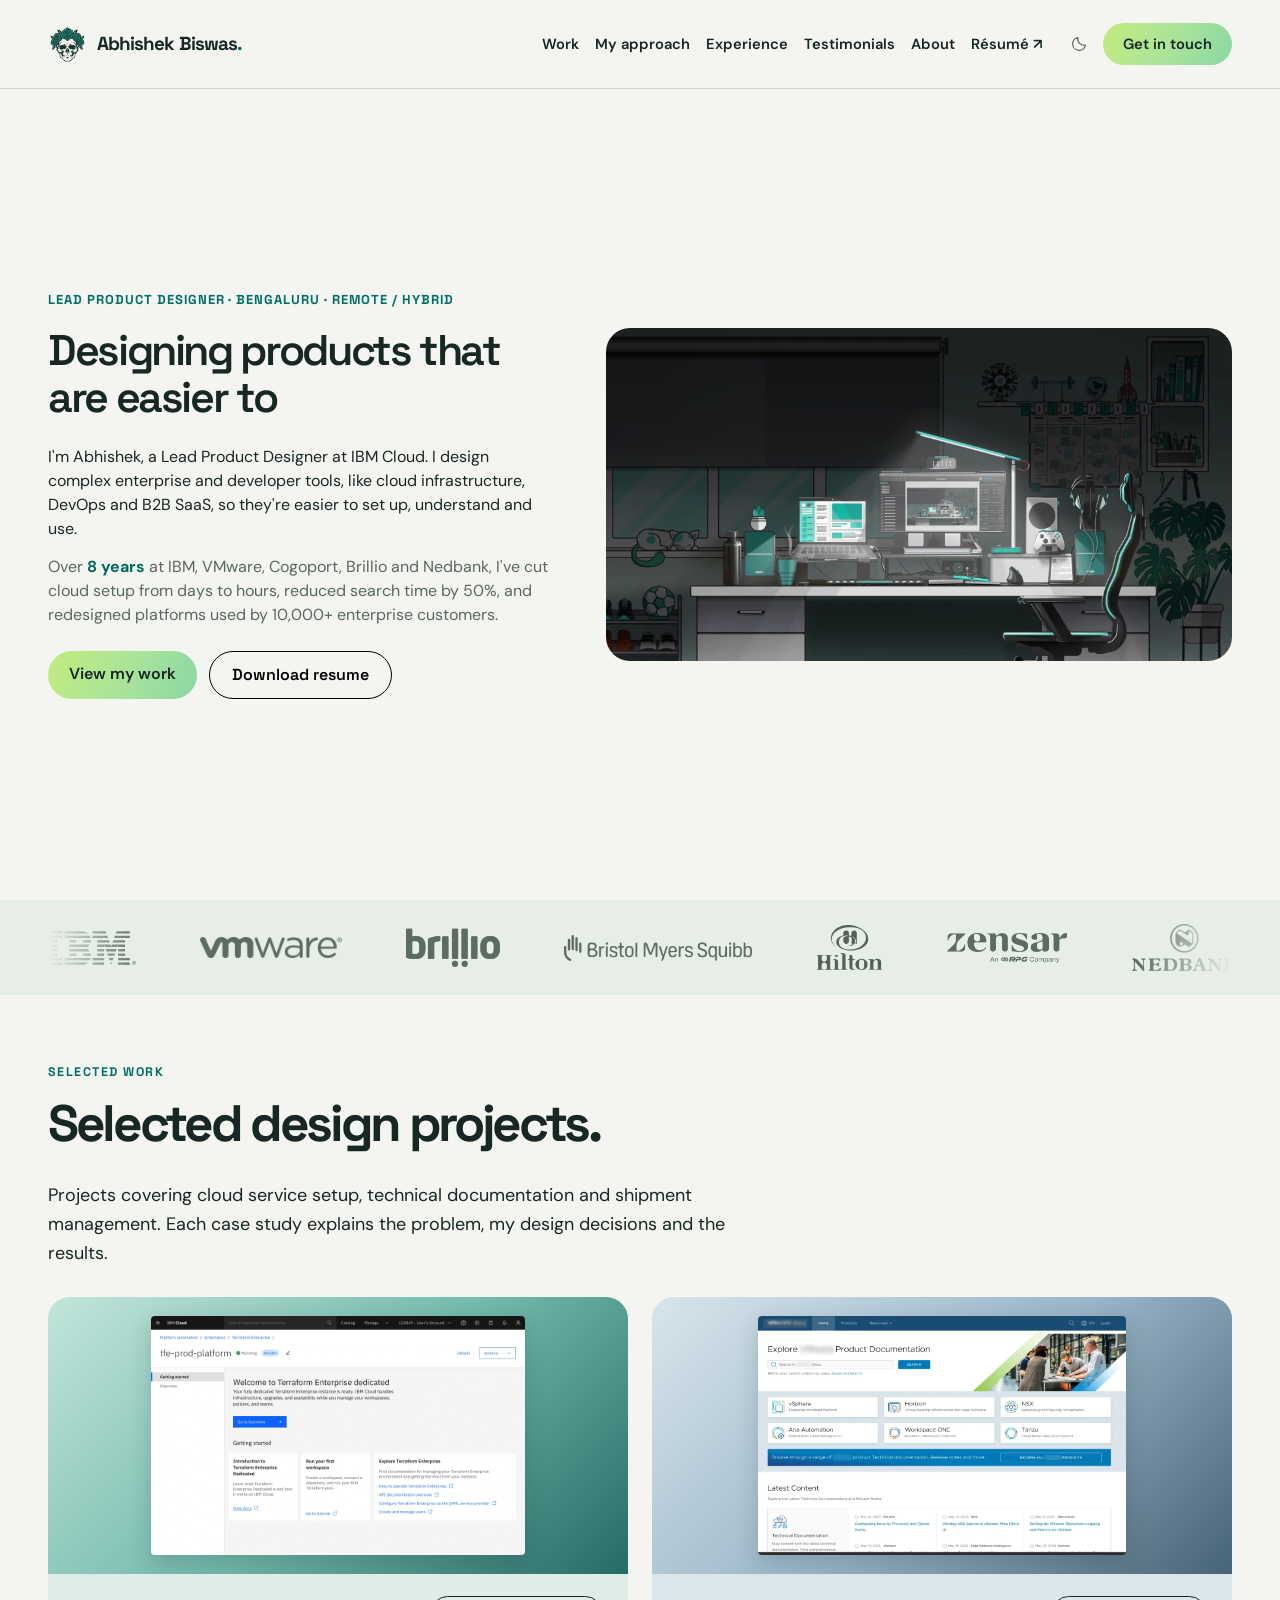
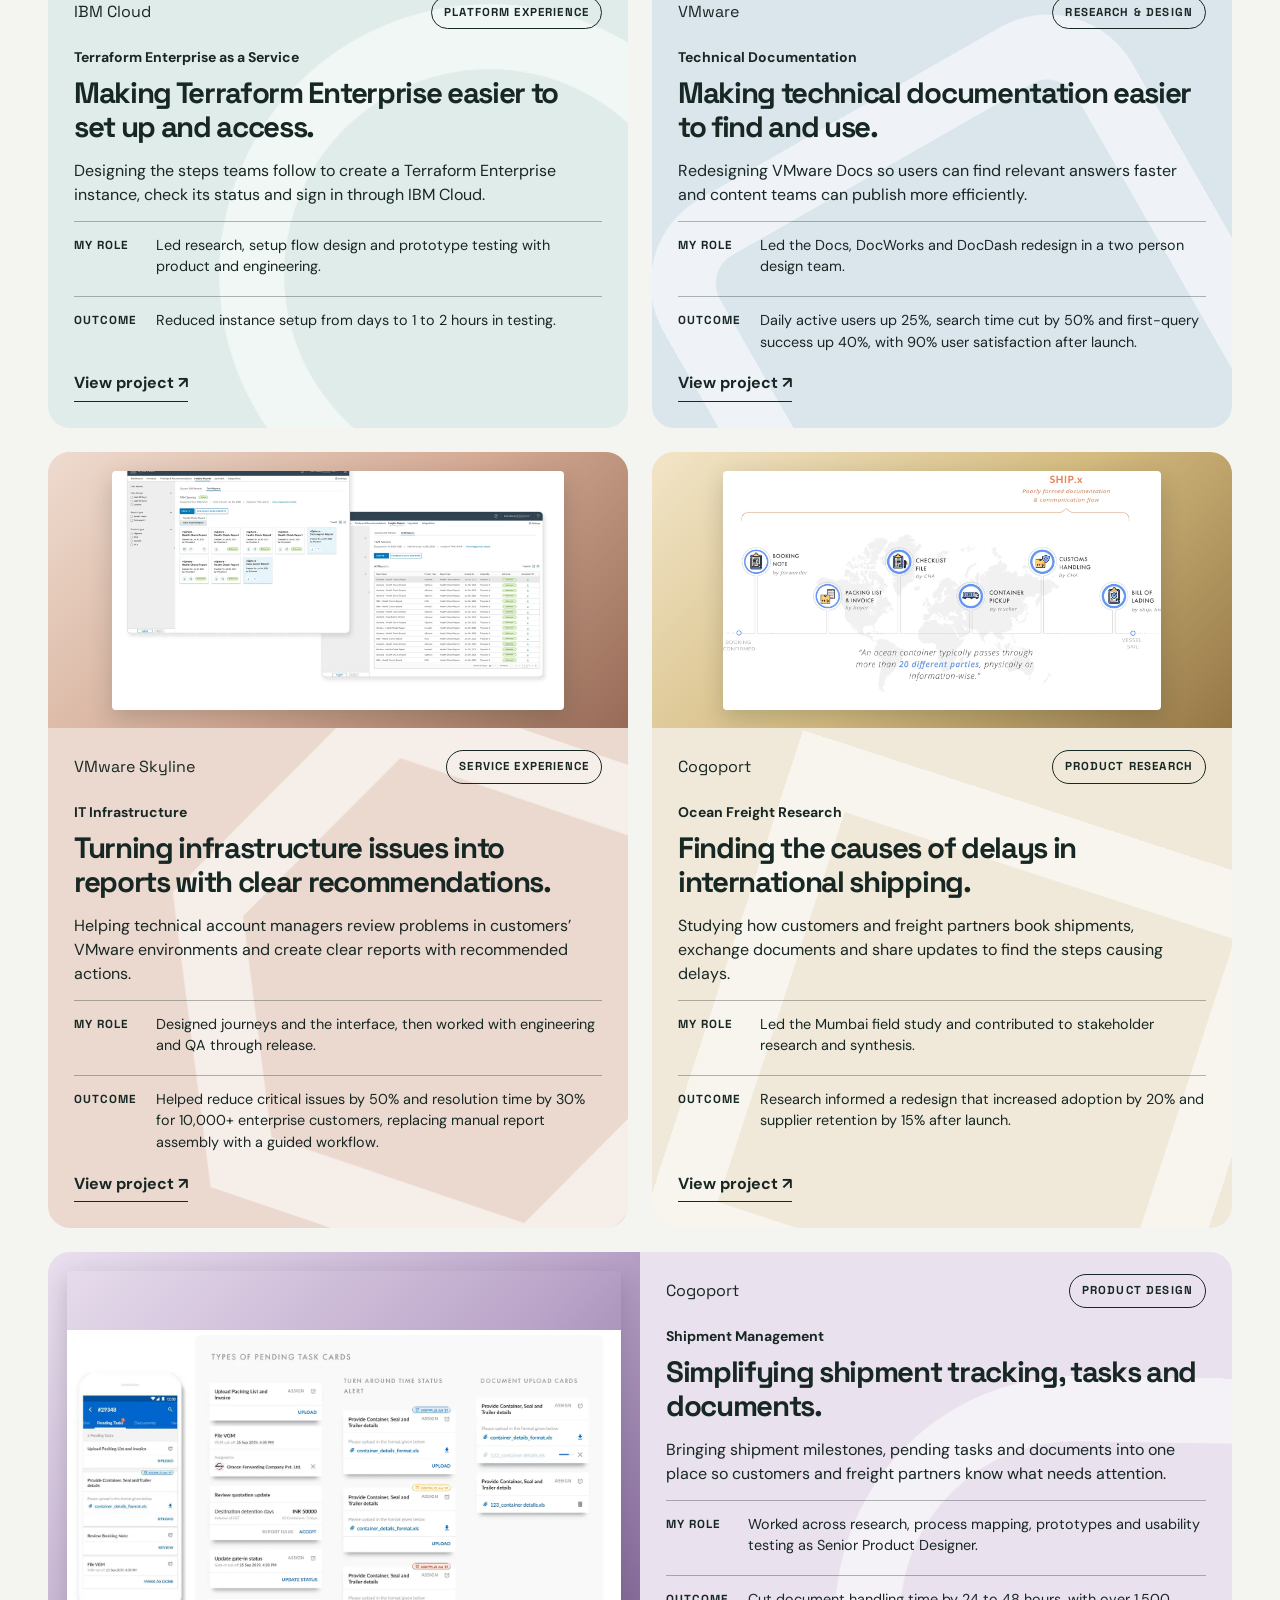
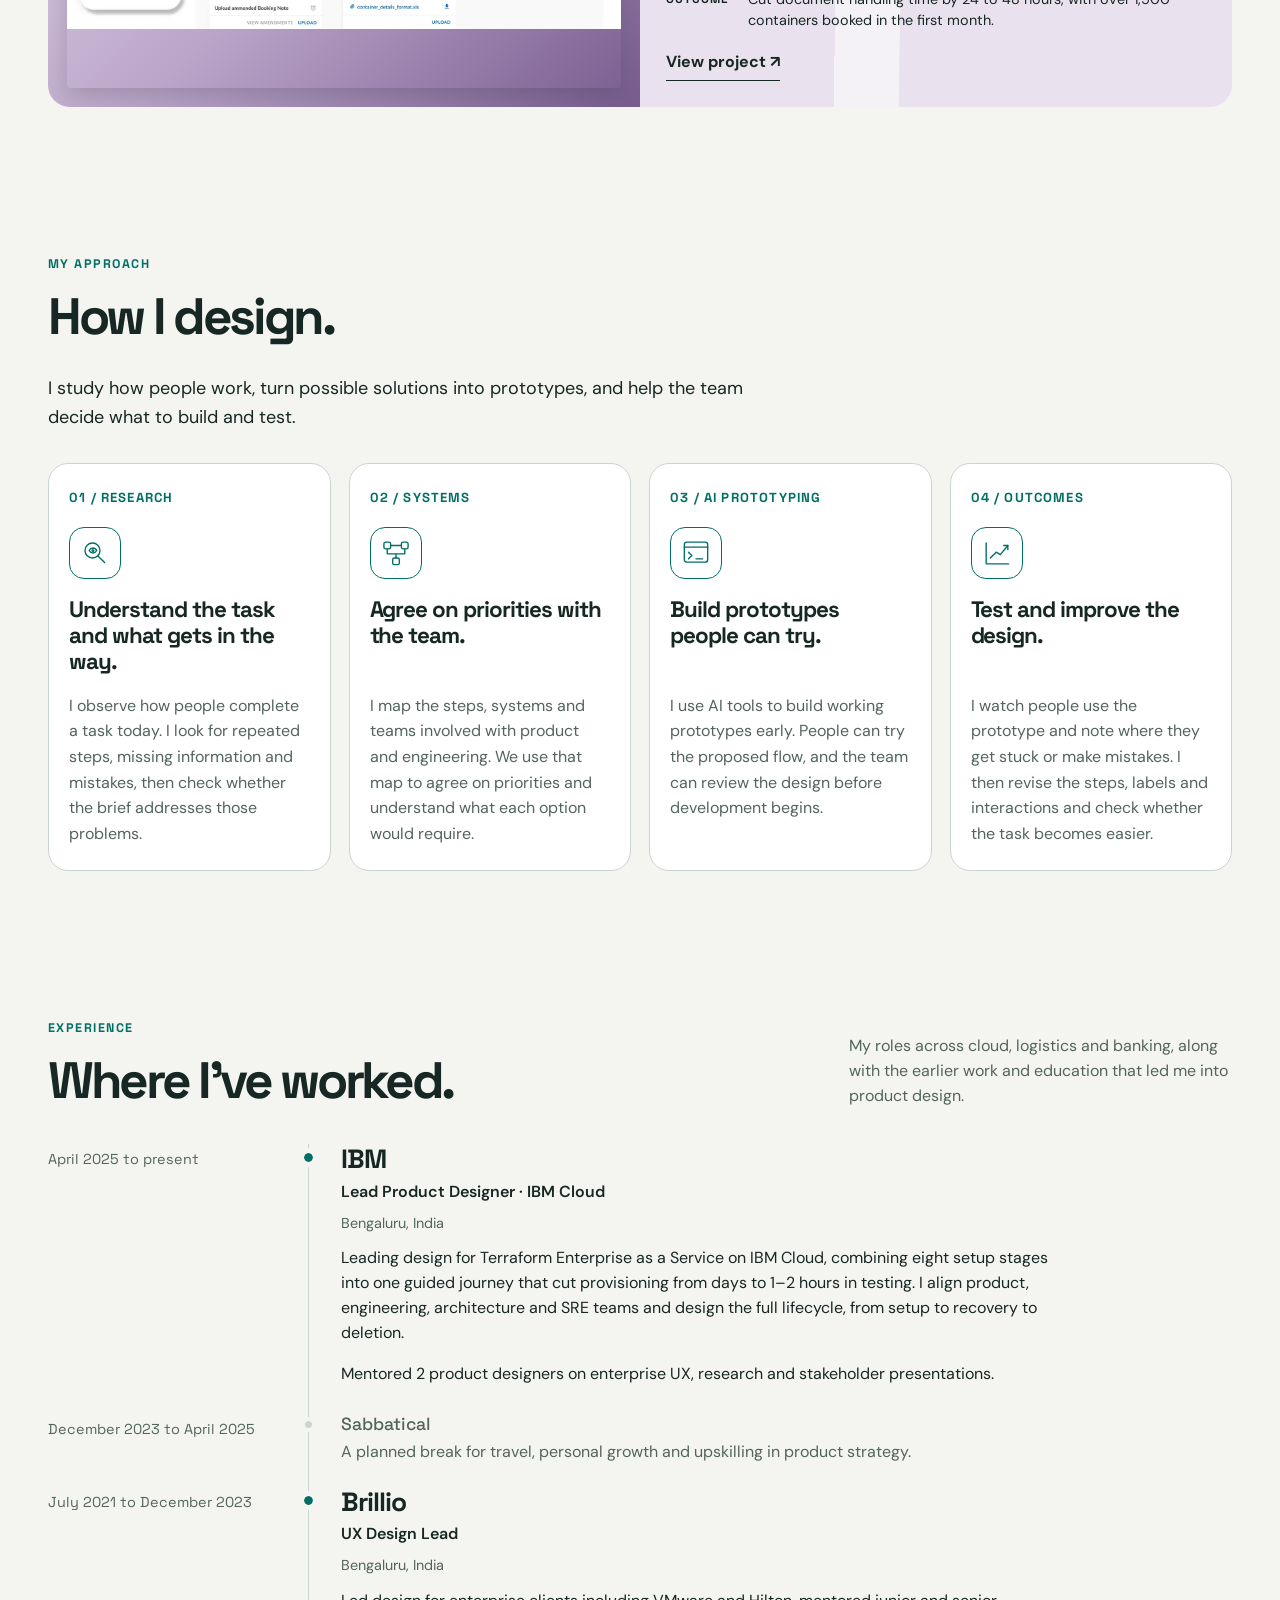
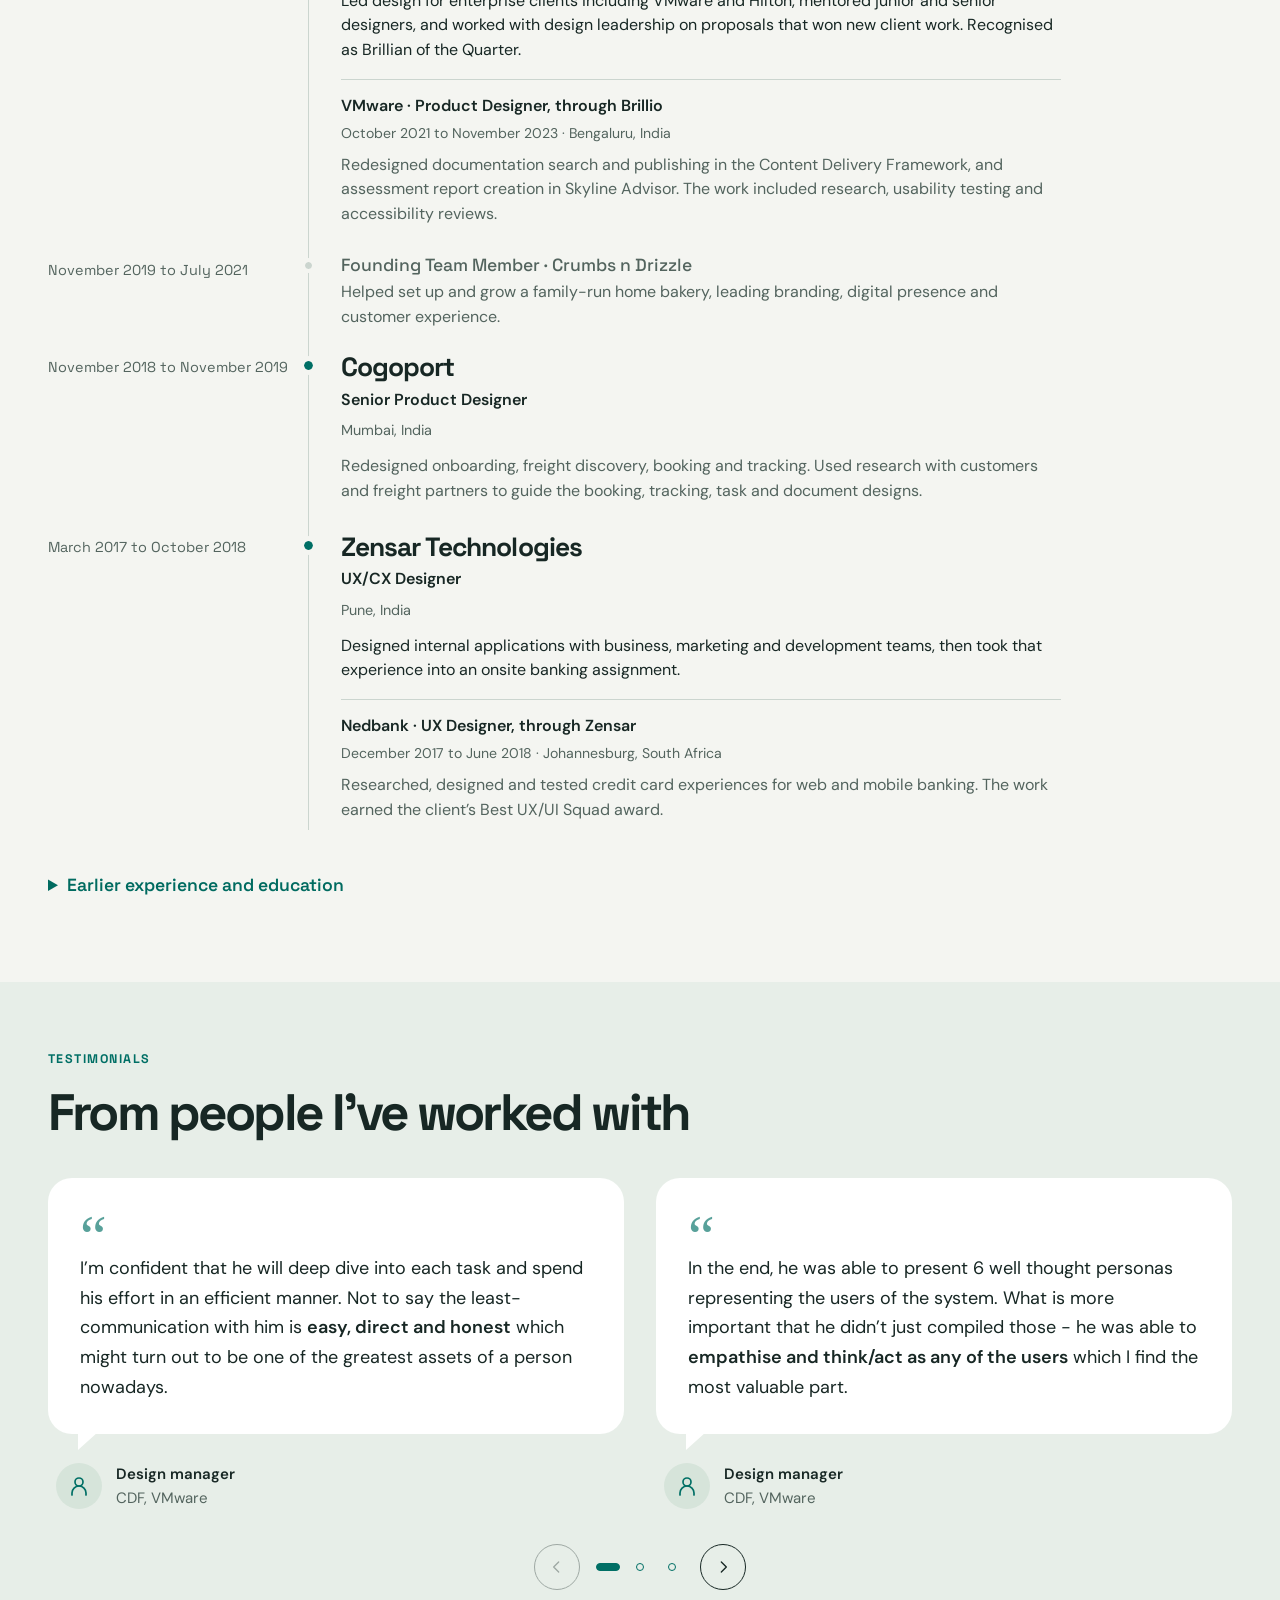
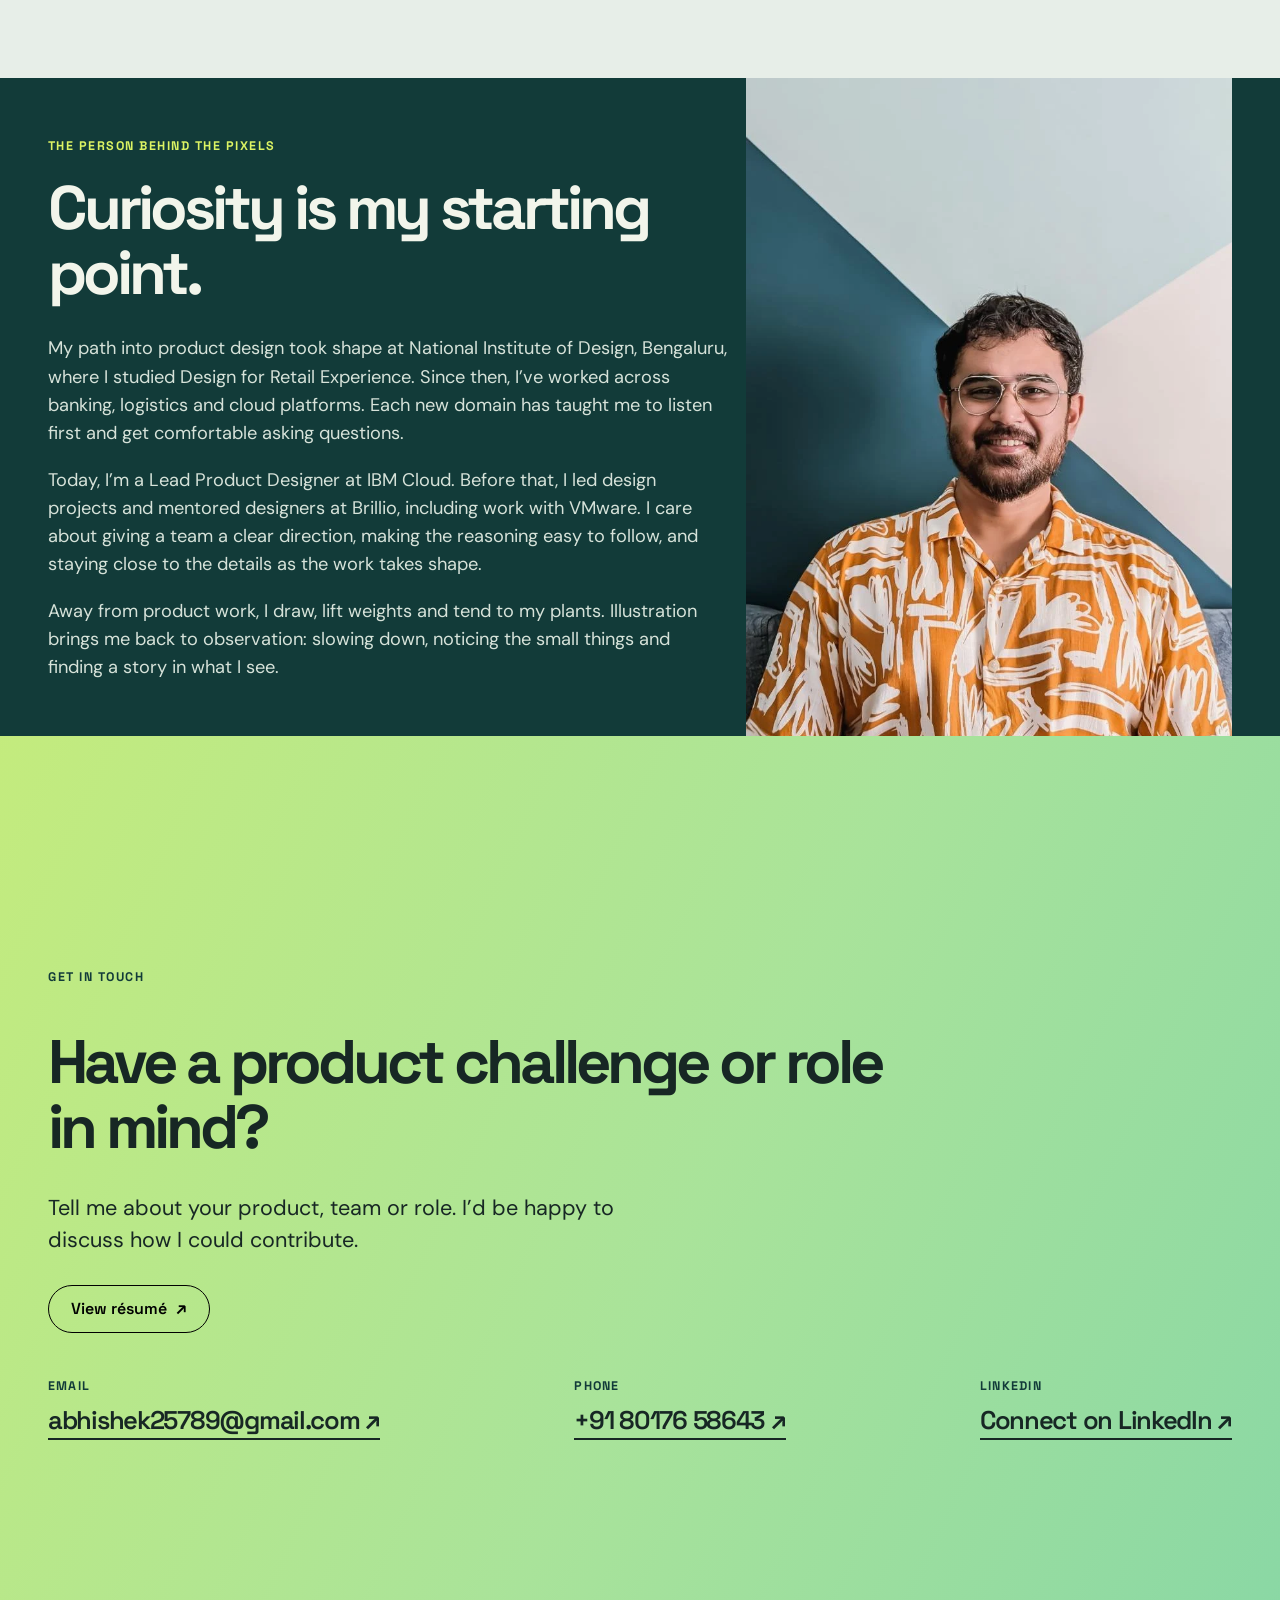
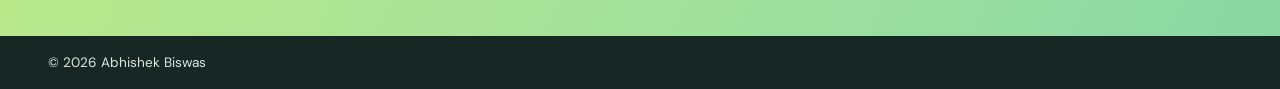
<file: index.html>
<!doctype html>
<html lang="en" data-theme="light">
<head>
  <meta charset="utf-8">
<script src="/shared/theme.js?v=189"></script>
  <meta name="viewport" content="width=device-width, initial-scale=1">
  <meta name="theme-color" content="#f4f5f1">
  <meta name="description" content="Abhishek Biswas is a Lead Product Designer at IBM Cloud in Bengaluru, working across research, cloud platforms and enterprise UX. Explore his work and approach to design.">
  <title>Abhishek Biswas- lead product designer | 8 years</title>
  <link rel="canonical" href="https://iamabhishekbiswas.com/">
  <meta name="robots" content="index, follow">
  <meta property="og:type" content="website">
  <meta property="og:site_name" content="Abhishek Biswas">
  <meta property="og:title" content="Abhishek Biswas- lead product designer | 8 years">
  <meta property="og:description" content="Product design at IBM Cloud, VMware and Cogoport. Research, interface design and testing for cloud services, documentation and freight.">
  <meta property="og:url" content="https://iamabhishekbiswas.com/">
  <script type="application/ld+json">{"@context":"https://schema.org","@type":"WebSite","name":"Abhishek Biswas","url":"https://iamabhishekbiswas.com/"}</script>
  <link rel="preconnect" href="https://fonts.googleapis.com">
  <link rel="preconnect" href="https://fonts.gstatic.com" crossorigin>
  <link href="https://fonts.googleapis.com/css2?family=DM+Sans:wght@400;500;600;700&family=Space+Grotesk:wght@400;500;600;700&display=swap" rel="stylesheet">
  <style>
    :root{--ink:#172724;--muted:#596761;--paper:#f4f5f1;--line:#cbd5cf;--teal:#008f82;--lime:#dcf363;--dark:#123b39}*{box-sizing:border-box}html{scroll-behavior:smooth}body{margin:0;background:var(--paper);color:var(--ink);font:16px/1.55 'DM Sans',sans-serif}a{color:inherit}a:focus-visible{outline:3px solid var(--teal);outline-offset:4px}h1,h2,h3,p{margin-top:0}h1,h2,h3,.brand,.tag,.number{font-family:'Space Grotesk',sans-serif}h1{font-size:clamp(3.3rem,7.3vw,7rem);line-height:1.02;letter-spacing:-.075em;font-weight:600;max-width:1050px;margin:28px 0 35px}h2{font-size:clamp(2.4rem,4.8vw,4.8rem);letter-spacing:-.065em;line-height:1.06}h3{font-size:clamp(1.5rem,2.5vw,2.4rem);line-height:1.16;letter-spacing:-.045em}.wrap{max-width:1440px;margin:auto;padding:0 clamp(22px,5vw,80px)}header{position:sticky;top:0;z-index:30;background:var(--paper);border-bottom:1px solid var(--line);transition:transform .26s ease}header.is-hidden{transform:translateY(-100%)}header .wrap{display:grid;grid-template-columns:repeat(12,minmax(0,1fr));align-items:center;min-height:88px;gap:18px}header .brand{grid-column:1 / span 4;align-self:center}header nav{grid-column:5 / -1;justify-self:end;align-self:center}.brand{text-decoration:none;font-size:1.18rem;font-weight:700;letter-spacing:-.05em}.brand b{color:var(--teal)}nav{display:flex;gap:clamp(16px,3vw,44px);align-items:center}nav a{text-decoration:none;font-size:.92rem;font-weight:600}nav a:hover,.text-link:hover{color:var(--teal)}.contact-pill{border:1px solid var(--ink);border-radius:100px;padding:11px 20px}.contact-pill:hover{background:var(--ink);color:white}.hero{display:grid;grid-template-columns:repeat(12,minmax(0,1fr));column-gap:18px;padding-top:clamp(55px,9vw,135px);padding-bottom:clamp(72px,10vw,145px)}.hero>.eyebrow{grid-column:1/-1}.hero h1{grid-column:1/11}.hero-bottom{grid-column:1/-1}.eyebrow,.section-label{font-family:'Space Grotesk',sans-serif;text-transform:uppercase;letter-spacing:.12em;font-size:.78rem;font-weight:700;color:var(--teal)}.hero h1 em{font-style:normal;color:var(--teal)}.hero-bottom{display:grid;grid-template-columns:repeat(12,minmax(0,1fr));align-items:end;gap:18px}.hero-intro{grid-column:1/span7}.hero-aside{grid-column:10/-1}.hero-intro{font-size:clamp(1.18rem,1.9vw,1.55rem);line-height:1.45;max-width:650px;margin:0}.hero-aside{color:var(--muted);max-width:235px;font-size:.9rem}.hero-aside:before{content:'';display:block;width:65px;height:1px;background:var(--teal);margin-bottom:15px}.section-heading{display:grid;grid-template-columns:repeat(12,minmax(0,1fr));align-items:end;gap:18px;margin-bottom:42px}.section-heading>div{grid-column:1/span8}.section-heading>p{grid-column:9/-1}.section-heading h2{margin:13px 0 0}.section-heading p{max-width:340px;color:var(--muted);margin:0}.work{padding-top:80px;padding-bottom:120px}.projects{display:grid;grid-template-columns:repeat(12,minmax(0,1fr));gap:18px}.project{grid-column:span 6}.project > .project-hit{position:absolute;inset:0;z-index:3;display:block;border:0}.project-hit:focus-visible{outline:4px solid var(--teal);outline-offset:-5px}.project:hover:has(.project-hit){transform:translateY(-3px);box-shadow:0 15px 35px rgba(23,39,36,.12);transition:transform .2s ease,box-shadow .2s ease}.project:first-child{grid-column:span 6;min-height:520px}.project:first-child .project-content{max-width:720px}.project{position:relative;min-height:520px;padding:36px;display:flex;flex-direction:column;justify-content:space-between;overflow:hidden;background:#e0ece9}.project:nth-child(2){background:#dbe5ec}.project.project-research{background:#f0e8d8}.project.project-shipment{background:#e9e1ed}.project:after{content:'';position:absolute;right:-75px;bottom:-155px;width:410px;height:410px;border:65px solid rgba(255,255,255,.55);border-radius:50%;pointer-events:none}.project:nth-child(2):after{border-radius:18%;transform:rotate(-24deg)}.project.project-research:after{border-radius:0;transform:rotate(24deg)}.project.project-shipment:after{width:350px;height:350px;border-radius:50% 12% 50% 12%}.project>*{position:relative;z-index:1}.project-top{display:flex;justify-content:space-between;align-items:start;gap:20px}.number{font-size:1rem}.tag{font-size:.72rem;font-weight:700;text-transform:uppercase;letter-spacing:.1em;border:1px solid currentColor;border-radius:30px;padding:7px 12px}.project-content{max-width:455px}.project-content .client{font-size:.9rem;font-weight:700;margin-bottom:13px}.project-content h3{font-size:clamp(2rem,3.4vw,3.7rem);margin-bottom:18px}.project-content p{max-width:380px;margin-bottom:29px}.text-link{display:inline-flex;gap:9px;align-items:center;font-weight:700;text-decoration:none;border-bottom:1px solid currentColor;padding-bottom:5px}.details{border-top:1px solid var(--line);padding:75px 0 100px}.details-grid{display:grid;grid-template-columns:minmax(220px,1fr) minmax(0,2fr);gap:45px}.details h2{margin:12px 0}.details-copy{font-size:clamp(1.2rem,2.2vw,1.8rem);line-height:1.42;letter-spacing:-.025em;max-width:790px}.details-copy p:last-child{margin-bottom:0}.details .meta{color:var(--muted);font-size:1rem;max-width:770px;letter-spacing:0}.detail-list{display:grid;grid-template-columns:repeat(3,1fr);gap:20px;margin-top:50px}.detail-list div{border-top:1px solid var(--line);padding-top:16px}.detail-list strong{display:block;margin-bottom:8px}.detail-list p{font-size:.92rem;color:var(--muted)}.about{background:var(--dark);color:#f2f5eb;padding:0}.about-copy{width:100%;max-width:620px;padding:55px 0 36px}.about-layout{display:grid;grid-template-columns:repeat(12,minmax(0,1fr));gap:18px;align-items:start}.about-copy{grid-column:1/span7;grid-row:1}.portrait-frame{grid-column:8/span5;grid-row:1}.about h2{margin:18px 0 28px}.about p{max-width:100%;font-size:1.14rem;color:#d6e2d9}.about .eyebrow{color:var(--lime)}.portrait{position:absolute;inset:0;width:100%;height:100%;aspect-ratio:auto;object-fit:cover;object-position:center 35%;display:block}.portrait-frame{position:relative;min-height:0;background:#dfe9e5;overflow:hidden;width:100%;max-width:none;height:auto;aspect-ratio:auto;margin-left:0;align-self:stretch;margin-bottom:0}.illustration{background:#212c2a}.illustration img{display:block;width:100%;height:clamp(260px,45vw,650px);object-fit:cover;object-position:center}.contact{background:var(--lime);padding:100px 0 90px;min-height:calc(100svh - 71px);display:flex;align-items:center}.contact .wrap{width:100%}.contact h2{max-width:850px;margin:16px 0 32px}.contact a{font-family:'Space Grotesk';font-size:clamp(1.4rem,3vw,2.8rem);font-weight:600;letter-spacing:-.05em;text-decoration:none;border-bottom:2px solid}.contact a:hover{color:var(--teal)}footer{background:var(--ink);color:#dbe7de;padding:25px 0}footer .wrap{display:flex;justify-content:space-between;gap:20px;font-size:.85rem}footer a{text-decoration:none}@media(max-width:780px){header .wrap{display:flex;justify-content:space-between;min-height:72px}nav{gap:16px}nav a{font-size:.82rem}.contact-pill{padding:8px 12px}.hero{display:block;padding-top:80px}.hero-bottom{display:block}.hero-aside{margin-top:35px}.section-heading{display:block}.section-heading p{margin-top:18px}.projects{grid-template-columns:1fr}.project{grid-column:auto}.project:first-child{grid-column:auto;min-height:450px}.project{min-height:450px}.details-grid{grid-template-columns:1fr}.detail-list{grid-template-columns:1fr}.about-layout{grid-template-columns:1fr;gap:26px}.about-copy{grid-column:auto;grid-row:auto;max-width:none;padding:0}.portrait-frame{grid-column:auto;grid-row:auto}.portrait{position:static;inset:auto;height:auto;aspect-ratio:4/4.7}.portrait-frame{align-self:end;height:auto;aspect-ratio:auto;margin-bottom:0;width:100vw;max-width:none;margin-left:calc(50% - 50vw);margin-right:0}.portrait{object-position:right 35%}.illustration img{height:clamp(230px,52vw,380px);object-position:right center}}@media(max-width:460px){header .wrap{padding-inline:16px;gap:8px}nav{gap:9px}nav a{font-size:.78rem;white-space:nowrap}nav a:nth-child(1),nav a:nth-child(2){display:none}.brand{font-size:.88rem;white-space:nowrap}.contact-pill{padding:7px 10px}.project{padding:26px;min-height:420px}.project-content h3{font-size:2.2rem}.tag{font-size:.65rem}.work{padding-bottom:70px}.details{padding:60px 0}.about{padding:48px 0 0}.contact{padding:75px 0;min-height:calc(100svh - 110px)}footer .wrap{display:block}.about-layout{grid-template-columns:1fr;gap:24px;align-items:start}.portrait-frame{align-self:end;width:100vw;max-width:none;margin-left:calc(50% - 50vw);margin-right:0}.about h2{margin:10px 0 14px;overflow-wrap:break-word}.about p{font-size:1rem;line-height:1.45}.about .eyebrow{font-size:.75rem}footer span{display:block;margin:5px 0}}
.portrait-frame{background:var(--dark)}
.contact-links{display:flex;flex-wrap:wrap;align-items:center;gap:16px 28px;margin-top:28px}
.contact .contact-links a{font-size:clamp(1rem,1.5vw,1.22rem);letter-spacing:-.02em;border-bottom:1px solid;padding-bottom:3px}
.contact .resume-button{display:inline-flex;align-items:center;justify-content:center;min-height:48px;padding:12px 22px;margin:0 0 25px;background:var(--ink);color:var(--lime);border:1px solid var(--ink);border-radius:999px;font-size:1rem;letter-spacing:0;font-weight:600}.contact .resume-button:not(:disabled):hover{background:var(--dark);color:#fff}.contact .resume-button:disabled{cursor:default;opacity:1}.contact .email-link{display:block;width:max-content;max-width:100%;overflow-wrap:anywhere}
.hero-word{display:inline-grid;position:relative;vertical-align:baseline;overflow:hidden;white-space:nowrap;color:var(--teal);max-width:100%;line-height:1.06}
.hero-word::before{content:"understand.";grid-area:1/1;visibility:hidden}
.hero-word em{grid-area:1/1;display:block;font-style:normal;opacity:0;transform:translateX(105%);animation:hero-word-swipe 8s cubic-bezier(.22,1,.36,1) infinite}
.hero-word em:nth-child(2){animation-delay:2s}.hero-word em:nth-child(3){animation-delay:4s}.hero-word em:nth-child(4){animation-delay:6s}
@keyframes hero-word-swipe{0%{opacity:0;transform:translateX(105%)}5%,20%{opacity:1;transform:translateX(0)}25%,100%{opacity:0;transform:translateX(-105%)}}
@media(prefers-reduced-motion:reduce){.hero-word em{animation:none;transform:none;opacity:0}.hero-word em:first-child{opacity:1}}
.contact-label{display:inline-flex;align-items:center;position:relative;min-height:72px;vertical-align:middle;white-space:pre}
.contact-label .label-text{display:inline-block;white-space:pre}
.contact-label .label-letter{display:inline-block;white-space:pre;transform-origin:center;will-change:transform,opacity}
.contact-label.is-ready .label-letter{animation:letter-to-hand 7.2s cubic-bezier(.65,0,.25,1) infinite}
.contact-label .label-hand{position:absolute;left:0;top:50%;width:72px;height:72px;transform:translateY(-50%) scale(.82);opacity:0;pointer-events:none}
.contact-label.is-ready .label-hand{animation:hand-resolve 7.2s cubic-bezier(.2,.8,.2,1) infinite}
.contact-label .label-hand img{display:block;width:72px;height:72px;object-fit:contain}
@media(max-width:460px){.contact-label{min-height:64px}.contact-label .label-hand,.contact-label .label-hand img{width:64px;height:64px}}
/* Each 288 ms handoff fades out completely before the other element fades in. */
@keyframes letter-to-hand{0%,25%{opacity:1;transform:translateX(0) scale(1)}27%,87%{opacity:0;transform:translateX(var(--to-x)) scale(.42)}89%,100%{opacity:1;transform:translateX(0) scale(1)}}
@keyframes hand-resolve{0%,27%{opacity:0;transform:translateY(-50%) scale(.82)}29%,85%{opacity:1;transform:translateY(-50%) scale(1)}87%,100%{opacity:0;transform:translateY(-50%) scale(.82)}}
/* Touch screens fade two stable layers rather than scaling every individual letter. */
@media(hover:none),(pointer:coarse){
 .contact-label.is-ready .label-letter{animation:none;transform:none;opacity:1;will-change:auto}
 .contact-label.is-ready .label-text{animation:contact-text-fade 7.2s ease-in-out infinite;will-change:opacity}
 .contact-label.is-ready .label-hand{animation:contact-skull-fade 7.2s ease-in-out infinite;transform:translateY(-50%);will-change:opacity}
}
@keyframes contact-text-fade{0%,25%,89%,100%{opacity:1}27%,87%{opacity:0}}
@keyframes contact-skull-fade{0%,27%,87%,100%{opacity:0}29%,85%{opacity:1}}
@media(prefers-reduced-motion:reduce){.contact-label.is-ready .label-text,.contact-label.is-ready .label-letter,.contact-label.is-ready .label-hand{animation:none;will-change:auto}.contact-label .label-hand{display:none}}
.projects .project{border-radius:22px}.projects .project:after{--shape-base-angle:0deg;transform:translate3d(var(--shape-shift-x,0px),var(--shape-shift-y,0px),0) rotate(calc(var(--shape-base-angle) + var(--shape-turn,0deg)));transition:transform .12s linear;will-change:transform}.project:nth-child(2):after{--shape-base-angle:-24deg}.project.project-research:after{--shape-base-angle:24deg}@media(prefers-reduced-motion:reduce){.projects .project:after{transform:rotate(var(--shape-base-angle));transition:none}}
.collaborations{padding:20px 0 0}.collaborations .section-label{display:block;margin-bottom:12px;color:#f2f5eb}.logo-grid{display:grid;grid-template-columns:repeat(4,minmax(0,1fr));align-items:center;gap:8px 14px}.logo-cell{min-width:0;height:38px;display:flex;align-items:center;justify-content:flex-start}.logo-cell img{display:block;max-width:100%;max-height:28px;width:auto;height:auto;object-fit:contain}.logo-cell:nth-child(1){grid-area:1/1}.logo-cell:nth-child(2){grid-area:1/2}.logo-cell:nth-child(3){grid-area:1/3}.logo-cell:nth-child(4){grid-area:2/1}.logo-cell:nth-child(5){grid-area:1/4}.logo-cell:nth-child(6){grid-area:2/2}.logo-cell:nth-child(7){grid-area:2/3}.logo-cell:nth-child(1) img{width:82px}.logo-cell:nth-child(2) img{width:100px}.logo-cell:nth-child(3) img{width:82px}.logo-cell:nth-child(4) img{width:94px}.logo-cell:nth-child(5) img{width:95px}.logo-cell:nth-child(6) img{width:82px}.logo-cell:nth-child(7) img{width:92px}@media(max-width:460px){.logo-cell:nth-child(4){grid-area:2/1/3/3}.logo-cell:nth-child(6){grid-area:2/3}.logo-cell:nth-child(7){grid-area:2/4}.collaborations{padding-top:16px}.logo-grid{gap:6px 8px}.logo-cell{height:34px}.logo-cell img{max-height:24px}}
@media(max-width:900px) and (orientation:landscape){.about{padding-top:0}.about-copy{padding:42px 0 35px}.portrait-frame{align-self:stretch;height:auto;aspect-ratio:auto;margin-bottom:0}.portrait{position:absolute;inset:0;height:100%;aspect-ratio:auto}.about-layout{grid-template-columns:repeat(12,minmax(0,1fr));gap:12px;align-items:start}.about-copy{grid-column:1/span7;grid-row:1}.portrait-frame{grid-column:8/span5;grid-row:1}.portrait-frame{width:100%;max-width:none;margin-left:0;margin-right:0;align-self:stretch}.portrait{object-position:center 35%}}
@media(max-width:900px) and (orientation:landscape){html{-webkit-text-size-adjust:100%;text-size-adjust:100%}.about-layout{column-gap:clamp(14px,2vw,24px)}.about-copy{min-width:0;max-width:100%;padding:clamp(22px,3vw,36px) 0 28px}.about h2{max-width:100%;overflow-wrap:break-word}.about p{max-width:100%;font-size:clamp(.95rem,1.75vw,1.06rem);line-height:1.45;overflow-wrap:break-word}.portrait-frame{min-width:0}}

  .about-contact-stack{position:relative;isolation:isolate}.about-contact-stack.can-pin .about{position:sticky;top:0;z-index:0}.about-contact-stack .contact{position:relative;z-index:1}
  .intro-stack{position:relative;isolation:isolate}.intro-stack .illustration{position:sticky;top:0;z-index:0}.intro-stack .hero{position:relative;z-index:1;max-width:none;padding-inline:max(clamp(22px,5vw,80px),calc((100vw - 1440px)/2 + 80px));background:var(--paper)}

  /* Extra reflected light stays registered to the illustration; the original flicker is unchanged. */
  .motion .room-pulse{opacity:.04;animation:room-light 10.9s ease-in-out infinite;will-change:opacity}
  .motion .screen-pulse{opacity:.025;animation:screen-light 8.7s ease-in-out infinite;will-change:opacity}
  @keyframes room-light{0%,100%{opacity:.04}18%{opacity:.085}39%{opacity:.055}57%{opacity:.13}76%{opacity:.07}89%{opacity:.10}}
  @keyframes screen-light{0%,100%{opacity:.025}24%{opacity:.075}43%{opacity:.04}69%{opacity:.11}87%{opacity:.05}}
  @media(prefers-reduced-motion:reduce){.motion .room-pulse,.motion .screen-pulse{animation:none;opacity:0}}
  .illustration{position:relative;overflow:hidden}.illustration .motion{position:absolute;inset:0;width:100%;height:clamp(260px,45vw,650px);pointer-events:none;overflow:hidden}.illustration .motion.mobile{display:none}.motion .lamp-glow{opacity:.45}.motion .lamp-outage{opacity:0;animation:lamp-outage 5.2s linear infinite}.motion .screen-glitch{opacity:0;animation:screen-twitch 5.2s steps(1,end) infinite}@keyframes lamp-outage{0%,29.4%,34%,100%{opacity:0}29.7%,31.1%{opacity:.98}31.4%{opacity:0}32%,33.2%{opacity:.72}}@keyframes screen-twitch{0%,29.6%,31.2%,31.9%,33.3%,100%{opacity:0;transform:translateX(0)}29.7%,31.1%{opacity:.6;transform:translateX(.7px)}32%,33.2%{opacity:.42;transform:translateX(-.7px)}}@media(max-width:900px){.illustration .motion{height:clamp(230px,52vw,380px)}.illustration .motion.desktop{display:none}.illustration .motion.mobile{display:block}}@media(prefers-reduced-motion:reduce){header{transition:none}.motion .lamp-glow{opacity:.45}.motion .lamp-outage,.motion .screen-glitch{animation:none;opacity:0}}

    .process{padding-top:clamp(80px,9vw,125px);padding-bottom:clamp(85px,10vw,140px)}
    .process-intro{display:grid;grid-template-columns:repeat(12,minmax(0,1fr));gap:18px;align-items:start;margin-bottom:clamp(56px,7vw,96px)}
    .process-intro>div{grid-column:1/span8}.process-intro>p{grid-column:1/span10;margin:12px 0 0;font-size:clamp(1.18rem,1.9vw,1.55rem);line-height:1.5;color:var(--ink);max-width:850px}
    .process h2{margin:14px 0 0}.process-steps{display:grid;grid-template-columns:repeat(12,minmax(0,1fr));gap:24px 18px;list-style:none;margin:0;padding:0}
    .process-steps li{grid-column:span 3;grid-row:span 4;min-width:0;border:1px solid var(--line);border-radius:20px;background:#fff;padding:28px 24px;display:grid;grid-template-rows:subgrid;align-items:start;transition:border-color .2s ease}.process-steps li:hover,.process-steps li:focus-within{border-color:var(--teal)}
    .process-steps .step-number{display:block;color:var(--teal);font-family:'Space Grotesk',sans-serif;font-size:.82rem;font-weight:700;letter-spacing:.09em;text-transform:uppercase}
    .process-steps h3{font-size:clamp(1.5rem,1.9vw,1.85rem);margin:0;max-width:none}.process-steps p{max-width:none;color:var(--muted);font-size:1rem;line-height:1.6;margin:0}
    .process-icon{appearance:none;cursor:pointer;background:transparent;display:grid;place-items:center;width:64px;height:64px;border:1.5px solid var(--teal);border-radius:18px;color:var(--teal);margin:0;transition:background .25s ease,color .25s ease,border-radius .35s ease}
    .process-icon:focus-visible{outline:3px solid var(--teal);outline-offset:4px}.process-icon svg{width:36px;height:36px;fill:none;stroke:currentColor;stroke-width:1.65;stroke-linecap:round;stroke-linejoin:round;transition:transform .35s cubic-bezier(.2,.8,.2,1)}
    .process-steps li:hover .process-icon,.process-steps li:focus-within .process-icon,.process-steps li:has(.process-icon[aria-pressed="true"]) .process-icon{background:var(--ink);color:var(--lime);border-color:var(--ink);border-radius:24px}
    .process-steps li:hover .process-icon svg,.process-steps li:focus-within .process-icon svg,.process-steps li:has(.process-icon[aria-pressed="true"]) .process-icon svg{transform:rotate(-8deg) scale(1.08)}
    @media(max-width:1100px){.process-steps li{grid-column:span 6}}
    @media(max-width:780px){.process-intro{display:block}.process-intro>p{margin-top:22px;max-width:560px}}
    @media(max-width:600px){.process-steps li{grid-column:1/-1;padding:24px}.process-intro{margin-bottom:40px}}
    @media(prefers-reduced-motion:reduce){.process-icon,.process-icon svg{transition:none}}
    .brand{display:inline-flex;align-items:center;gap:10px;white-space:nowrap}.brand-mark{display:block;flex:none;width:39px;height:39px;object-fit:contain}@media(max-width:460px){.brand{gap:6px}.brand-mark{width:32px;height:32px}}@media(max-width:380px){.brand{font-size:.76rem;gap:4px}.brand-mark{width:28px;height:28px}header .wrap{padding-inline:12px}nav a{font-size:.72rem}.contact-pill{padding:6px 8px}}
    nav .contact-pill{background:var(--lime);border-color:var(--lime);color:var(--ink);transition:background .2s ease,color .2s ease,border-color .2s ease}nav .contact-pill:hover,nav .contact-pill:focus-visible{background:var(--ink);border-color:var(--ink);color:var(--lime)}
    .contact .resume-button{background:transparent;color:var(--ink);border-color:var(--ink);transition:background .2s ease,color .2s ease}.contact .resume-button:hover,.contact .resume-button:disabled:hover{background:var(--ink);color:var(--lime)}
    .contact-intro{max-width:580px;font-size:clamp(1.1rem,1.7vw,1.35rem);line-height:1.5;margin:0 0 28px}

    .career{padding-block:clamp(72px,8vw,116px)}
    .career-heading{display:grid;grid-template-columns:repeat(12,minmax(0,1fr));gap:18px;margin-bottom:48px}.career-heading>div{grid-column:1/9}.career-heading h2{margin:14px 0 0}.career-heading>p{grid-column:9/-1;color:var(--muted);align-self:end;margin:0}
    .career-list{list-style:none;margin:0;padding:0}.career-list>li{display:grid;grid-template-columns:repeat(12,minmax(0,1fr));gap:18px;position:relative}.career-date{grid-column:1/4;font-family:'Space Grotesk',sans-serif;font-size:.9rem;color:var(--muted);padding:4px 0 38px}
    .career-entry{grid-column:4/-1;position:relative;border-left:1px solid var(--line);padding:0 0 40px 32px;min-width:0}.career-entry:before{content:'';position:absolute;left:-5px;top:9px;width:9px;height:9px;border-radius:50%;background:var(--teal);outline:5px solid var(--paper)}.career-entry h3{font-size:clamp(1.5rem,2.3vw,2rem);margin:0 0 5px;letter-spacing:-.035em}.career-role{font-weight:600;margin:0 0 12px}.career-entry p:last-child{color:var(--muted);max-width:720px;margin:0}.career-assignment{padding:18px 0 0;margin-top:18px;border-top:1px solid var(--line);max-width:720px}.career-assignment strong{display:block;font-weight:600;margin-bottom:4px}.career-assignment span{display:block;font-size:.88rem;color:var(--muted);margin-bottom:8px}.career-list>li:last-child .career-entry{padding-bottom:8px}
    .career-earlier{margin-top:40px;padding-top:24px}.career-earlier summary{font-family:'Space Grotesk',sans-serif;font-weight:600;font-size:1.1rem;cursor:pointer}.career-earlier[open] summary{margin-bottom:30px}.career-education{font-size:.95rem;color:var(--muted);margin:30px 0 0;max-width:850px}.career-education strong{color:var(--ink)}
    @media(max-width:700px){.career-heading{display:block}.career-heading>p{margin-top:20px;max-width:500px}.career-list>li{display:block;padding-left:20px;border-left:1px solid var(--line);margin-left:5px}.career-date{padding:0 0 10px;font-size:.83rem}.career-entry{border-left:0;padding:0 0 32px}.career-entry:before{left:-25px;top:-26px}.career-list>li:last-child .career-entry{padding-bottom:8px}}

    .project-content .outcome{display:grid;grid-template-columns:72px minmax(0,1fr);gap:10px;border-top:1px solid rgba(23,39,36,.32);padding-top:13px;margin:0 0 22px;max-width:420px;font-size:.88rem;line-height:1.42}
    .project-content .outcome strong{font-family:'Space Grotesk',sans-serif;font-size:.73rem;letter-spacing:.08em;text-transform:uppercase;padding-top:2px}
    .project-content p:has(+ .outcome){margin-bottom:14px}
    .career-gap .career-date,.career-gap .career-entry h3{color:var(--muted)}.career-gap .career-entry{padding-bottom:26px}.career-gap .career-entry h3{font-size:1.1rem;letter-spacing:0;font-weight:500}.career-gap .career-entry:before,.career-list>li.career-gap:first-child .career-entry:before{width:7px;height:7px;left:-4px;top:7px;background:var(--line);box-shadow:none;outline:4px solid var(--paper)}
    @media(max-width:700px){.career-gap .career-entry:before{top:-24px;left:-24px}}@media(max-width:460px){.project-content .outcome{grid-template-columns:1fr;gap:2px;font-size:.84rem}}

    .contact{background:radial-gradient(ellipse 60% 75% at 90% 12%,rgba(0,143,130,.45),transparent 78%),linear-gradient(125deg,#dcf363 0%,#bce88c 40%,#74cda7 76%,#45b8a4 100%)}
    .contact-grid{display:grid;grid-template-columns:repeat(3,max-content);justify-content:space-between;column-gap:clamp(24px,3vw,44px);row-gap:36px;width:100%;max-width:none;margin-top:44px}.contact-grid>div{min-width:0}.contact-detail-label{display:block;font-family:'Space Grotesk',sans-serif;font-size:.78rem;letter-spacing:.1em;text-transform:uppercase;font-weight:700;margin-bottom:8px;color:var(--dark)}
    @media(max-width:900px){.contact-grid{grid-template-columns:minmax(0,1fr);row-gap:28px}}
    .contact .contact-grid a{display:inline-block;font-size:clamp(1.13rem,2vw,1.9rem);overflow-wrap:anywhere;line-height:1.32}.contact .contact-resume{margin-top:4px}.contact .contact-resume .resume-button{font-family:'Space Grotesk',sans-serif;font-size:1rem;line-height:1.25;text-decoration:none;border:1px solid var(--ink);border-radius:999px;padding:14px 25px;margin:0;background:transparent;color:var(--ink);letter-spacing:0;min-height:50px;transition:background .2s ease,color .2s ease}.contact .contact-resume .resume-button:hover,.contact .contact-resume .resume-button:focus-visible{background:var(--ink);color:var(--lime)}
    .career-scroll{overflow-x:auto;overscroll-behavior-inline:contain;scrollbar-color:var(--teal) var(--line);scrollbar-width:thin;padding-bottom:22px;outline-offset:5px}.career-scroll:focus-visible{outline:3px solid var(--teal)}.career-scroll .career-list{display:flex;align-items:stretch;gap:0;min-width:max-content}.career-scroll .career-list>li,.career-earlier .career-scroll .career-list>li{display:block;flex:0 0 clamp(270px,27vw,350px);width:clamp(270px,27vw,350px);min-width:0;margin:26px 0 0;padding:30px 24px 0;border-top:1px solid var(--line);border-left:0}.career-scroll .career-date{font-size:.84rem;padding:0 0 22px;color:var(--teal);min-height:44px}.career-scroll .career-entry{border:0;padding:0 0 18px;position:static}.career-scroll .career-entry:before,.career-scroll .career-list>li:first-child .career-entry:before{left:20px;top:-5px;width:9px;height:9px;outline:4px solid var(--paper)}.career-scroll .career-entry h3{font-size:clamp(1.35rem,1.8vw,1.8rem)}.career-scroll .career-role{font-size:.96rem}.career-scroll .career-entry p:last-child{font-size:.93rem;line-height:1.5}.career-scroll .career-gap .career-date,.career-scroll .career-gap h3{color:var(--muted)}.career-scroll .career-gap .career-entry:before,.career-scroll .career-list>li.career-gap:first-child .career-entry:before{background:var(--line);box-shadow:none;width:7px;height:7px;left:21px;top:-4px}.career-scroll .career-gap h3{font-size:1.1rem}
    @media(max-width:700px){.career-scroll .career-list>li,.career-earlier .career-scroll .career-list>li{flex-basis:min(80vw,330px);width:min(80vw,330px);padding-inline:18px}.career-scroll .career-entry:before,.career-scroll .career-list>li:first-child .career-entry:before{left:15px;top:-5px}.career-scroll .career-gap .career-entry:before{left:16px;top:-4px}.mobile-hint{display:inline}.desktop-hint{display:none}.contact-grid{grid-template-columns:1fr;row-gap:28px}.contact .contact-resume{margin-top:4px}}
    .career-scroll .career-early{background:linear-gradient(180deg,rgba(0,143,130,.055),rgba(0,143,130,.015));border-top-color:rgba(0,143,130,.42)}
    .career-scroll .career-foundation{background:linear-gradient(180deg,rgba(23,39,36,.065),rgba(23,39,36,.018));border-top-color:var(--muted)}
    .career-scroll .career-early .career-entry:before{background:var(--teal);width:7px;height:7px;left:21px;top:-4px}
    .career-scroll .career-foundation .career-entry:before{background:var(--muted);width:7px;height:7px;left:21px;top:-4px}
    .career-scroll .career-early .career-entry h3,.career-scroll .career-foundation .career-entry h3{font-size:clamp(1.2rem,1.55vw,1.52rem)}
    .career-scroll .career-early .career-date,.career-scroll .career-foundation .career-date{color:var(--muted)}
    .career-stage{position:absolute;top:5px;left:24px;font:700 .7rem/1.3 'Space Grotesk',sans-serif;letter-spacing:.1em;text-transform:uppercase;color:var(--teal)}
    .career-foundation .career-stage{color:var(--muted)}
    @media(max-width:700px){.career-scroll .career-early .career-entry:before,.career-scroll .career-foundation .career-entry:before{left:16px}.career-stage{left:18px}}
    /* Keep the contact fold bright green; reserve the colour shift for buttons. */
    .contact{background:var(--lime)}
    nav .contact-pill{background:linear-gradient(115deg,var(--lime) 0%,#a7e5a0 56%,#70cdb3 100%);border-color:var(--ink);color:var(--ink);transition:background .2s ease,color .2s ease}
    nav .contact-pill:hover,nav .contact-pill:focus-visible{background:linear-gradient(115deg,var(--ink),var(--dark) 62%,#08685e);border-color:var(--ink);color:var(--lime)}
    .contact .contact-resume .resume-button{background:var(--ink);color:var(--paper);border-color:var(--ink)}
    .contact .contact-resume .resume-button:hover,.contact .contact-resume .resume-button:focus-visible{background:var(--dark);color:#fff;border-color:var(--dark)}
    .process-steps li:hover .process-icon,.process-steps li:focus-within .process-icon,.process-steps li:has(.process-icon[aria-pressed="true"]) .process-icon{background:linear-gradient(135deg,var(--ink),#08685e);color:var(--lime)}
    .career-controls{display:flex;justify-content:flex-end;gap:10px;margin-top:16px}
    .career-controls button{display:grid;place-items:center;width:46px;height:46px;border:1px solid var(--ink);border-radius:50%;background:var(--paper);color:var(--ink);font:600 1.4rem/1 'Space Grotesk',sans-serif;cursor:pointer;transition:background .2s ease,color .2s ease}
    .career-controls button:not(:disabled):hover,.career-controls button:not(:disabled):focus-visible{background:var(--ink);color:var(--lime)}
    .career-controls button:focus-visible{outline:3px solid var(--teal);outline-offset:3px}
    .career-controls button:disabled{opacity:.32;cursor:default}
    nav .contact-pill,nav .contact-pill:hover,nav .contact-pill:focus-visible{border:0}
    .projects .project{min-height:660px;gap:22px}
    .project-visual{width:100%;height:clamp(160px,15vw,190px);margin:0;overflow:hidden;border-radius:15px;background:rgba(255,255,255,.55);flex:none}
    .project-visual img{display:block;width:100%;height:100%;object-fit:cover;object-position:center}
    .project:nth-child(2) .project-visual img{object-position:center 10%}
    .project.project-research .project-visual img{object-position:center 30%}
    .project.project-shipment .project-visual img{object-position:center 27%}
    .project .project-content{max-width:100%}
    @media(max-width:780px){.projects .project{min-height:0}.project-visual{height:clamp(160px,34vw,210px)}}
    .projects{grid-auto-rows:1fr;align-items:stretch}
    .project-skyline .project-visual img{object-position:center 16%}

    .projects .project-skyline{background:#ebd9cf}
    .projects .project-skyline:after{right:-85px;bottom:-90px;width:620px;height:560px;border:0;border-radius:0;background:rgba(255,255,255,.55);clip-path:none;mask:url("data:image/svg+xml,%3Csvg xmlns='http://www.w3.org/2000/svg' viewBox='0 0 390 350'%3E%3Cpath d='M98 28H292L364 175 292 322H98L26 175Z' fill='none' stroke='white' stroke-width='42'/%3E%3C/svg%3E") center/100% 100% no-repeat;-webkit-mask:url("data:image/svg+xml,%3Csvg xmlns='http://www.w3.org/2000/svg' viewBox='0 0 390 350'%3E%3Cpath d='M98 28H292L364 175 292 322H98L26 175Z' fill='none' stroke='white' stroke-width='42'/%3E%3C/svg%3E") center/100% 100% no-repeat;--shape-base-angle:12deg}
    @media(max-width:780px){.projects .project-skyline:after{right:-95px;bottom:-80px;width:520px;height:470px}}

    /* Every card uses the same footprint and the same image-to-copy structure. */
    .projects .project{display:flex;flex-direction:column;justify-content:flex-start;padding:0;gap:0;min-height:0}
    .projects .project .project-visual{order:0;align-self:stretch;width:100%;height:auto;max-height:none;aspect-ratio:16/9;margin:0;border-radius:0;background:#fff;overflow:hidden;z-index:2}
    .projects .project .project-visual img{display:block;width:100%;height:100%;object-fit:cover;object-position:center}
    .projects .project .project-top{order:1;padding:28px 32px 0;gap:16px;align-items:center}
    .projects .project .project-content{order:2;max-width:none;padding:24px 32px 32px;flex:1}
    .projects .project .project-content h3{font-size:clamp(2rem,3.1vw,3.4rem)}
    .projects .project .project-content>p:last-child{margin-bottom:0}
    @media(max-width:780px){.projects .project .project-visual{aspect-ratio:16/9}.projects .project .project-top{padding:24px 26px 0}.projects .project .project-content{padding:20px 26px 28px}}
    @media(max-width:380px){.projects .project .project-top{padding-inline:22px;gap:10px}.projects .project .project-content{padding-inline:22px}.projects .project .tag{font-size:.6rem}}

    /* Align the hero and work supporting copy with the process introduction. */
    .hero-bottom{align-items:start;row-gap:18px}
    .hero-intro,.hero-aside{grid-column:1/span10;max-width:850px;font-size:clamp(1.18rem,1.9vw,1.55rem);line-height:1.5;color:var(--ink);margin:0}
    .hero-aside:before{display:none}
    .section-heading{align-items:start}
    .section-heading>p{grid-column:1/span10;max-width:850px;margin:12px 0 0;font-size:clamp(1.18rem,1.9vw,1.55rem);line-height:1.5;color:var(--ink)}
    @media(max-width:780px){.hero-bottom{display:block}.hero-aside{margin-top:18px}.section-heading>p{margin-top:22px}}
    footer{padding:16px 0}
    footer .wrap{align-items:center}
    footer .copyright,footer .copyright span{white-space:nowrap}
    footer .copyright span{display:inline;margin:0}
    @media(max-width:460px){footer .wrap{display:flex;font-size:.82rem}footer .copyright{display:inline;margin:0}}



/* Shared thumbnail presentation: full images on a coloured 16:9 background. */
.projects .project .project-visual{display:flex;align-items:center;justify-content:center;padding:3.2%;background:linear-gradient(135deg,#c2e5db 0%,#72b9ab 52%,#266b66 100%)}
.projects .project .project-visual img{height:100%;width:auto;max-width:100%;object-fit:contain;object-position:center;border-radius:4px;box-shadow:0 8px 22px #17272430;transform:none}
.projects .project:nth-child(2) .project-visual{background:linear-gradient(135deg,#d8e5ec 0%,#99b5c7 52%,#476476 100%)}
.projects .project.project-skyline .project-visual{background:linear-gradient(135deg,#eedbcf 0%,#d3a993 52%,#976b57 100%)}
.projects .project.project-research .project-visual{background:linear-gradient(135deg,#f2e5c8 0%,#d4bb7f 52%,#957746 100%)}
.projects .project.project-shipment .project-visual{background:linear-gradient(135deg,#e9dfee 0%,#bba5c9 52%,#785c8f 100%)}
</style>
<link rel="stylesheet" href="/shared/navigation.css?v=265">
<script src="/shared/navigation.js?v=256" defer></script>
<script src="hero-steam.js?v=184" defer></script>
<link rel="stylesheet" href="/shared/theme-controls.css?v=187">
<link rel="stylesheet" href="/shared/dark-theme.css?v=252">
<link rel="icon" type="image/svg+xml" href="/favicon.svg?v=193">
<link rel="alternate icon" type="image/png" sizes="32x32" href="/favicon-32.png?v=193">
<link rel="apple-touch-icon" sizes="192x192" href="/favicon-192.png?v=193">
<link rel="stylesheet" href="/shared/editorial-home.css?v=279">
<script src="/shared/contact-liquid.js?v=276" type="module"></script>
<script src="/shared/company-marquee.js?v=257" defer></script>
<link rel="stylesheet" href="/shared/testimonials.css?v=7">
</head>
<body class="theme-home">
<header class="portfolio-header"><div class="portfolio-header-inner"><a class="portfolio-brand" href="/" aria-label="Abhishek Biswas, home"><img src="/brand-mark.svg?v=2" alt="" width="39" height="39"><span>Abhishek Biswas<b>.</b></span></a><nav class="portfolio-nav" aria-label="Main navigation"><div class="portfolio-menu" id="portfolio-menu"><a href="/#work">Work</a><a href="/#process">My approach</a><a href="/#experience">Experience</a><a href="/#testimonials">Testimonials</a><a href="/#about">About</a><a href="/resume/?v=267" target="_blank" rel="noopener noreferrer">Résumé <span aria-hidden="true">↗</span></a></div><button class="theme-toggle" type="button" aria-label="Switch to dark theme" title="Switch to dark theme"><svg class="theme-sun" width="20" height="20" viewBox="0 0 24 24" fill="none" stroke="currentColor" stroke-width="1.7" stroke-linecap="round" aria-hidden="true"><circle cx="12" cy="12" r="3.8"/><path d="M12 2v2m0 16v2M2 12h2m16 0h2M4.93 4.93l1.42 1.42m11.3 11.3 1.42 1.42M4.93 19.07l1.42-1.42m11.3-11.3 1.42-1.42"/></svg><svg class="theme-moon" width="20" height="20" viewBox="0 0 24 24" fill="none" stroke="currentColor" stroke-width="1.7" stroke-linecap="round" stroke-linejoin="round" aria-hidden="true"><path d="M20.6 13.5A8.6 8.6 0 0 1 10.5 3.4a8.6 8.6 0 1 0 10.1 10.1Z"/></svg></button><a class="portfolio-contact" href="/#contact">Get in touch</a><button class="portfolio-menu-toggle" type="button" aria-expanded="false" aria-controls="portfolio-menu" aria-label="Open navigation menu"><svg width="22" height="22" viewBox="0 0 24 24" fill="none" stroke="currentColor" stroke-width="1.6" stroke-linecap="round" aria-hidden="true"><path class="menu-lines" d="M4 7h16M4 12h16M4 17h16"/><path class="menu-close" d="m6 6 12 12M18 6 6 18"/></svg></button></nav></div></header>
<main id="top">
  <div class="intro-stack">
  <section class="hero wrap" aria-labelledby="hero-title"><div class="eyebrow">Lead Product Designer · Bengaluru · Remote / Hybrid</div><div class="hero-lead"><h1 id="hero-title" aria-label="Designing products that are easier to understand, set up, navigate and use.">Designing products that are easier to <span class="hero-word" aria-hidden="true"><em>understand.</em><em>set up.</em><em>navigate.</em><em>use.</em></span></h1></div><div class="hero-bottom"><p class="hero-intro">I'm Abhishek, a Lead Product Designer at IBM Cloud. I design complex enterprise and developer tools, like cloud infrastructure, DevOps and B2B SaaS, so they're easier to set up, understand and use.</p><p class="hero-aside">Over <strong class="hero-experience-highlight">8 years</strong> at IBM, VMware, Cogoport, Brillio and Nedbank, I've cut cloud setup from days to hours, reduced search time by 50%, and redesigned platforms used by 10,000+ enterprise customers.</p></div><div class="hero-actions"><a class="hero-work-link hero-contact" href="#work">View my work</a><a class="hero-work-link resume-secondary" href="/resume/Abhishek_Biswas_Resume_ATS.pdf?v=274" download="Abhishek-Biswas-Resume.pdf">Download resume</a></div></section>
  <div class="illustration"><img src="studio-illustration-1600.webp" srcset="studio-illustration-960.webp 960w, studio-illustration-1600.webp 1600w, studio-illustration-2400.webp 2400w" sizes="(min-width: 1101px) 54vw, 100vw" width="2975" height="1585" alt="An illustrated creative workspace by Abhishek" fetchpriority="high"><svg class="motion desktop" viewBox="0 0 595 317" preserveAspectRatio="xMidYMid slice" aria-hidden="true"><defs><radialGradient id="desk-light-desktop"><stop offset="0" stop-color="white"/><stop offset=".58" stop-color="white" stop-opacity=".7"/><stop offset="1" stop-color="white" stop-opacity="0"/></radialGradient><mask id="desk-mask-desktop" maskUnits="userSpaceOnUse" x="0" y="0" width="595" height="317"><ellipse cx="256" cy="205" rx="184" ry="113" fill="url(#desk-light-desktop)"/></mask><radialGradient id="screen-light-desktop"><stop offset="0" stop-color="white"/><stop offset=".65" stop-color="white" stop-opacity=".55"/><stop offset="1" stop-color="white" stop-opacity="0"/></radialGradient><mask id="screen-mask-desktop" maskUnits="userSpaceOnUse" x="0" y="0" width="595" height="317"><ellipse cx="221" cy="119" rx="58" ry="38" fill="url(#screen-light-desktop)"/><ellipse cx="148" cy="127" rx="31" ry="25" fill="url(#screen-light-desktop)"/></mask><filter id="steam-mask-feather-desktop" x="-50%" y="-50%" width="200%" height="200%" color-interpolation-filters="sRGB"><feGaussianBlur stdDeviation="2"/></filter><mask id="hero-clean-desktop" maskUnits="userSpaceOnUse" x="0" y="0" width="595" height="317"><rect width="595" height="317" fill="white"/><rect x="54" y="174" width="24" height="19" fill="black"/><rect x="162" y="192" width="23" height="26" rx="4" fill="black" filter="url(#steam-mask-feather-desktop)"/></mask><linearGradient id="anime-steam-desktop" gradientUnits="userSpaceOnUse" x1="0" y1="0" x2="0" y2="-34"><stop offset="0" stop-color="#f4f1df" stop-opacity=".12"/><stop offset=".13" stop-color="#f4f1df" stop-opacity=".68"/><stop offset=".5" stop-color="#f4f1df" stop-opacity=".58"/><stop offset=".8" stop-color="#f4f1df" stop-opacity=".22"/><stop offset="1" stop-color="#f4f1df" stop-opacity="0"/></linearGradient></defs><g mask="url(#hero-clean-desktop)"><image class="lamp-glow" x="0" y="0" width="595" height="317" href="lamp-glow.webp"/><image class="room-pulse" x="0" y="0" width="595" height="317" href="lamp-glow.webp" mask="url(#desk-mask-desktop)"/><image class="screen-pulse" x="0" y="0" width="595" height="317" href="lamp-glow.webp" mask="url(#screen-mask-desktop)"/><image class="lamp-outage" x="0" y="0" width="595" height="317" href="lamp-outage.webp"/><image class="screen-glitch" x="0" y="0" width="595" height="317" href="screen-glitch.webp"/></g><g class="coffee-steam" transform="translate(175 216.3)"><path class="coffee-steam-wisp" data-seed="0" data-height="30" fill="url(#anime-steam-desktop)" opacity="0.48" d="M-0.180,-0.000 L-0.372,-0.625 L-0.503,-1.250 L-0.603,-1.875 L-0.676,-2.500 L-0.727,-3.125 L-0.758,-3.750 L-0.772,-4.375 L-0.776,-5.000 L-0.772,-5.625 L-0.766,-6.250 L-0.763,-6.875 L-0.768,-7.500 L-0.785,-8.125 L-0.821,-8.750 L-0.879,-9.375 L-0.963,-10.000 L-1.076,-10.625 L-1.220,-11.250 L-1.396,-11.875 L-1.603,-12.500 L-1.842,-13.125 L-2.108,-13.750 L-2.399,-14.375 L-2.710,-15.000 L-3.035,-15.625 L-3.368,-16.250 L-3.700,-16.875 L-4.025,-17.500 L-4.333,-18.125 L-4.617,-18.750 L-4.867,-19.375 L-5.076,-20.000 L-5.236,-20.625 L-5.341,-21.250 L-5.386,-21.875 L-5.365,-22.500 L-5.276,-23.125 L-5.117,-23.750 L-4.890,-24.375 L-4.595,-25.000 L-4.236,-25.625 L-3.818,-26.250 L-3.348,-26.875 L-2.834,-27.500 L-2.284,-28.125 L-1.708,-28.750 L-1.113,-29.375 L-0.492,-30.000 L-0.240,-30.000 L-0.643,-29.375 L-1.074,-28.750 L-1.500,-28.125 L-1.909,-27.500 L-2.289,-26.875 L-2.629,-26.250 L-2.922,-25.625 L-3.162,-25.000 L-3.341,-24.375 L-3.459,-23.750 L-3.512,-23.125 L-3.500,-22.500 L-3.425,-21.875 L-3.291,-21.250 L-3.102,-20.625 L-2.863,-20.000 L-2.581,-19.375 L-2.265,-18.750 L-1.922,-18.125 L-1.561,-17.500 L-1.191,-16.875 L-0.821,-16.250 L-0.457,-15.625 L-0.109,-15.000 L0.217,-14.375 L0.515,-13.750 L0.781,-13.125 L1.010,-12.500 L1.199,-11.875 L1.349,-11.250 L1.458,-10.625 L1.527,-10.000 L1.558,-9.375 L1.555,-8.750 L1.520,-8.125 L1.458,-7.500 L1.374,-6.875 L1.273,-6.250 L1.160,-5.625 L1.039,-5.000 L0.916,-4.375 L0.794,-3.750 L0.677,-3.125 L0.568,-2.500 L0.467,-1.875 L0.375,-1.250 L0.289,-0.625 L0.180,-0.000 Z"/><path class="coffee-steam-wisp" data-seed="2.2" data-height="34" fill="url(#anime-steam-desktop)" opacity="0.45" d="M-0.180,-0.000 L-0.232,-0.708 L-0.255,-1.417 L-0.279,-2.125 L-0.314,-2.833 L-0.361,-3.542 L-0.425,-4.250 L-0.505,-4.958 L-0.603,-5.667 L-0.717,-6.375 L-0.845,-7.083 L-0.985,-7.792 L-1.133,-8.500 L-1.285,-9.208 L-1.436,-9.917 L-1.580,-10.625 L-1.712,-11.333 L-1.825,-12.042 L-1.914,-12.750 L-1.973,-13.458 L-1.996,-14.167 L-1.980,-14.875 L-1.921,-15.583 L-1.814,-16.292 L-1.660,-17.000 L-1.457,-17.708 L-1.207,-18.417 L-0.911,-19.125 L-0.573,-19.833 L-0.198,-20.542 L0.209,-21.250 L0.639,-21.958 L1.086,-22.667 L1.539,-23.375 L1.990,-24.083 L2.429,-24.792 L2.846,-25.500 L3.231,-26.208 L3.576,-26.917 L3.871,-27.625 L4.111,-28.333 L4.288,-29.042 L4.398,-29.750 L4.438,-30.458 L4.406,-31.167 L4.305,-31.875 L4.137,-32.583 L3.908,-33.292 L3.645,-34.000 L3.897,-34.000 L4.378,-33.292 L4.771,-32.583 L5.089,-31.875 L5.331,-31.167 L5.497,-30.458 L5.587,-29.750 L5.601,-29.042 L5.544,-28.333 L5.419,-27.625 L5.234,-26.917 L4.995,-26.208 L4.710,-25.500 L4.389,-24.792 L4.040,-24.083 L3.674,-23.375 L3.299,-22.667 L2.925,-21.958 L2.561,-21.250 L2.214,-20.542 L1.891,-19.833 L1.598,-19.125 L1.340,-18.417 L1.120,-17.708 L0.941,-17.000 L0.802,-16.292 L0.703,-15.583 L0.642,-14.875 L0.616,-14.167 L0.622,-13.458 L0.655,-12.750 L0.709,-12.042 L0.778,-11.333 L0.857,-10.625 L0.940,-9.917 L1.020,-9.208 L1.093,-8.500 L1.152,-7.792 L1.194,-7.083 L1.215,-6.375 L1.213,-5.667 L1.183,-4.958 L1.127,-4.250 L1.042,-3.542 L0.930,-2.833 L0.790,-2.125 L0.624,-1.417 L0.429,-0.708 L0.180,-0.000 Z"/></g></svg><svg class="motion mobile" viewBox="0 0 595 317" preserveAspectRatio="xMaxYMid slice" aria-hidden="true"><defs><radialGradient id="desk-light-mobile"><stop offset="0" stop-color="white"/><stop offset=".58" stop-color="white" stop-opacity=".7"/><stop offset="1" stop-color="white" stop-opacity="0"/></radialGradient><mask id="desk-mask-mobile" maskUnits="userSpaceOnUse" x="0" y="0" width="595" height="317"><ellipse cx="256" cy="205" rx="184" ry="113" fill="url(#desk-light-mobile)"/></mask><radialGradient id="screen-light-mobile"><stop offset="0" stop-color="white"/><stop offset=".65" stop-color="white" stop-opacity=".55"/><stop offset="1" stop-color="white" stop-opacity="0"/></radialGradient><mask id="screen-mask-mobile" maskUnits="userSpaceOnUse" x="0" y="0" width="595" height="317"><ellipse cx="221" cy="119" rx="58" ry="38" fill="url(#screen-light-mobile)"/><ellipse cx="148" cy="127" rx="31" ry="25" fill="url(#screen-light-mobile)"/></mask><filter id="steam-mask-feather-mobile" x="-50%" y="-50%" width="200%" height="200%" color-interpolation-filters="sRGB"><feGaussianBlur stdDeviation="2"/></filter><mask id="hero-clean-mobile" maskUnits="userSpaceOnUse" x="0" y="0" width="595" height="317"><rect width="595" height="317" fill="white"/><rect x="54" y="174" width="24" height="19" fill="black"/><rect x="162" y="192" width="23" height="26" rx="4" fill="black" filter="url(#steam-mask-feather-mobile)"/></mask><linearGradient id="anime-steam-mobile" gradientUnits="userSpaceOnUse" x1="0" y1="0" x2="0" y2="-34"><stop offset="0" stop-color="#f4f1df" stop-opacity=".12"/><stop offset=".13" stop-color="#f4f1df" stop-opacity=".68"/><stop offset=".5" stop-color="#f4f1df" stop-opacity=".58"/><stop offset=".8" stop-color="#f4f1df" stop-opacity=".22"/><stop offset="1" stop-color="#f4f1df" stop-opacity="0"/></linearGradient></defs><g mask="url(#hero-clean-mobile)"><image class="lamp-glow" x="0" y="0" width="595" height="317" href="lamp-glow.webp"/><image class="room-pulse" x="0" y="0" width="595" height="317" href="lamp-glow.webp" mask="url(#desk-mask-mobile)"/><image class="screen-pulse" x="0" y="0" width="595" height="317" href="lamp-glow.webp" mask="url(#screen-mask-mobile)"/><image class="lamp-outage" x="0" y="0" width="595" height="317" href="lamp-outage.webp"/><image class="screen-glitch" x="0" y="0" width="595" height="317" href="screen-glitch.webp"/></g><g class="coffee-steam" transform="translate(175 216.3)"><path class="coffee-steam-wisp" data-seed="0" data-height="30" fill="url(#anime-steam-mobile)" opacity="0.48" d="M-0.180,-0.000 L-0.372,-0.625 L-0.503,-1.250 L-0.603,-1.875 L-0.676,-2.500 L-0.727,-3.125 L-0.758,-3.750 L-0.772,-4.375 L-0.776,-5.000 L-0.772,-5.625 L-0.766,-6.250 L-0.763,-6.875 L-0.768,-7.500 L-0.785,-8.125 L-0.821,-8.750 L-0.879,-9.375 L-0.963,-10.000 L-1.076,-10.625 L-1.220,-11.250 L-1.396,-11.875 L-1.603,-12.500 L-1.842,-13.125 L-2.108,-13.750 L-2.399,-14.375 L-2.710,-15.000 L-3.035,-15.625 L-3.368,-16.250 L-3.700,-16.875 L-4.025,-17.500 L-4.333,-18.125 L-4.617,-18.750 L-4.867,-19.375 L-5.076,-20.000 L-5.236,-20.625 L-5.341,-21.250 L-5.386,-21.875 L-5.365,-22.500 L-5.276,-23.125 L-5.117,-23.750 L-4.890,-24.375 L-4.595,-25.000 L-4.236,-25.625 L-3.818,-26.250 L-3.348,-26.875 L-2.834,-27.500 L-2.284,-28.125 L-1.708,-28.750 L-1.113,-29.375 L-0.492,-30.000 L-0.240,-30.000 L-0.643,-29.375 L-1.074,-28.750 L-1.500,-28.125 L-1.909,-27.500 L-2.289,-26.875 L-2.629,-26.250 L-2.922,-25.625 L-3.162,-25.000 L-3.341,-24.375 L-3.459,-23.750 L-3.512,-23.125 L-3.500,-22.500 L-3.425,-21.875 L-3.291,-21.250 L-3.102,-20.625 L-2.863,-20.000 L-2.581,-19.375 L-2.265,-18.750 L-1.922,-18.125 L-1.561,-17.500 L-1.191,-16.875 L-0.821,-16.250 L-0.457,-15.625 L-0.109,-15.000 L0.217,-14.375 L0.515,-13.750 L0.781,-13.125 L1.010,-12.500 L1.199,-11.875 L1.349,-11.250 L1.458,-10.625 L1.527,-10.000 L1.558,-9.375 L1.555,-8.750 L1.520,-8.125 L1.458,-7.500 L1.374,-6.875 L1.273,-6.250 L1.160,-5.625 L1.039,-5.000 L0.916,-4.375 L0.794,-3.750 L0.677,-3.125 L0.568,-2.500 L0.467,-1.875 L0.375,-1.250 L0.289,-0.625 L0.180,-0.000 Z"/><path class="coffee-steam-wisp" data-seed="2.2" data-height="34" fill="url(#anime-steam-mobile)" opacity="0.45" d="M-0.180,-0.000 L-0.232,-0.708 L-0.255,-1.417 L-0.279,-2.125 L-0.314,-2.833 L-0.361,-3.542 L-0.425,-4.250 L-0.505,-4.958 L-0.603,-5.667 L-0.717,-6.375 L-0.845,-7.083 L-0.985,-7.792 L-1.133,-8.500 L-1.285,-9.208 L-1.436,-9.917 L-1.580,-10.625 L-1.712,-11.333 L-1.825,-12.042 L-1.914,-12.750 L-1.973,-13.458 L-1.996,-14.167 L-1.980,-14.875 L-1.921,-15.583 L-1.814,-16.292 L-1.660,-17.000 L-1.457,-17.708 L-1.207,-18.417 L-0.911,-19.125 L-0.573,-19.833 L-0.198,-20.542 L0.209,-21.250 L0.639,-21.958 L1.086,-22.667 L1.539,-23.375 L1.990,-24.083 L2.429,-24.792 L2.846,-25.500 L3.231,-26.208 L3.576,-26.917 L3.871,-27.625 L4.111,-28.333 L4.288,-29.042 L4.398,-29.750 L4.438,-30.458 L4.406,-31.167 L4.305,-31.875 L4.137,-32.583 L3.908,-33.292 L3.645,-34.000 L3.897,-34.000 L4.378,-33.292 L4.771,-32.583 L5.089,-31.875 L5.331,-31.167 L5.497,-30.458 L5.587,-29.750 L5.601,-29.042 L5.544,-28.333 L5.419,-27.625 L5.234,-26.917 L4.995,-26.208 L4.710,-25.500 L4.389,-24.792 L4.040,-24.083 L3.674,-23.375 L3.299,-22.667 L2.925,-21.958 L2.561,-21.250 L2.214,-20.542 L1.891,-19.833 L1.598,-19.125 L1.340,-18.417 L1.120,-17.708 L0.941,-17.000 L0.802,-16.292 L0.703,-15.583 L0.642,-14.875 L0.616,-14.167 L0.622,-13.458 L0.655,-12.750 L0.709,-12.042 L0.778,-11.333 L0.857,-10.625 L0.940,-9.917 L1.020,-9.208 L1.093,-8.500 L1.152,-7.792 L1.194,-7.083 L1.215,-6.375 L1.213,-5.667 L1.183,-4.958 L1.127,-4.250 L1.042,-3.542 L0.930,-2.833 L0.790,-2.125 L0.624,-1.417 L0.429,-0.708 L0.180,-0.000 Z"/></g></svg></div>
  </div>


  <div class="company-strip">
    <div class="wrap">
      <div class="company-marquee" tabindex="0" role="region" aria-label="Companies I’ve designed for. Drag or swipe to browse logos.">
        <div class="company-track">
        <ul class="company-group">
          <li><span class="company-logo" role="img" aria-label="IBM" style="--logo-width:90px;--logo-height:34px;--logo-mask:url(/logos/ibm-light.svg);--logo-alpha:.9333333333"></span></li>
          <li><span class="company-logo" role="img" aria-label="VMware" style="--logo-width:142px;--logo-height:25px;--logo-mask:url(/logos/vmware-light.png)"></span></li>
          <li><span class="company-logo" role="img" aria-label="Brillio" style="--logo-width:94px;--logo-height:39px;--logo-mask:url(/logos/brillio-light.png)"></span></li>
          <li><span class="company-logo" role="img" aria-label="Bristol Myers Squibb" style="--logo-width:188px;--logo-height:29px;--logo-mask:url(/logos/bristol-myers-squibb-light.png)"></span></li>
          <li><span class="company-logo" role="img" aria-label="Hilton" style="--logo-width:67px;--logo-height:46px;--logo-mask:url(/logos/hilton-mono.svg?v=249)"></span></li>
          <li><span class="company-logo" role="img" aria-label="Zensar" style="--logo-width:120px;--logo-height:32px;--logo-mask:url(/logos/zensar-light.png)"></span></li>
          <li><span class="company-logo" role="img" aria-label="Nedbank" style="--logo-width:106px;--logo-height:47px;--logo-mask:url(/logos/nedbank-light.png)"></span></li>
          <li><span class="company-logo" role="img" aria-label="Cogoport" style="--logo-width:140px;--logo-height:29px;--logo-mask:url(/logos/cogoport-light.png)"></span></li>
        </ul>
        </div>
      </div>
    </div>
  </div>
  <section id="work" class="work wrap" aria-labelledby="work-title"><div class="section-heading"><div><span class="section-label">Selected work</span><h2 id="work-title">Selected design projects.</h2></div><p>Projects covering cloud service setup, technical documentation and shipment management. Each case study explains the problem, my design decisions and the results.</p></div><div class="projects">
    <article class="project"><div class="project-top"><span class="number">IBM Cloud</span><span class="tag">Platform experience</span></div><figure class="project-visual tfe-project-preview"><img src="tfeaas/assets/phase1-getting-started-clean.webp" alt="IBM Cloud Terraform Enterprise instance, showing its running status and getting started experience" width="1968" height="1260" loading="lazy" decoding="async"></figure><div class="project-content"><div class="client">Terraform Enterprise as a Service</div><h3>Making Terraform Enterprise easier to set up and access.</h3><p>Designing the steps teams follow to create a Terraform Enterprise instance, check its status and sign in through IBM Cloud.</p><p class="ownership outcome"><strong>My role</strong><span>Led research, setup flow design and prototype testing with product and engineering.</span></p><p class="outcome"><strong>Outcome</strong><span>Reduced instance setup from days to 1 to 2 hours in testing.</span></p><span class="text-link" aria-hidden="true">View project ↗</span></div><a class="project-hit" href="/tfeaas/" aria-label="Read the Terraform Enterprise as a Service case study"></a></article>
    <article class="project"><div class="project-top"><span class="number">VMware</span><span class="tag">Research &amp; design</span></div><figure class="project-visual"><img src="thumbnails/vmware-docs-screen.webp" alt="VMware Docs product screen with search, featured products and latest documentation." loading="lazy" width="1120" height="727" decoding="async"></figure><div class="project-content"><div class="client">Technical Documentation</div><h3>Making technical documentation easier to find and use.</h3><p>Redesigning VMware Docs so users can find relevant answers faster and content teams can publish more efficiently.</p><p class="ownership outcome"><strong>My role</strong><span>Led the Docs, DocWorks and DocDash redesign in a two person design team.</span></p><p class="outcome"><strong>Outcome</strong><span>Daily active users up 25%, search time cut by 50% and first-query success up 40%, with 90% user satisfaction after launch.</span></p><span class="text-link" aria-hidden="true">View project ↗</span></div><a class="project-hit" href="vmware/index.html" aria-label="Read the VMware Content Delivery Framework case study"></a></article>
    <article class="project project-skyline"><div class="project-top"><span class="number">VMware Skyline</span><span class="tag">Service experience</span></div><figure class="project-visual"><img src="thumbnails/skyline-report-screens.webp" alt="VMware Skyline screens showing customer engagement details and the health check report library." loading="lazy" width="1600" height="848" decoding="async"></figure><div class="project-content"><div class="client">IT Infrastructure</div><h3>Turning infrastructure issues into reports with clear recommendations.</h3><p>Helping technical account managers review problems in customers’ VMware environments and create clear reports with recommended actions.</p><p class="ownership outcome"><strong>My role</strong><span>Designed journeys and the interface, then worked with engineering and QA through release.</span></p><p class="outcome"><strong>Outcome</strong><span>Helped reduce critical issues by 50% and resolution time by 30% for 10,000+ enterprise customers, replacing manual report assembly with a guided workflow.</span></p><span class="text-link" aria-hidden="true">View project ↗</span></div><a class="project-hit" href="vmware-skyline/index.html" aria-label="Read the VMware Skyline case study"></a></article>
    <article class="project project-research"><div class="project-top"><span class="number">Cogoport</span><span class="tag">Product research</span></div><figure class="project-visual"><img src="thumbnails/cogoport-research-flow.webp" alt="Cogoport shipment journey mapping documents and handoffs from booking to sailing." loading="lazy" width="1600" height="874" decoding="async"></figure><div class="project-content"><div class="client">Ocean Freight Research</div><h3>Finding the causes of delays in international shipping.</h3><p>Studying how customers and freight partners book shipments, exchange documents and share updates to find the steps causing delays.</p><p class="ownership outcome"><strong>My role</strong><span>Led the Mumbai field study and contributed to stakeholder research and synthesis.</span></p><p class="outcome"><strong>Outcome</strong><span>Research informed a redesign that increased adoption by 20% and supplier retention by 15% after launch.</span></p><span class="text-link" aria-hidden="true">View project ↗</span></div><a class="project-hit" href="cogoport-research/index.html" aria-label="Read the Cogoport product research case study"></a></article>
    <article class="project project-shipment"><div class="project-top"><span class="number">Cogoport</span><span class="tag">Product design</span></div><figure class="project-visual"><img src="thumbnails/cogoport-task-screens.webp" alt="Cogoport shipment task interface with pending tasks and task card designs." loading="lazy" width="1500" height="811" decoding="async"></figure><div class="project-content"><div class="client">Shipment Management</div><h3>Simplifying shipment tracking, tasks and documents.</h3><p>Bringing shipment milestones, pending tasks and documents into one place so customers and freight partners know what needs attention.</p><p class="ownership outcome"><strong>My role</strong><span>Worked across research, process mapping, prototypes and usability testing as Senior Product Designer.</span></p><p class="outcome"><strong>Outcome</strong><span>Cut document handling time by 24 to 48 hours, with over 1,500 containers booked in the first month.</span></p><span class="text-link" aria-hidden="true">View project ↗</span></div><a class="project-hit" href="cogoport/index.html" aria-label="Read the Cogoport shipment design case study"></a></article>
  </div>
</section>
  <section id="process" class="process wrap" aria-labelledby="process-title">
    <div class="process-intro"><div><span class="section-label">My approach</span><h2 id="process-title">How I design.</h2></div><p>I study how people work, turn possible solutions into prototypes, and help the team decide what to build and test.</p></div>
    <ol class="process-steps">
      <li><span class="step-number">01 / Research</span><button class="process-icon" type="button" aria-label="Highlight research" aria-pressed="false"><svg viewBox="0 0 36 36"><circle cx="15" cy="15" r="9"/><path d="m21.5 21.5 8 8M11 15c1-2 2.5-3 4.5-3 2.2 0 3.8 1.3 4.5 3-1 2-2.5 3-4.5 3-2 0-3.5-1-4.5-3Z"/><circle cx="15.5" cy="15" r="1"/></svg></button><h3>Understand the task and what gets in the way.</h3><p>I observe how people complete a task today. I look for repeated steps, missing information and mistakes, then check whether the brief addresses those problems.</p></li>
      <li><span class="step-number">02 / Systems</span><button class="process-icon" type="button" aria-label="Highlight systems thinking" aria-pressed="false"><svg viewBox="0 0 36 36"><rect x="3.5" y="5" width="8" height="8" rx="2"/><rect x="24.5" y="5" width="8" height="8" rx="2"/><rect x="14" y="24" width="8" height="8" rx="2"/><path d="M11.5 9h13M7.5 13v6h10.5v5M28.5 13v6H18"/></svg></button><h3>Agree on priorities with the team.</h3><p>I map the steps, systems and teams involved with product and engineering. We use that map to agree on priorities and understand what each option would require.</p></li>
      <li><span class="step-number">03 / AI prototyping</span><button class="process-icon" type="button" aria-label="Highlight AI prototyping" aria-pressed="false"><svg viewBox="0 0 36 36"><rect x="4" y="5" width="28" height="24" rx="3"/><path d="M4 11h28m-23 6 4 4-4 4m9 0h8"/></svg></button><h3>Build prototypes people can try.</h3><p>I use AI tools to build working prototypes early. People can try the proposed flow, and the team can review the design before development begins.</p></li>
      <li><span class="step-number">04 / Outcomes</span><button class="process-icon" type="button" aria-label="Highlight outcomes" aria-pressed="false"><svg viewBox="0 0 36 36"><path d="M5 6v25h27M10 24l7-7 5 3 9-11"/><path d="M26 9h5v5"/></svg></button><h3>Test and improve the design.</h3><p>I watch people use the prototype and note where they get stuck or make mistakes. I then revise the steps, labels and interactions and check whether the task becomes easier.</p></li>
    </ol>
  </section>
  <section id="experience" class="career wrap" aria-labelledby="career-title">
    <div class="career-heading"><div><span class="section-label">Experience</span><h2 id="career-title">Where I’ve worked.</h2></div><p>My roles across cloud, logistics and banking, along with the earlier work and education that led me into product design.</p></div>
    <ol class="career-list career-main"><li><div class="career-date">April 2025 to present</div><div class="career-entry"><h3>IBM</h3><p class="career-role">Lead Product Designer · IBM Cloud</p><p class="career-location">Bengaluru, India</p><p class="career-description">Leading design for Terraform Enterprise as a Service on IBM Cloud, combining eight setup stages into one guided journey that cut provisioning from days to 1–2 hours in testing. I align product, engineering, architecture and SRE teams and design the full lifecycle, from setup to recovery to deletion.</p><p class="career-description">Mentored 2 product designers on enterprise UX, research and stakeholder presentations.</p></div></li><li class="career-gap"><div class="career-date">December 2023 to April 2025</div><div class="career-entry"><h3>Sabbatical</h3><p>A planned break for travel, personal growth and upskilling in product strategy.</p></div></li><li><div class="career-date">July 2021 to December 2023</div><div class="career-entry"><h3>Brillio</h3><p class="career-role">UX Design Lead</p><p class="career-location">Bengaluru, India</p><p>Led design for enterprise clients including VMware and Hilton, mentored junior and senior designers, and worked with design leadership on proposals that won new client work. Recognised as Brillian of the Quarter.</p><div class="career-assignment"><strong>VMware · Product Designer, through Brillio</strong><span>October 2021 to November 2023 · Bengaluru, India</span><p>Redesigned documentation search and publishing in the Content Delivery Framework, and assessment report creation in Skyline Advisor. The work included research, usability testing and accessibility reviews.</p></div></div></li><li class="career-gap"><div class="career-date">November 2019 to July 2021</div><div class="career-entry"><h3>Founding Team Member · Crumbs n Drizzle</h3><p>Helped set up and grow a family-run home bakery, leading branding, digital presence and customer experience.</p></div></li><li><div class="career-date">November 2018 to November 2019</div><div class="career-entry"><h3>Cogoport</h3><p class="career-role">Senior Product Designer</p><p class="career-location">Mumbai, India</p><p>Redesigned onboarding, freight discovery, booking and tracking. Used research with customers and freight partners to guide the booking, tracking, task and document designs.</p></div></li><li><div class="career-date">March 2017 to October 2018</div><div class="career-entry"><h3>Zensar Technologies</h3><p class="career-role">UX/CX Designer</p><p class="career-location">Pune, India</p><p>Designed internal applications with business, marketing and development teams, then took that experience into an onsite banking assignment.</p><div class="career-assignment"><strong>Nedbank · UX Designer, through Zensar</strong><span>December 2017 to June 2018 · Johannesburg, South Africa</span><p>Researched, designed and tested credit card experiences for web and mobile banking. The work earned the client’s Best UX/UI Squad award.</p></div></div></li></ol><details class="career-earlier"><summary>Earlier experience and education</summary><ol class="career-list"><li class="career-early"><div class="career-date">December 2016 to February 2017</div><div class="career-entry"><h3>Doodhwala</h3><p class="career-role">Freelance UX/UI Designer</p><p class="career-location">Bengaluru, India</p><p>Reworked the mobile app around everyday grocery and dairy shopping, alongside branding and an icon set.</p></div></li><li class="career-early"><div class="career-date">June 2016 to November 2016</div><div class="career-entry"><h3>Wooplr</h3><p class="career-role">UX Design Intern</p><p class="career-location">Bengaluru, India</p><p>Helped the product team develop a framework for opening online fashion stores without holding inventory.</p></div></li><li class="career-early"><div class="career-date">May 2015 to June 2015</div><div class="career-entry"><h3>Toshiba</h3><p class="career-role">Research Intern</p><p class="career-location">Bengaluru, India</p><p>Explored a sustainable business model for wastewater management through NID’s summer programme.</p></div></li><li class="career-foundation"><div class="career-date">2014 to 2017</div><div class="career-entry"><h3>NID Bengaluru</h3><p class="career-role">Master of Design</p><p class="career-location">Bengaluru, India</p><p>Design for Retail Experience</p></div></li><li class="career-early"><div class="career-date">May 2013 to April 2014</div><div class="career-entry"><h3>Fashion and lifestyle design</h3><p class="career-role">Arvind Lifestyle Brands · Logotech Clothing · Kariwala Industries</p><p class="career-location">Arvind: Bengaluru, India<br>Logotech and Kariwala: Kolkata, India</p><p>Early work in fashion and accessories, before moving into research and digital product design.</p></div></li><li class="career-foundation"><div class="career-date">2009 to 2013</div><div class="career-entry"><h3>NIFT Kolkata</h3><p class="career-role">Bachelor of Design</p><p class="career-location">Kolkata, India</p><p>Fashion Design</p></div></li></ol></details>
  </section>
  <section id="testimonials" class="testimonials" aria-labelledby="testimonials-title" data-testimonials-carousel>
    <div class="wrap">
    <div class="testimonials-heading">
      <div>
      <span class="section-label">Testimonials</span>
      <h2 id="testimonials-title">From people I’ve worked with</h2>
      </div>
    </div>
    <div class="testimonials-track" id="testimonials-track" role="group" aria-label="Testimonials">
      <figure class="feedback-quote" role="group" aria-roledescription="slide" aria-label="1 of 4">
        <blockquote class="feedback-copy" id="feedback-communication">
          <span class="feedback-mark" aria-hidden="true">“</span>
          <p class="feedback-full">I’m confident that he will deep dive into each task and spend his effort in an efficient manner. Not to say the least- communication with him is <strong>easy, direct and honest</strong> which might turn out to be one of the greatest assets of a person nowadays.</p>
        </blockquote>
        <figcaption class="feedback-attribution"><span class="feedback-avatar" aria-hidden="true"><svg viewBox="0 0 24 24" width="24" height="24" fill="none" stroke="currentColor" stroke-width="1.7" stroke-linecap="round" stroke-linejoin="round"><circle cx="12" cy="8" r="4"/><path d="M5 21v-2a7 7 0 0 1 14 0v2"/></svg></span><span class="feedback-author"><strong>Design manager</strong><span>CDF, VMware</span></span></figcaption>
      </figure>
      <figure class="feedback-quote" role="group" aria-roledescription="slide" aria-label="2 of 4">
        <blockquote class="feedback-copy" id="feedback-research">
          <span class="feedback-mark" aria-hidden="true">“</span>
          <p class="feedback-full">In the end, he was able to present 6 well thought personas representing the users of the system. What is more important that he didn’t just compiled those - he was able to <strong>empathise and think/act as any of the users</strong> which I find the most valuable part.</p>
        </blockquote>
        <figcaption class="feedback-attribution"><span class="feedback-avatar" aria-hidden="true"><svg viewBox="0 0 24 24" width="24" height="24" fill="none" stroke="currentColor" stroke-width="1.7" stroke-linecap="round" stroke-linejoin="round"><circle cx="12" cy="8" r="4"/><path d="M5 21v-2a7 7 0 0 1 14 0v2"/></svg></span><span class="feedback-author"><strong>Design manager</strong><span>CDF, VMware</span></span></figcaption>
      </figure>
      <figure class="feedback-quote" role="group" aria-roledescription="slide" aria-label="3 of 4">
        <blockquote class="feedback-copy" id="feedback-initiative">
          <span class="feedback-mark" aria-hidden="true">“</span>
          <p class="feedback-full">His proactiveness in <strong>asking clarifying questions</strong> on requirements, assumptions and quick design turnaround time was highly appreciated by the cross functional teams.</p>
        </blockquote>
        <figcaption class="feedback-attribution"><span class="feedback-avatar" aria-hidden="true"><svg viewBox="0 0 24 24" width="24" height="24" fill="none" stroke="currentColor" stroke-width="1.7" stroke-linecap="round" stroke-linejoin="round"><circle cx="12" cy="8" r="4"/><path d="M5 21v-2a7 7 0 0 1 14 0v2"/></svg></span><span class="feedback-author"><strong>Design manager</strong><span>Skyline, VMware</span></span></figcaption>
      </figure>
      <figure class="feedback-quote" role="group" aria-roledescription="slide" aria-label="4 of 4">
        <blockquote class="feedback-copy" id="feedback-commitment">
          <span class="feedback-mark" aria-hidden="true">“</span>
          <p class="feedback-full">From successfully understanding the domain, how the entire PSC lifecycle works in Brillio to participating in <strong>brainstorming sessions, user interviews</strong>, you spent time on this project by finding time over your client delivery commitments.</p>
        </blockquote>
        <figcaption class="feedback-attribution"><span class="feedback-avatar" aria-hidden="true"><svg viewBox="0 0 24 24" width="24" height="24" fill="none" stroke="currentColor" stroke-width="1.7" stroke-linecap="round" stroke-linejoin="round"><circle cx="12" cy="8" r="4"/><path d="M5 21v-2a7 7 0 0 1 14 0v2"/></svg></span><span class="feedback-author"><strong>Sr. PM, digital solutions</strong><span>Brillio</span></span></figcaption>
      </figure>
    </div>
    <div class="testimonials-controls" hidden>
      <button type="button" class="testimonials-control" data-testimonials-prev aria-label="Previous testimonial" aria-controls="testimonials-track" aria-disabled="true"><svg viewBox="0 0 24 24" width="20" height="20" fill="none" stroke="currentColor" stroke-width="1.6" stroke-linecap="round" stroke-linejoin="round" aria-hidden="true" focusable="false"><path d="m14 6-6 6 6 6"/></svg></button>
      <div class="testimonials-pagination" role="group" aria-label="Testimonial positions"></div>
      <button type="button" class="testimonials-control" data-testimonials-next aria-label="Next testimonial" aria-controls="testimonials-track"><svg viewBox="0 0 24 24" width="20" height="20" fill="none" stroke="currentColor" stroke-width="1.6" stroke-linecap="round" stroke-linejoin="round" aria-hidden="true" focusable="false"><path d="m10 6 6 6-6 6"/></svg></button>
    </div>
    <p class="testimonials-status" role="status" aria-live="polite" aria-atomic="true"></p>
    </div>
  </section>

  <div class="about-contact-stack">
  <section id="about" class="about"><div class="wrap about-layout"><div class="about-copy"><span class="eyebrow">The person behind the pixels</span><h2>Curiosity is my starting point.</h2><p>My path into product design took shape at National Institute of Design, Bengaluru, where I studied Design for Retail Experience. Since then, I’ve worked across banking, logistics and cloud platforms. Each new domain has taught me to listen first and get comfortable asking questions.</p><p>Today, I’m a Lead Product Designer at IBM Cloud. Before that, I led design projects and mentored designers at Brillio, including work with VMware. I care about giving a team a clear direction, making the reasoning easy to follow, and staying close to the details as the work takes shape.</p><p>Away from product work, I draw, lift weights and tend to my plants. Illustration brings me back to observation: slowing down, noticing the small things and finding a story in what I see.</p></div><div class="portrait-frame"><img class="portrait" src="abhishek-portrait.webp" alt="Portrait of Abhishek Biswas" loading="lazy" decoding="async"></div></div></section>
  <section id="contact" class="contact"><div class="wrap"><span class="section-label contact-label" aria-label="Get in touch"><span class="label-text" aria-hidden="true">Get in touch</span><span class="label-hand" aria-hidden="true"><img src="/brand-mark.svg?v=2" alt="" width="72" height="72"></span></span><h2>Have a product challenge or role in mind?</h2><p class="contact-intro">Tell me about your product, team or role. I’d be happy to discuss how I could contribute.</p><div class="contact-resume"><a class="resume-button resume-secondary" href="/resume/?v=267" target="_blank" rel="noopener noreferrer" aria-label="View résumé (opens in a new tab)">View résumé <span aria-hidden="true">↗</span></a></div><div class="contact-grid"><div><span class="contact-detail-label">Email</span><a href="mailto:abhishek25789@gmail.com">abhishek25789@gmail.com ↗</a></div><div><span class="contact-detail-label">Phone</span><a href="tel:+918017658643">+91 80176 58643 ↗</a></div><div><span class="contact-detail-label">LinkedIn</span><a href="https://www.linkedin.com/in/iam-abhishekbiswas/" target="_blank" rel="noopener noreferrer">Connect on LinkedIn ↗</a></div></div></div></section>
  </div>
</main><footer><div class="wrap"><span class="copyright">© <span id="year">2026</span> Abhishek Biswas</span></div></footer>
<script>
document.getElementById('year').textContent=new Date().getFullYear();
const contactLabel=document.querySelector('.contact-label');
const contactLetters=contactLabel.querySelector('.label-text');
const labelValue=contactLetters.textContent;
contactLetters.replaceChildren(...Array.from(labelValue,(character,index)=>{
  const span=document.createElement('span');
  span.className='label-letter';
  span.textContent=character===' '?'\u00a0':character;
  span.style.setProperty('--i',index);
  return span;
}));
function positionContactLetters(){
  // Layout offsets ignore the active animation, so measuring never resets its clock.
  const target=contactLabel.querySelector('.label-hand');
  const center=target.offsetLeft+target.offsetWidth/2;
  contactLetters.querySelectorAll('.label-letter').forEach(letter=>{
    letter.style.setProperty('--to-x',`${center-(letter.offsetLeft+letter.offsetWidth/2)}px`);
  });
  contactLabel.classList.add('is-ready');
}
document.fonts.ready.then(()=>{
  positionContactLetters();
  // Browser-toolbar height changes do not change this label's size.
  new ResizeObserver(positionContactLetters).observe(contactLabel);
});

const aboutStack=document.querySelector('.about-contact-stack');
const aboutSection=aboutStack.querySelector('.about');
const updateAboutPin=()=>{
  const pinTop=Math.min(0,window.innerHeight-aboutSection.getBoundingClientRect().height);
  aboutStack.style.setProperty('--about-pin-top',`${pinTop}px`);
};
new ResizeObserver(updateAboutPin).observe(aboutSection);
window.addEventListener('resize',updateAboutPin);
updateAboutPin();
const projectCards=[...document.querySelectorAll('.project')];
const shapeDirections=[{x:78,y:-54,turn:8},{x:-74,y:48,turn:-8},{x:70,y:-56,turn:8},{x:-72,y:-50,turn:-7}];
let shapeFramePending=false;
function updateCardShapes(){
  shapeFramePending=false;
  if(window.matchMedia('(prefers-reduced-motion: reduce)').matches)return;
  const viewportHeight=window.innerHeight;
  projectCards.forEach((card,index)=>{
    const rect=card.getBoundingClientRect();
    if(rect.bottom<0||rect.top>viewportHeight)return;
    const progress=Math.max(0,Math.min(1,(viewportHeight-rect.top)/(viewportHeight+rect.height)));
    const offset=(progress-.5)*2;
    const direction=shapeDirections[index % shapeDirections.length];
    card.style.setProperty('--shape-shift-x',(offset*direction.x).toFixed(2)+'px');
    card.style.setProperty('--shape-shift-y',(offset*direction.y).toFixed(2)+'px');
    card.style.setProperty('--shape-turn',(offset*direction.turn).toFixed(2)+'deg');
  });
}
function scheduleCardShapes(){if(!shapeFramePending){shapeFramePending=true;requestAnimationFrame(updateCardShapes)}}
window.addEventListener('scroll',scheduleCardShapes,{passive:true});
window.addEventListener('resize',scheduleCardShapes);
updateCardShapes();
document.querySelectorAll('.process-steps .process-icon').forEach(button=>button.addEventListener('click',()=>button.setAttribute('aria-pressed',String(button.getAttribute('aria-pressed')!=='true'))));

</script>
<script src="/shared/testimonials.js?v=4" defer></script>
</body></html>
</file>
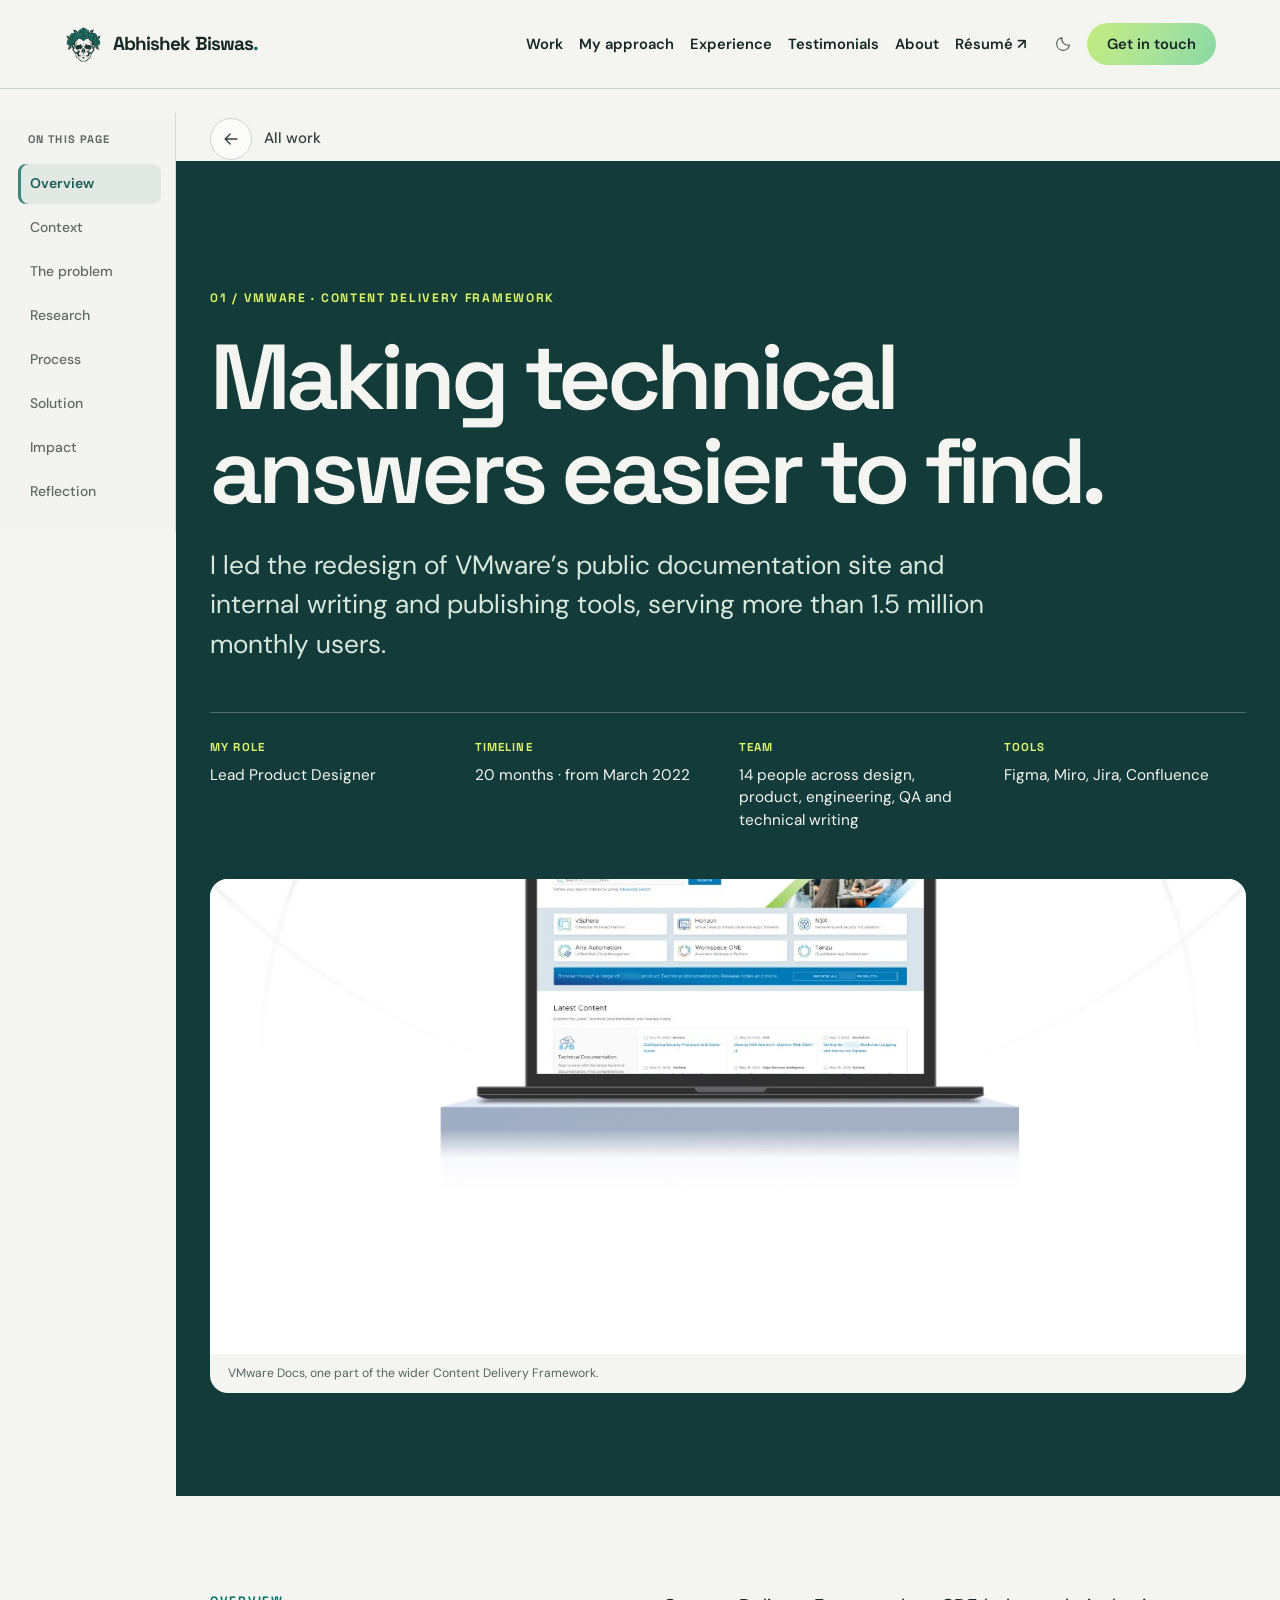
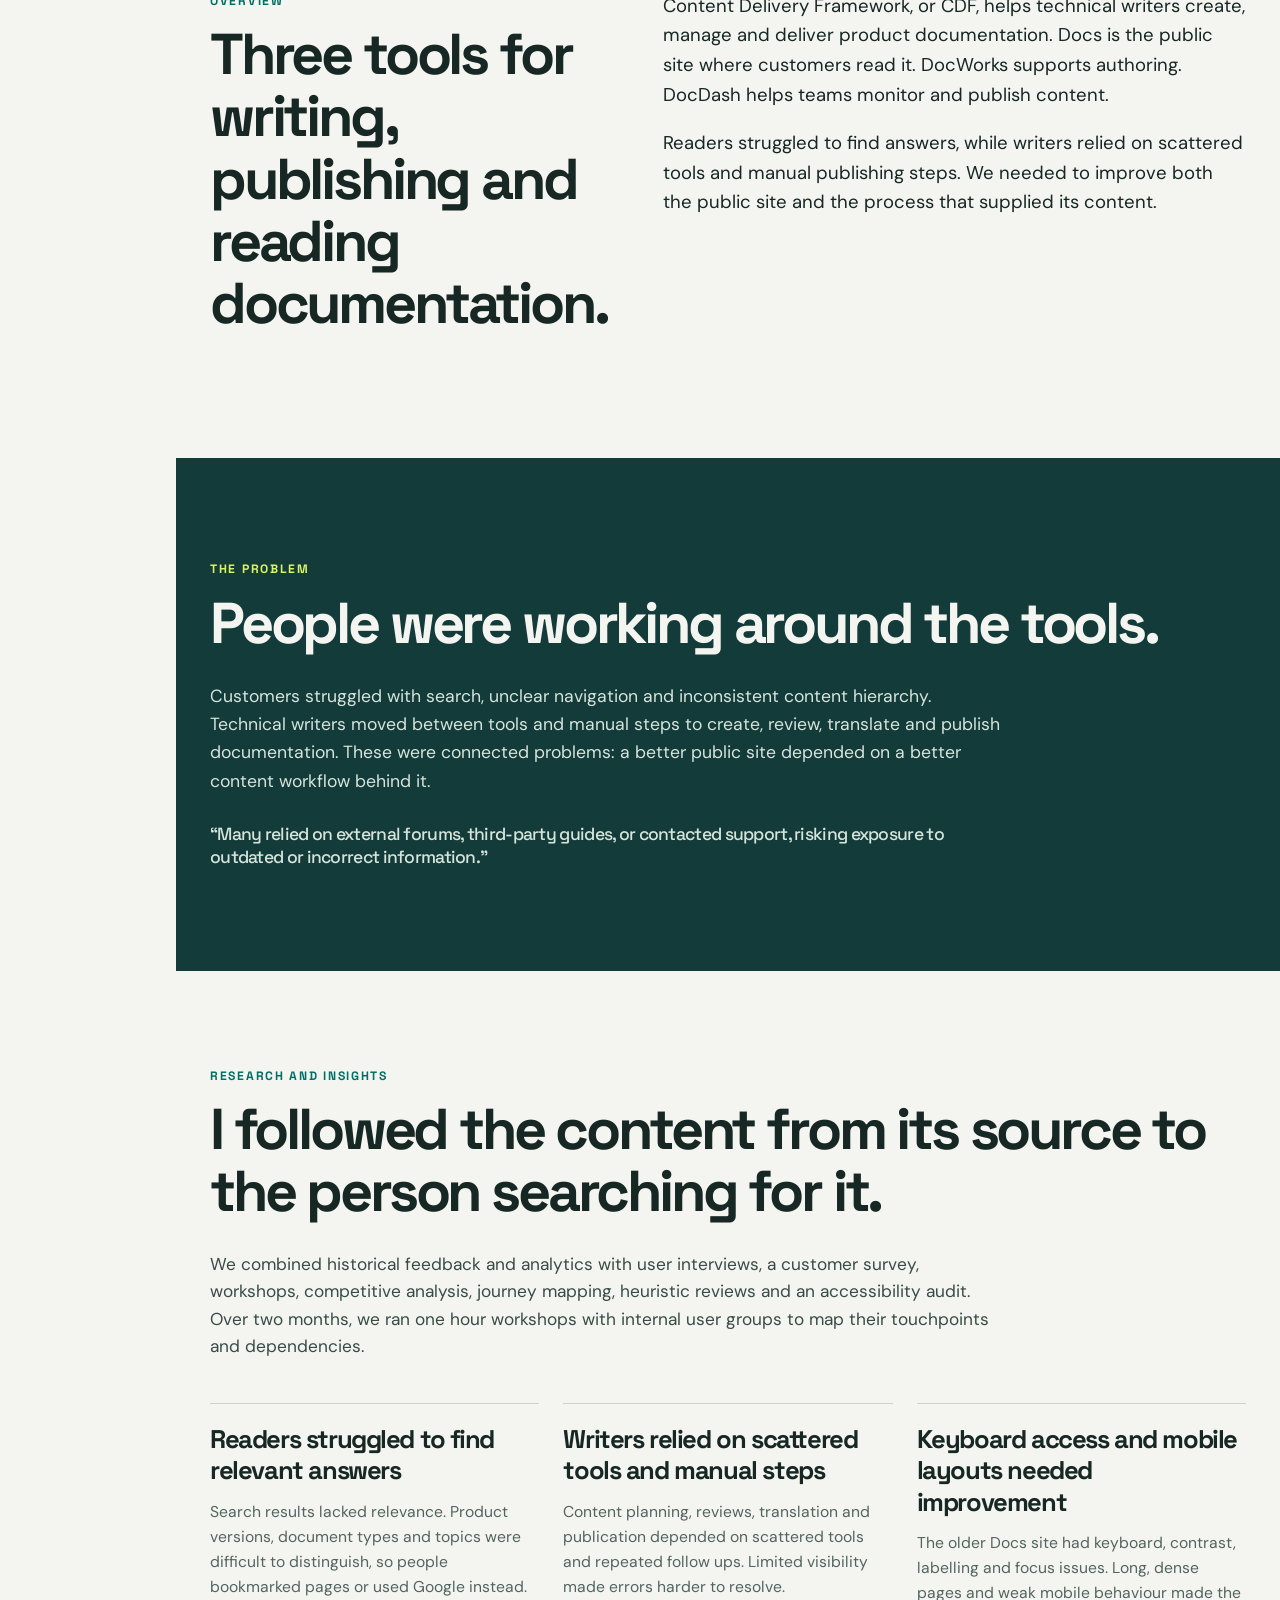
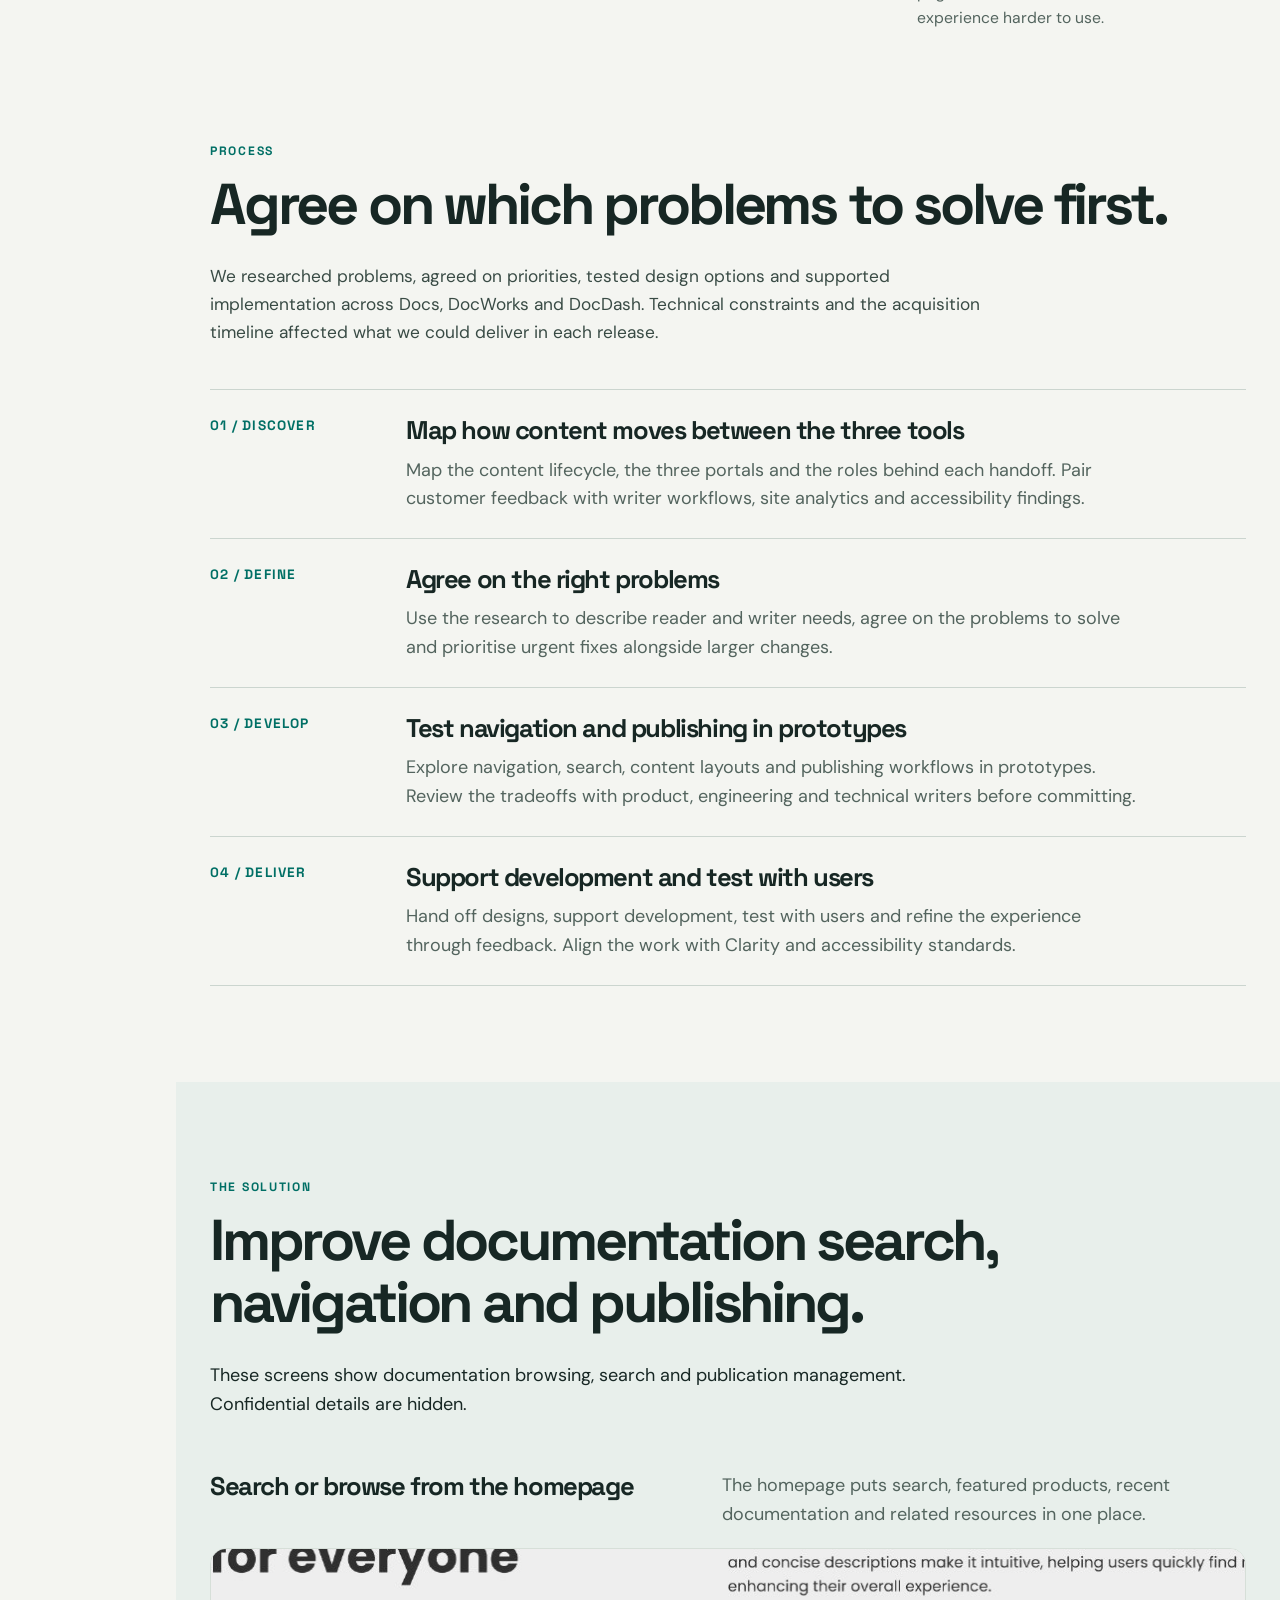
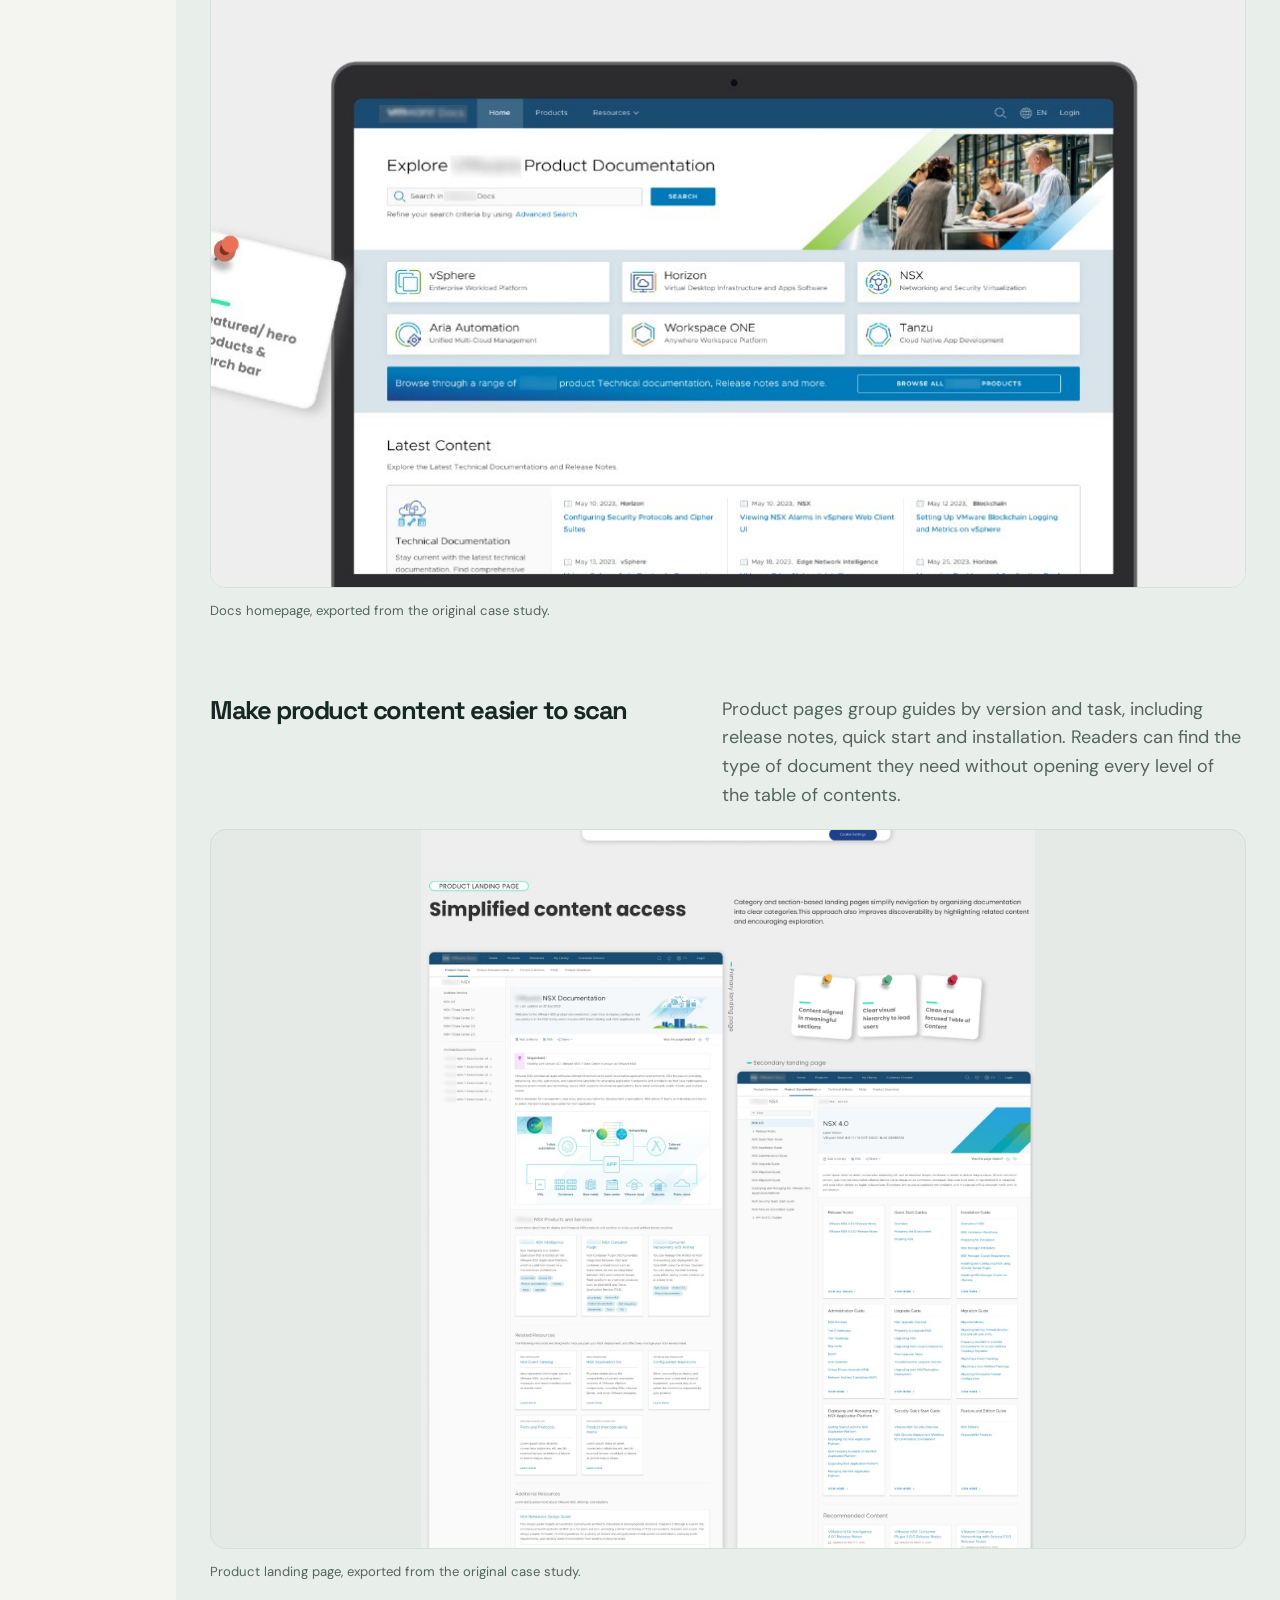
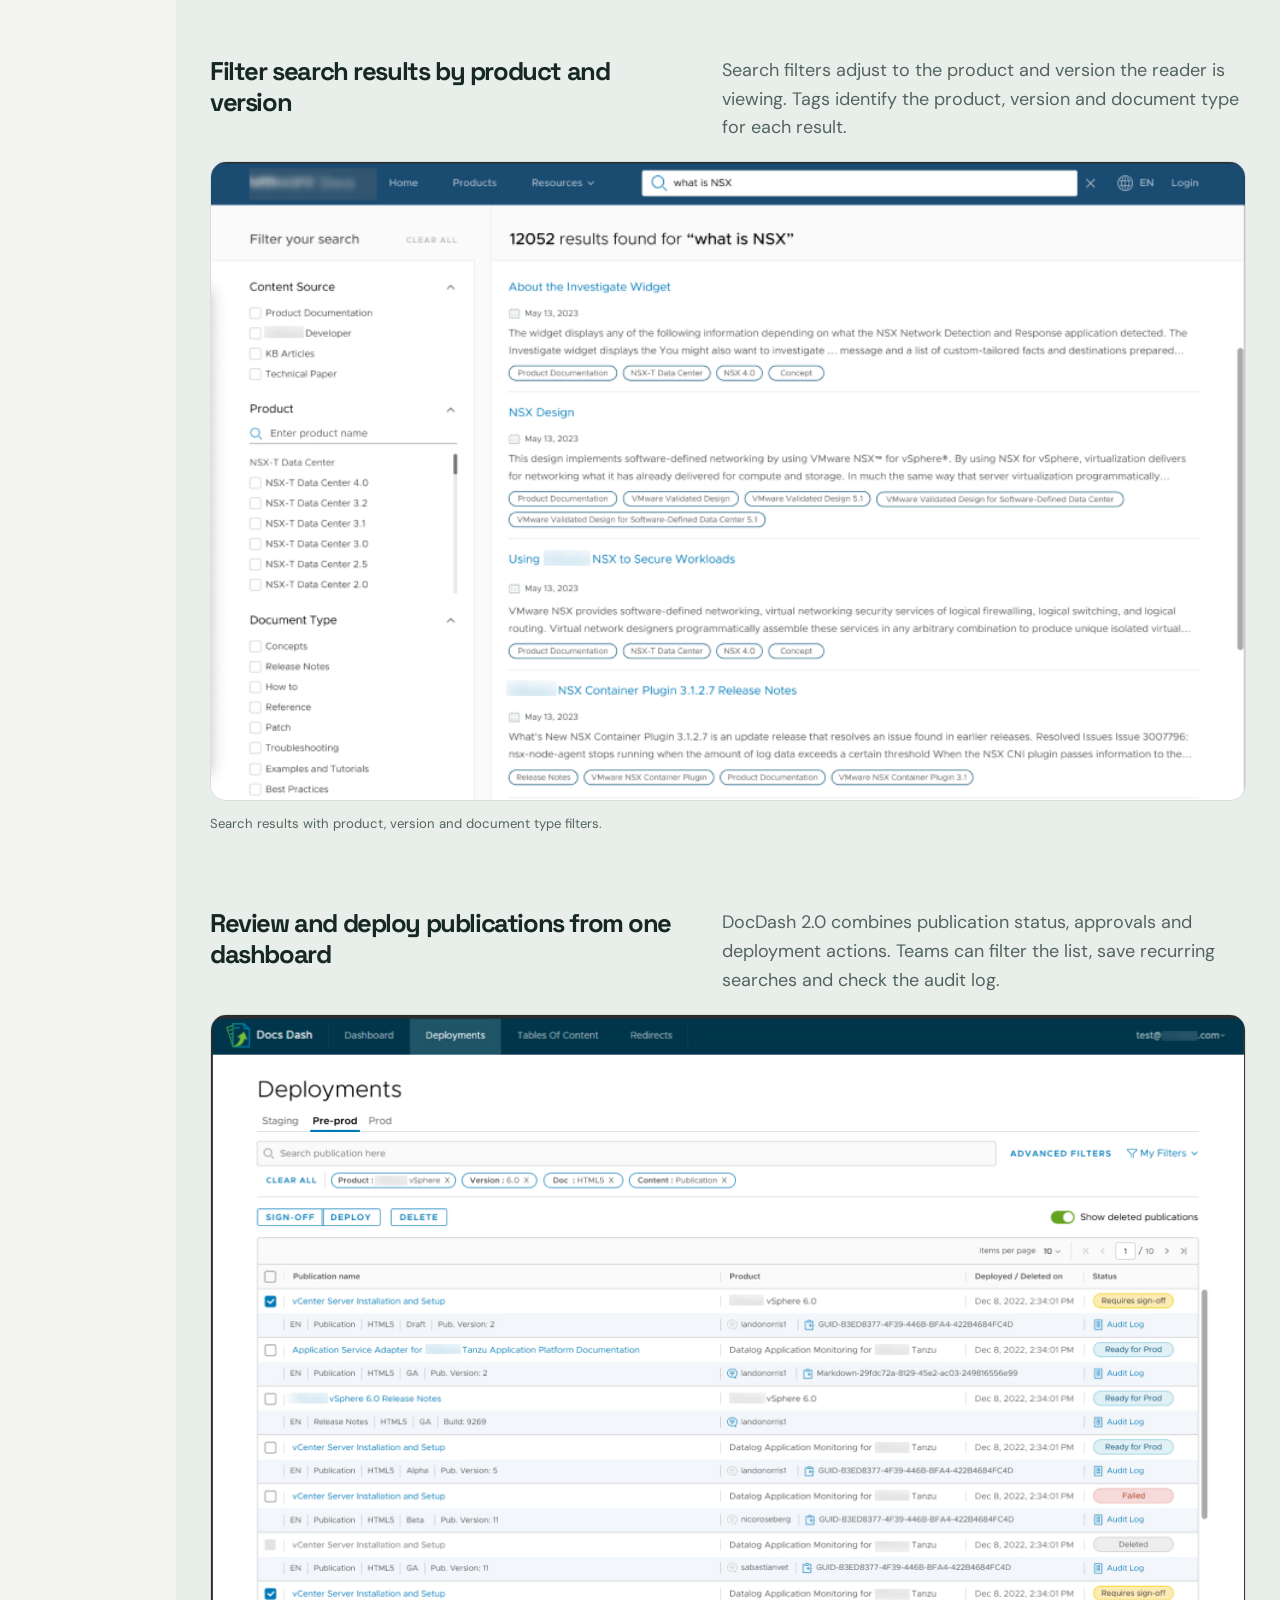
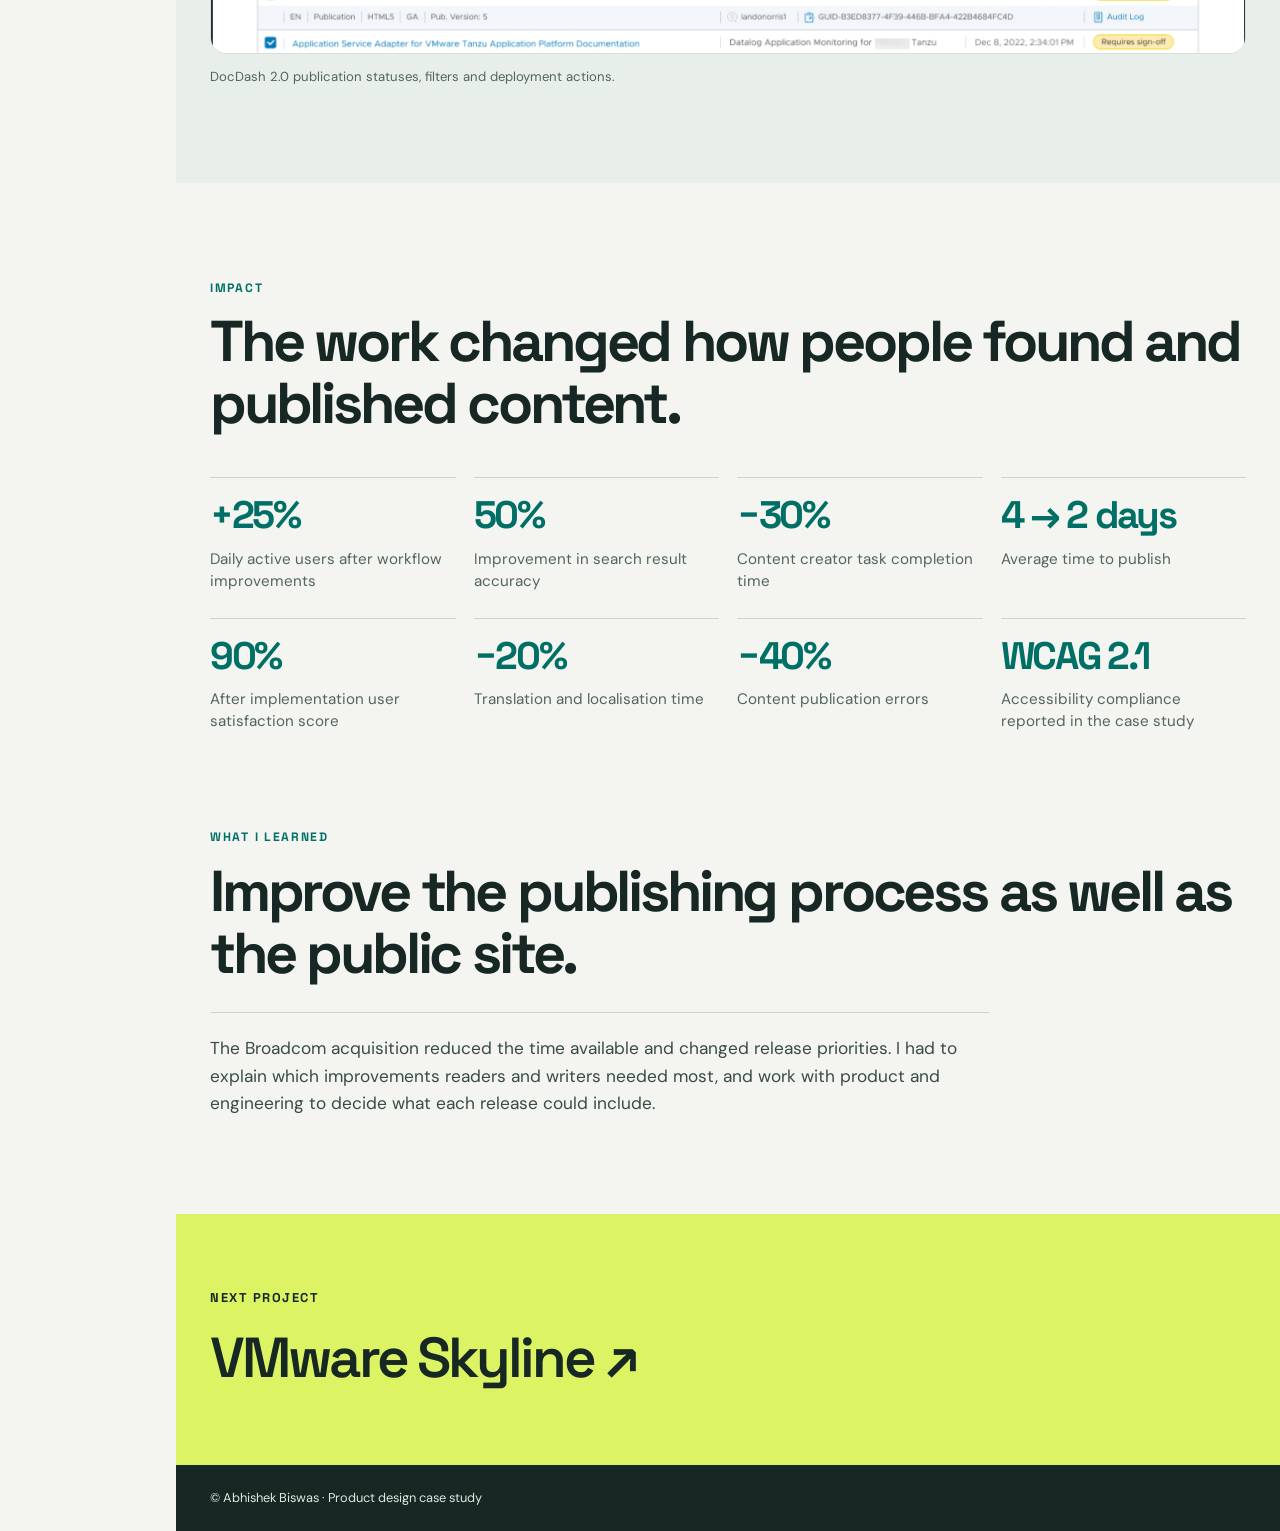
<file: 01_VMware_CDF/index.html>
<!doctype html>
<html lang="en" data-theme="light">
<head>
  <meta charset="utf-8">
<script src="/shared/theme.js?v=189"></script>
  <meta name="viewport" content="width=device-width, initial-scale=1">
  <meta name="theme-color" content="#f4f5f1">
  <meta name="description" content="Abhishek Biswas's work on VMware's Content Delivery Framework: research, design direction and product experiences for technical documentation.">
  <title>VMware Content Delivery Framework | Abhishek Biswas</title>
  <link rel="canonical" href="https://iamabhishekbiswas.com/vmware/">
  <link rel="preconnect" href="https://fonts.googleapis.com">
  <link rel="preconnect" href="https://fonts.gstatic.com" crossorigin>
  <link href="https://fonts.googleapis.com/css2?family=DM+Sans:wght@400;500;600;700&family=Space+Grotesk:wght@400;500;600;700&display=swap" rel="stylesheet">
  <link rel="stylesheet" href="../shared/base.css">
  <style>
    :root{--text:#172724;--muted:#53645e;--bg:#f4f5f1;--dark:#123b39;--teal:#008f82;--lime:#dcf363;--line:#cbd5cf}
    body{font-family:'DM Sans',sans-serif;color:var(--text)}
    h1,h2,h3,.eyebrow,.meta dt,.metric strong,.next-label{font-family:'Space Grotesk',sans-serif}
    h1,h2,h3{letter-spacing:-.055em}h2{font-size:clamp(2.25rem,4.5vw,4.25rem);line-height:1.08;margin:12px 0 28px}h3{font-size:clamp(1.3rem,2vw,1.65rem);line-height:1.22;margin:0 0 12px}
    a{color:inherit}a:focus-visible{outline:3px solid var(--teal);outline-offset:4px}
    .backbar{position:sticky;top:0;z-index:20;background:rgba(244,245,241,.88);border-bottom:1px solid rgba(23,39,36,.09);backdrop-filter:blur(10px)}
    .backbar .container{height:54px;display:flex;align-items:center}.backbar a{font-size:1.5rem;line-height:1;text-decoration:none;display:inline-grid;place-items:center;width:40px;height:40px;border-radius:50%}.backbar a:hover{background:#e6ebe5}
    .hero{background:var(--dark);color:#f4f5f1;overflow:hidden}.hero .container{padding-top:clamp(74px,10vw,136px);padding-bottom:clamp(64px,8vw,110px)}
    .eyebrow{display:block;color:var(--teal);font-size:.76rem;font-weight:700;letter-spacing:.14em;text-transform:uppercase}.hero .eyebrow{color:var(--lime)}
    .hero h1{font-size:clamp(3.1rem,7.2vw,6.6rem);line-height:1.02;max-width:1000px;margin:22px 0 28px;font-weight:600}
    .hero .lead{font-size:clamp(1.2rem,2.2vw,1.65rem);line-height:1.48;max-width:780px;color:#d7e7dc;margin-bottom:48px}
    .meta{display:grid;grid-template-columns:repeat(4,minmax(0,1fr));gap:22px;border-top:1px solid rgba(244,245,241,.28);padding-top:25px;margin:0 0 48px}
    .meta div{min-width:0}.meta dt{font-size:.72rem;font-weight:700;letter-spacing:.1em;text-transform:uppercase;color:var(--lime);margin-bottom:8px}.meta dd{margin:0;font-size:.96rem;line-height:1.45;color:#f4f5f1}
    .hero-image{margin:0;background:#f4f5f1;border-radius:18px;overflow:hidden}.hero-image img{width:100%;max-height:475px;object-fit:cover;object-position:center 45%}.hero-image figcaption{color:var(--muted);padding:10px 18px;font-size:.76rem}
    .section{padding:0;margin:96px 0}.section + .section{margin-top:96px}.section .container>*:last-child{margin-bottom:0}
    .intro-grid{display:grid;grid-template-columns:minmax(0,1fr) minmax(0,1.55fr);gap:clamp(28px,6vw,90px)}.intro-grid p{font-size:1.16rem;max-width:650px}
    .section-copy{max-width:790px}.section-copy p{font-size:1.08rem;color:#394b45}.section-copy p:last-child{margin-bottom:0}
    .focus-list{display:grid;grid-template-columns:repeat(3,minmax(0,1fr));gap:16px;list-style:none;padding:0;margin:38px 0 0}.focus-list li{border-top:1px solid var(--teal);padding-top:19px;max-width:330px}.focus-list strong{display:block;font-family:'Space Grotesk',sans-serif;font-size:1.1rem;line-height:1.3;margin-bottom:9px}.focus-list span{font-size:.96rem;color:var(--muted)}
    .dark-band{background:var(--dark);color:#f4f5f1}.dark-band .container{padding-top:clamp(72px,8vw,110px);padding-bottom:clamp(72px,8vw,110px)}.dark-band .eyebrow{color:var(--lime)}.dark-band p{color:#d6e4dc;max-width:800px;font-size:1.1rem}
    .quote{font-family:'Space Grotesk',sans-serif;font-size:clamp(1.6rem,3vw,2.5rem);font-weight:500;line-height:1.3;letter-spacing:-.04em;max-width:890px;margin:28px 0 0}
    .research-grid{display:grid;grid-template-columns:repeat(3,minmax(0,1fr));gap:24px;margin-top:42px}.research-grid article{border-top:1px solid var(--line);padding-top:20px}.research-grid p{font-size:.98rem;color:var(--muted)}
    .process-list{list-style:none;padding:0;margin:43px 0 0;border-top:1px solid var(--line)}.process-list li{display:grid;grid-template-columns:170px minmax(0,1fr);gap:26px;padding:25px 0;border-bottom:1px solid var(--line)}.process-list .phase{font-family:'Space Grotesk',sans-serif;font-size:.85rem;font-weight:700;color:var(--teal);text-transform:uppercase;letter-spacing:.09em}.process-list h3{margin-bottom:9px}.process-list p{color:var(--muted);max-width:730px;margin:0}
    .solution{background:#e8efeb;padding:96px 0;margin:96px 0}.solution .container>*:last-child{margin-bottom:0}.solution-intro{max-width:760px}
    .screen{margin:52px 0 0}.screen + .screen{margin-top:74px}.screen img{width:100%;border-radius:16px;border:1px solid #d6dfd8;background:#fff}.screen .screen-copy{display:grid;grid-template-columns:minmax(0,1fr) minmax(0,1.1fr);gap:36px;align-items:start;margin-bottom:19px}.screen .screen-copy p{color:var(--muted);margin:0}.screen figcaption{font-size:.82rem;color:var(--muted);margin-top:12px}.screen .screen-art{max-height:640px;object-fit:cover;object-position:center top}.screen .screen-art.tall{max-height:720px;object-fit:contain;background:#e5eae6}
    .metrics{display:grid;grid-template-columns:repeat(4,minmax(0,1fr));gap:26px 18px;margin:43px 0 0}.metric{border-top:1px solid var(--line);padding-top:18px}.metric strong{display:block;font-size:clamp(2rem,3vw,3rem);line-height:1;color:var(--teal);letter-spacing:-.06em;margin-bottom:13px}.metric span{display:block;font-size:.95rem;line-height:1.45;color:var(--muted)}
    .learning{border-top:1px solid var(--line);padding-top:22px;max-width:780px}.learning p{font-size:1.08rem;color:#394b45}
    .next{background:var(--lime);margin-top:96px}.next .container{padding-top:68px;padding-bottom:74px}.next-label{font-size:.8rem;letter-spacing:.12em;text-transform:uppercase;font-weight:700}.next a{display:inline-block;font-family:'Space Grotesk',sans-serif;font-size:clamp(2rem,4.4vw,4rem);font-weight:600;line-height:1.15;letter-spacing:-.055em;text-decoration:none;margin-top:15px}.next a:hover{text-decoration:underline;text-decoration-thickness:2px;text-underline-offset:7px}
    footer{background:var(--text);color:#dce9e1;font-size:.8rem}footer .container{padding-top:23px;padding-bottom:23px}
    @media(max-width:700px){.meta{grid-template-columns:repeat(2,minmax(0,1fr));gap:23px 16px}.intro-grid,.screen .screen-copy{grid-template-columns:1fr;gap:10px}.focus-list,.research-grid,.metrics{grid-template-columns:1fr 1fr}.section,.section + .section{margin:56px 0}.solution{padding:56px 0;margin:56px 0}.screen{margin-top:36px}.screen + .screen{margin-top:56px}.process-list li{grid-template-columns:1fr;gap:5px}.next{margin-top:56px}}
    @media(max-width:480px){.meta,.focus-list,.research-grid,.metrics{grid-template-columns:1fr}.hero h1{font-size:clamp(2.75rem,13vw,4rem)}.hero-image img{height:280px;object-fit:cover}.screen .screen-art,.screen .screen-art.tall{max-height:540px;object-fit:contain}.screen figcaption{line-height:1.45}}
  </style>
<link rel="stylesheet" href="../shared/navigation.css?v=265">
<script src="../shared/navigation.js?v=256" defer></script>
<link rel="stylesheet" href="../shared/case-navigation.css?v=256">
<script src="../shared/case-navigation.js?v=158" defer></script>
<link rel="stylesheet" href="/shared/theme-controls.css?v=187">
<link rel="stylesheet" href="/shared/dark-theme.css?v=252">
<link rel="icon" type="image/svg+xml" href="/favicon.svg?v=193">
<link rel="alternate icon" type="image/png" sizes="32x32" href="/favicon-32.png?v=193">
<link rel="apple-touch-icon" sizes="192x192" href="/favicon-192.png?v=193">
<link rel="stylesheet" href="/shared/image-viewer.css?v=227">
<script src="/shared/image-viewer.js?v=228" defer></script>
<script src="/shared/contact-liquid.js?v=263" type="module"></script>
</head>
<body class="theme-cdf has-case-navigation">
  <header class="portfolio-header"><div class="portfolio-header-inner"><a class="portfolio-brand" href="../index.html" aria-label="Abhishek Biswas, home"><img src="../brand-mark.svg?v=2" alt="" width="39" height="39"><span>Abhishek Biswas<b>.</b></span></a><nav class="portfolio-nav" aria-label="Main navigation"><div class="portfolio-menu" id="portfolio-menu"><a href="../index.html#work">Work</a><a href="../index.html#process">My approach</a><a href="../index.html#experience">Experience</a><a href="../index.html#testimonials">Testimonials</a><a href="../index.html#about">About</a><a href="../resume/" target="_blank" rel="noopener noreferrer">Résumé <span aria-hidden="true">↗</span></a></div><button class="theme-toggle" type="button" aria-label="Switch to dark theme" title="Switch to dark theme"><svg class="theme-sun" width="20" height="20" viewBox="0 0 24 24" fill="none" stroke="currentColor" stroke-width="1.7" stroke-linecap="round" aria-hidden="true"><circle cx="12" cy="12" r="3.8"/><path d="M12 2v2m0 16v2M2 12h2m16 0h2M4.93 4.93l1.42 1.42m11.3 11.3 1.42 1.42M4.93 19.07l1.42-1.42m11.3-11.3 1.42-1.42"/></svg><svg class="theme-moon" width="20" height="20" viewBox="0 0 24 24" fill="none" stroke="currentColor" stroke-width="1.7" stroke-linecap="round" stroke-linejoin="round" aria-hidden="true"><path d="M20.6 13.5A8.6 8.6 0 0 1 10.5 3.4a8.6 8.6 0 1 0 10.1 10.1Z"/></svg></button><a class="portfolio-contact" href="../index.html#contact">Get in touch</a><button class="portfolio-menu-toggle" type="button" aria-expanded="false" aria-controls="portfolio-menu" aria-label="Open navigation menu"><svg width="22" height="22" viewBox="0 0 24 24" fill="none" stroke="currentColor" stroke-width="1.6" stroke-linecap="round" aria-hidden="true"><path class="menu-lines" d="M4 7h16M4 12h16M4 17h16"/><path class="menu-close" d="m6 6 12 12M18 6 6 18"/></svg></button></nav></div></header><nav class="case-navigation" aria-label="Case study sections"><span class="case-navigation-label">On this page</span><div class="case-navigation-links"><a href="#case-overview" aria-current="location">Overview</a><a href="#overview">Context</a><a href="#problem">The problem</a><a href="#research">Research</a><a href="#process">Process</a><a href="#solution">Solution</a><a href="#impact">Impact</a><a href="#learning">Reflection</a></div></nav><div class="case-page"><div class="portfolio-back-row"><a class="portfolio-back" href="../index.html#work"><span class="portfolio-back-icon"><svg width="20" height="20" viewBox="0 0 24 24" fill="none" stroke="currentColor" stroke-width="1.6" stroke-linecap="round" stroke-linejoin="round" aria-hidden="true"><path d="M19 12H5m6-6-6 6 6 6"/></svg></span><span>All work</span></a></div>
  <main id="case-overview">
    <div class="hero band"><div class="container">
      <span class="eyebrow">01 / VMware · Content Delivery Framework</span>
      <h1>Making technical answers easier to find.</h1>
      <p class="lead">I led the redesign of VMware’s public documentation site and internal writing and publishing tools, serving more than 1.5 million monthly users.</p>
      <dl class="meta">
        <div><dt>My role</dt><dd>Lead Product Designer</dd></div>
        <div><dt>Timeline</dt><dd>20 months · from March 2022</dd></div>
        <div><dt>Team</dt><dd>14 people across design, product, engineering, QA and technical writing</dd></div>
        <div><dt>Tools</dt><dd>Figma, Miro, Jira, Confluence</dd></div>
      </dl>
      <figure class="hero-image"><a class="evidence-link" href="/image/?src=%2F01_VMware_CDF%2Fimages%2Fcdf-hero.jpg" data-full-image="/01_VMware_CDF/images/cdf-hero.jpg" target="_blank" rel="noopener"><img src="images/cdf-hero.jpg" alt="VMware Docs homepage shown on a laptop" width="1228" height="620"></a><figcaption>VMware Docs, one part of the wider Content Delivery Framework.</figcaption></figure>
    </div></div>

    <section class="section" aria-labelledby="overview"><div class="container intro-grid"><div><span class="eyebrow">Overview</span><h2 id="overview">Three tools for writing, publishing and reading documentation.</h2></div><div><p>Content Delivery Framework, or CDF, helps technical writers create, manage and deliver product documentation. Docs is the public site where customers read it. DocWorks supports authoring. DocDash helps teams monitor and publish content.</p><p>Readers struggled to find answers, while writers relied on scattered tools and manual publishing steps. We needed to improve both the public site and the process that supplied its content.</p></div></div></section>

    <section class="dark-band band" aria-labelledby="problem"><div class="container"><span class="eyebrow">The problem</span><h2 id="problem">People were working around the tools.</h2><p>Customers struggled with search, unclear navigation and inconsistent content hierarchy. Technical writers moved between tools and manual steps to create, review, translate and publish documentation. These were connected problems: a better public site depended on a better content workflow behind it.</p><p class="quote">“Many relied on external forums, third-party guides, or contacted support, risking exposure to outdated or incorrect information.”</p></div></section>

    <section class="section" aria-labelledby="research"><div class="container"><span class="eyebrow">Research and insights</span><h2 id="research">I followed the content from its source to the person searching for it.</h2><div class="section-copy"><p>We combined historical feedback and analytics with user interviews, a customer survey, workshops, competitive analysis, journey mapping, heuristic reviews and an accessibility audit. Over two months, we ran one hour workshops with internal user groups to map their touchpoints and dependencies.</p></div><div class="research-grid">
      <article><h3>Readers struggled to find relevant answers</h3><p>Search results lacked relevance. Product versions, document types and topics were difficult to distinguish, so people bookmarked pages or used Google instead.</p></article>
      <article><h3>Writers relied on scattered tools and manual steps</h3><p>Content planning, reviews, translation and publication depended on scattered tools and repeated follow ups. Limited visibility made errors harder to resolve.</p></article>
      <article><h3>Keyboard access and mobile layouts needed improvement</h3><p>The older Docs site had keyboard, contrast, labelling and focus issues. Long, dense pages and weak mobile behaviour made the experience harder to use.</p></article>
    </div></div></section>

    <section class="section" aria-labelledby="process"><div class="container"><span class="eyebrow">Process</span><h2 id="process">Agree on which problems to solve first.</h2><div class="section-copy"><p>We researched problems, agreed on priorities, tested design options and supported implementation across Docs, DocWorks and DocDash. Technical constraints and the acquisition timeline affected what we could deliver in each release.</p></div><ol class="process-list">
      <li><span class="phase">01 / Discover</span><div><h3>Map how content moves between the three tools</h3><p>Map the content lifecycle, the three portals and the roles behind each handoff. Pair customer feedback with writer workflows, site analytics and accessibility findings.</p></div></li>
      <li><span class="phase">02 / Define</span><div><h3>Agree on the right problems</h3><p>Use the research to describe reader and writer needs, agree on the problems to solve and prioritise urgent fixes alongside larger changes.</p></div></li>
      <li><span class="phase">03 / Develop</span><div><h3>Test navigation and publishing in prototypes</h3><p>Explore navigation, search, content layouts and publishing workflows in prototypes. Review the tradeoffs with product, engineering and technical writers before committing.</p></div></li>
      <li><span class="phase">04 / Deliver</span><div><h3>Support development and test with users</h3><p>Hand off designs, support development, test with users and refine the experience through feedback. Align the work with Clarity and accessibility standards.</p></div></li>
    </ol></div></section>

    <section class="solution band" aria-labelledby="solution"><div class="container"><span class="eyebrow">The solution</span><h2 id="solution">Improve documentation search, navigation and publishing.</h2><p class="solution-intro">These screens show documentation browsing, search and publication management. Confidential details are hidden.</p>
      <figure class="screen"><div class="screen-copy"><h3>Search or browse from the homepage</h3><p>The homepage puts search, featured products, recent documentation and related resources in one place.</p></div><a class="evidence-link" href="/image/?src=%2F01_VMware_CDF%2Fimages%2Fcdf-docs-homepage.jpg" data-full-image="/01_VMware_CDF/images/cdf-docs-homepage.jpg" target="_blank" rel="noopener"><img class="screen-art" src="images/cdf-docs-homepage.jpg" alt="VMware Docs homepage with search, product entry points, latest content and resources" width="1040" height="1780" loading="lazy"></a><figcaption>Docs homepage, exported from the original case study.</figcaption></figure>
      <figure class="screen"><div class="screen-copy"><h3>Make product content easier to scan</h3><p>Product pages group guides by version and task, including release notes, quick start and installation. Readers can find the type of document they need without opening every level of the table of contents.</p></div><a class="evidence-link" href="/image/?src=%2F01_VMware_CDF%2Fimages%2Fcdf-product-landing.jpg" data-full-image="/01_VMware_CDF/images/cdf-product-landing.jpg" target="_blank" rel="noopener"><img class="screen-art tall" src="images/cdf-product-landing.jpg" alt="VMware Docs product landing page with structured documentation categories" width="1520" height="1780" loading="lazy"></a><figcaption>Product landing page, exported from the original case study.</figcaption></figure>
      <figure class="screen"><div class="screen-copy"><h3>Filter search results by product and version</h3><p>Search filters adjust to the product and version the reader is viewing. Tags identify the product, version and document type for each result.</p></div><a class="evidence-link" href="/image/?src=%2Fassets%2Fvmware-ui%2Fcontextual-search.webp" data-full-image="/assets/vmware-ui/contextual-search.webp" target="_blank" rel="noopener"><img class="screen-art" src="/assets/vmware-ui/contextual-search.webp" alt="Documentation search results with product and version filters" width="858" height="556" loading="lazy" decoding="async"></a><figcaption>Search results with product, version and document type filters.</figcaption></figure>
      <figure class="screen"><div class="screen-copy"><h3>Review and deploy publications from one dashboard</h3><p>DocDash 2.0 combines publication status, approvals and deployment actions. Teams can filter the list, save recurring searches and check the audit log.</p></div><a class="evidence-link" href="/image/?src=%2Fassets%2Fvmware-ui%2Fdeployments.webp" data-full-image="/assets/vmware-ui/deployments.webp" target="_blank" rel="noopener"><img class="screen-art" src="/assets/vmware-ui/deployments.webp" alt="DocDash deployment table with filters and publication statuses" width="1042" height="665" loading="lazy" decoding="async"></a><figcaption>DocDash 2.0 publication statuses, filters and deployment actions.</figcaption></figure>
    </div></section>

    <section class="section" aria-labelledby="impact"><div class="container"><span class="eyebrow">Impact</span><h2 id="impact">The work changed how people found and published content.</h2><div class="metrics">
      <div class="metric"><strong>+25%</strong><span>Daily active users after workflow improvements</span></div>
      <div class="metric"><strong>50%</strong><span>Improvement in search result accuracy</span></div>
      <div class="metric"><strong>−30%</strong><span>Content creator task completion time</span></div>
      <div class="metric"><strong>4 → 2 days</strong><span>Average time to publish</span></div>
      <div class="metric"><strong>90%</strong><span>After implementation user satisfaction score</span></div>
      <div class="metric"><strong>−20%</strong><span>Translation and localisation time</span></div>
      <div class="metric"><strong>−40%</strong><span>Content publication errors</span></div>
      <div class="metric"><strong>WCAG 2.1</strong><span>Accessibility compliance reported in the case study</span></div>
    </div></div></section>

    <section class="section" aria-labelledby="learning"><div class="container"><span class="eyebrow">What I learned</span><h2 id="learning">Improve the publishing process as well as the public site.</h2><div class="learning"><p>The Broadcom acquisition reduced the time available and changed release priorities. I had to explain which improvements readers and writers needed most, and work with product and engineering to decide what each release could include.</p></div></div></section>
    <div class="next band"><div class="container"><span class="next-label">Next project</span><br><a href="../vmware-skyline/index.html">VMware Skyline <span aria-hidden="true">↗</span></a></div></div>
  </main>
  <footer><div class="container">© Abhishek Biswas · Product design case study</div></footer>
</div><!-- case-page -->
</body>
</html>
</file>
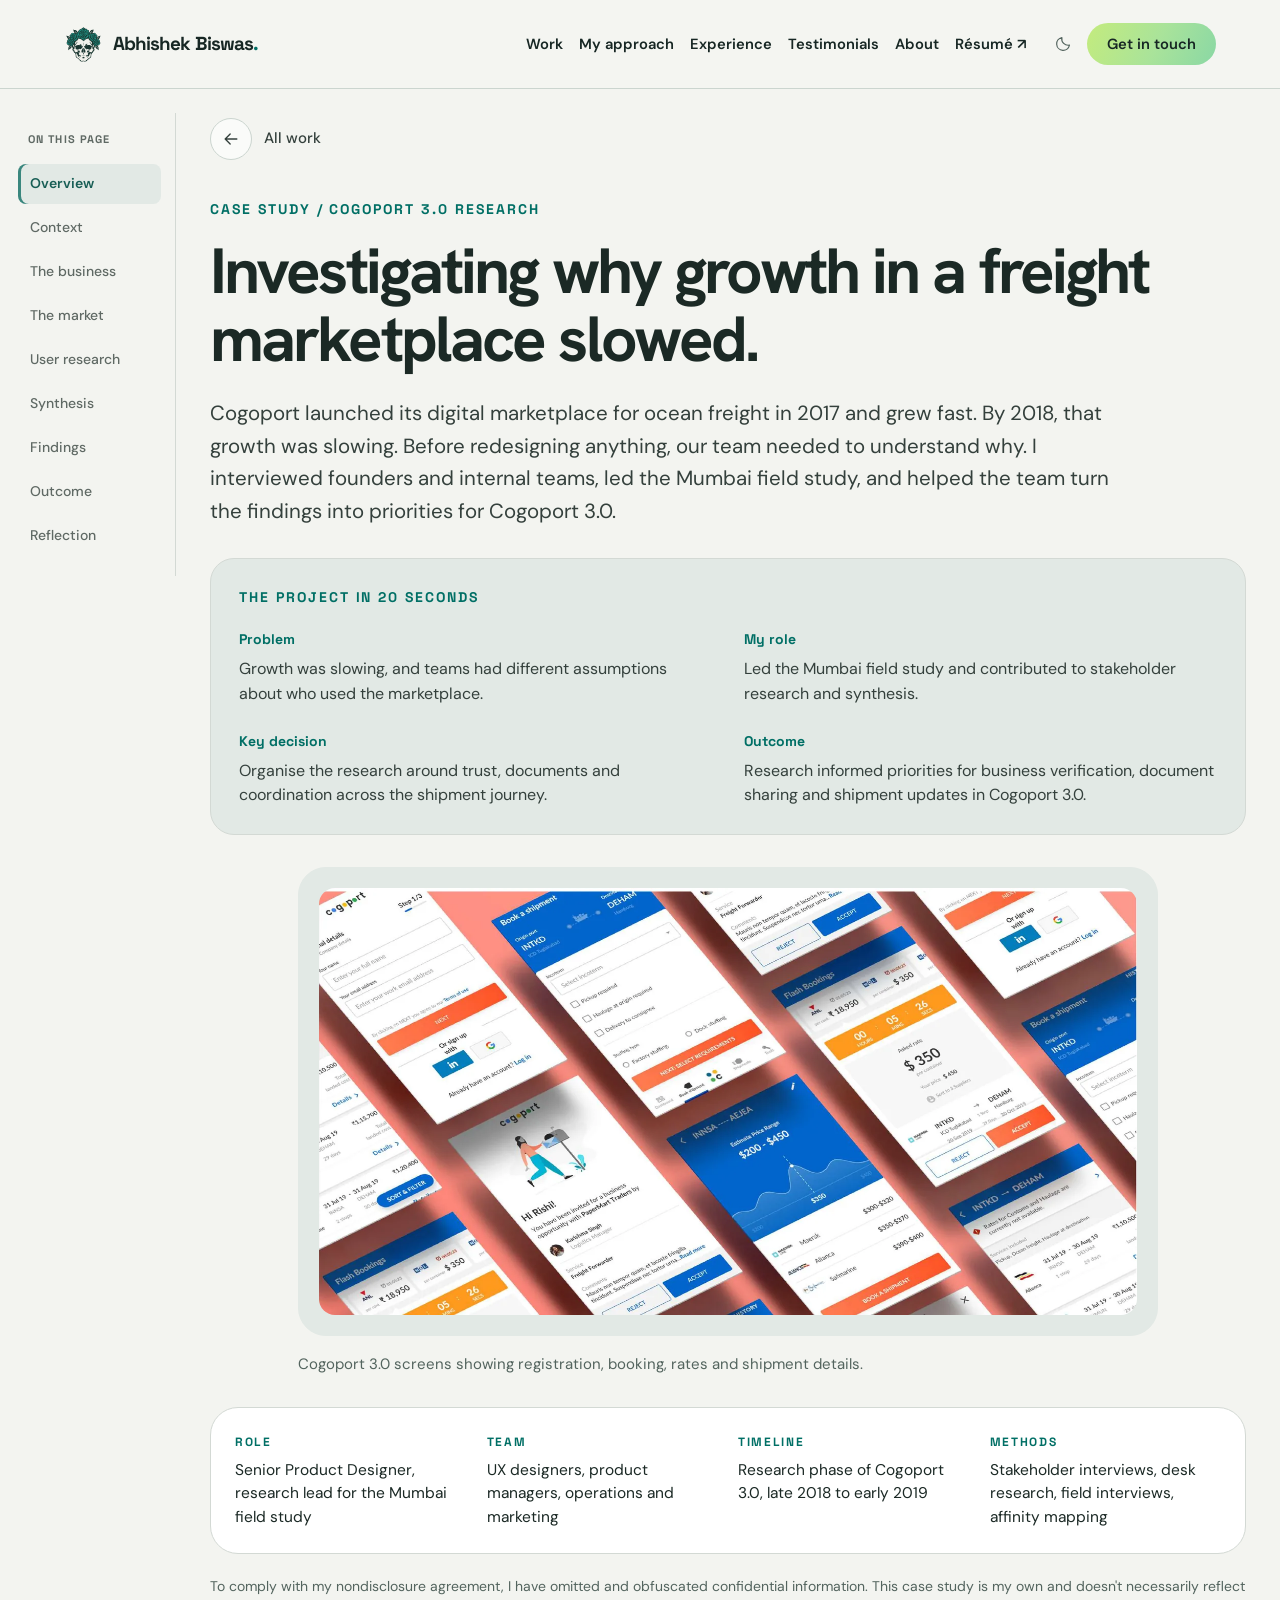
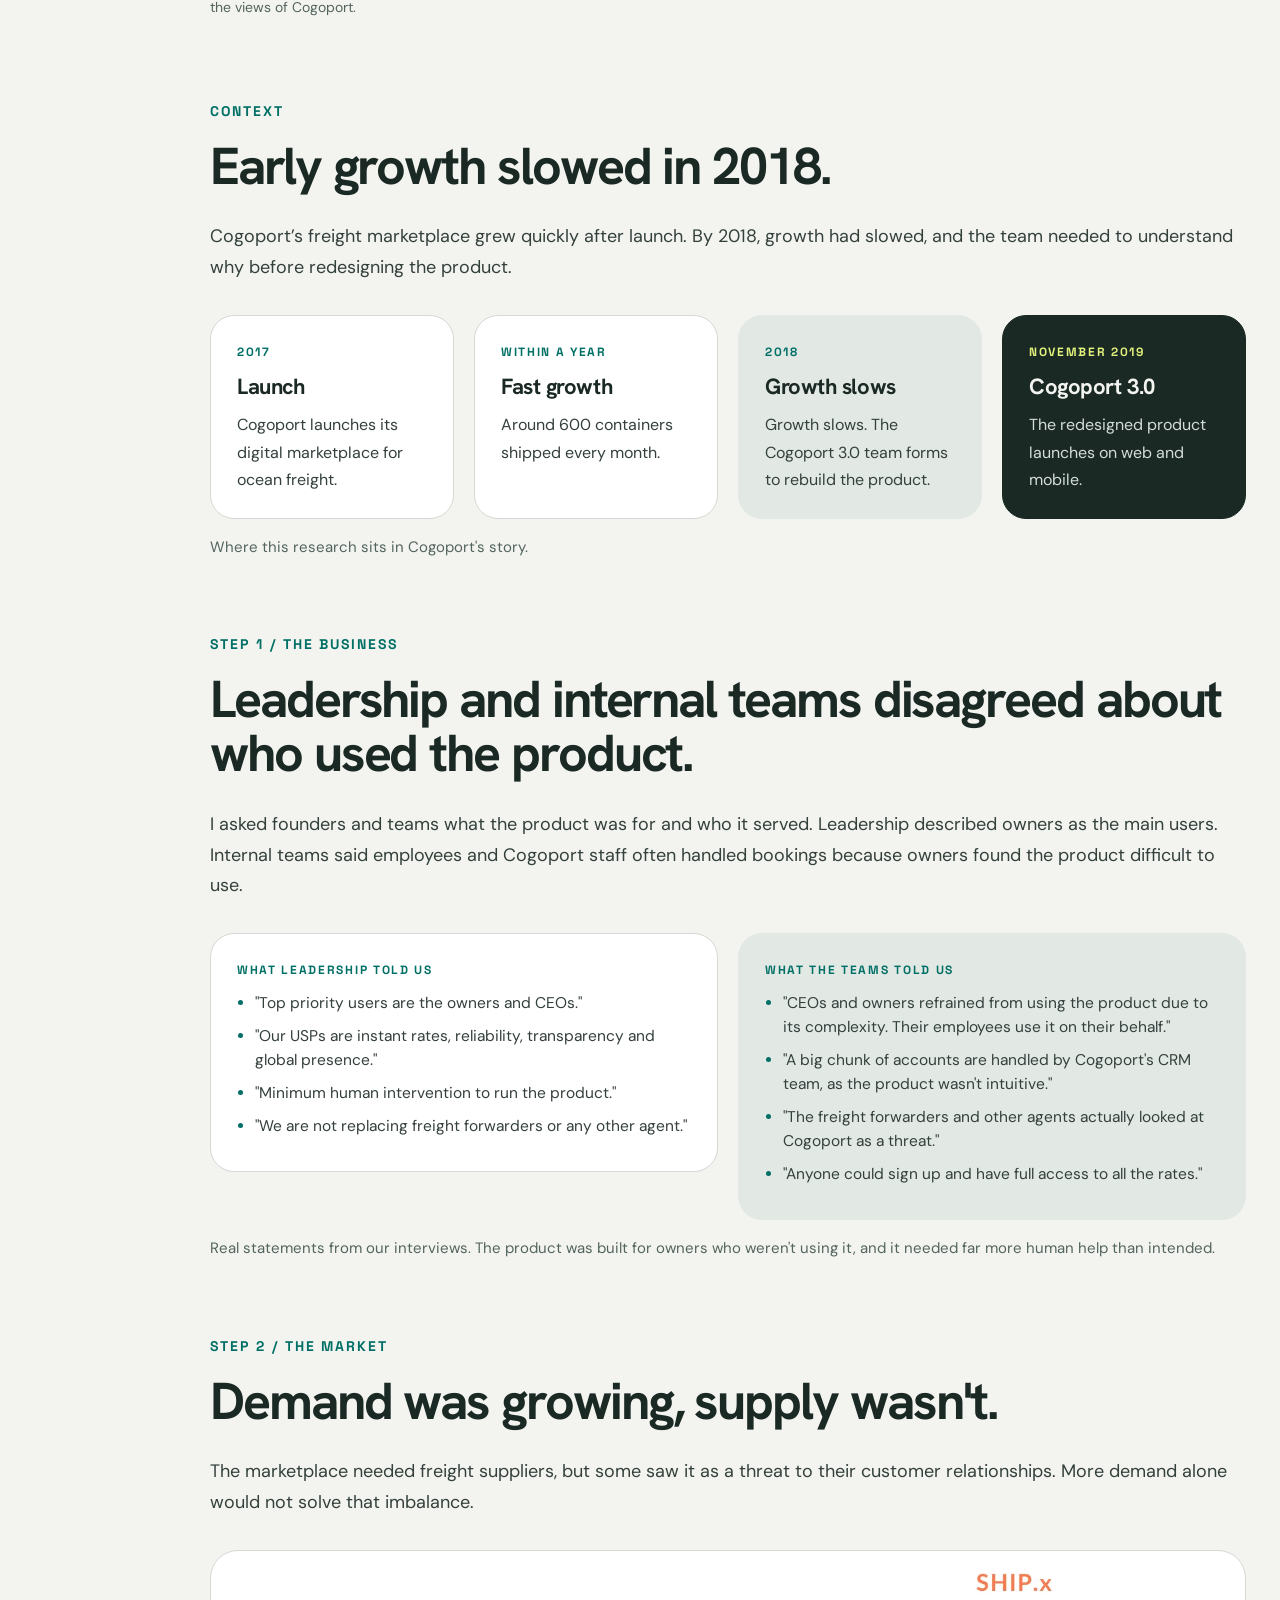
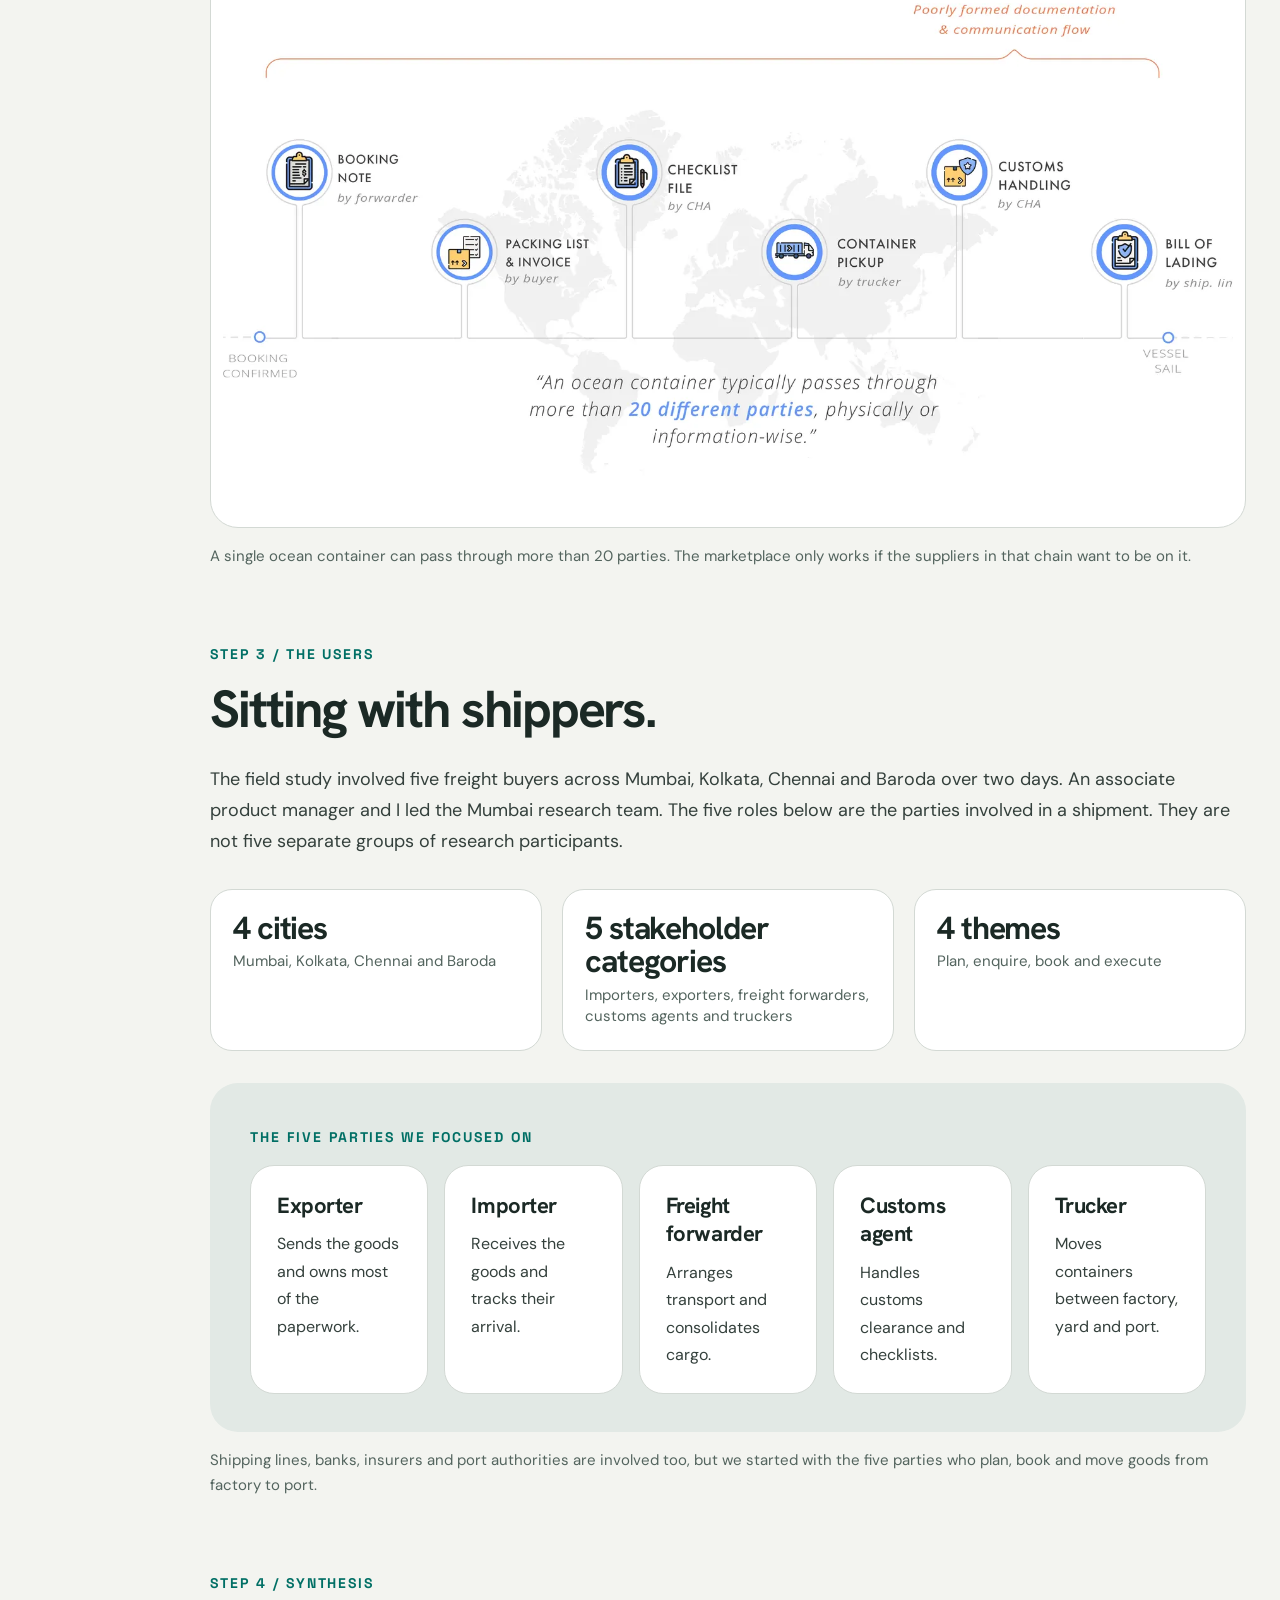
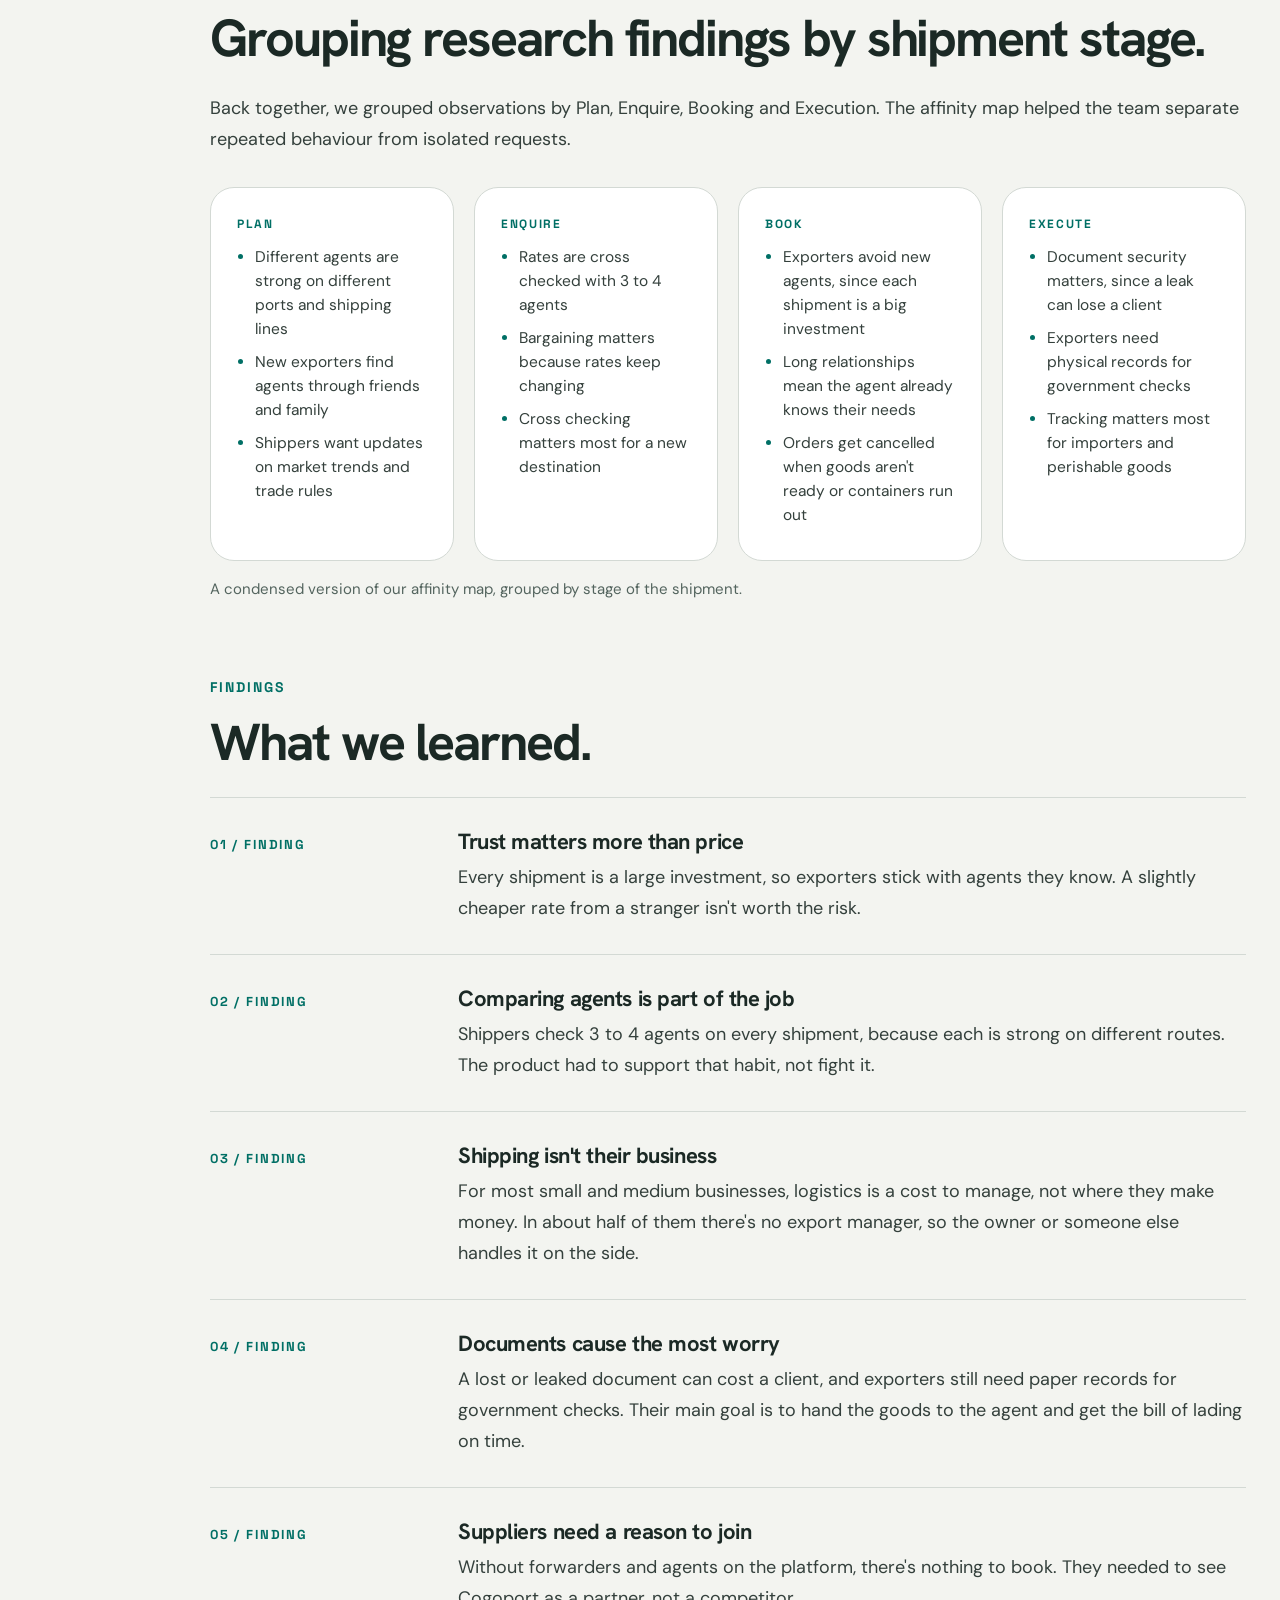
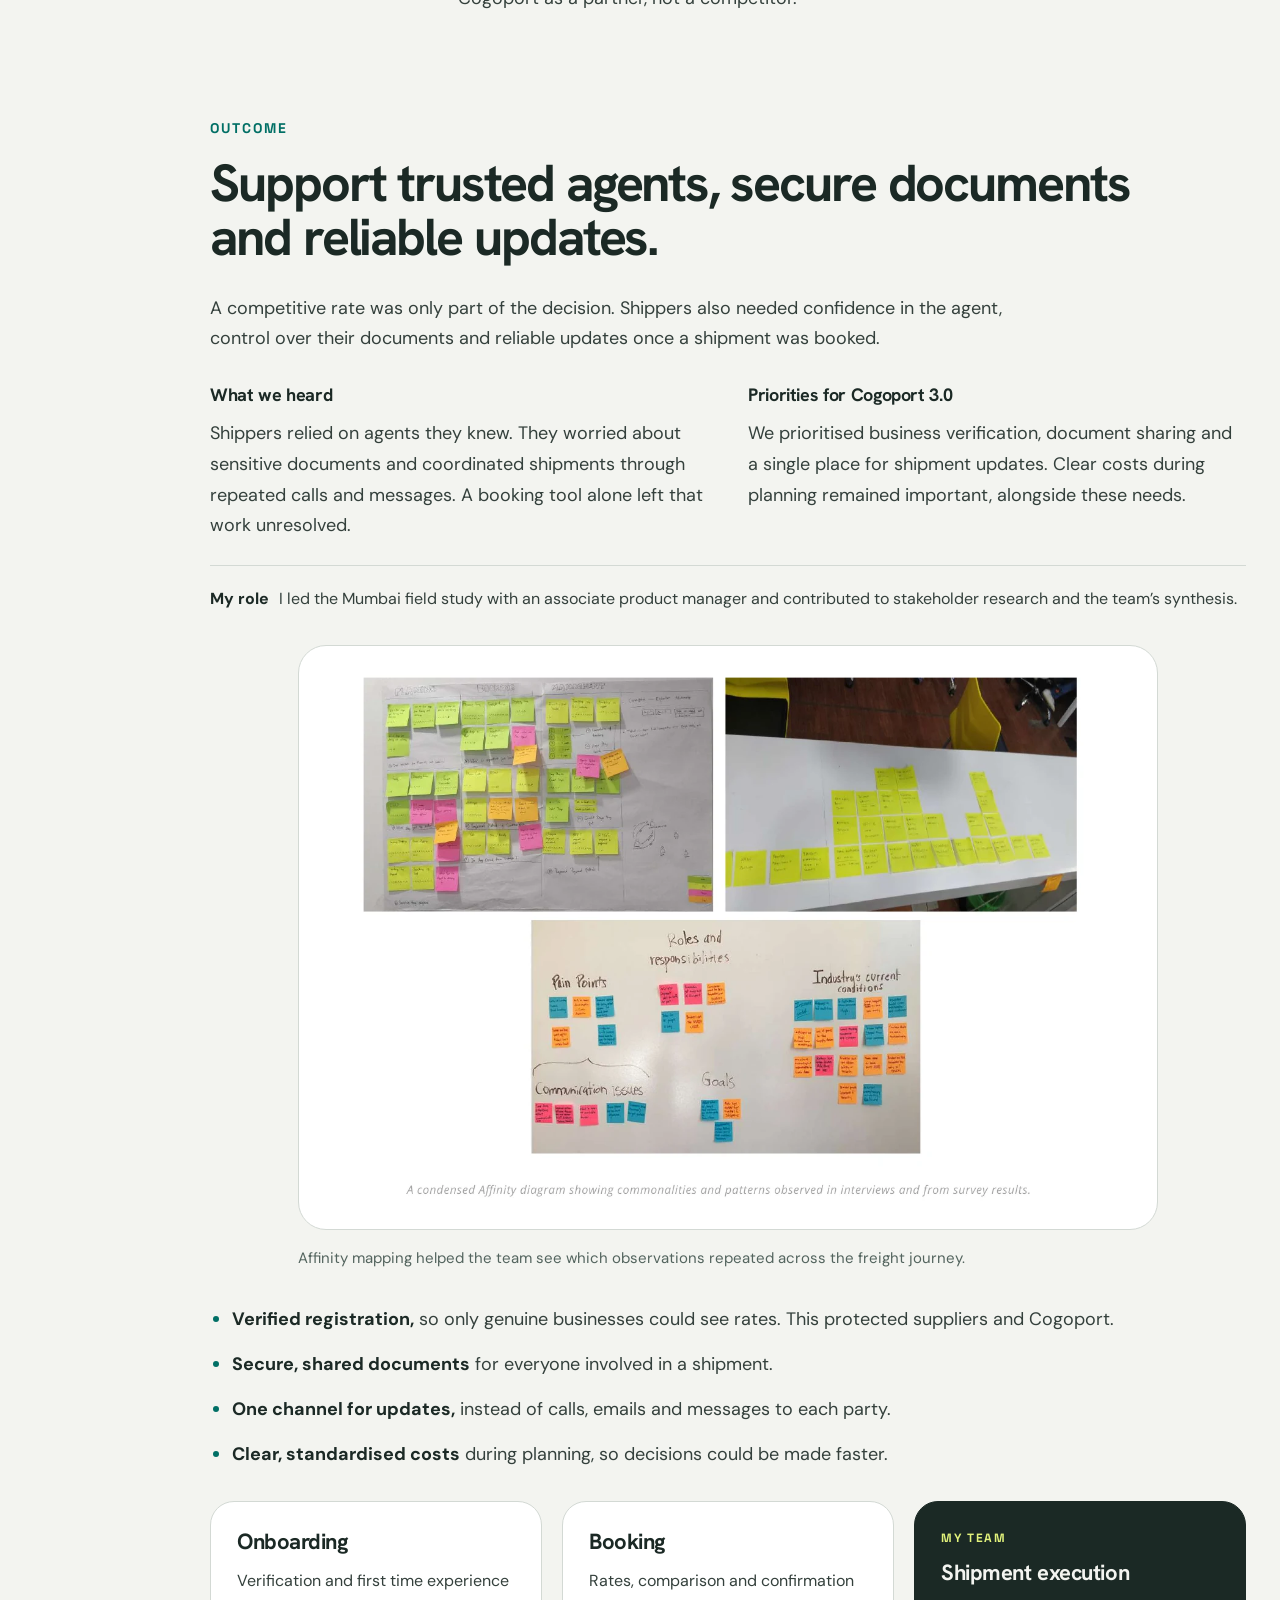
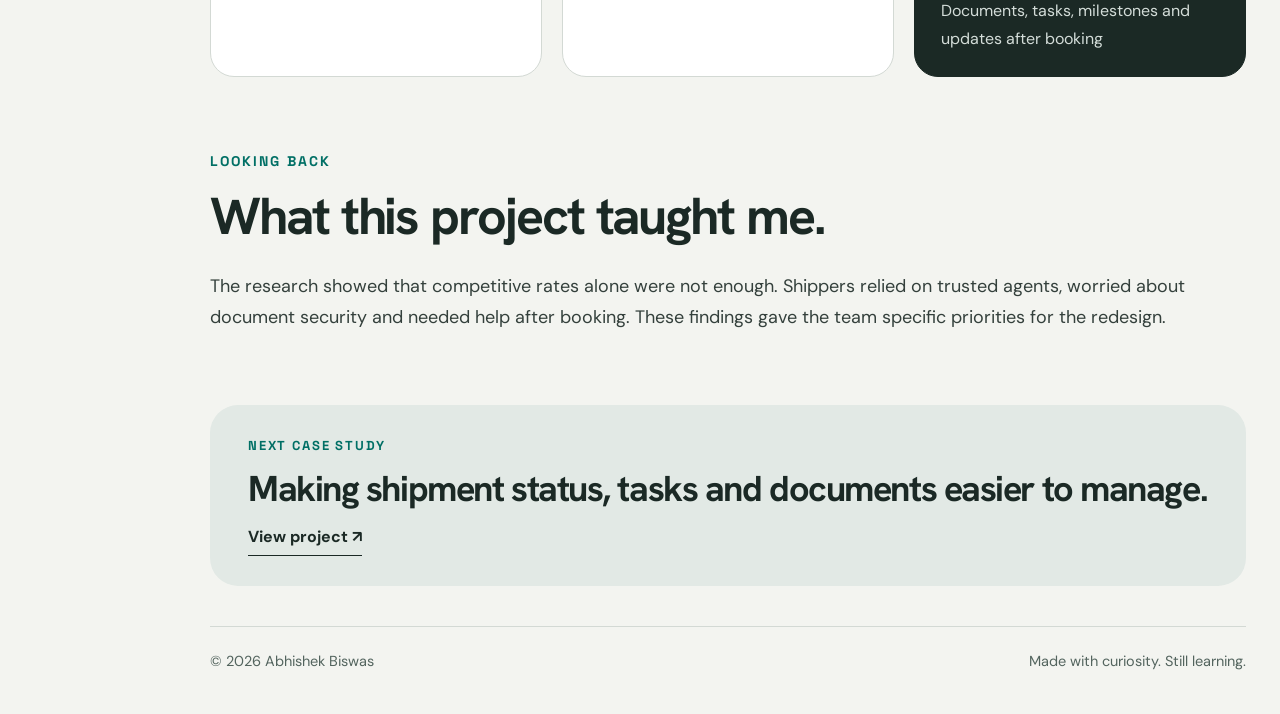
<file: cogoport-research/index.html>
<!DOCTYPE html>
<html lang="en" data-theme="light">
<head>
<meta charset="utf-8">
<script src="/shared/theme.js?v=189"></script>
<meta name="viewport" content="width=device-width, initial-scale=1">
<title>Cogoport UX Research Case Study | Abhishek Biswas</title>
<link rel="canonical" href="https://iamabhishekbiswas.com/cogoport-research/">
<meta property="og:type" content="article">
<meta property="og:title" content="Cogoport UX Research Case Study | Abhishek Biswas">
<meta property="og:description" content="How Abhishek Biswas researched freight booking and shipment workflows with shippers and suppliers to guide Cogoport product improvements.">
<meta property="og:url" content="https://iamabhishekbiswas.com/cogoport-research/">
<meta name="description" content="How Abhishek Biswas researched freight booking and shipment workflows with shippers and suppliers to guide Cogoport product improvements.">
<meta name="theme-color" content="#f4f5f1">
<link rel="preconnect" href="https://fonts.googleapis.com"><link rel="preconnect" href="https://fonts.gstatic.com" crossorigin><link href="https://fonts.googleapis.com/css2?family=DM+Sans:opsz,wght@9..40,400;9..40,500;9..40,600&amp;family=Hanken+Grotesk:wght@500;600;700;800&amp;family=Space+Grotesk:wght@500;700&amp;display=swap" rel="stylesheet">
<link rel="stylesheet" href="/shared/case-study.css?v=221">
<link rel="stylesheet" href="/shared/navigation.css?v=265">
<script src="/shared/navigation.js?v=256" defer></script>
<link rel="stylesheet" href="/shared/case-navigation.css?v=256">
<script src="/shared/case-navigation.js?v=158" defer></script>
<link rel="stylesheet" href="/shared/theme-controls.css?v=187">
<link rel="stylesheet" href="/shared/dark-theme.css?v=252">
<link rel="icon" type="image/svg+xml" href="/favicon.svg?v=193">
<link rel="alternate icon" type="image/png" sizes="32x32" href="/favicon-32.png?v=193">
<link rel="apple-touch-icon" sizes="192x192" href="/favicon-192.png?v=193">
<link rel="stylesheet" href="../shared/editorial-cases.css?v=206">
<link rel="stylesheet" href="/shared/decision-sections.css?v=226">
<link rel="stylesheet" href="/shared/image-viewer.css?v=227">
<script src="/shared/image-viewer.js?v=228" defer></script>
<script src="/shared/contact-liquid.js?v=263" type="module"></script>
</head>
<body class="theme-case visual-case has-case-navigation">
<header class="portfolio-header"><div class="portfolio-header-inner"><a class="portfolio-brand" href="/" aria-label="Abhishek Biswas, home"><img src="/brand-mark.svg?v=2" alt="" width="39" height="39"><span>Abhishek Biswas<b>.</b></span></a><nav class="portfolio-nav" aria-label="Main navigation"><div class="portfolio-menu" id="portfolio-menu"><a href="/#work">Work</a><a href="/#process">My approach</a><a href="/#experience">Experience</a><a href="/#testimonials">Testimonials</a><a href="/#about">About</a><a href="/resume/" target="_blank" rel="noopener noreferrer">Résumé <span aria-hidden="true">↗</span></a></div><button class="theme-toggle" type="button" aria-label="Switch to dark theme" title="Switch to dark theme"><svg class="theme-sun" width="20" height="20" viewBox="0 0 24 24" fill="none" stroke="currentColor" stroke-width="1.7" stroke-linecap="round" aria-hidden="true"><circle cx="12" cy="12" r="3.8"/><path d="M12 2v2m0 16v2M2 12h2m16 0h2M4.93 4.93l1.42 1.42m11.3 11.3 1.42 1.42M4.93 19.07l1.42-1.42m11.3-11.3 1.42-1.42"/></svg><svg class="theme-moon" width="20" height="20" viewBox="0 0 24 24" fill="none" stroke="currentColor" stroke-width="1.7" stroke-linecap="round" stroke-linejoin="round" aria-hidden="true"><path d="M20.6 13.5A8.6 8.6 0 0 1 10.5 3.4a8.6 8.6 0 1 0 10.1 10.1Z"/></svg></button><a class="portfolio-contact" href="/#contact">Get in touch</a><button class="portfolio-menu-toggle" type="button" aria-expanded="false" aria-controls="portfolio-menu" aria-label="Open navigation menu"><svg width="22" height="22" viewBox="0 0 24 24" fill="none" stroke="currentColor" stroke-width="1.6" stroke-linecap="round" aria-hidden="true"><path class="menu-lines" d="M4 7h16M4 12h16M4 17h16"/><path class="menu-close" d="m6 6 12 12M18 6 6 18"/></svg></button></nav></div></header><nav class="case-navigation" aria-label="Case study sections"><span class="case-navigation-label">On this page</span><div class="case-navigation-links"><a href="#overview" aria-current="location">Overview</a><a href="#context">Context</a><a href="#business">The business</a><a href="#market">The market</a><a href="#users">User research</a><a href="#synthesis">Synthesis</a><a href="#findings">Findings</a><a href="#outcome">Outcome</a><a href="#reflection">Reflection</a></div></nav><div class="case-page"><div class="portfolio-back-row"><a class="portfolio-back" href="/#work"><span class="portfolio-back-icon"><svg width="20" height="20" viewBox="0 0 24 24" fill="none" stroke="currentColor" stroke-width="1.6" stroke-linecap="round" stroke-linejoin="round" aria-hidden="true"><path d="M19 12H5m6-6-6 6 6 6"/></svg></span><span>All work</span></a></div>
<main>

<header class="hero" id="overview"><div class="wrap">
  <span class="label">Case study / Cogoport 3.0 research</span>
  <h1>Investigating why growth in a freight marketplace slowed.</h1>
  <p class="lede">Cogoport launched its digital marketplace for ocean freight in 2017 and grew fast. By 2018, that growth was slowing. Before redesigning anything, our team needed to understand why. I interviewed founders and internal teams, led the Mumbai field study, and helped the team turn the findings into priorities for Cogoport 3.0.</p><aside class="case-brief" aria-label="The project in 20 seconds"><span class="label">The project in 20 seconds</span><dl><div><dt>Problem</dt><dd>Growth was slowing, and teams had different assumptions about who used the marketplace.</dd></div><div><dt>My role</dt><dd>Led the Mumbai field study and contributed to stakeholder research and synthesis.</dd></div><div><dt>Key decision</dt><dd>Organise the research around trust, documents and coordination across the shipment journey.</dd></div><div><dt>Outcome</dt><dd>Research informed priorities for business verification, document sharing and shipment updates in Cogoport 3.0.</dd></div></dl></aside>
  <figure><div class="shot mist"><a class="evidence-link" href="/image/?src=%2Fassets%2Fcogoport-research-f00f35dc49.webp" data-full-image="/assets/cogoport-research-f00f35dc49.webp" target="_blank" rel="noopener" aria-label="Open full-size image: Mobile screens from Cogoport 3.0, including sign-up, booking, rates and shipment details."><img src="../assets/cogoport-research-f00f35dc49.webp" width="1600" height="834" alt="Mobile screens from Cogoport 3.0, including sign-up, booking, rates and shipment details." decoding="async" loading="lazy"></a></div><figcaption>Cogoport 3.0 screens showing registration, booking, rates and shipment details.</figcaption></figure>
  <dl class="facts">
    <div><dt>Role</dt><dd>Senior Product Designer, research lead for the Mumbai field study</dd></div>
    <div><dt>Team</dt><dd>UX designers, product managers, operations and marketing</dd></div>
    <div><dt>Timeline</dt><dd>Research phase of Cogoport 3.0, late 2018 to early 2019</dd></div>
    <div><dt>Methods</dt><dd>Stakeholder interviews, desk research, field interviews, affinity mapping</dd></div>
  </dl>
  <p class="note">To comply with my nondisclosure agreement, I have omitted and obfuscated confidential information. This case study is my own and doesn't necessarily reflect the views of Cogoport.</p>
</div></header>

<section id="context"><div class="wrap">
  <span class="label">Context</span>
  <h2>Early growth slowed in 2018.</h2>
  <p>Cogoport’s freight marketplace grew quickly after launch. By 2018, growth had slowed, and the team needed to understand why before redesigning the product.</p>
  <figure><div class="grid4">
    <div class="card"><span class="tag">2017</span><h3>Launch</h3><p>Cogoport launches its digital marketplace for ocean freight.</p></div>
    <div class="card"><span class="tag">Within a year</span><h3>Fast growth</h3><p>Around 600 containers shipped every month.</p></div>
    <div class="card mist"><span class="tag">2018</span><h3>Growth slows</h3><p>Growth slows. The Cogoport 3.0 team forms to rebuild the product.</p></div>
    <div class="card ink"><span class="tag">November 2019</span><h3 style="color:inherit">Cogoport 3.0</h3><p>The redesigned product launches on web and mobile.</p></div>
  </div><figcaption>Where this research sits in Cogoport's story.</figcaption></figure>
</div></section>

<section id="business"><div class="wrap">
  <span class="label">Step 1 / The business</span>
  <h2>Leadership and internal teams disagreed about who used the product.</h2>
  <p>I asked founders and teams what the product was for and who it served. Leadership described owners as the main users. Internal teams said employees and Cogoport staff often handled bookings because owners found the product difficult to use.</p>
  <figure><div class="grid2 top">
    <div class="card"><span class="tag">What leadership told us</span>
      <ul><li>"Top priority users are the owners and CEOs."</li><li>"Our USPs are instant rates, reliability, transparency and global presence."</li><li>"Minimum human intervention to run the product."</li><li>"We are not replacing freight forwarders or any other agent."</li></ul></div>
    <div class="card mist"><span class="tag">What the teams told us</span>
      <ul><li>"CEOs and owners refrained from using the product due to its complexity. Their employees use it on their behalf."</li><li>"A big chunk of accounts are handled by Cogoport's CRM team, as the product wasn't intuitive."</li><li>"The freight forwarders and other agents actually looked at Cogoport as a threat."</li><li>"Anyone could sign up and have full access to all the rates."</li></ul></div>
  </div><figcaption>Real statements from our interviews. The product was built for owners who weren't using it, and it needed far more human help than intended.</figcaption></figure>
  </div></section>

<section id="market"><div class="wrap">
  <span class="label">Step 2 / The market</span>
  <h2>Demand was growing, supply wasn't.</h2>
  <p>The marketplace needed freight suppliers, but some saw it as a threat to their customer relationships. More demand alone would not solve that imbalance.</p>
  <figure><div class="shot "><a class="evidence-link" href="/image/?src=%2Fassets%2Fcogoport-research-940d1e3ae0.webp" data-full-image="/assets/cogoport-research-940d1e3ae0.webp" target="_blank" rel="noopener" aria-label="Open full-size image: A shipment journey showing documents handled by the forwarder, buyer, customs agent, trucker and shipping line."><img src="../assets/cogoport-research-940d1e3ae0.webp" width="1600" height="874" alt="A shipment journey showing documents handled by the forwarder, buyer, customs agent, trucker and shipping line." decoding="async" loading="lazy"></a></div><figcaption>A single ocean container can pass through more than 20 parties. The marketplace only works if the suppliers in that chain want to be on it.</figcaption></figure>
</div></section>

<section id="users"><div class="wrap">
  <span class="label">Step 3 / The users</span>
  <h2>Sitting with shippers.</h2>
  <p>The field study involved five freight buyers across Mumbai, Kolkata, Chennai and Baroda over two days. An associate product manager and I led the Mumbai research team. The five roles below are the parties involved in a shipment. They are not five separate groups of research participants.</p>
  <figure><div class="numbers">
    <div><b>4 cities</b><span>Mumbai, Kolkata, Chennai and Baroda</span></div>
    <div><b>5 stakeholder categories</b><span>Importers, exporters, freight forwarders, customs agents and truckers</span></div>
    <div><b>4 themes</b><span>Plan, enquire, book and execute</span></div>
  </div></figure>
  <figure><div class="boxed">
    <span class="label">The five parties we focused on</span>
    <div class="grid5">
      <div class="card"><h3>Exporter</h3><p>Sends the goods and owns most of the paperwork.</p></div>
      <div class="card"><h3>Importer</h3><p>Receives the goods and tracks their arrival.</p></div>
      <div class="card"><h3>Freight forwarder</h3><p>Arranges transport and consolidates cargo.</p></div>
      <div class="card"><h3>Customs agent</h3><p>Handles customs clearance and checklists.</p></div>
      <div class="card"><h3>Trucker</h3><p>Moves containers between factory, yard and port.</p></div>
    </div>
  </div><figcaption>Shipping lines, banks, insurers and port authorities are involved too, but we started with the five parties who plan, book and move goods from factory to port.</figcaption></figure>
  </div></section>

<section id="synthesis"><div class="wrap">
  <span class="label">Step 4 / Synthesis</span>
  <h2>Grouping research findings by shipment stage.</h2>
  <p>Back together, we grouped observations by Plan, Enquire, Booking and Execution. The affinity map helped the team separate repeated behaviour from isolated requests.</p>
  <figure><div class="grid4">
    <div class="card"><span class="tag">Plan</span><ul><li>Different agents are strong on different ports and shipping lines</li><li>New exporters find agents through friends and family</li><li>Shippers want updates on market trends and trade rules</li></ul></div>
    <div class="card"><span class="tag">Enquire</span><ul><li>Rates are cross checked with 3 to 4 agents</li><li>Bargaining matters because rates keep changing</li><li>Cross checking matters most for a new destination</li></ul></div>
    <div class="card"><span class="tag">Book</span><ul><li>Exporters avoid new agents, since each shipment is a big investment</li><li>Long relationships mean the agent already knows their needs</li><li>Orders get cancelled when goods aren't ready or containers run out</li></ul></div>
    <div class="card"><span class="tag">Execute</span><ul><li>Document security matters, since a leak can lose a client</li><li>Exporters need physical records for government checks</li><li>Tracking matters most for importers and perishable goods</li></ul></div>
  </div><figcaption>A condensed version of our affinity map, grouped by stage of the shipment.</figcaption></figure>
</div></section>

<section id="findings"><div class="wrap">
  <span class="label">Findings</span>
  <h2>What we learned.</h2>
  <ol class="findings">
    <li><div><h3>Trust matters more than price</h3><p>Every shipment is a large investment, so exporters stick with agents they know. A slightly cheaper rate from a stranger isn't worth the risk.</p></div></li>
    <li><div><h3>Comparing agents is part of the job</h3><p>Shippers check 3 to 4 agents on every shipment, because each is strong on different routes. The product had to support that habit, not fight it.</p></div></li>
    <li><div><h3>Shipping isn't their business</h3><p>For most small and medium businesses, logistics is a cost to manage, not where they make money. In about half of them there's no export manager, so the owner or someone else handles it on the side.</p></div></li>
    <li><div><h3>Documents cause the most worry</h3><p>A lost or leaked document can cost a client, and exporters still need paper records for government checks. Their main goal is to hand the goods to the agent and get the bill of lading on time.</p></div></li>
    <li><div><h3>Suppliers need a reason to join</h3><p>Without forwarders and agents on the platform, there's nothing to book. They needed to see Cogoport as a partner, not a competitor.</p></div></li>
  </ol>
</div></section>

<section id="outcome"><div class="wrap">
  <span class="label">Outcome</span>
  <div class="decision-story" aria-labelledby="cogoport-research-decision">
  <h2 id="cogoport-research-decision">Support trusted agents, secure documents and reliable updates.</h2>
  <p class="decision-intro">A competitive rate was only part of the decision. Shippers also needed confidence in the agent, control over their documents and reliable updates once a shipment was booked.</p>
  <div class="decision-reasoning">
    <div><h3>What we heard</h3><p>Shippers relied on agents they knew. They worried about sensitive documents and coordinated shipments through repeated calls and messages. A booking tool alone left that work unresolved.</p></div>
    <div><h3>Priorities for Cogoport 3.0</h3><p>We prioritised business verification, document sharing and a single place for shipment updates. Clear costs during planning remained important, alongside these needs.</p></div>
  </div>
  <p class="decision-role"><strong>My role</strong> I led the Mumbai field study with an associate product manager and contributed to stakeholder research and the team’s synthesis.</p>
  <figure class="source-figure"><div class="shot source-shot"><a class="evidence-link" href="/image/?src=%2Fassets%2Fcogoport-affinity.webp" data-full-image="/assets/cogoport-affinity.webp" target="_blank" rel="noopener" aria-label="Open full-size image: Photographs of colourful sticky notes grouped during the Cogoport research synthesis."><img src="../assets/cogoport-affinity.webp" alt="Photographs of colourful sticky notes grouped during the Cogoport research synthesis." loading="lazy" decoding="async" width="1365" height="915"></a></div><figcaption>Affinity mapping helped the team see which observations repeated across the freight journey.</figcaption></figure>
  </div>
  <ul class="list">
    <li><strong>Verified registration,</strong> so only genuine businesses could see rates. This protected suppliers and Cogoport.</li>
    <li><strong>Secure, shared documents</strong> for everyone involved in a shipment.</li>
    <li><strong>One channel for updates,</strong> instead of calls, emails and messages to each party.</li>
    <li><strong>Clear, standardised costs</strong> during planning, so decisions could be made faster.</li>
  </ul>
  <figure><div class="grid3">
    <div class="card"><h3>Onboarding</h3><p>Verification and first time experience</p></div>
    <div class="card"><h3>Booking</h3><p>Rates, comparison and confirmation</p></div>
    <div class="card ink"><span class="tag">My team</span><h3 style="color:inherit">Shipment execution</h3><p>Documents, tasks, milestones and updates after booking</p></div>
  </div></figure>
</div></section>

<section id="reflection"><div class="wrap">
  <span class="label">Looking back</span>
  <h2>What this project taught me.</h2>
  <p>The research showed that competitive rates alone were not enough. Shippers relied on trusted agents, worried about document security and needed help after booking. These findings gave the team specific priorities for the redesign.</p></div></section>

</main>
<div class="next"><div class="wrap">
  <a class="next-card" href="../cogoport/index.html"><small>Next case study</small><span class="next-title">Making shipment status, tasks and documents easier to manage.</span><span class="next-action">View project ↗</span></a>
  <div class="foot"><span>© 2026 Abhishek Biswas</span><span>Made with curiosity. Still learning.</span></div>
</div></div>
</div><!-- case-page -->
</body>
</html>
</file>
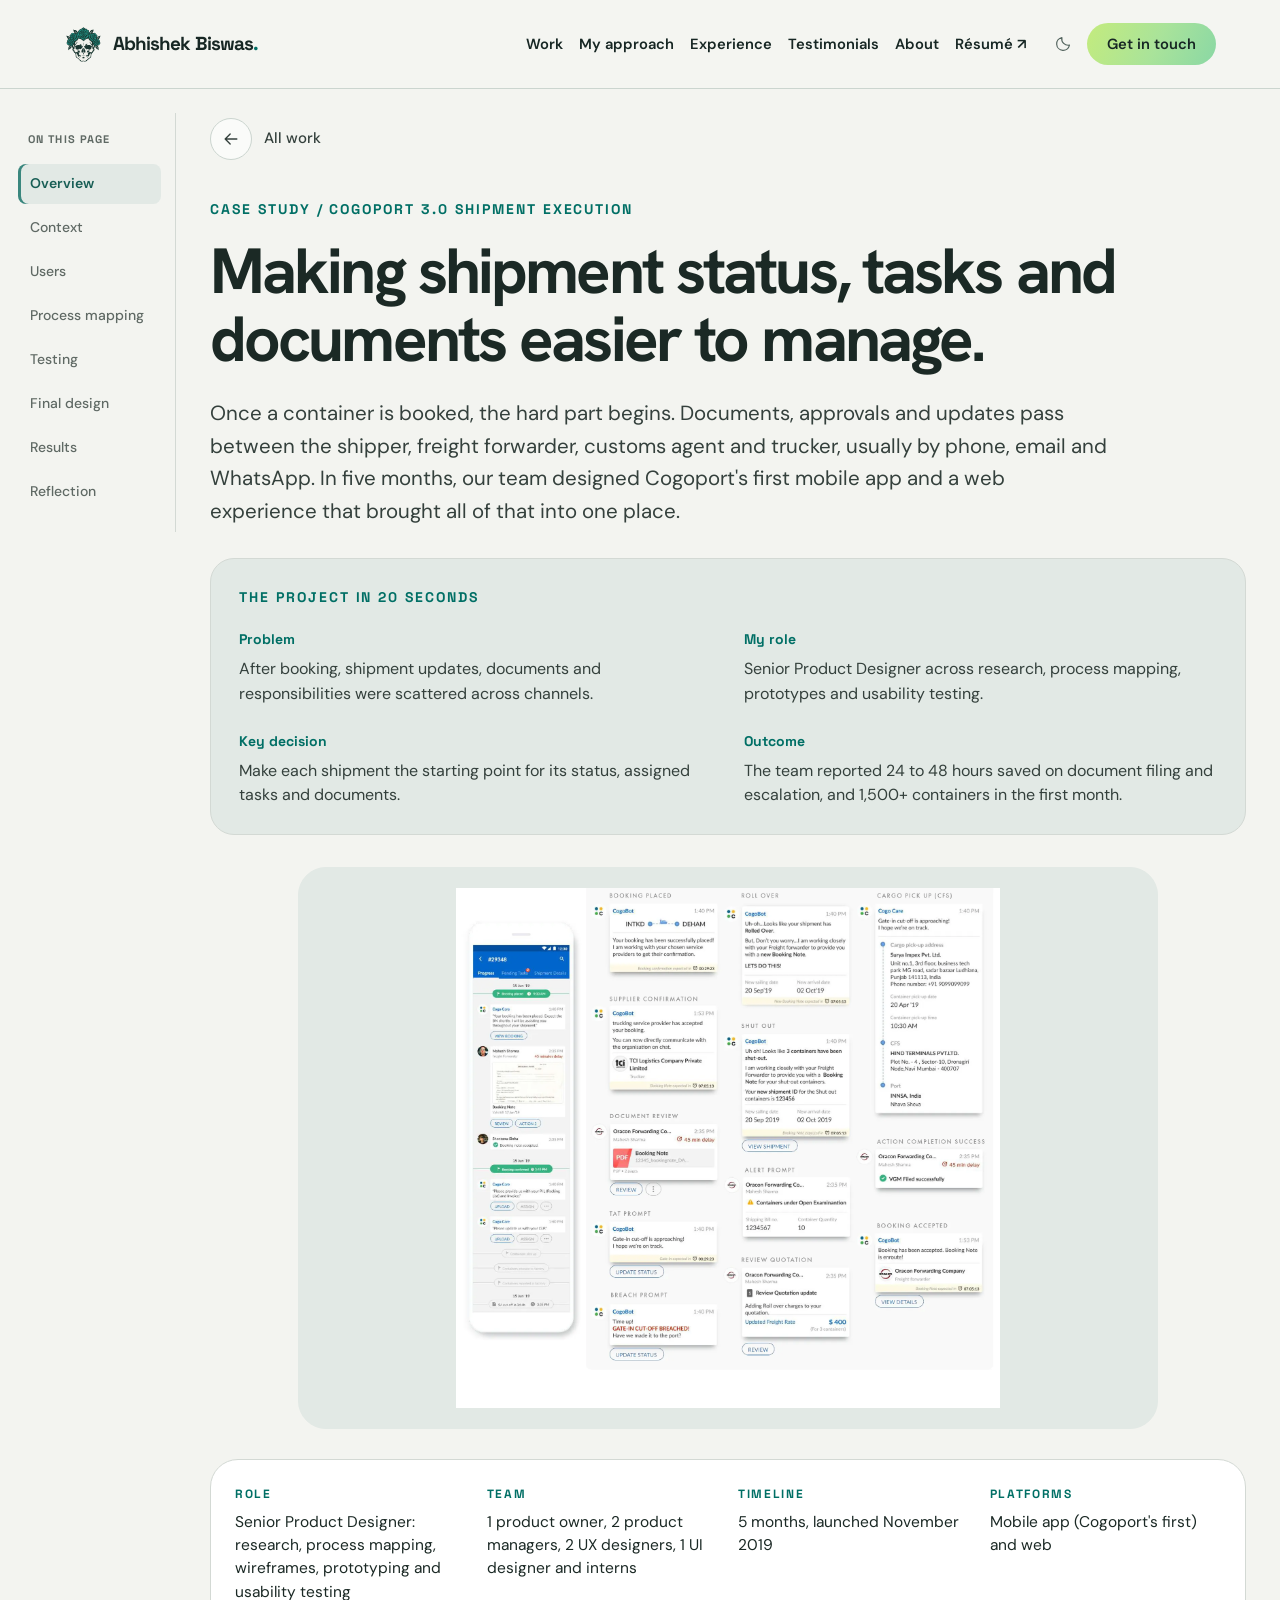
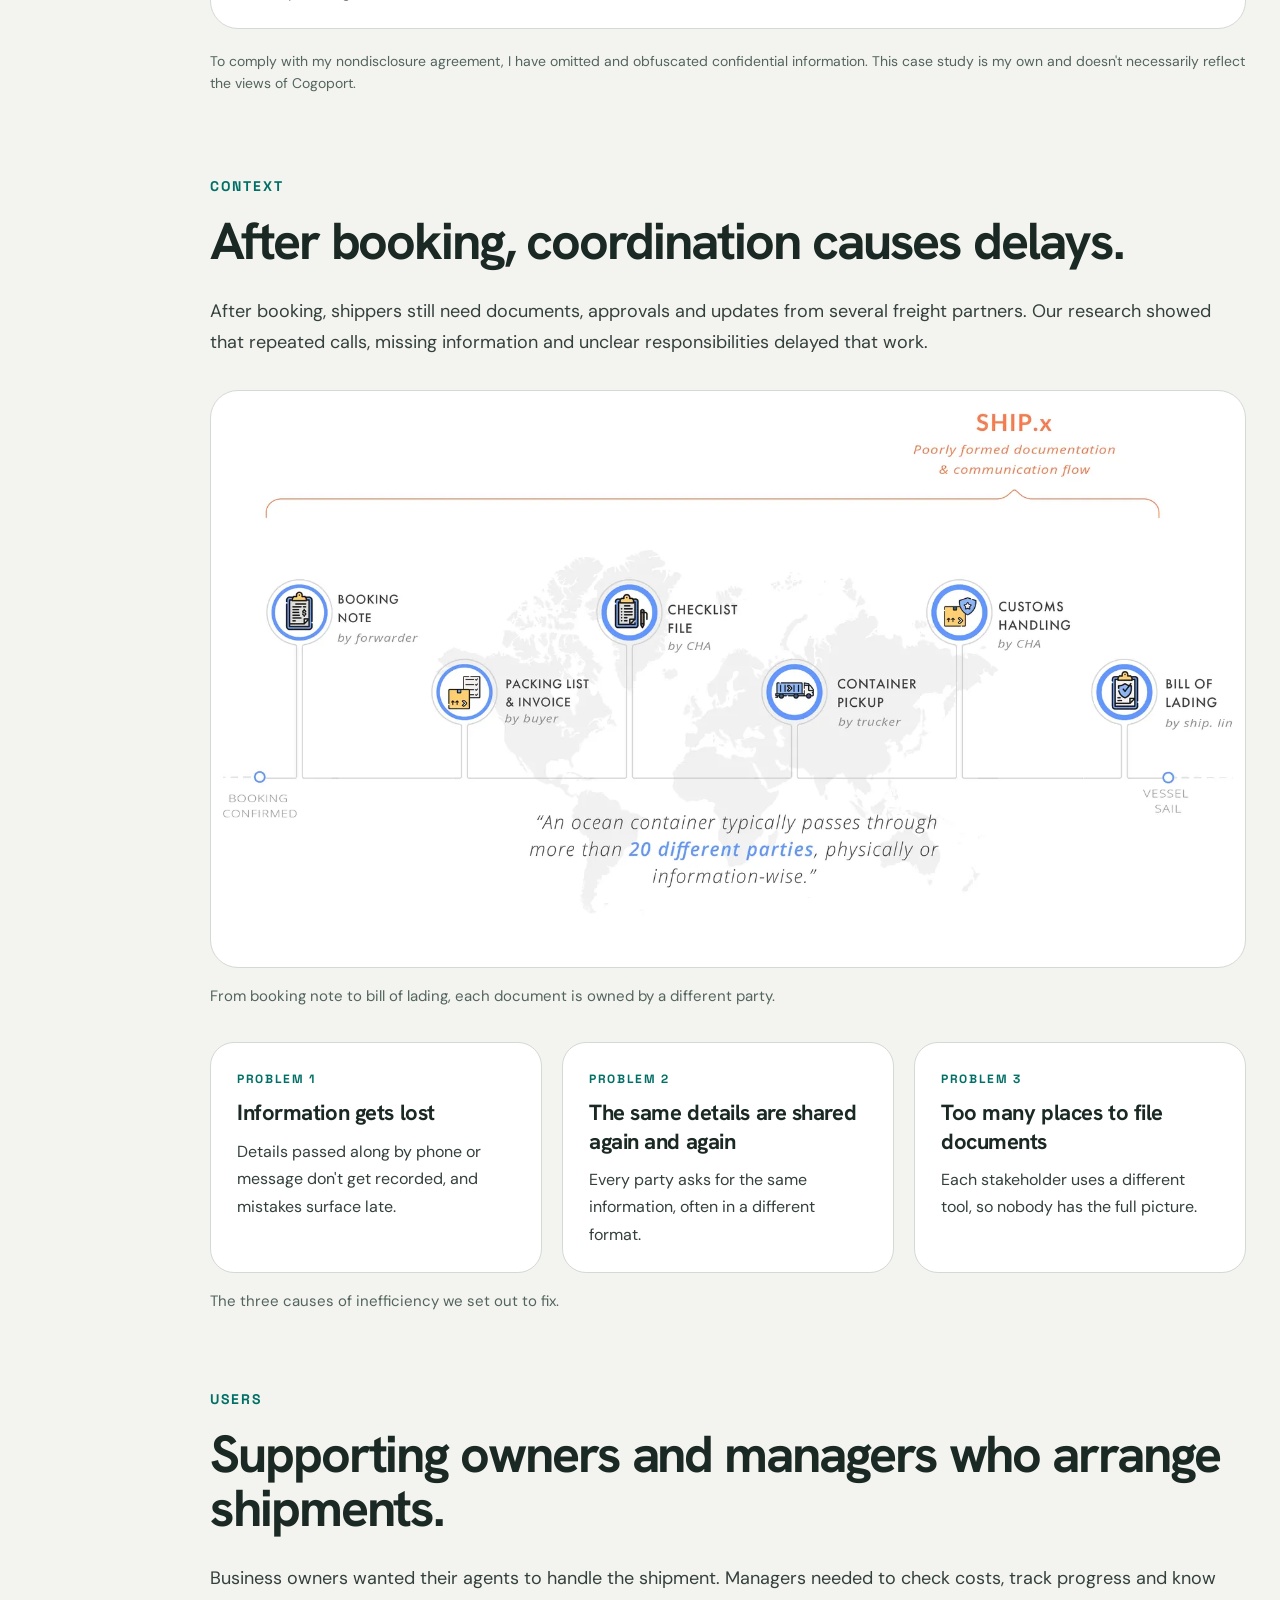
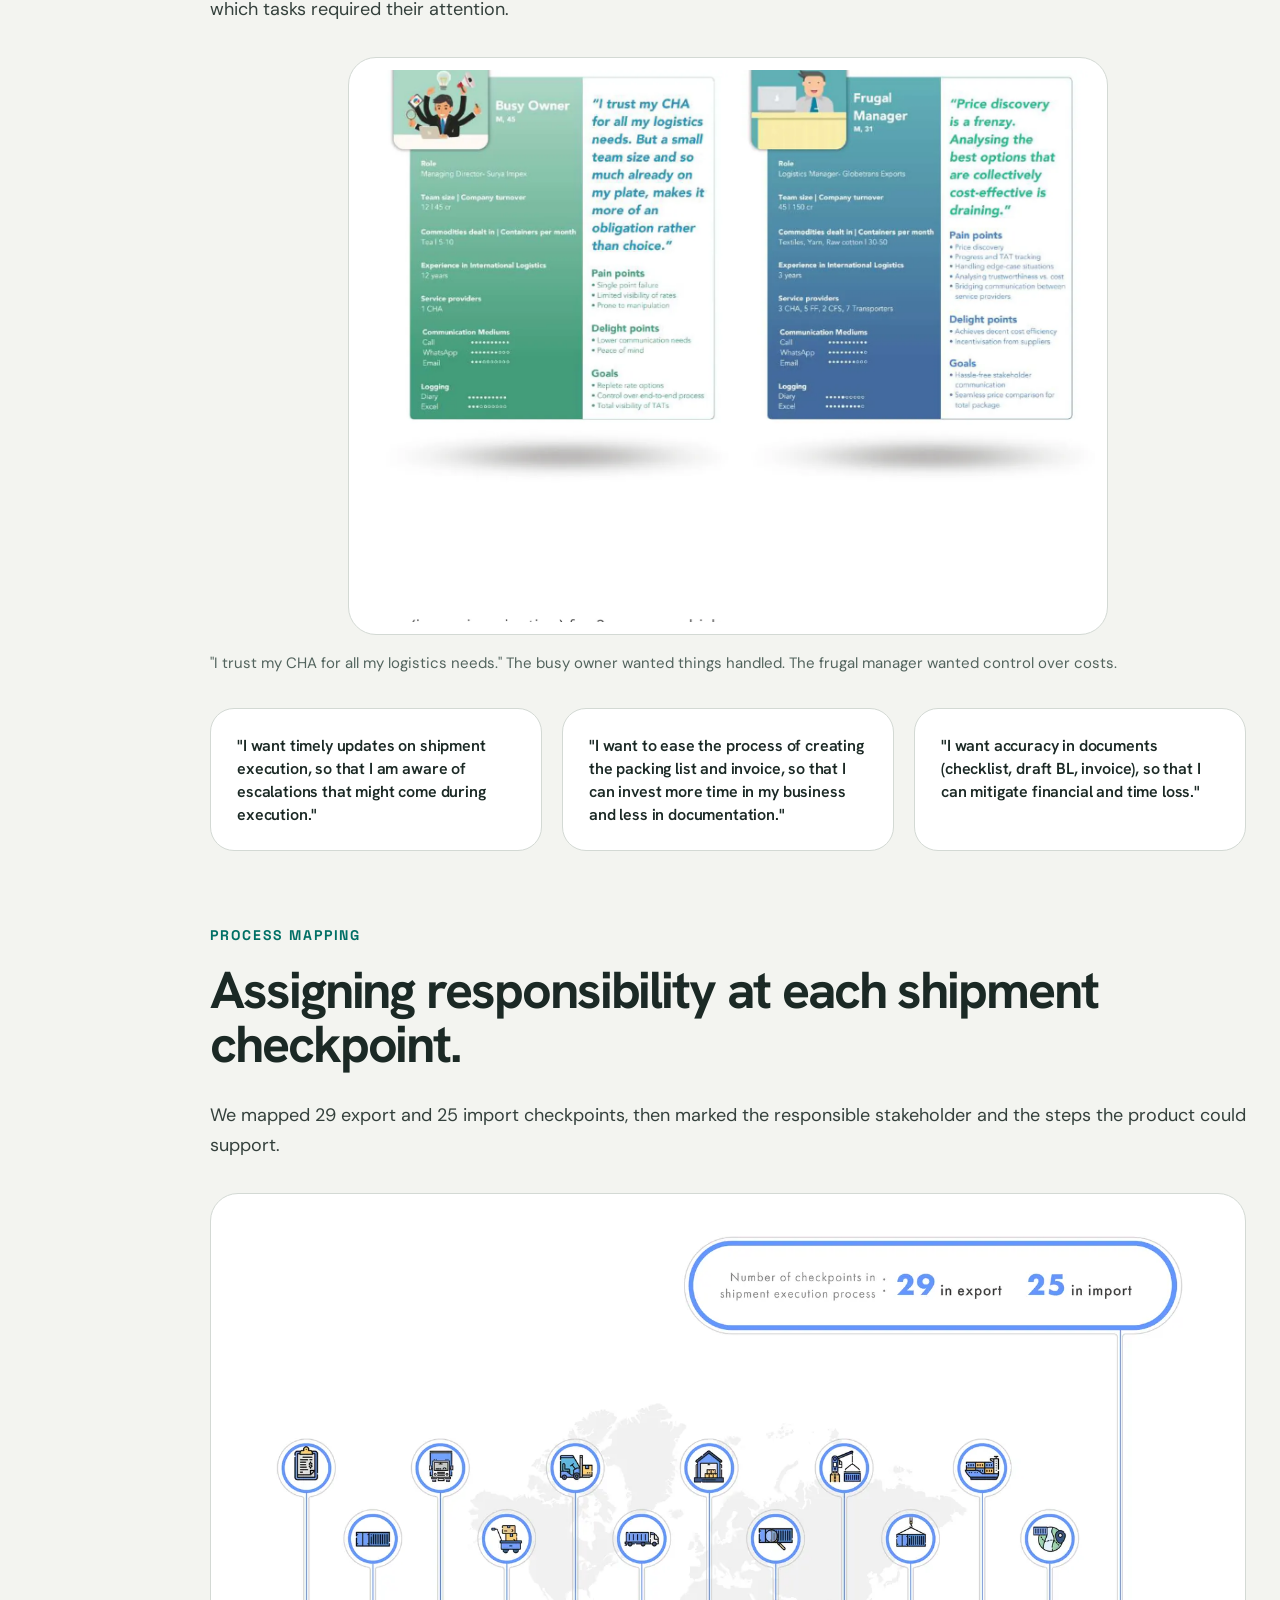
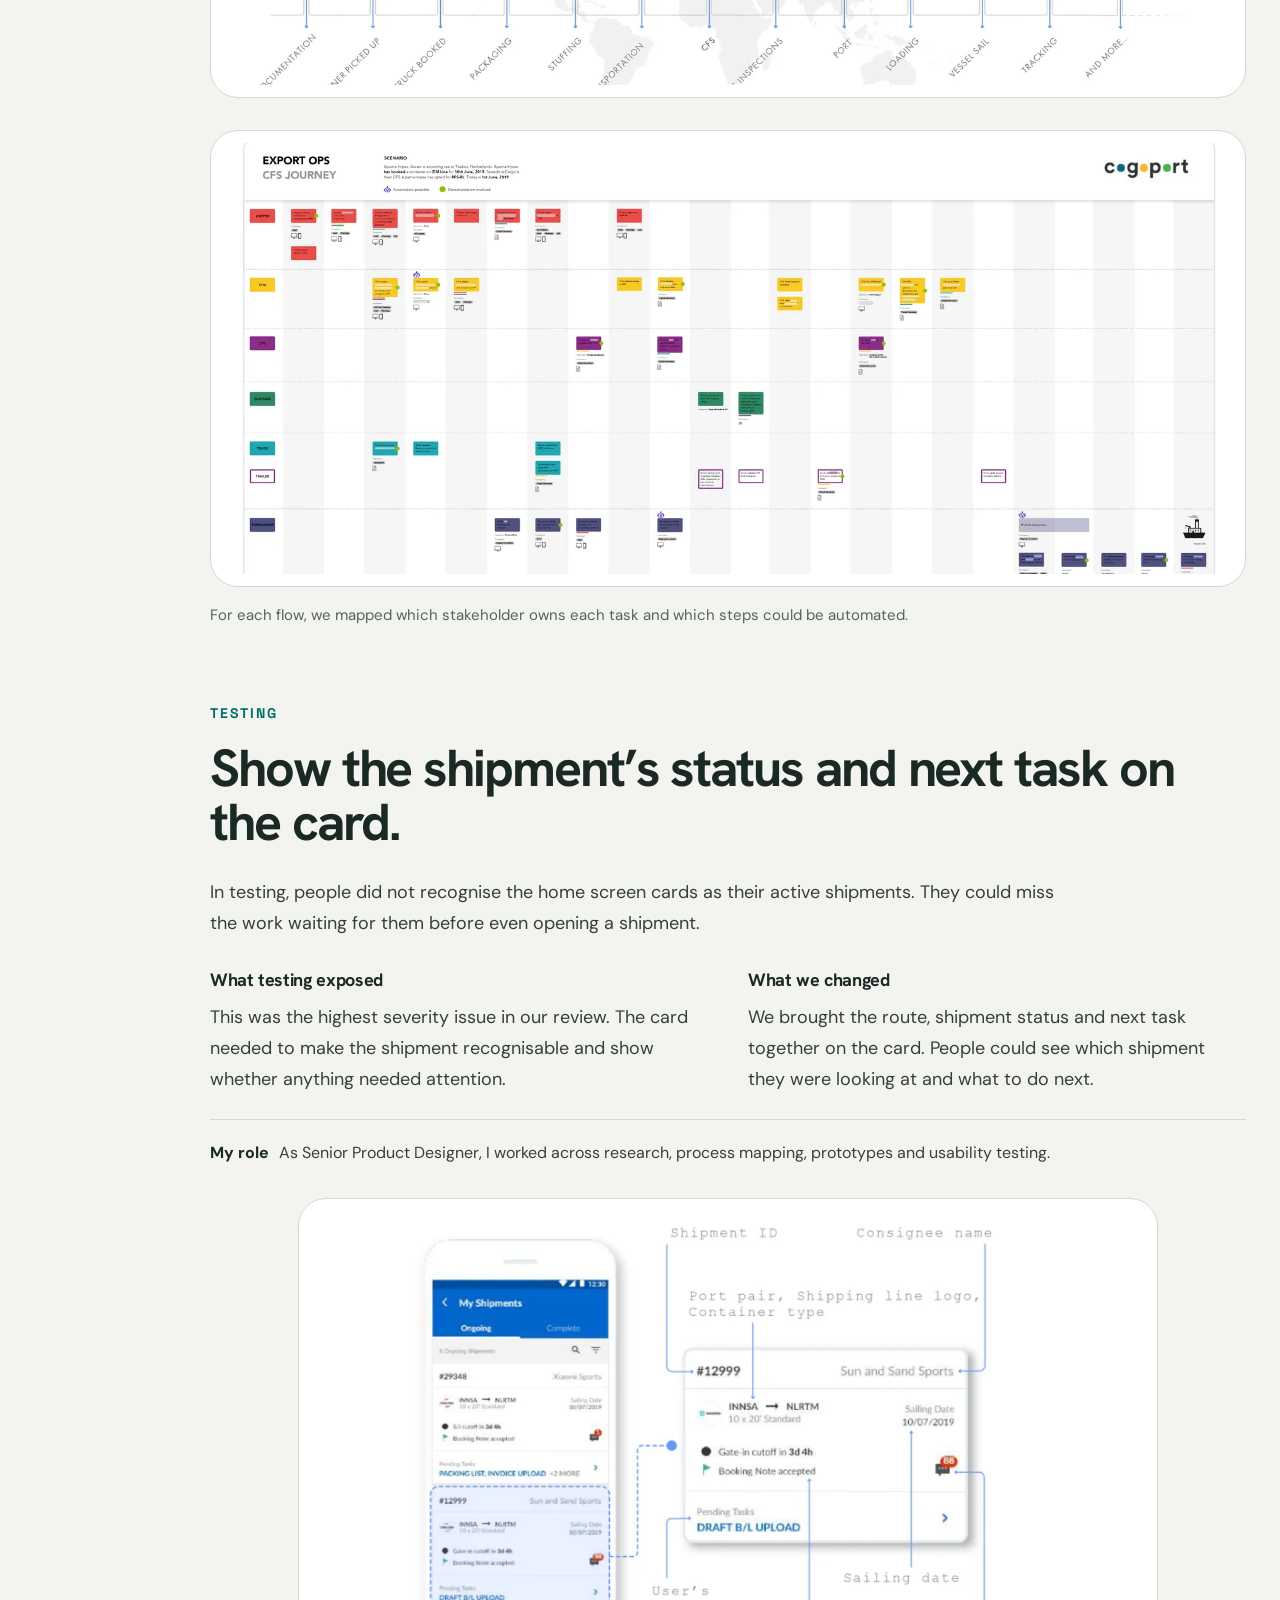
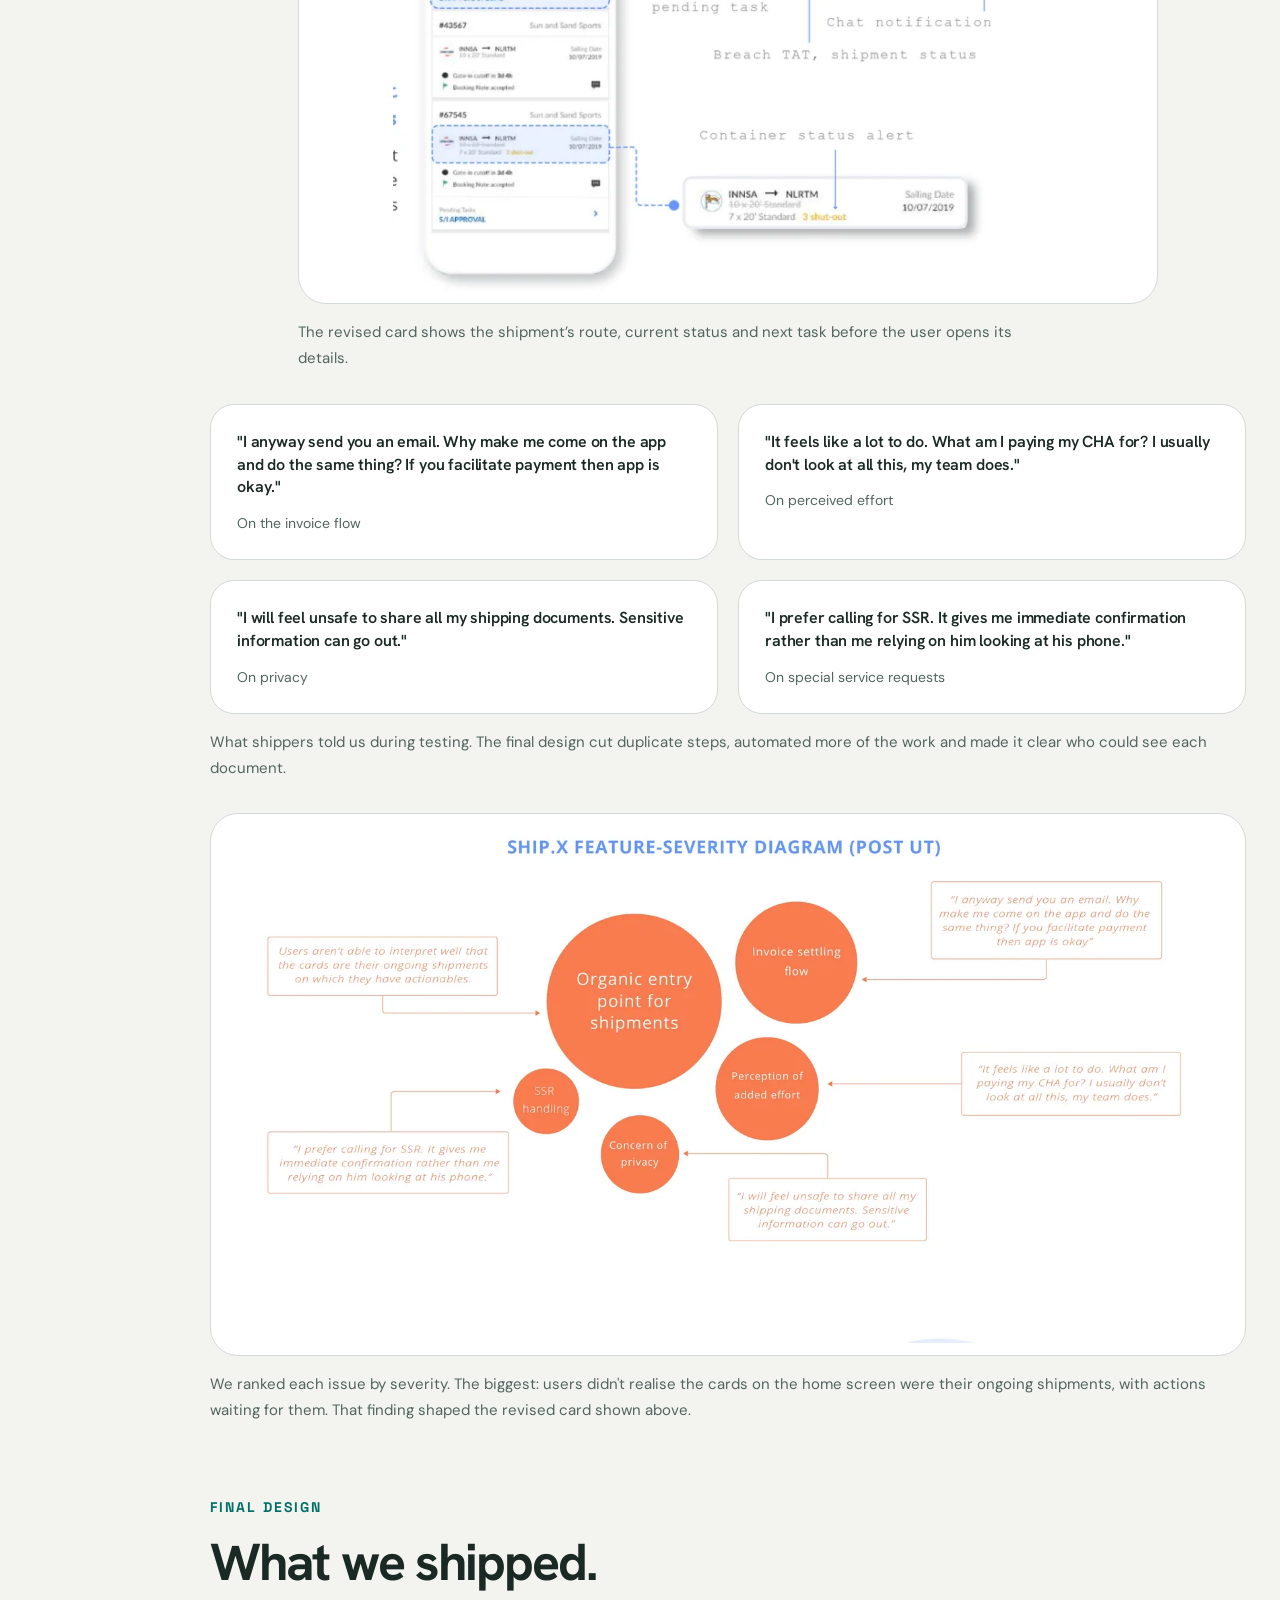
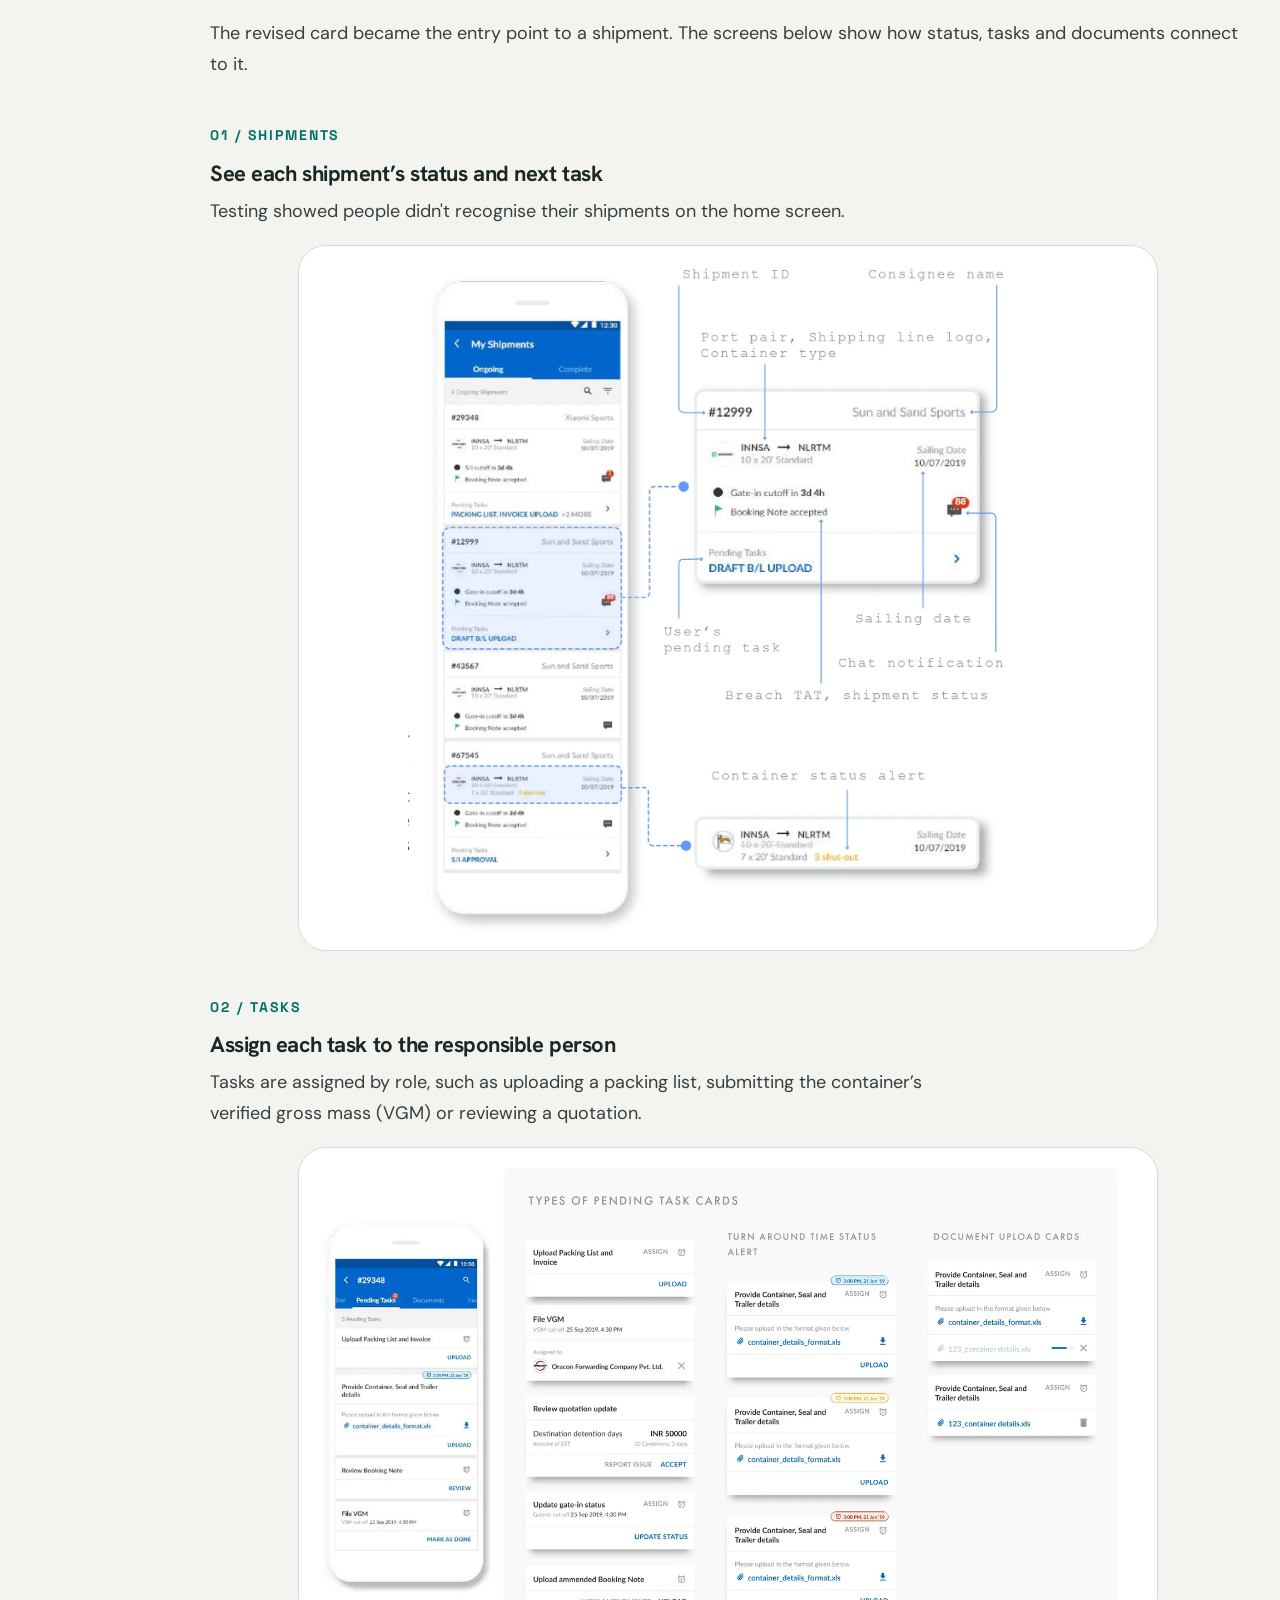
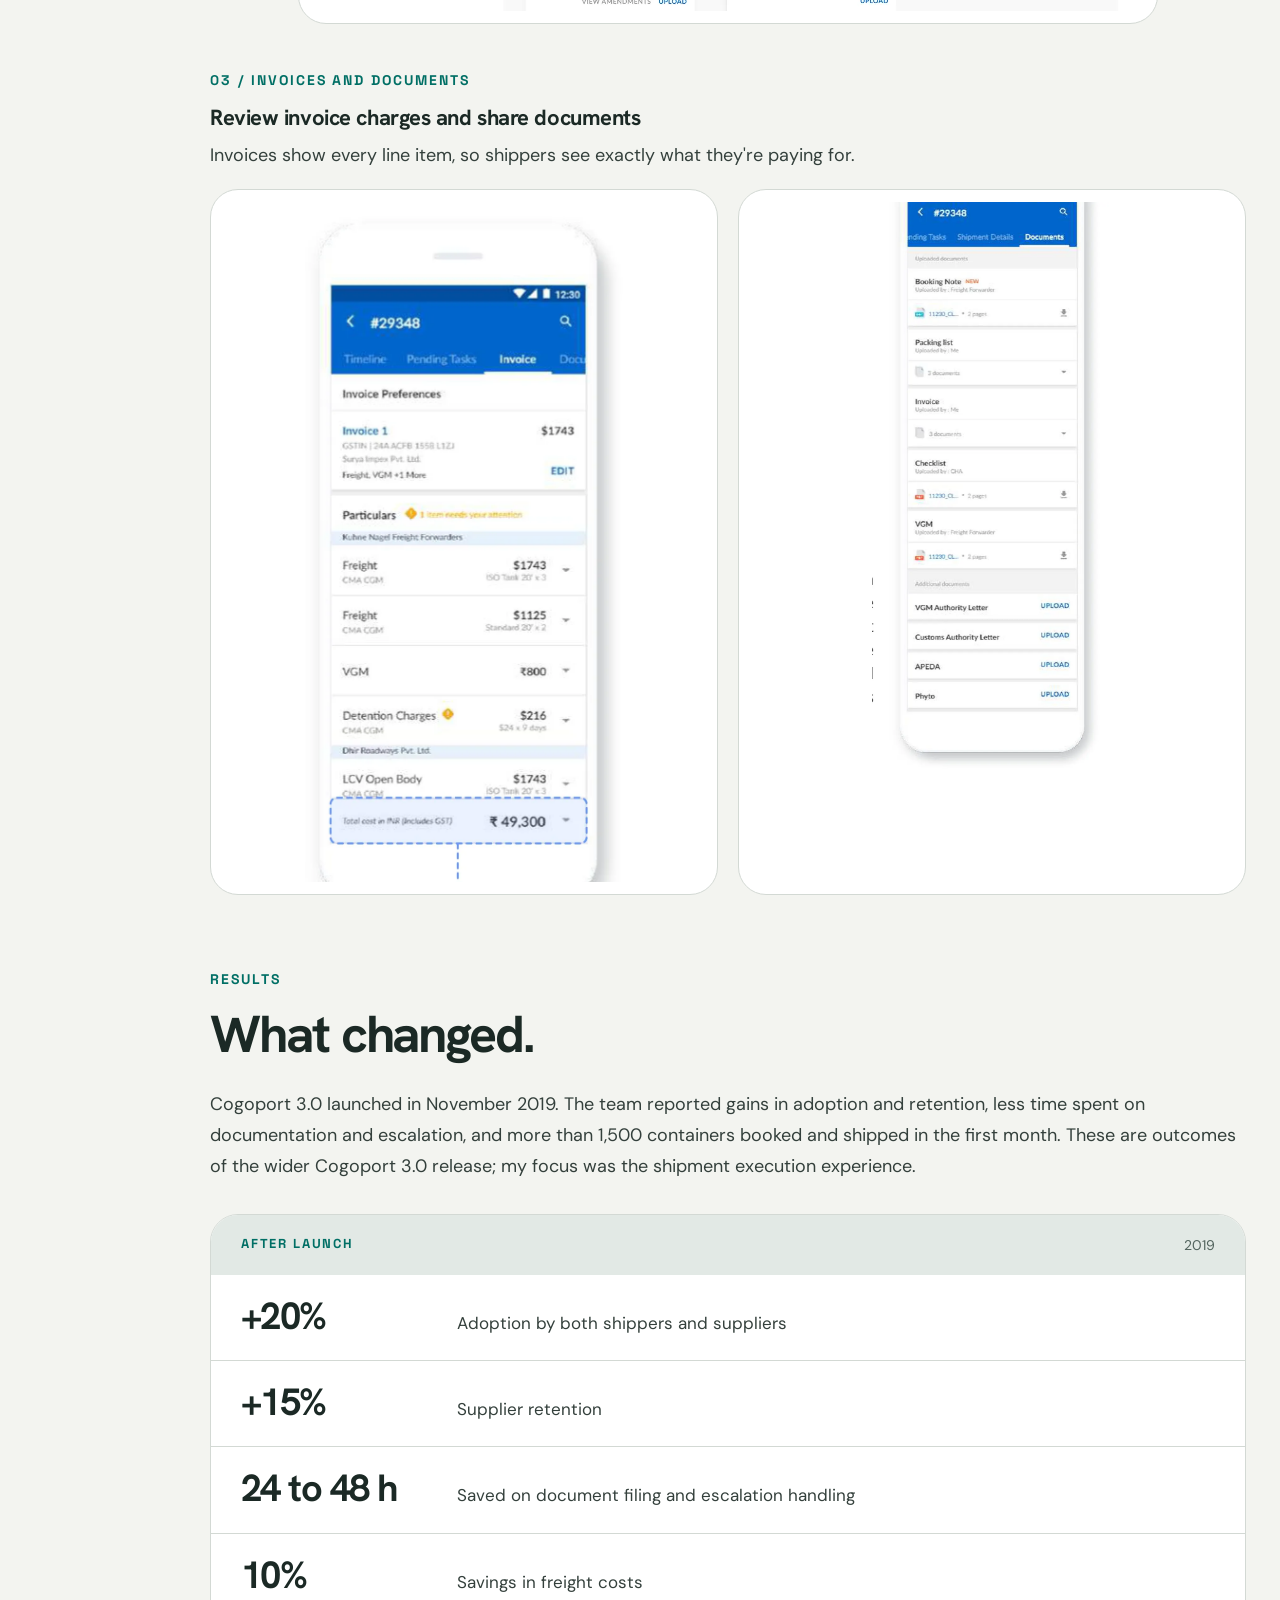
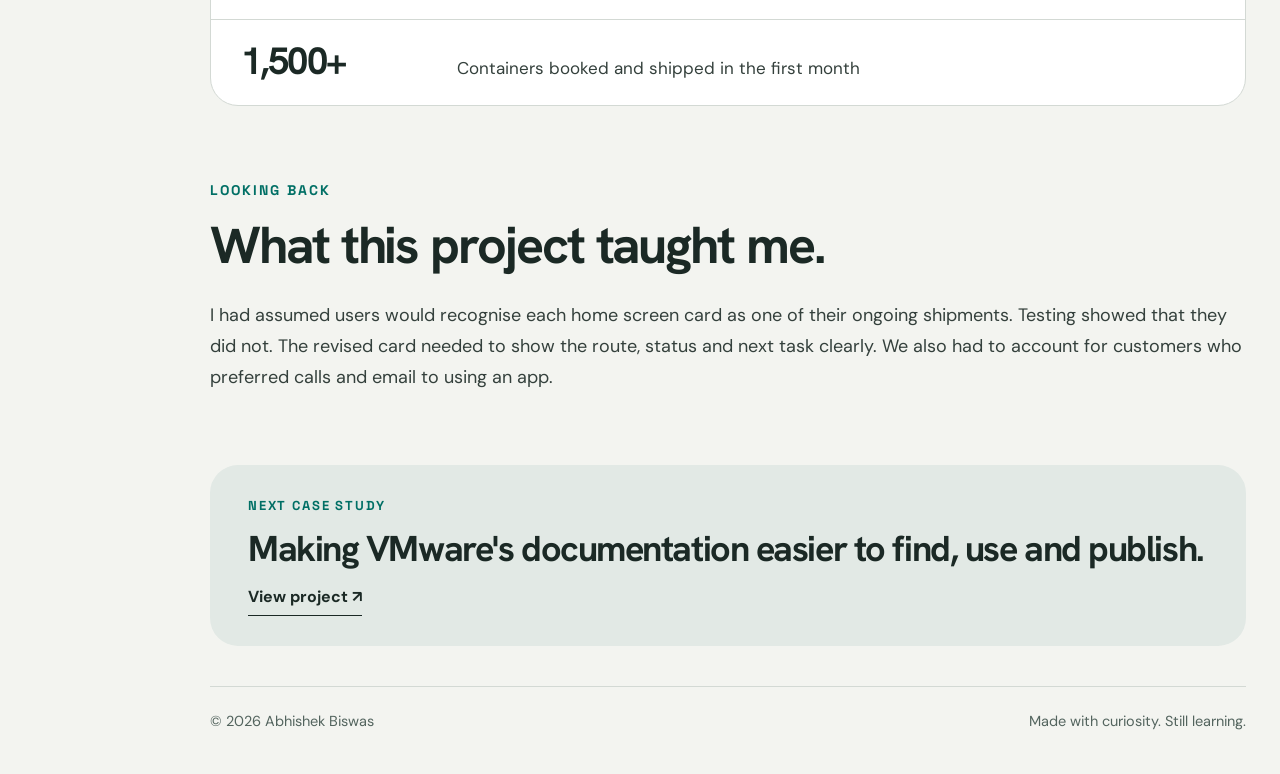
<file: cogoport/index.html>
<!DOCTYPE html>
<html lang="en" data-theme="light">
<head>
<meta charset="utf-8">
<script src="/shared/theme.js?v=189"></script>
<meta name="viewport" content="width=device-width, initial-scale=1">
<title>Cogoport Shipment Management UX Case Study | Abhishek Biswas</title>
<link rel="canonical" href="https://iamabhishekbiswas.com/cogoport/">
<meta property="og:type" content="article">
<meta property="og:title" content="Cogoport Shipment Management UX Case Study | Abhishek Biswas">
<meta property="og:description" content="How Abhishek Biswas designed Cogoport shipment management for mobile and web, bringing shipment status, documents and tasks into one place.">
<meta property="og:url" content="https://iamabhishekbiswas.com/cogoport/">
<meta name="description" content="How Abhishek Biswas designed Cogoport shipment management for mobile and web, bringing shipment status, documents and tasks into one place.">
<meta name="theme-color" content="#f4f5f1">
<link rel="preconnect" href="https://fonts.googleapis.com"><link rel="preconnect" href="https://fonts.gstatic.com" crossorigin><link href="https://fonts.googleapis.com/css2?family=DM+Sans:opsz,wght@9..40,400;9..40,500;9..40,600&amp;family=Hanken+Grotesk:wght@500;600;700;800&amp;family=Space+Grotesk:wght@500;700&amp;display=swap" rel="stylesheet">
<link rel="stylesheet" href="/shared/case-study.css?v=221">
<link rel="stylesheet" href="/shared/navigation.css?v=265">
<script src="/shared/navigation.js?v=256" defer></script>
<link rel="stylesheet" href="/shared/case-navigation.css?v=256">
<script src="/shared/case-navigation.js?v=158" defer></script>
<link rel="stylesheet" href="/shared/theme-controls.css?v=187">
<link rel="stylesheet" href="/shared/dark-theme.css?v=252">
<link rel="icon" type="image/svg+xml" href="/favicon.svg?v=193">
<link rel="alternate icon" type="image/png" sizes="32x32" href="/favicon-32.png?v=193">
<link rel="apple-touch-icon" sizes="192x192" href="/favicon-192.png?v=193">
<link rel="stylesheet" href="../shared/editorial-cases.css?v=206">
<link rel="stylesheet" href="/shared/decision-sections.css?v=226">
<link rel="stylesheet" href="/shared/image-viewer.css?v=227">
<script src="/shared/image-viewer.js?v=228" defer></script>
<script src="/shared/contact-liquid.js?v=263" type="module"></script>
</head>
<body class="theme-case visual-case has-case-navigation">
<header class="portfolio-header"><div class="portfolio-header-inner"><a class="portfolio-brand" href="/" aria-label="Abhishek Biswas, home"><img src="/brand-mark.svg?v=2" alt="" width="39" height="39"><span>Abhishek Biswas<b>.</b></span></a><nav class="portfolio-nav" aria-label="Main navigation"><div class="portfolio-menu" id="portfolio-menu"><a href="/#work">Work</a><a href="/#process">My approach</a><a href="/#experience">Experience</a><a href="/#testimonials">Testimonials</a><a href="/#about">About</a><a href="/resume/" target="_blank" rel="noopener noreferrer">Résumé <span aria-hidden="true">↗</span></a></div><button class="theme-toggle" type="button" aria-label="Switch to dark theme" title="Switch to dark theme"><svg class="theme-sun" width="20" height="20" viewBox="0 0 24 24" fill="none" stroke="currentColor" stroke-width="1.7" stroke-linecap="round" aria-hidden="true"><circle cx="12" cy="12" r="3.8"/><path d="M12 2v2m0 16v2M2 12h2m16 0h2M4.93 4.93l1.42 1.42m11.3 11.3 1.42 1.42M4.93 19.07l1.42-1.42m11.3-11.3 1.42-1.42"/></svg><svg class="theme-moon" width="20" height="20" viewBox="0 0 24 24" fill="none" stroke="currentColor" stroke-width="1.7" stroke-linecap="round" stroke-linejoin="round" aria-hidden="true"><path d="M20.6 13.5A8.6 8.6 0 0 1 10.5 3.4a8.6 8.6 0 1 0 10.1 10.1Z"/></svg></button><a class="portfolio-contact" href="/#contact">Get in touch</a><button class="portfolio-menu-toggle" type="button" aria-expanded="false" aria-controls="portfolio-menu" aria-label="Open navigation menu"><svg width="22" height="22" viewBox="0 0 24 24" fill="none" stroke="currentColor" stroke-width="1.6" stroke-linecap="round" aria-hidden="true"><path class="menu-lines" d="M4 7h16M4 12h16M4 17h16"/><path class="menu-close" d="m6 6 12 12M18 6 6 18"/></svg></button></nav></div></header><nav class="case-navigation" aria-label="Case study sections"><span class="case-navigation-label">On this page</span><div class="case-navigation-links"><a href="#overview" aria-current="location">Overview</a><a href="#context">Context</a><a href="#users">Users</a><a href="#journey">Process mapping</a><a href="#testing">Testing</a><a href="#solution">Final design</a><a href="#results">Results</a><a href="#reflection">Reflection</a></div></nav><div class="case-page"><div class="portfolio-back-row"><a class="portfolio-back" href="/#work"><span class="portfolio-back-icon"><svg width="20" height="20" viewBox="0 0 24 24" fill="none" stroke="currentColor" stroke-width="1.6" stroke-linecap="round" stroke-linejoin="round" aria-hidden="true"><path d="M19 12H5m6-6-6 6 6 6"/></svg></span><span>All work</span></a></div>
<main>

<header class="hero" id="overview"><div class="wrap">
  <span class="label">Case study / Cogoport 3.0 shipment execution</span>
  <h1>Making shipment status, tasks and documents easier to manage.</h1>
  <p class="lede">Once a container is booked, the hard part begins. Documents, approvals and updates pass between the shipper, freight forwarder, customs agent and trucker, usually by phone, email and WhatsApp. In five months, our team designed Cogoport's first mobile app and a web experience that brought all of that into one place.</p><aside class="case-brief" aria-label="The project in 20 seconds"><span class="label">The project in 20 seconds</span><dl><div><dt>Problem</dt><dd>After booking, shipment updates, documents and responsibilities were scattered across channels.</dd></div><div><dt>My role</dt><dd>Senior Product Designer across research, process mapping, prototypes and usability testing.</dd></div><div><dt>Key decision</dt><dd>Make each shipment the starting point for its status, assigned tasks and documents.</dd></div><div><dt>Outcome</dt><dd>The team reported 24 to 48 hours saved on document filing and escalation, and 1,500+ containers in the first month.</dd></div></dl></aside>
  <figure><div class="shot mist"><a class="evidence-link" href="/image/?src=%2Fassets%2Fcogoport-7472de4093.webp" data-full-image="/assets/cogoport-7472de4093.webp" target="_blank" rel="noopener" aria-label="Open full-size image: The shipment timeline on mobile, next to automated update cards for booking, roll-over, cargo pickup and document review."><img src="../assets/cogoport-7472de4093.webp" width="1600" height="1531" alt="The shipment timeline on mobile, next to automated update cards for booking, roll-over, cargo pickup and document review." decoding="async" loading="lazy"></a></div></figure>
  <dl class="facts">
    <div><dt>Role</dt><dd>Senior Product Designer: research, process mapping, wireframes, prototyping and usability testing</dd></div>
    <div><dt>Team</dt><dd>1 product owner, 2 product managers, 2 UX designers, 1 UI designer and interns</dd></div>
    <div><dt>Timeline</dt><dd>5 months, launched November 2019</dd></div>
    <div><dt>Platforms</dt><dd>Mobile app (Cogoport's first) and web</dd></div>
  </dl>
  <p class="note">To comply with my nondisclosure agreement, I have omitted and obfuscated confidential information. This case study is my own and doesn't necessarily reflect the views of Cogoport.</p>
</div></header>

<section id="context"><div class="wrap">
  <span class="label">Context</span>
  <h2>After booking, coordination causes delays.</h2>
  <p>After booking, shippers still need documents, approvals and updates from several freight partners. Our research showed that repeated calls, missing information and unclear responsibilities delayed that work.</p>
  <figure><div class="shot "><a class="evidence-link" href="/image/?src=%2Fassets%2Fcogoport-5433501ad1.webp" data-full-image="/assets/cogoport-5433501ad1.webp" target="_blank" rel="noopener" aria-label="Open full-size image: A shipment journey from booking to sailing, showing documents handled by the forwarder, buyer, customs agent, trucker and shipping line."><img src="../assets/cogoport-5433501ad1.webp" width="1600" height="874" alt="A shipment journey from booking to sailing, showing documents handled by the forwarder, buyer, customs agent, trucker and shipping line." decoding="async" loading="lazy"></a></div><figcaption>From booking note to bill of lading, each document is owned by a different party.</figcaption></figure>
  <figure><div class="grid3">
    <div class="card"><span class="tag">Problem 1</span><h3>Information gets lost</h3><p>Details passed along by phone or message don't get recorded, and mistakes surface late.</p></div>
    <div class="card"><span class="tag">Problem 2</span><h3>The same details are shared again and again</h3><p>Every party asks for the same information, often in a different format.</p></div>
    <div class="card"><span class="tag">Problem 3</span><h3>Too many places to file documents</h3><p>Each stakeholder uses a different tool, so nobody has the full picture.</p></div>
  </div><figcaption>The three causes of inefficiency we set out to fix.</figcaption></figure>
</div></section>

<section id="users"><div class="wrap">
  <span class="label">Users</span>
  <h2>Supporting owners and managers who arrange shipments.</h2>
  <p>Business owners wanted their agents to handle the shipment. Managers needed to check costs, track progress and know which tasks required their attention.</p>
  <figure><div class="shot narrow"><a class="evidence-link" href="/image/?src=%2Fassets%2Fcogoport-d313eac6ce.webp" data-full-image="/assets/cogoport-d313eac6ce.webp" target="_blank" rel="noopener" aria-label="Open full-size image: Two persona cards: a busy owner who relies on his customs agent, and a frugal logistics manager who finds price discovery draining."><img src="../assets/cogoport-d313eac6ce.webp" width="1600" height="1202" alt="Two persona cards: a busy owner who relies on his customs agent, and a frugal logistics manager who finds price discovery draining." decoding="async" loading="lazy"></a></div><figcaption>"I trust my CHA for all my logistics needs." The busy owner wanted things handled. The frugal manager wanted control over costs.</figcaption></figure>
  <figure><div class="grid3">
    <div class="card"><p class="quote">"I want timely updates on shipment execution, so that I am aware of escalations that might come during execution."</p></div>
    <div class="card"><p class="quote">"I want to ease the process of creating the packing list and invoice, so that I can invest more time in my business and less in documentation."</p></div>
    <div class="card"><p class="quote">"I want accuracy in documents (checklist, draft BL, invoice), so that I can mitigate financial and time loss."</p></div>
  </div></figure>
</div></section>

<section id="journey"><div class="wrap">
  <span class="label">Process mapping</span>
  <h2>Assigning responsibility at each shipment checkpoint.</h2>
  <p>We mapped 29 export and 25 import checkpoints, then marked the responsible stakeholder and the steps the product could support.</p>
  <figure><div class="shot "><a class="evidence-link" href="/image/?src=%2Fassets%2Fcogoport-036bdb9ce6.webp" data-full-image="/assets/cogoport-036bdb9ce6.webp" target="_blank" rel="noopener" aria-label="Open full-size image: Shipment milestones on a world map, with 29 checkpoints in export and 25 in import."><img src="../assets/cogoport-036bdb9ce6.webp" width="1600" height="758" alt="Shipment milestones on a world map, with 29 checkpoints in export and 25 in import." decoding="async" loading="lazy"></a></div></figure>
  <figure><div class="shot "><a class="evidence-link" href="/image/?src=%2Fassets%2Fcogoport-6d6d7ab877.webp" data-full-image="/assets/cogoport-6d6d7ab877.webp" target="_blank" rel="noopener" aria-label="Open full-size image: A detailed process map for an export shipment, with tasks colour-coded by stakeholder."><img src="../assets/cogoport-6d6d7ab877.webp" width="1600" height="683" alt="A detailed process map for an export shipment, with tasks colour-coded by stakeholder." decoding="async" loading="lazy"></a></div><figcaption>For each flow, we mapped which stakeholder owns each task and which steps could be automated.</figcaption></figure>
</div></section>

<section id="testing"><div class="wrap">
  <span class="label">Testing</span>
  <div class="decision-story" aria-labelledby="cogoport-card-decision">
  <h2 id="cogoport-card-decision">Show the shipment’s status and next task on the card.</h2>
  <p class="decision-intro">In testing, people did not recognise the home screen cards as their active shipments. They could miss the work waiting for them before even opening a shipment.</p>
  <div class="decision-reasoning">
    <div><h3>What testing exposed</h3><p>This was the highest severity issue in our review. The card needed to make the shipment recognisable and show whether anything needed attention.</p></div>
    <div><h3>What we changed</h3><p>We brought the route, shipment status and next task together on the card. People could see which shipment they were looking at and what to do next.</p></div>
  </div>
  <p class="decision-role"><strong>My role</strong> As Senior Product Designer, I worked across research, process mapping, prototypes and usability testing.</p>
  <figure class="source-figure"><div class="shot source-shot"><a class="evidence-link" href="/image/?src=%2Fassets%2Fcogoport-shipment-card.webp" data-full-image="/assets/cogoport-shipment-card.webp" target="_blank" rel="noopener" aria-label="Open full-size image: Annotated Cogoport shipment card showing route, status, pending task and container alert beside the mobile list."><img src="../assets/cogoport-shipment-card.webp" alt="Annotated Cogoport shipment card showing route, status, pending task and container alert beside the mobile list." loading="lazy" decoding="async" width="735" height="745"></a></div><figcaption>The revised card shows the shipment’s route, current status and next task before the user opens its details.</figcaption></figure>
  </div>
  <figure><div class="grid2">
    <div class="card"><p class="quote">"I anyway send you an email. Why make me come on the app and do the same thing? If you facilitate payment then app is okay."</p><small>On the invoice flow</small></div>
    <div class="card"><p class="quote">"It feels like a lot to do. What am I paying my CHA for? I usually don't look at all this, my team does."</p><small>On perceived effort</small></div>
    <div class="card"><p class="quote">"I will feel unsafe to share all my shipping documents. Sensitive information can go out."</p><small>On privacy</small></div>
    <div class="card"><p class="quote">"I prefer calling for SSR. It gives me immediate confirmation rather than me relying on him looking at his phone."</p><small>On special service requests</small></div>
  </div><figcaption>What shippers told us during testing. The final design cut duplicate steps, automated more of the work and made it clear who could see each document.</figcaption></figure>
  <figure><div class="shot "><a class="evidence-link" href="/image/?src=%2Fassets%2Fcogoport-fe8cc53143.webp" data-full-image="/assets/cogoport-fe8cc53143.webp" target="_blank" rel="noopener" aria-label="Open full-size image: A feature severity diagram from testing, ranking issues such as the entry point for shipments, invoice flow and privacy."><img src="../assets/cogoport-fe8cc53143.webp" width="1500" height="767" alt="A feature severity diagram from testing, ranking issues such as the entry point for shipments, invoice flow and privacy." decoding="async" loading="lazy"></a></div><figcaption>We ranked each issue by severity. The biggest: users didn't realise the cards on the home screen were their ongoing shipments, with actions waiting for them. That finding shaped the revised card shown above.</figcaption></figure>
</div></section>

<section id="solution"><div class="wrap">
  <span class="label">Final design</span>
  <h2>What we shipped.</h2>
  <p>The revised card became the entry point to a shipment. The screens below show how status, tasks and documents connect to it.</p><div class="feature">
    <div class="ftext"><span class="label">01 / Shipments</span><h3>See each shipment’s status and next task</h3><p>Testing showed people didn't recognise their shipments on the home screen.</p></div>
    <div class="shot"><a class="evidence-link" href="/image/?src=%2Fassets%2Fcogoport-7fc1d7aaf0.webp" data-full-image="/assets/cogoport-7fc1d7aaf0.webp" target="_blank" rel="noopener" aria-label="Open full-size image: A list of shipment cards with an annotated card showing the route, pending task and container status."><img src="../assets/cogoport-7fc1d7aaf0.webp" width="1500" height="1593" alt="A list of shipment cards with an annotated card showing the route, pending task and container status." decoding="async" loading="lazy"></a></div>
  </div>
  <div class="feature">
    <div class="ftext"><span class="label">02 / Tasks</span><h3>Assign each task to the responsible person</h3><p>Tasks are assigned by role, such as uploading a packing list, submitting the container’s verified gross mass (VGM) or reviewing a quotation.</p></div>
    <div class="shot"><a class="evidence-link" href="/image/?src=%2Fassets%2Fcogoport-38e1a9f614.webp" data-full-image="/assets/cogoport-38e1a9f614.webp" target="_blank" rel="noopener" aria-label="Open full-size image: A pending tasks list and examples of different task cards."><img src="../assets/cogoport-38e1a9f614.webp" width="1500" height="811" alt="A pending tasks list and examples of different task cards." decoding="async" loading="lazy"></a></div>
  </div>
  <div class="feature">
    <div class="ftext"><span class="label">03 / Invoices and documents</span><h3>Review invoice charges and share documents</h3><p>Invoices show every line item, so shippers see exactly what they're paying for.</p></div>
    <div class="grid2 top"><div class="shot"><a class="evidence-link" href="/image/?src=%2Fassets%2Fcogoport-3b09734517.webp" data-full-image="/assets/cogoport-3b09734517.webp" target="_blank" rel="noopener" aria-label="Open full-size image: The invoice screen with line items and totals."><img src="../assets/cogoport-3b09734517.webp" width="670" height="1433" alt="The invoice screen with line items and totals." decoding="async" loading="lazy"></a></div><div class="shot"><a class="evidence-link" href="/image/?src=%2Fassets%2Fcogoport-a13cd348ac.webp" data-full-image="/assets/cogoport-a13cd348ac.webp" target="_blank" rel="noopener" aria-label="Open full-size image: The document library with uploaded and required documents."><img src="../assets/cogoport-a13cd348ac.webp" width="762" height="2164" alt="The document library with uploaded and required documents." decoding="async" loading="lazy"></a></div></div>
  </div>
  </div></section>

<section id="results"><div class="wrap">
  <span class="label">Results</span>
  <h2>What changed.</h2>
  <p>Cogoport 3.0 launched in November 2019. The team reported gains in adoption and retention, less time spent on documentation and escalation, and more than 1,500 containers booked and shipped in the first month. These are outcomes of the wider Cogoport 3.0 release; my focus was the shipment execution experience.</p>
  <figure><div class="results">
    <div class="rh"><strong>After launch</strong><span>2019</span></div>
    <table>
      <tr><td class="v">+20%</td><td class="w">Adoption by both shippers and suppliers</td></tr>
      <tr><td class="v">+15%</td><td class="w">Supplier retention</td></tr>
      <tr><td class="v">24 to 48 h</td><td class="w">Saved on document filing and escalation handling</td></tr>
      <tr><td class="v">10%</td><td class="w">Savings in freight costs</td></tr>
      <tr><td class="v">1,500+</td><td class="w">Containers booked and shipped in the first month</td></tr>
    </table>
  </div></figure>
</div></section>

<section id="reflection"><div class="wrap">
  <span class="label">Looking back</span>
  <h2>What this project taught me.</h2>
  <p>I had assumed users would recognise each home screen card as one of their ongoing shipments. Testing showed that they did not. The revised card needed to show the route, status and next task clearly. We also had to account for customers who preferred calls and email to using an app.</p></div></section>

</main>
<div class="next"><div class="wrap">
  <a class="next-card" href="../vmware/index.html"><small>Next case study</small><span class="next-title">Making VMware's documentation easier to find, use and publish.</span><span class="next-action">View project ↗</span></a>
  <div class="foot"><span>© 2026 Abhishek Biswas</span><span>Made with curiosity. Still learning.</span></div>
</div></div>
</div><!-- case-page -->
</body>
</html>
</file>
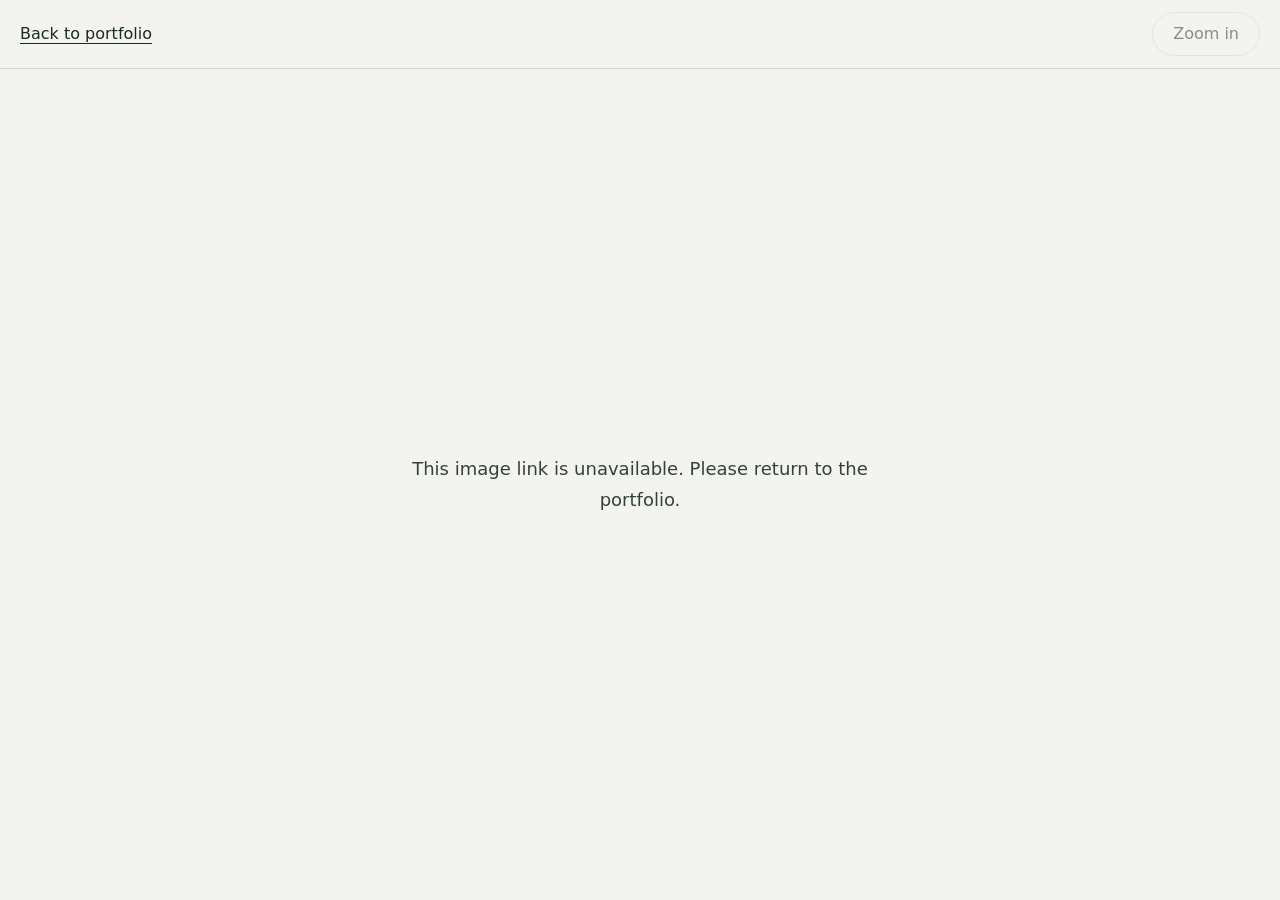
<file: image/index.html>
<!doctype html>
<html lang="en" data-theme="light">
<head>
  <meta charset="utf-8">
  <meta name="viewport" content="width=device-width, initial-scale=1">
  <meta name="robots" content="noindex, follow">
  <title>Image preview | Abhishek Biswas</title>
  <script src="/shared/theme.js?v=189"></script>
  <link rel="stylesheet" href="/shared/case-study.css?v=221">
  <link rel="stylesheet" href="/shared/dark-theme.css?v=252">
  <link rel="stylesheet" href="/image/view.css?v=228">
  <link rel="icon" type="image/svg+xml" href="/favicon.svg?v=193">
  <script src="/image/view.js?v=228" defer></script>
</head>
<body class="image-page">
  <header class="image-page-toolbar"><a href="/#work">Back to portfolio</a><button type="button" id="image-page-zoom" aria-pressed="false" disabled>Zoom in</button></header>
  <main class="image-page-viewport" tabindex="0" aria-label="Image preview"><div class="image-page-canvas"><img id="image-page-image" alt="Full-size case study image" hidden><p id="image-page-status" role="status">Loading image…</p></div></main>
  <noscript><p>Enable JavaScript to view this image, or return to the portfolio.</p></noscript>
</body>
</html>
</file>
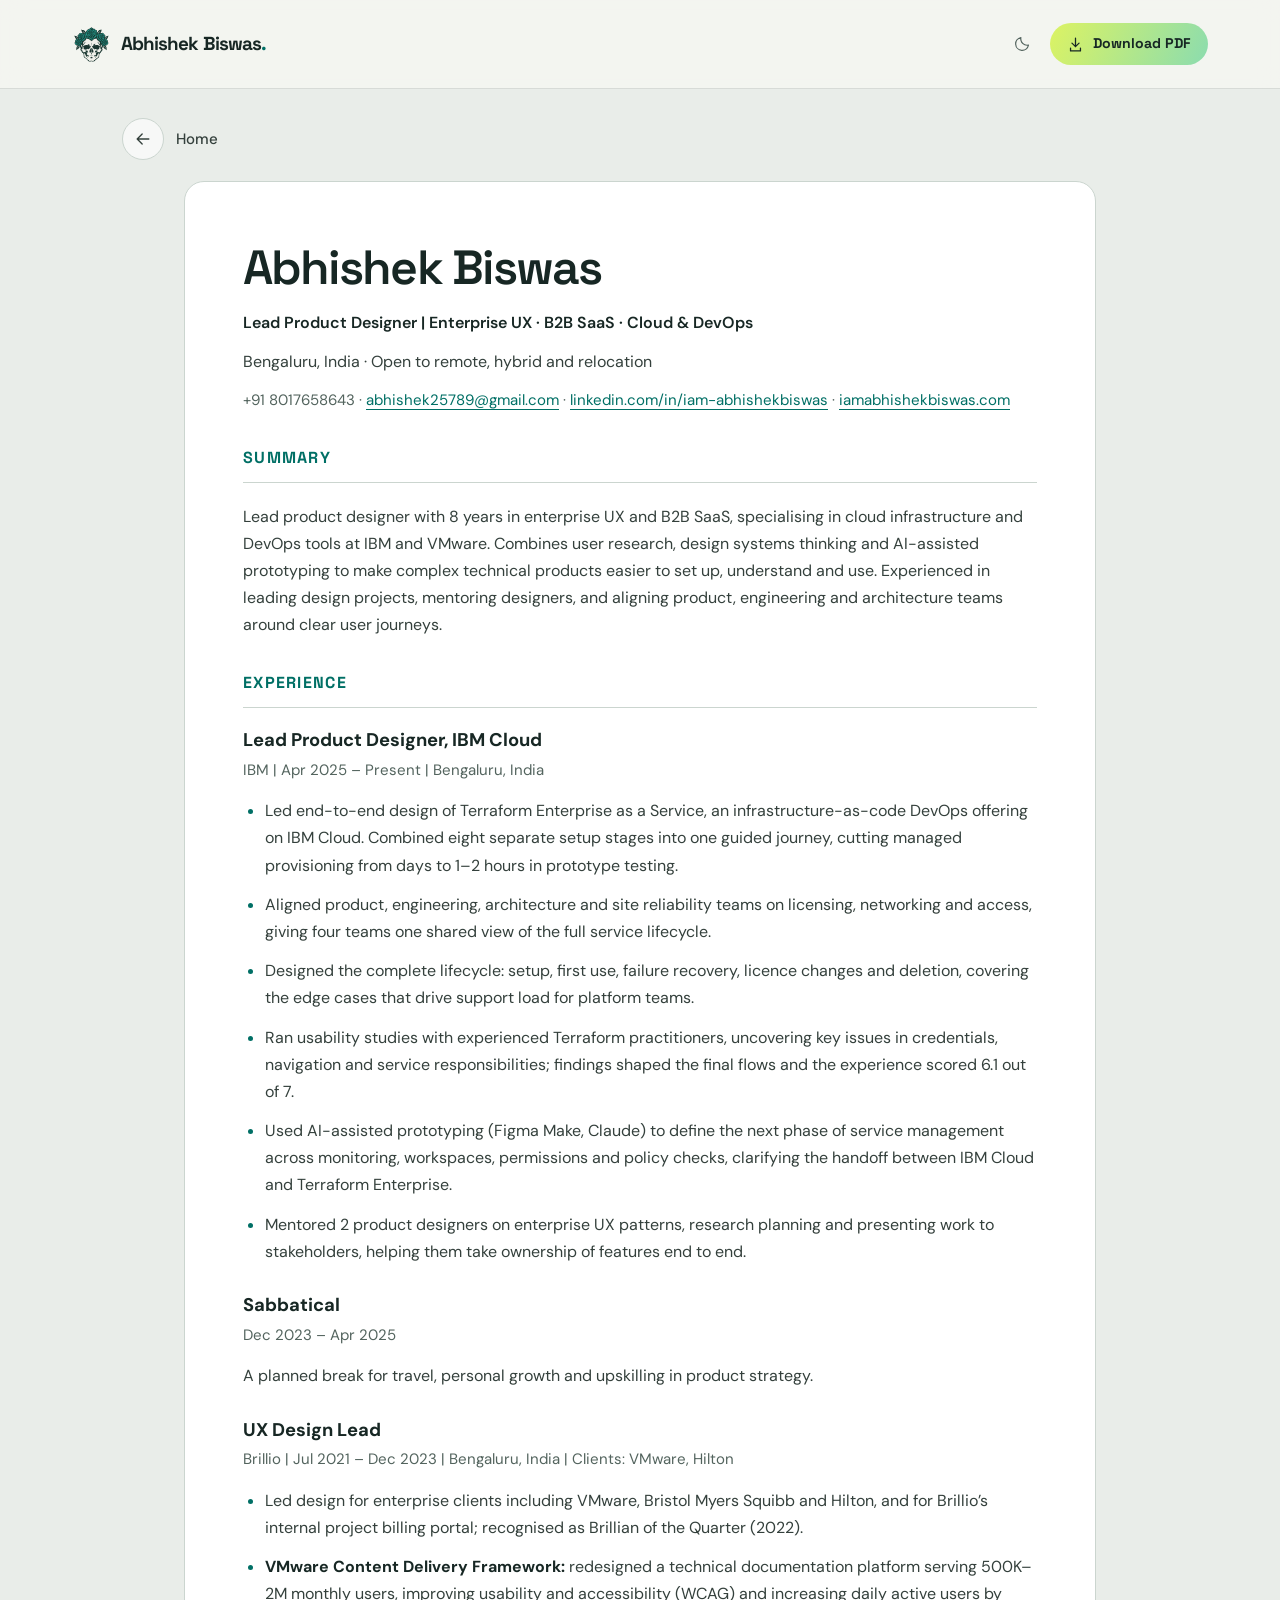
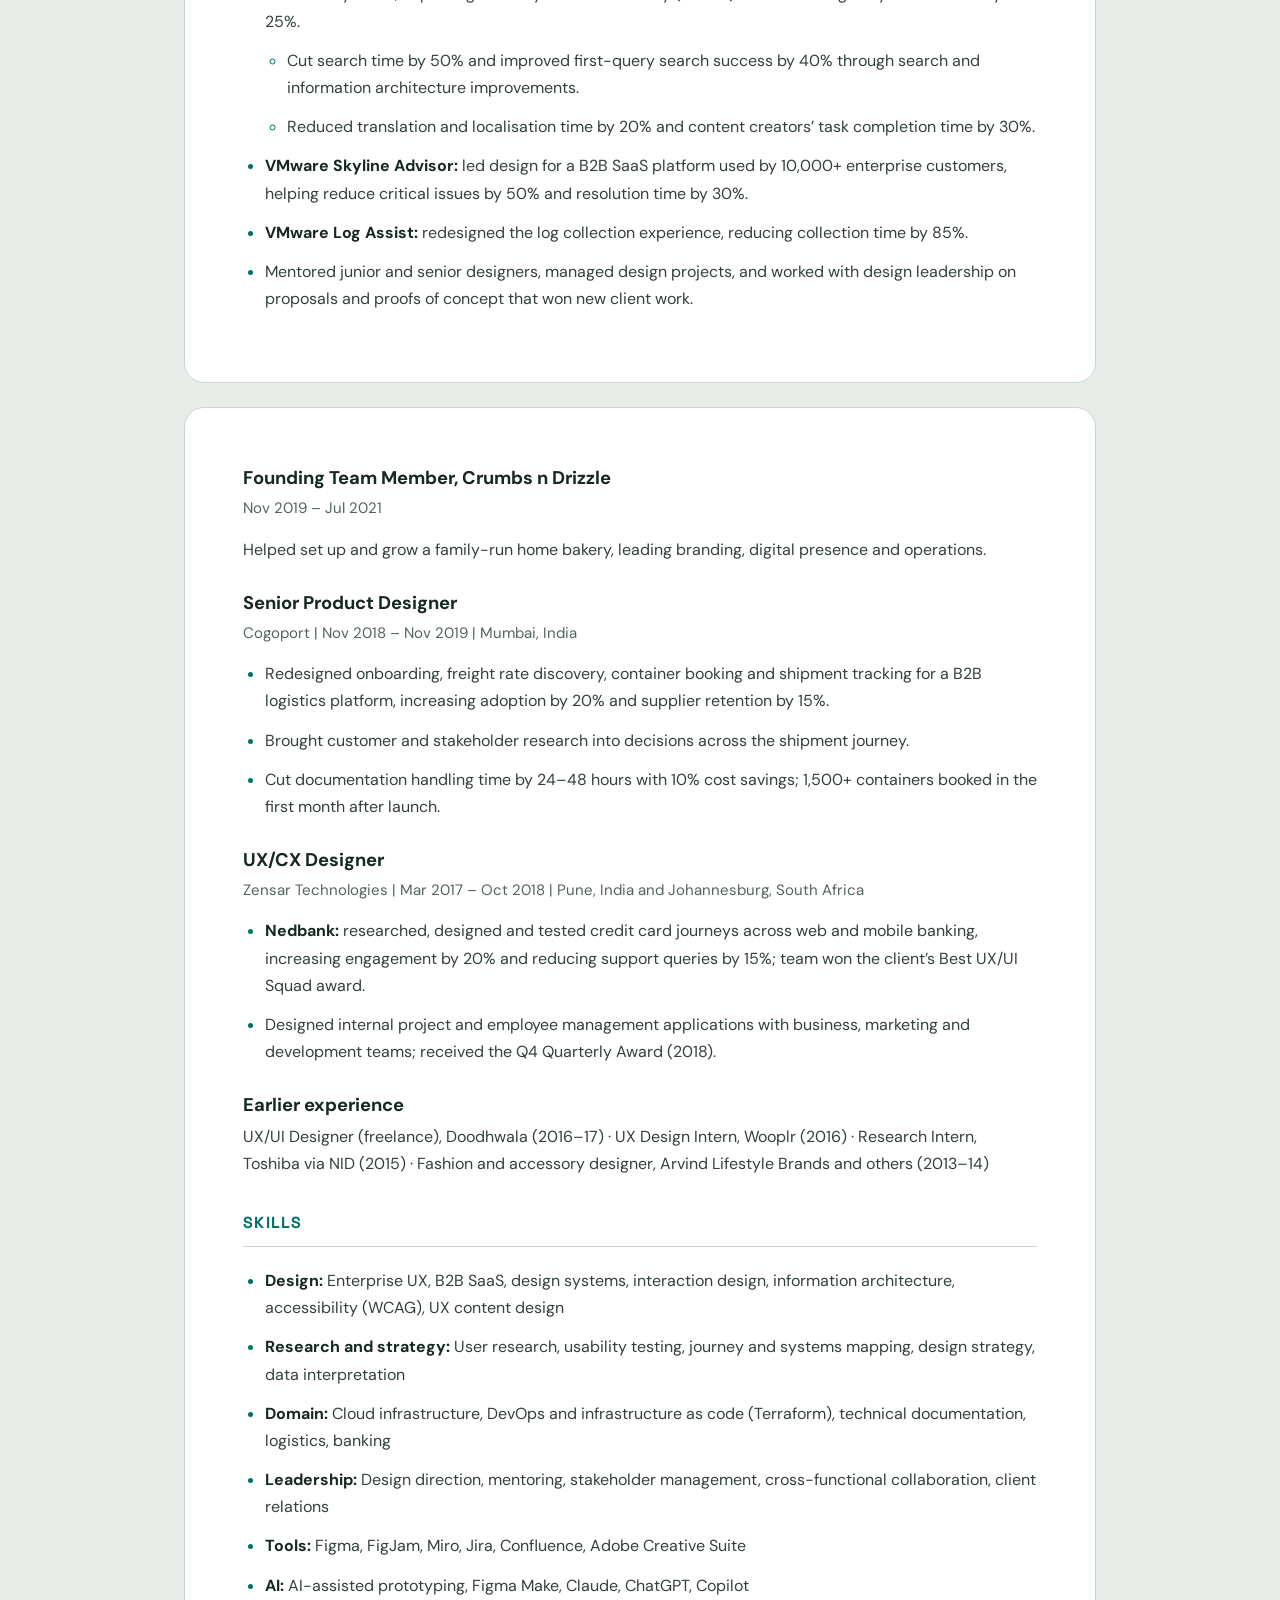
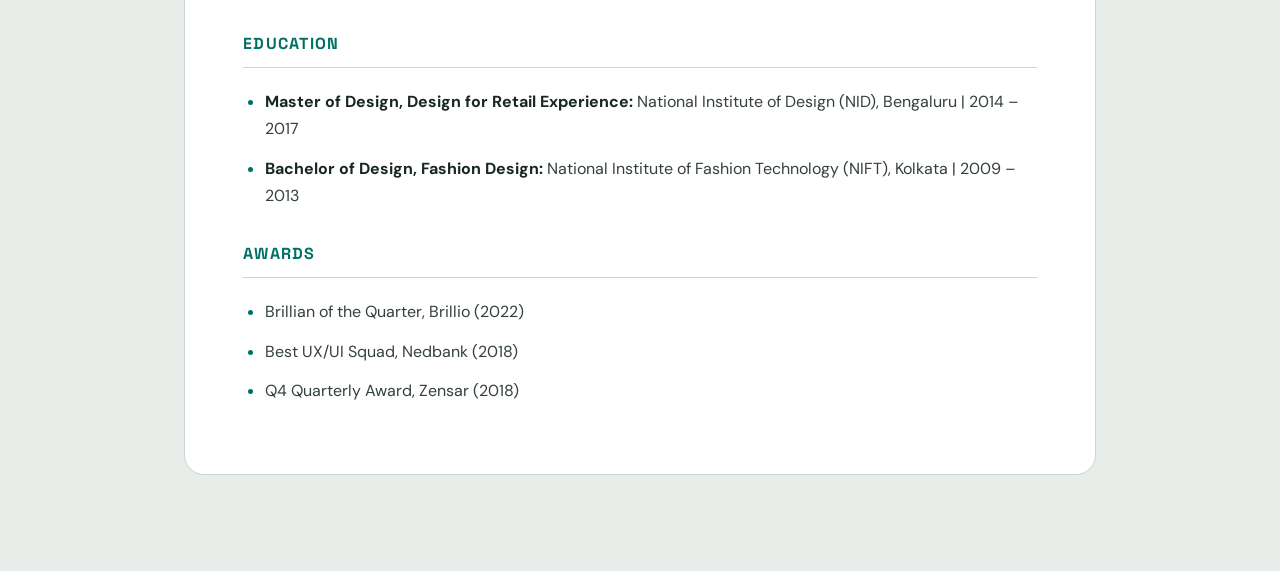
<file: resume/index.html>
<!doctype html>
<html lang="en" data-theme="light">
<head>
  <meta charset="utf-8">
<script src="/shared/theme.js?v=189"></script>
  <meta name="viewport" content="width=device-width, initial-scale=1">
  <meta name="theme-color" content="#f4f5f1">
  <meta name="robots" content="noindex, follow">
  <title>Résumé | Abhishek Biswas</title>
  <meta name="description" content="View and download the résumé of Abhishek Biswas, Lead Product Designer.">
  <link rel="canonical" href="https://iamabhishekbiswas.com/resume/">
  <link rel="preconnect" href="https://fonts.googleapis.com">
  <link rel="preconnect" href="https://fonts.gstatic.com" crossorigin>
  <link href="https://fonts.googleapis.com/css2?family=DM+Sans:wght@400;500;600;700&family=Space+Grotesk:wght@500;600;700&display=swap" rel="stylesheet">
  <style>
    :root{--ink:#172724;--paper:#f4f5f1;--line:#cbd5cf;--lime:#dcf363;--teal:#008f82}
    *{box-sizing:border-box}
    html{scroll-behavior:smooth}
    body{margin:0;background:#e9ede9;color:var(--ink);font:16px/1.5 'DM Sans',sans-serif}
    a{color:inherit}
    a:focus-visible{outline:3px solid var(--teal);outline-offset:4px}
    .resume-toolbar{position:sticky;top:0;z-index:10;background:rgba(244,245,241,.9);border-bottom:1px solid rgba(23,39,36,.12);backdrop-filter:blur(12px);-webkit-backdrop-filter:blur(12px);transition:transform .26s ease}
    .resume-toolbar.is-hidden{transform:translateY(-100%)}
    .toolbar-inner{max-width:1200px;margin:auto;min-height:88px;padding:8px 32px;display:flex;align-items:center;justify-content:space-between;gap:16px}
    .resume-back-row{max-width:1100px;margin:0 auto;padding:28px 32px 0}
    .back-link{display:inline-flex;align-items:center;gap:12px;min-height:44px;color:#34403c;text-decoration:none;font-size:.94rem;font-weight:500}
    .back-icon{display:grid;place-items:center;width:42px;height:42px;border:1px solid var(--line);border-radius:50%;background:rgba(255,255,255,.65);transition:background .2s,border-color .2s,transform .2s}
    .back-link:hover{color:#00796e}.back-link:hover .back-icon{background:#e0ece7;border-color:#91b6a8;transform:translateX(-3px)}
    .toolbar-title{font-family:'Space Grotesk',sans-serif;font-size:1.18rem;font-weight:700;letter-spacing:-.05em}
    .resume-brand{display:inline-flex;align-items:center;gap:10px;min-width:0;min-height:44px;color:var(--ink);text-decoration:none}
    .resume-brand img{display:block;flex:none;width:39px;height:39px;object-fit:contain}
    .resume-brand span{min-width:0;line-height:1.2}
    .resume-brand b{color:var(--teal)}
    .resume-toolbar .resume-toolbar-actions{flex-shrink:0}
    .download-link{display:inline-flex;align-items:center;gap:9px;min-height:42px;padding:9px 17px;border-radius:999px;background:linear-gradient(115deg,var(--lime),#8bdcaf);color:var(--ink);font-family:'Space Grotesk',sans-serif;font-size:.88rem;font-weight:700;white-space:nowrap;text-decoration:none;transition:background .2s ease,color .2s ease,transform .2s ease}
    .download-link:hover{background:var(--ink);color:var(--lime);transform:translateY(-1px)}
    .download-link svg,.back-link svg{display:block;flex:none}
    .resume-pages{max-width:960px;margin:0 auto;padding:20px 24px 72px}
    .resume-page{position:relative;margin:0 0 24px;background:#fff;box-shadow:0 8px 32px rgba(23,39,36,.09)}
    .resume-page img{display:block;width:100%;height:auto}
    .resume-document-link{position:absolute;display:block;border-radius:2px}
    .resume-document-link:hover{background:rgba(0,121,110,.12)}
    .resume-document-link:focus-visible{outline:2px solid var(--teal);outline-offset:2px;background:rgba(0,121,110,.12)}
    .scroll-top{position:fixed;right:clamp(16px,3vw,36px);bottom:calc(18px + env(safe-area-inset-bottom));z-index:20;display:grid;place-items:center;width:44px;height:44px;padding:0;border:1px solid rgba(220,243,99,.35);border-radius:50%;background:rgba(23,39,36,.9);color:var(--lime);box-shadow:0 7px 22px rgba(23,39,36,.18);backdrop-filter:blur(8px);-webkit-backdrop-filter:blur(8px);cursor:pointer;opacity:0;visibility:hidden;transform:translateY(10px);transition:opacity .2s ease,transform .2s ease,visibility .2s ease,background .2s ease}
    .scroll-top.is-visible{opacity:1;visibility:visible;transform:translateY(0)}
    .scroll-top:hover{background:#0d574e;transform:translateY(-3px)}
    .scroll-top:focus-visible{outline:3px solid var(--teal);outline-offset:3px}
    .scroll-top svg{display:block}
    .sr-only{position:absolute;width:1px;height:1px;padding:0;margin:-1px;overflow:hidden;clip:rect(0,0,0,0);white-space:nowrap;border:0}
    @media(max-width:600px){
      .toolbar-inner{min-height:72px;padding:7px 18px;gap:8px}
      .toolbar-title{font-size:.92rem}
      .resume-brand{gap:7px}
      .resume-brand img{width:32px;height:32px}
      .resume-back-row{padding:22px 18px 0}
      .download-link{min-height:38px;padding:8px 12px;font-size:.79rem;gap:6px}
      .resume-pages{padding:18px 0 32px}
      .resume-page{margin-bottom:10px;box-shadow:none}
      .scroll-top{right:14px;bottom:calc(14px + env(safe-area-inset-bottom));width:40px;height:40px}
    }
    @media(prefers-reduced-motion:reduce){html{scroll-behavior:auto}.resume-toolbar,.back-icon,.download-link,.scroll-top{transition:none}.back-link:hover .back-icon,.scroll-top:hover{transform:none}}
  </style>
<link rel="stylesheet" href="/shared/theme-controls.css?v=187">
<link rel="stylesheet" href="/shared/dark-theme.css?v=252">
<link rel="icon" type="image/svg+xml" href="/favicon.svg?v=193">
<link rel="alternate icon" type="image/png" sizes="32x32" href="/favicon-32.png?v=193">
<link rel="apple-touch-icon" sizes="192x192" href="/favicon-192.png?v=193">
</head>
<body class="theme-resume">
  <header class="resume-toolbar">
    <div class="toolbar-inner">
      <a class="toolbar-title resume-brand" href="/" aria-label="Abhishek Biswas, home"><img src="/brand-mark.svg?v=2" alt="" width="39" height="39"><span>Abhishek Biswas<b>.</b></span></a>
      <div class="resume-toolbar-actions"><button class="theme-toggle" type="button" aria-label="Switch to dark theme" title="Switch to dark theme"><svg class="theme-sun" width="20" height="20" viewBox="0 0 24 24" fill="none" stroke="currentColor" stroke-width="1.7" stroke-linecap="round" aria-hidden="true"><circle cx="12" cy="12" r="3.8"/><path d="M12 2v2m0 16v2M2 12h2m16 0h2M4.93 4.93l1.42 1.42m11.3 11.3 1.42 1.42M4.93 19.07l1.42-1.42m11.3-11.3 1.42-1.42"/></svg><svg class="theme-moon" width="20" height="20" viewBox="0 0 24 24" fill="none" stroke="currentColor" stroke-width="1.7" stroke-linecap="round" stroke-linejoin="round" aria-hidden="true"><path d="M20.6 13.5A8.6 8.6 0 0 1 10.5 3.4a8.6 8.6 0 1 0 10.1 10.1Z"/></svg></button><a class="download-link" href="./Abhishek_Biswas_Resume_ATS.pdf?v=274" download="Abhishek-Biswas-Resume.pdf" aria-label="Download Abhishek Biswas résumé as a PDF" title="Download PDF">
        <svg width="17" height="17" viewBox="0 0 24 24" fill="none" stroke="currentColor" stroke-width="1.8" stroke-linecap="round" stroke-linejoin="round" aria-hidden="true"><path d="M12 3v12m-5-5 5 5 5-5M5 17v4h14v-4"/></svg>
        Download PDF
      </a></div>
    </div>
  </header>
  <div class="resume-back-row"><a class="back-link" href="../index.html"><span class="back-icon"><svg width="20" height="20" viewBox="0 0 24 24" fill="none" stroke="currentColor" stroke-width="1.6" stroke-linecap="round" stroke-linejoin="round" aria-hidden="true"><path d="M19 12H5m6-6-6 6 6 6"/></svg></span><span>Home</span></a></div>
  <main class="resume-pages" id="resume">
<div class="resume-sheet"><h1>Abhishek Biswas</h1>
<p class="resume-subtitle">Lead Product Designer | Enterprise UX · B2B SaaS · Cloud &amp; DevOps</p>
<p>Bengaluru, India · Open to remote, hybrid and relocation</p>
<p class="resume-contact">+91 8017658643 · <a href="mailto:abhishek25789@gmail.com">abhishek25789@gmail.com</a> · <a href="https://linkedin.com/in/iam-abhishekbiswas" target="_blank" rel="noopener noreferrer">linkedin.com/in/iam-abhishekbiswas</a> · <a href="https://iamabhishekbiswas.com" target="_blank" rel="noopener noreferrer">iamabhishekbiswas.com</a></p>
<h2>SUMMARY</h2>
<p>Lead product designer with 8 years in enterprise UX and B2B SaaS, specialising in cloud infrastructure and DevOps tools at IBM and VMware. Combines user research, design systems thinking and AI-assisted prototyping to make complex technical products easier to set up, understand and use. Experienced in leading design projects, mentoring designers, and aligning product, engineering and architecture teams around clear user journeys.</p>
<h2>EXPERIENCE</h2>
<article class="resume-entry"><h3>Lead Product Designer, IBM Cloud</h3>
<p class="resume-meta">IBM | Apr 2025 – Present | Bengaluru, India</p>
<ul>
<li>Led end-to-end design of Terraform Enterprise as a Service, an infrastructure-as-code DevOps offering on IBM Cloud. Combined eight separate setup stages into one guided journey, cutting managed provisioning from days to 1–2 hours in prototype testing.</li>
<li>Aligned product, engineering, architecture and site reliability teams on licensing, networking and access, giving four teams one shared view of the full service lifecycle.</li>
<li>Designed the complete lifecycle: setup, first use, failure recovery, licence changes and deletion, covering the edge cases that drive support load for platform teams.</li>
<li>Ran usability studies with experienced Terraform practitioners, uncovering key issues in credentials, navigation and service responsibilities; findings shaped the final flows and the experience scored 6.1 out of 7.</li>
<li>Used AI-assisted prototyping (Figma Make, Claude) to define the next phase of service management across monitoring, workspaces, permissions and policy checks, clarifying the handoff between IBM Cloud and Terraform Enterprise.</li>
<li>Mentored 2 product designers on enterprise UX patterns, research planning and presenting work to stakeholders, helping them take ownership of features end to end.</li>
</ul></article>
<article class="resume-entry"><h3>Sabbatical</h3>
<p class="resume-meta">Dec 2023 – Apr 2025</p>
<p>A planned break for travel, personal growth and upskilling in product strategy.</p></article>
<article class="resume-entry"><h3>UX Design Lead</h3>
<p class="resume-meta">Brillio | Jul 2021 – Dec 2023 | Bengaluru, India | Clients: VMware, Hilton</p>
<ul>
<li>Led design for enterprise clients including VMware, Bristol Myers Squibb and Hilton, and for Brillio’s internal project billing portal; recognised as Brillian of the Quarter (2022).</li>
<li><b>VMware Content Delivery Framework:</b> redesigned a technical documentation platform serving 500K–2M monthly users, improving usability and accessibility (WCAG) and increasing daily active users by 25%.
<ul><li>Cut search time by 50% and improved first-query search success by 40% through search and information architecture improvements.</li>
<li>Reduced translation and localisation time by 20% and content creators’ task completion time by 30%.</li></ul></li>
<li><b>VMware Skyline Advisor:</b> led design for a B2B SaaS platform used by 10,000+ enterprise customers, helping reduce critical issues by 50% and resolution time by 30%.</li>
<li><b>VMware Log Assist:</b> redesigned the log collection experience, reducing collection time by 85%.</li>
<li>Mentored junior and senior designers, managed design projects, and worked with design leadership on proposals and proofs of concept that won new client work.</li>
</ul></article></div>
<div class="resume-sheet">
<article class="resume-entry"><h3>Founding Team Member, Crumbs n Drizzle</h3>
<p class="resume-meta">Nov 2019 – Jul 2021</p>
<p>Helped set up and grow a family-run home bakery, leading branding, digital presence and operations.</p></article>
<article class="resume-entry"><h3>Senior Product Designer</h3>
<p class="resume-meta">Cogoport | Nov 2018 – Nov 2019 | Mumbai, India</p>
<ul>
<li>Redesigned onboarding, freight rate discovery, container booking and shipment tracking for a B2B logistics platform, increasing adoption by 20% and supplier retention by 15%.</li>
<li>Brought customer and stakeholder research into decisions across the shipment journey.</li>
<li>Cut documentation handling time by 24–48 hours with 10% cost savings; 1,500+ containers booked in the first month after launch.</li>
</ul></article>
<article class="resume-entry"><h3>UX/CX Designer</h3>
<p class="resume-meta">Zensar Technologies | Mar 2017 – Oct 2018 | Pune, India and Johannesburg, South Africa</p>
<ul>
<li><b>Nedbank:</b> researched, designed and tested credit card journeys across web and mobile banking, increasing engagement by 20% and reducing support queries by 15%; team won the client’s Best UX/UI Squad award.</li>
<li>Designed internal project and employee management applications with business, marketing and development teams; received the Q4 Quarterly Award (2018).</li>
</ul></article>
<article class="resume-entry"><h3>Earlier experience</h3>
<p>UX/UI Designer (freelance), Doodhwala (2016–17) · UX Design Intern, Wooplr (2016) · Research Intern, Toshiba via NID (2015) · Fashion and accessory designer, Arvind Lifestyle Brands and others (2013–14)</p></article>
<h2>SKILLS</h2>
<ul>
<li><b>Design:</b> Enterprise UX, B2B SaaS, design systems, interaction design, information architecture, accessibility (WCAG), UX content design</li>
<li><b>Research and strategy:</b> User research, usability testing, journey and systems mapping, design strategy, data interpretation</li>
<li><b>Domain:</b> Cloud infrastructure, DevOps and infrastructure as code (Terraform), technical documentation, logistics, banking</li>
<li><b>Leadership:</b> Design direction, mentoring, stakeholder management, cross-functional collaboration, client relations</li>
<li><b>Tools:</b> Figma, FigJam, Miro, Jira, Confluence, Adobe Creative Suite</li>
<li><b>AI:</b> AI-assisted prototyping, Figma Make, Claude, ChatGPT, Copilot</li>
</ul>
<h2>EDUCATION</h2>
<ul>
<li><b>Master of Design, Design for Retail Experience:</b> National Institute of Design (NID), Bengaluru | 2014 – 2017</li>
<li><b>Bachelor of Design, Fashion Design:</b> National Institute of Fashion Technology (NIFT), Kolkata | 2009 – 2013</li>
</ul>
<h2>AWARDS</h2>
<ul><li>Brillian of the Quarter, Brillio (2022)</li>
<li>Best UX/UI Squad, Nedbank (2018)</li>
<li>Q4 Quarterly Award, Zensar (2018)</li></ul></div>
</main>
  <button class="scroll-top" type="button" aria-label="Scroll to top" title="Back to top"><svg width="19" height="19" viewBox="0 0 24 24" fill="none" stroke="currentColor" stroke-width="1.8" stroke-linecap="round" stroke-linejoin="round" aria-hidden="true"><path d="M12 19V5m-6 6 6-6 6 6"/></svg></button>
  <script>
    const resumeHeader=document.querySelector('.resume-toolbar');
    const scrollTopButton=document.querySelector('.scroll-top');
    let lastScrollY=window.scrollY;
    let headerFramePending=false;
    window.addEventListener('scroll',()=>{
      if(headerFramePending)return;
      headerFramePending=true;
      requestAnimationFrame(()=>{
        const y=window.scrollY;
        const change=y-lastScrollY;
        if(y<=20||change<-6)resumeHeader.classList.remove('is-hidden');
        else if(y>120&&change>6&&!resumeHeader.querySelector(':focus-visible'))resumeHeader.classList.add('is-hidden');
        scrollTopButton.classList.toggle('is-visible',y>500);
        if(y<=20||Math.abs(change)>6)lastScrollY=y;
        headerFramePending=false;
      });
    },{passive:true});
    scrollTopButton.classList.toggle('is-visible',window.scrollY>500);
    resumeHeader.addEventListener('focusin',()=>resumeHeader.classList.remove('is-hidden'));
    scrollTopButton.addEventListener('click',()=>window.scrollTo({top:0,behavior:window.matchMedia('(prefers-reduced-motion:reduce)').matches?'auto':'smooth'}));
  </script>
</body>
</html>
</file>
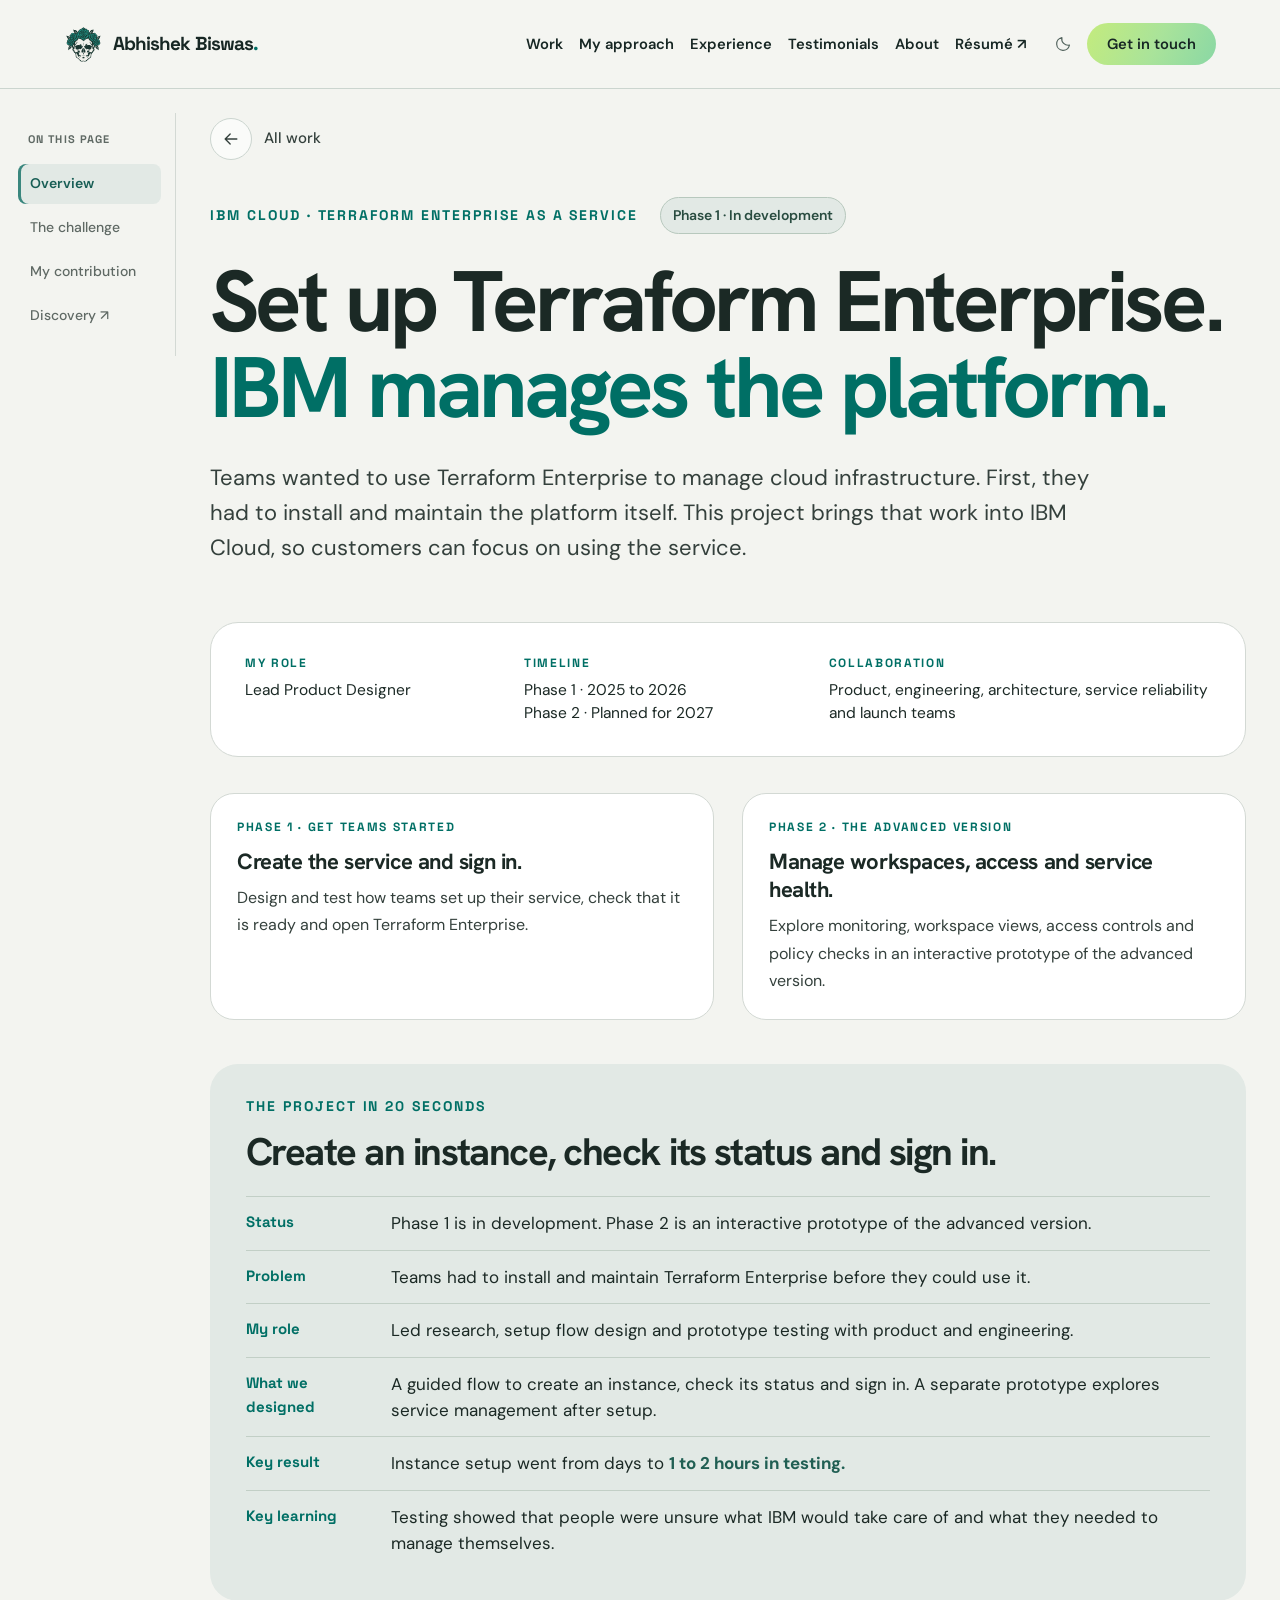
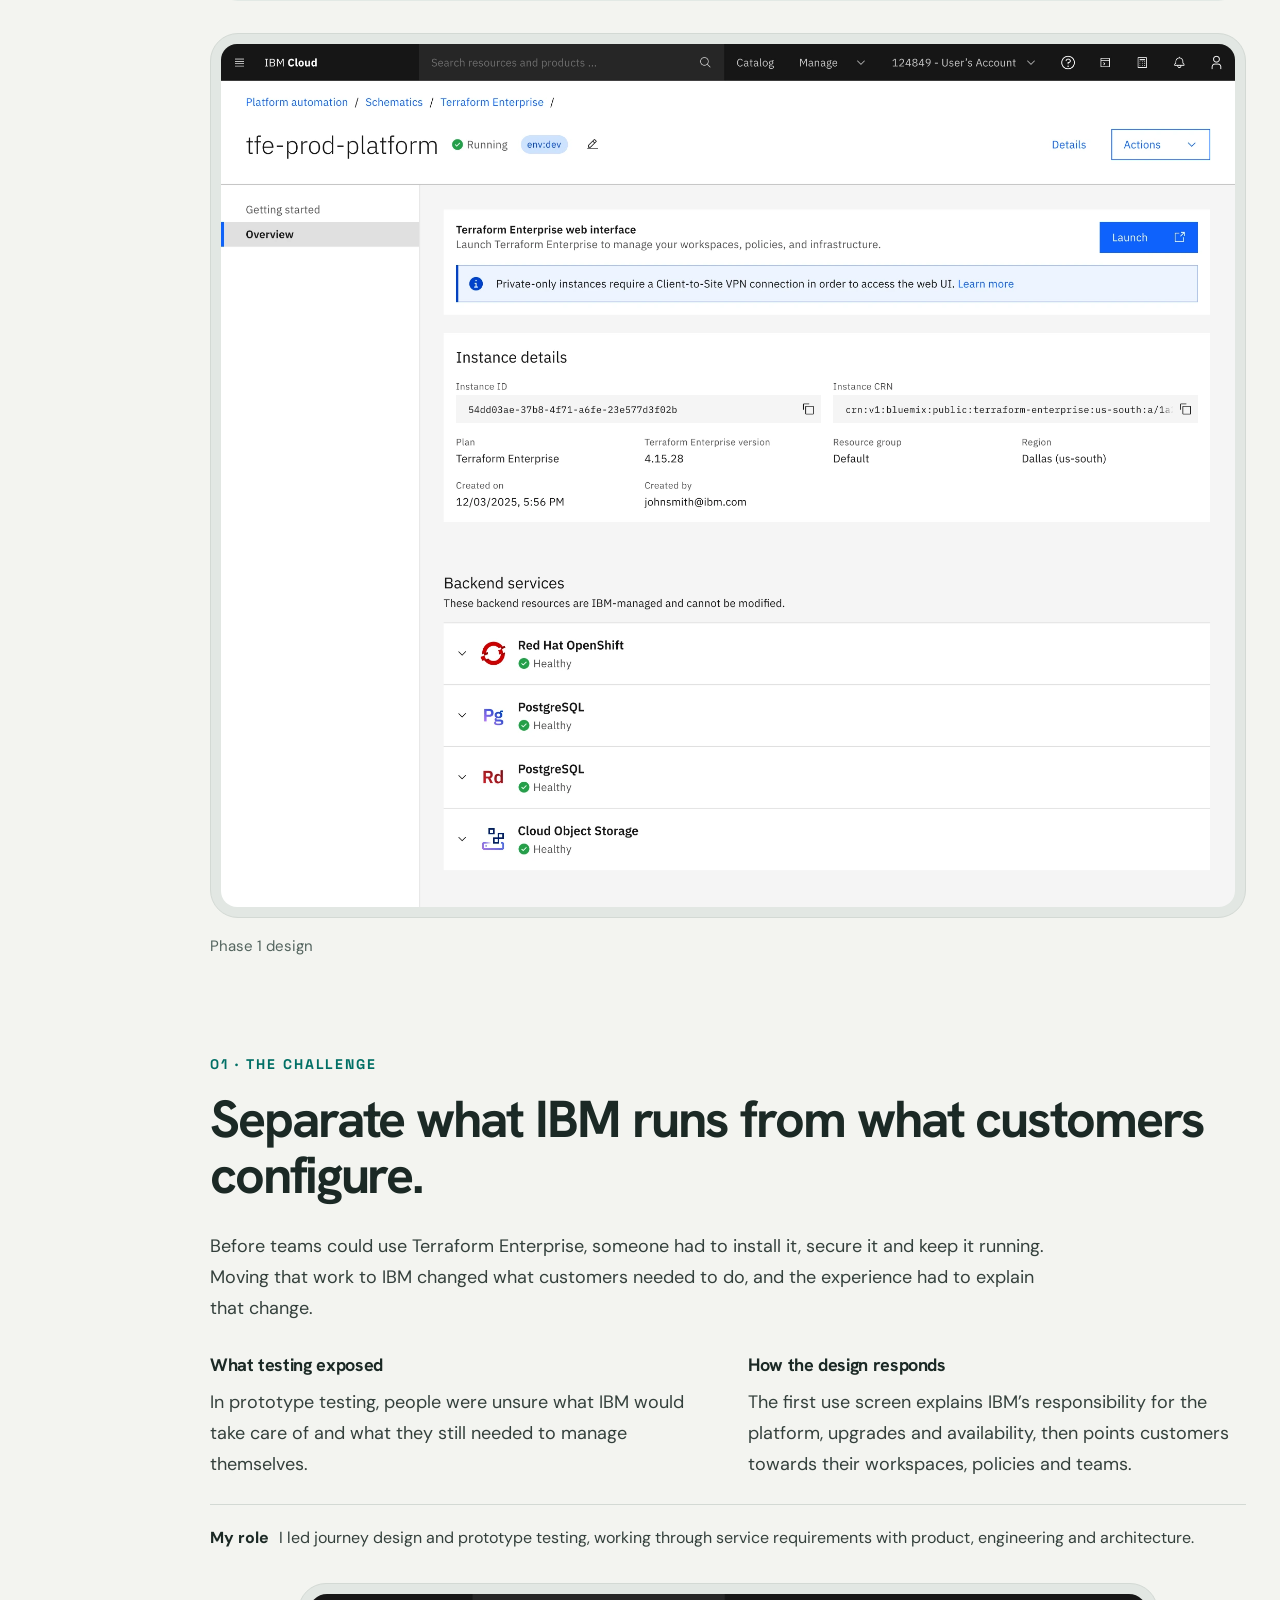
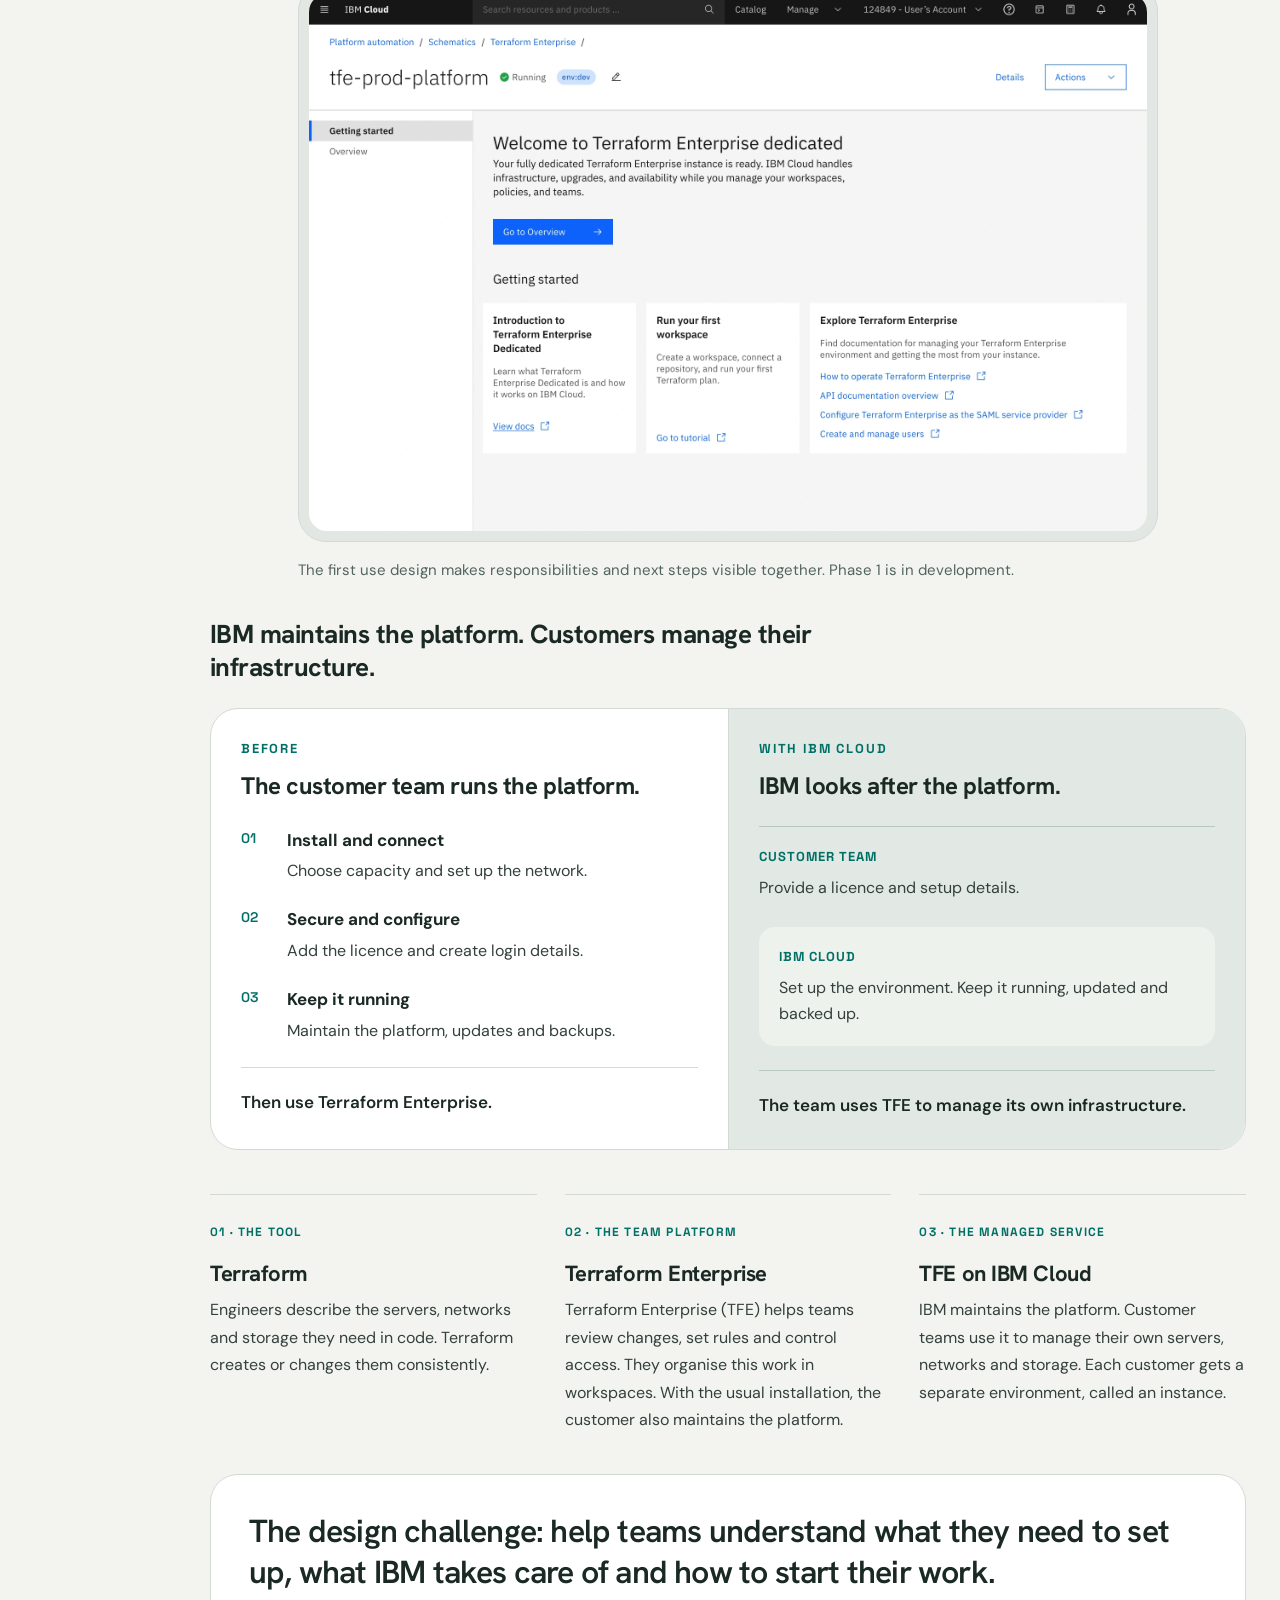
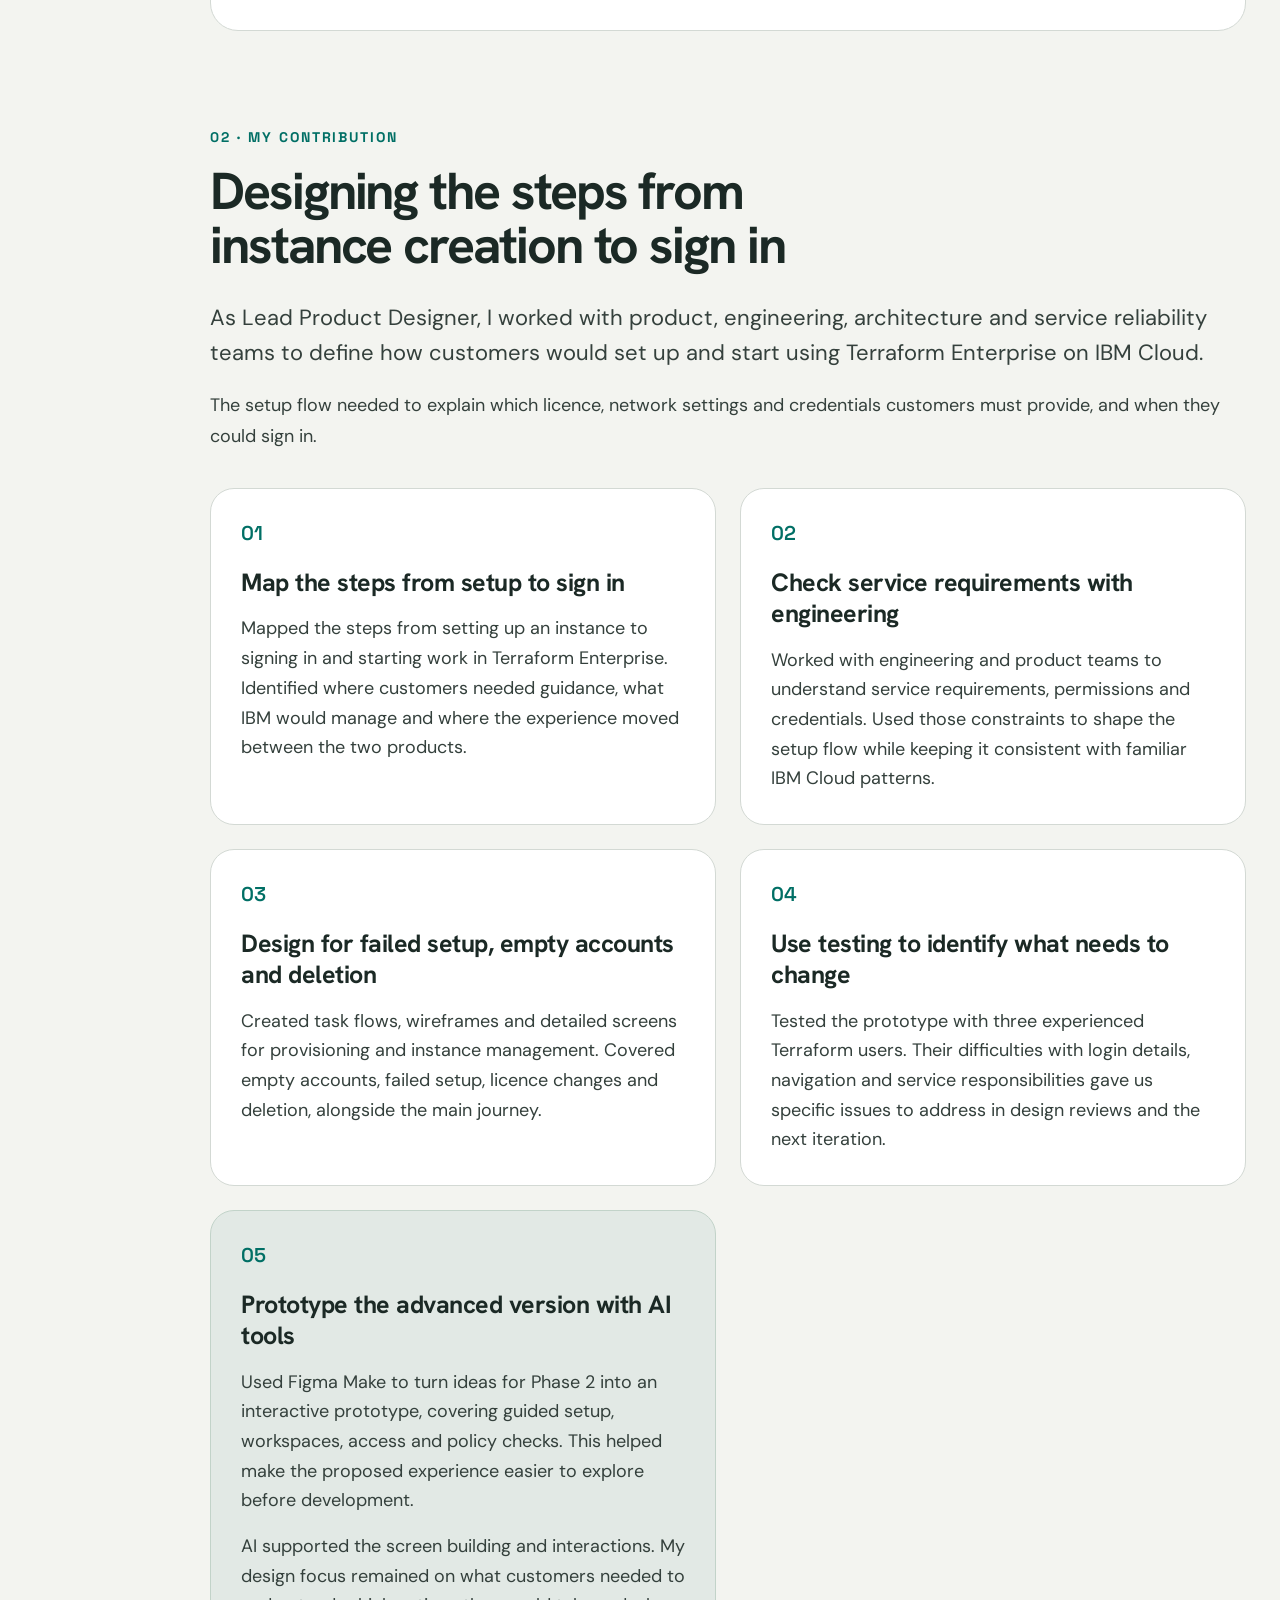
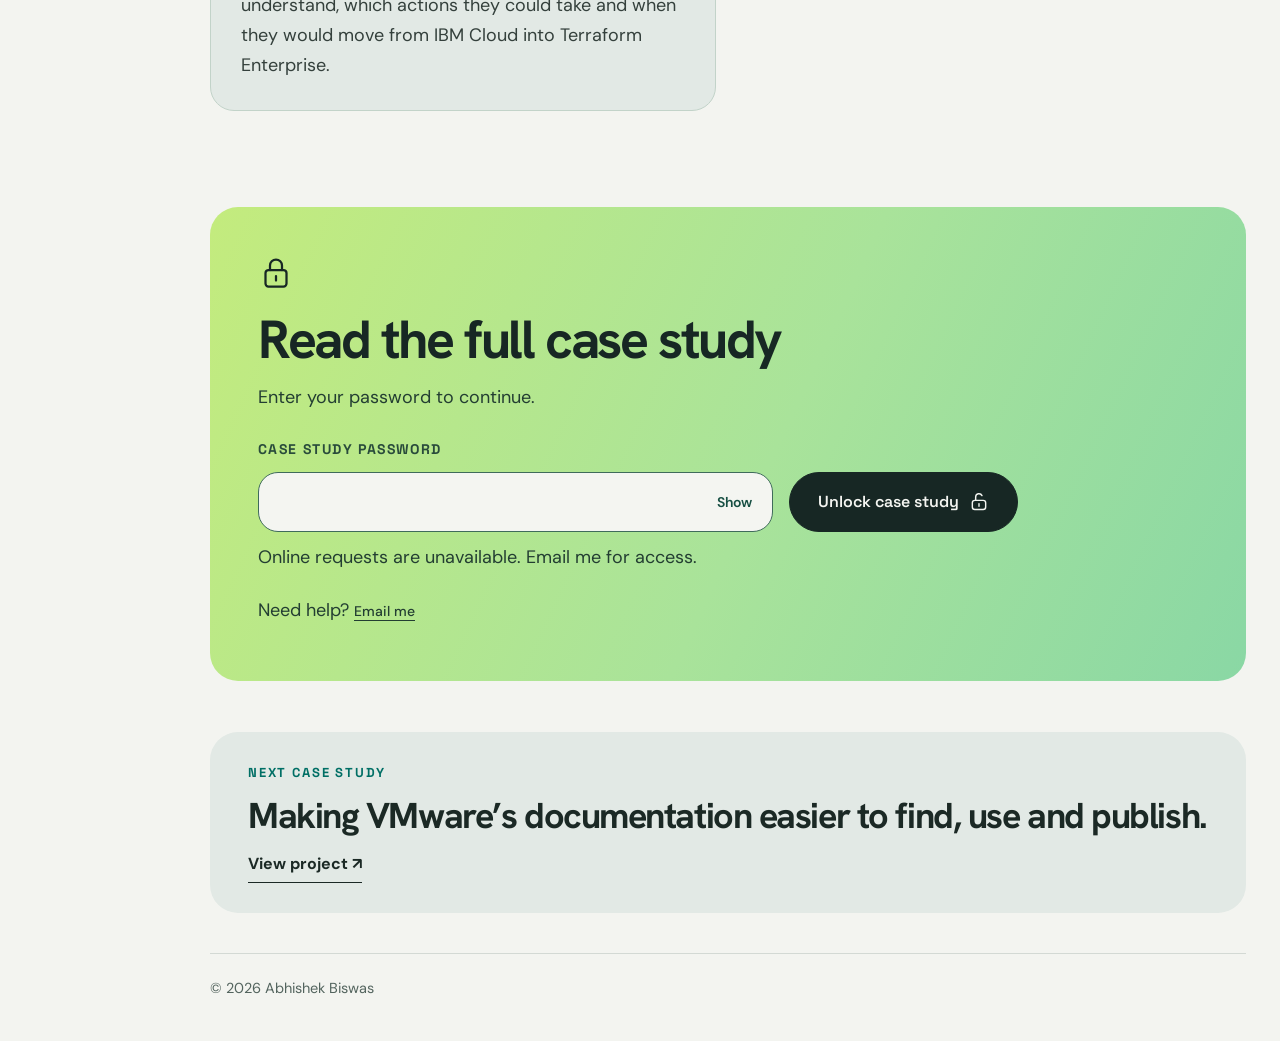
<file: tfeaas/index.html>
<!doctype html>
<html lang="en" data-theme="light">
<head>
  <meta charset="utf-8">
<script src="/shared/theme.js?v=189"></script>
  <meta name="viewport" content="width=device-width, initial-scale=1">
  <meta name="theme-color" content="#f4f5f1">
  <meta name="description" content="How Abhishek Biswas led the design of Terraform Enterprise as a Service on IBM Cloud, helping teams set up in 1 to 2 hours in testing and explore the next phase with AI.">
  <meta name="robots" content="index, follow">
  <link rel="canonical" href="https://iamabhishekbiswas.com/tfeaas/">
  <meta property="og:type" content="article">
  <meta property="og:title" content="Terraform Enterprise as a Service on IBM Cloud | Abhishek Biswas">
  <meta property="og:description" content="Designing a simpler way to set up and use Terraform Enterprise on IBM Cloud. Research, design choices, test results and ideas explored with AI.">
  <meta property="og:url" content="https://iamabhishekbiswas.com/tfeaas/">
  <title>Terraform Enterprise as a Service on IBM Cloud | Abhishek Biswas</title>
  <link rel="preconnect" href="https://fonts.googleapis.com">
  <link rel="preconnect" href="https://fonts.gstatic.com" crossorigin>
  <link href="https://fonts.googleapis.com/css2?family=DM+Sans:opsz,wght@9..40,400;9..40,500;9..40,600&amp;family=Hanken+Grotesk:wght@500;600;700;800&amp;family=Space+Grotesk:wght@500;700&amp;display=swap" rel="stylesheet">
  <link rel="stylesheet" href="../shared/navigation.css?v=265">
  <script src="../shared/navigation.js?v=256" defer></script>
  <script type="application/ld+json">
  {
    "@context":"https://schema.org",
    "@type":"CreativeWork",
    "name":"Terraform Enterprise as a Service on IBM Cloud",
    "author":{"@type":"Person","name":"Abhishek Biswas","url":"https://iamabhishekbiswas.com/"},
    "url":"https://iamabhishekbiswas.com/tfeaas/",
    "about":["Product design","IBM Cloud","Terraform Enterprise","Enterprise UX","Infrastructure as Code"],
    "dateCreated":"2025",
    "dateModified":"2026"
  }
  </script>
  <link rel="stylesheet" href="../shared/case-study.css?v=221">
<link rel="stylesheet" href="../tfeaas/case-study.css?v=172">
<link rel="stylesheet" href="../shared/case-navigation.css?v=256">
<script src="../shared/case-navigation.js?v=198" defer></script>
<script src="../tfeaas/media.js?v=198" defer></script>
<script src="../tfeaas/impact-icons.js?v=198" defer></script><link rel="stylesheet" href="/shared/theme-controls.css?v=187">
<link rel="stylesheet" href="/shared/dark-theme.css?v=252">
<link rel="icon" type="image/svg+xml" href="/favicon.svg?v=193">
<link rel="alternate icon" type="image/png" sizes="32x32" href="/favicon-32.png?v=193">
<link rel="apple-touch-icon" sizes="192x192" href="/favicon-192.png?v=193">
<link rel="stylesheet" href="/tfeaas/access.css?v=203">
<script src="/tfeaas/requests.js?v=267" defer></script>
<script src="/tfeaas/access.js?v=267" defer></script>
<link rel="stylesheet" href="/shared/decision-sections.css?v=226">
<link rel="stylesheet" href="/shared/image-viewer.css?v=227">
<script src="/shared/image-viewer.js?v=228" defer></script>
<script src="/shared/contact-liquid.js?v=263" type="module"></script>
</head>
<body class="theme-case visual-case tfe-case has-case-navigation">
  
  <header class="portfolio-header"><div class="portfolio-header-inner"><a class="portfolio-brand" href="/" aria-label="Abhishek Biswas, home"><img src="../brand-mark.svg?v=2" alt="" width="39" height="39"><span>Abhishek Biswas<b>.</b></span></a><nav class="portfolio-nav" aria-label="Main navigation"><div class="portfolio-menu" id="portfolio-menu"><a href="/#work">Work</a><a href="/#process">My approach</a><a href="/#experience">Experience</a><a href="/#testimonials">Testimonials</a><a href="/#about">About</a><a href="/resume/" target="_blank" rel="noopener noreferrer">Résumé <span aria-hidden="true">↗</span></a></div><button class="theme-toggle" type="button" aria-label="Switch to dark theme" title="Switch to dark theme"><svg class="theme-sun" width="20" height="20" viewBox="0 0 24 24" fill="none" stroke="currentColor" stroke-width="1.7" stroke-linecap="round" aria-hidden="true"><circle cx="12" cy="12" r="3.8"/><path d="M12 2v2m0 16v2M2 12h2m16 0h2M4.93 4.93l1.42 1.42m11.3 11.3 1.42 1.42M4.93 19.07l1.42-1.42m11.3-11.3 1.42-1.42"/></svg><svg class="theme-moon" width="20" height="20" viewBox="0 0 24 24" fill="none" stroke="currentColor" stroke-width="1.7" stroke-linecap="round" stroke-linejoin="round" aria-hidden="true"><path d="M20.6 13.5A8.6 8.6 0 0 1 10.5 3.4a8.6 8.6 0 1 0 10.1 10.1Z"/></svg></button><a class="portfolio-contact" href="/#contact">Get in touch</a><button class="portfolio-menu-toggle" type="button" aria-expanded="false" aria-controls="portfolio-menu" aria-label="Open navigation menu"><svg width="22" height="22" viewbox="0 0 24 24" fill="none" stroke="currentColor" stroke-width="1.6" stroke-linecap="round" aria-hidden="true"><path class="menu-lines" d="M4 7h16M4 12h16M4 17h16"></path><path class="menu-close" d="m6 6 12 12M18 6 6 18"></path></svg></button></nav></div></header>

  <nav class="case-navigation" aria-label="Case study sections"><span class="case-navigation-label">On this page</span><div class="case-navigation-links"><a href="#overview" aria-current="location">Overview</a><a href="#challenge">The challenge</a><a href="#contribution">My contribution</a><a href="#case-access" data-private-nav="research">Discovery <span aria-hidden="true">↗</span></a></div></nav><div class="case-page"><div class="portfolio-back-row"><a class="portfolio-back" href="/#work"><span class="portfolio-back-icon"><svg width="20" height="20" viewbox="0 0 24 24" fill="none" stroke="currentColor" stroke-width="1.6" stroke-linecap="round" stroke-linejoin="round" aria-hidden="true"><path d="M19 12H5m6-6-6 6 6 6"></path></svg></span><span>All work</span></a></div>

  <main class="case-main" id="top">
<section class="hero intro" id="overview"><div class="wrap"><div class="hero-project-heading"><span class="eyebrow">IBM Cloud · Terraform Enterprise as a Service</span><span class="project-status">Phase 1 · In development</span></div><h1>Set up Terraform Enterprise.<br><span>IBM manages the platform.</span></h1><p class="lede">Teams wanted to use Terraform Enterprise to manage cloud infrastructure. First, they had to install and maintain the platform itself. This project brings that work into IBM Cloud, so customers can focus on using the service.</p><dl class="facts project-meta"><div><dt>My role</dt><dd>Lead Product Designer</dd></div><div><dt>Timeline</dt><dd>Phase 1 · 2025 to 2026<br>Phase 2 · Planned for 2027</dd></div><div><dt>Collaboration</dt><dd>Product, engineering, architecture, service reliability and launch teams</dd></div></dl><div class="chapter-plan"><article><span class="eyebrow">Phase 1 · Get teams started</span><h3>Create the service and sign in.</h3><p>Design and test how teams set up their service, check that it is ready and open Terraform Enterprise.</p></article><article><span class="eyebrow">Phase 2 · The advanced version</span><h3>Manage workspaces, access and service health.</h3><p>Explore monitoring, workspace views, access controls and policy checks in an interactive prototype of the advanced version.</p></article></div></div></section>
<section class="case-summary" aria-labelledby="summary-title"><div class="wrap"><div class="summary-panel"><span class="eyebrow">The project in 20 seconds</span><h2 id="summary-title">Create an instance, check its status and sign in.</h2><dl class="summary-list"><div><dt>Status</dt><dd>Phase 1 is in development. Phase 2 is an interactive prototype of the advanced version.</dd></div><div><dt>Problem</dt><dd>Teams had to install and maintain Terraform Enterprise before they could use it.</dd></div><div><dt>My role</dt><dd>Led research, setup flow design and prototype testing with product and engineering.</dd></div><div><dt>What we designed</dt><dd>A guided flow to create an instance, check its status and sign in. A separate prototype explores service management after setup.</dd></div><div class="summary-result"><dt>Key result</dt><dd>Instance setup went from days to <strong>1 to 2 hours in testing.</strong></dd></div><div><dt>Key learning</dt><dd>Testing showed that people were unsure what IBM would take care of and what they needed to manage themselves.</dd></div></dl></div></div></section><section class="hero-evidence"><div class="wrap"><div class="screen-evidence"><figure class=""><a class="screen-link" href="/image/?src=%2Ftfeaas%2Fassets%2Fphase1-full-overview.webp" data-full-image="/tfeaas/assets/phase1-full-overview.webp" target="_blank" rel="noopener"><span class="media-stage" style="aspect-ratio:1968/1674"><img src="assets/phase1-full-overview.webp" alt="Complete Phase 1 instance overview in IBM Cloud" loading="eager" fetchpriority="high" width="1968" height="1674" decoding="async" ><span class="media-status" aria-hidden="true">Loading image…</span></span></a><figcaption class="screen-caption">Phase 1 design</figcaption></figure></div></div></section>
<section class="section" id="challenge"><div class="wrap"><span class="eyebrow">01 · The challenge</span><div class="decision-story" aria-labelledby="tfe-responsibility-decision">
<h2 id="tfe-responsibility-decision">Separate what IBM runs from what customers configure.</h2>
<p class="decision-intro">Before teams could use Terraform Enterprise, someone had to install it, secure it and keep it running. Moving that work to IBM changed what customers needed to do, and the experience had to explain that change.</p>
<div class="decision-reasoning">
    <div><h3>What testing exposed</h3><p>In prototype testing, people were unsure what IBM would take care of and what they still needed to manage themselves.</p></div>
    <div><h3>How the design responds</h3><p>The first use screen explains IBM’s responsibility for the platform, upgrades and availability, then points customers towards their workspaces, policies and teams.</p></div>
  </div>
  <p class="decision-role"><strong>My role</strong> I led journey design and prototype testing, working through service requirements with product, engineering and architecture.</p>
<figure class="decision-evidence"><a class="screen-link" href="/image/?src=%2Ftfeaas%2Fassets%2Fphase1-getting-started-clean.webp" data-full-image="/tfeaas/assets/phase1-getting-started-clean.webp" target="_blank" rel="noopener" aria-label="Open full-size image: Getting started with Terraform Enterprise on IBM Cloud"><img src="assets/phase1-getting-started-clean.webp" width="1968" height="1260" alt="The getting-started screen explains the managed service and guides customers to workspaces, policies and teams." loading="lazy" decoding="async"></a><figcaption class="screen-caption">The first use design makes responsibilities and next steps visible together. Phase 1 is in development.</figcaption></figure>
</div><figure class="setup-shift" aria-labelledby="setup-shift-title"><h3 id="setup-shift-title">IBM maintains the platform. Customers manage their infrastructure.</h3><div class="setup-comparison">
<article class="setup-before"><span class="eyebrow">Before</span><h4>The customer team runs the platform.</h4><ol class="setup-steps"><li><span class="setup-number">01</span><div><strong>Install and connect</strong><p>Choose capacity and set up the network.</p></div></li><li><span class="setup-number">02</span><div><strong>Secure and configure</strong><p>Add the licence and create login details.</p></div></li><li><span class="setup-number">03</span><div><strong>Keep it running</strong><p>Maintain the platform, updates and backups.</p></div></li></ol><p class="setup-destination">Then use Terraform Enterprise.</p></article>
<article class="setup-after"><span class="eyebrow">With IBM Cloud</span><h4>IBM looks after the platform.</h4><div class="setup-owner"><span class="owner-label">Customer team</span><p>Provide a licence and setup details.</p></div><div class="setup-owner managed-owner"><span class="owner-label">IBM Cloud</span><p>Set up the environment. Keep it running, updated and backed up.</p></div><p class="setup-destination">The team uses TFE to manage its own infrastructure.</p></article>
</div></figure><div class="product-explainer" aria-label="How the three products relate"><article><span>01 · The tool</span><h3>Terraform</h3><p>Engineers describe the servers, networks and storage they need in code. Terraform creates or changes them consistently.</p></article><article><span>02 · The team platform</span><h3>Terraform Enterprise</h3><p>Terraform Enterprise (TFE) helps teams review changes, set rules and control access. They organise this work in workspaces. With the usual installation, the customer also maintains the platform.</p></article><article><span>03 · The managed service</span><h3>TFE on IBM Cloud</h3><p>IBM maintains the platform. Customer teams use it to manage their own servers, networks and storage. Each customer gets a separate environment, called an instance.</p></article></div>
<p class="design-question">The design challenge: help teams understand what they need to set up, what IBM takes care of and how to start their work.</p></div></section>
<section class="section" id="contribution"><div class="wrap">
<span class="eyebrow">02 · My contribution</span><h2>Designing the steps from instance creation to sign in</h2>
<p class="lede">As Lead Product Designer, I worked with product, engineering, architecture and service reliability teams to define how customers would set up and start using Terraform Enterprise on IBM Cloud.</p>
<p class="contribution-context">The setup flow needed to explain which licence, network settings and credentials customers must provide, and when they could sign in.</p>
<ol class="contribution-grid" role="list">
<li><span class="contribution-number" aria-hidden="true">01</span><h3>Map the steps from setup to sign in</h3><p>Mapped the steps from setting up an instance to signing in and starting work in Terraform Enterprise. Identified where customers needed guidance, what IBM would manage and where the experience moved between the two products.</p></li>
<li><span class="contribution-number" aria-hidden="true">02</span><h3>Check service requirements with engineering</h3><p>Worked with engineering and product teams to understand service requirements, permissions and credentials. Used those constraints to shape the setup flow while keeping it consistent with familiar IBM Cloud patterns.</p></li>
<li><span class="contribution-number" aria-hidden="true">03</span><h3>Design for failed setup, empty accounts and deletion</h3><p>Created task flows, wireframes and detailed screens for provisioning and instance management. Covered empty accounts, failed setup, licence changes and deletion, alongside the main journey.</p></li>
<li><span class="contribution-number" aria-hidden="true">04</span><h3>Use testing to identify what needs to change</h3><p>Tested the prototype with three experienced Terraform users. Their difficulties with login details, navigation and service responsibilities gave us specific issues to address in design reviews and the next iteration.</p></li>
<li class="contribution-ai"><span class="contribution-number" aria-hidden="true">05</span><h3>Prototype the advanced version with AI tools</h3><p>Used Figma Make to turn ideas for Phase 2 into an interactive prototype, covering guided setup, workspaces, access and policy checks. This helped make the proposed experience easier to explore before development.</p><p>AI supported the screen building and interactions. My design focus remained on what customers needed to understand, which actions they could take and when they would move from IBM Cloud into Terraform Enterprise.</p></li>
</ol></div></section>
<section class="section case-access" id="case-access" aria-labelledby="case-access-title">
  <div class="wrap"><div class="case-access-card">
    <div id="case-access-intro">
    <svg class="case-access-icon" width="28" height="28" viewBox="0 0 24 24" fill="none" stroke="currentColor" stroke-width="1.5" stroke-linecap="round" aria-hidden="true"><rect x="5" y="10" width="14" height="11" rx="2"/><path d="M8 10V7a4 4 0 0 1 8 0v3M12 14v3"/></svg>
    
    <h2 id="case-access-title">Read the full case study</h2>
    <p id="case-access-description">This project is in development. Request access to see the details.</p>
    </div>
    <div id="case-request-feedback" class="case-request-feedback" hidden>
      <svg class="case-request-check" width="32" height="32" viewBox="0 0 24 24" fill="none" stroke="currentColor" stroke-width="1.6" stroke-linecap="round" stroke-linejoin="round" aria-hidden="true"><circle cx="12" cy="12" r="9"/><path d="m8 12 2.5 2.5L16 9"/></svg>
      <div role="status" aria-live="polite" aria-atomic="true"><h2 id="case-request-feedback-title" tabindex="-1">Request sent.</h2><p id="case-request-feedback-copy">I’ll review your request. If approved, I’ll email you the password.</p></div>
      <button id="case-request-enter-password" class="case-unlock" type="button">Enter password</button>
    </div>
    <div class="case-request-online" id="case-request-online">
      <form id="case-request-form"><fieldset>
        <label for="case-request-email">Your email</label>
        <div class="case-access-fields"><input id="case-request-email" name="email" type="email" autocomplete="email" required maxlength="254" placeholder="you@company.com" aria-describedby="case-request-privacy case-request-message"><button class="case-unlock" type="submit" disabled><span id="case-request-label">Request access</span><svg class="case-unlock-action-icon" width="20" height="20" viewBox="0 0 24 24" fill="none" stroke="currentColor" stroke-width="1.7" stroke-linecap="round" stroke-linejoin="round" aria-hidden="true" focusable="false"><rect x="3" y="5" width="18" height="14" rx="3"/><path d="m3.5 7 8.5 6 8.5-6"/></svg></button></div>
        <details class="case-request-extra"><summary>Add a name or note (optional)</summary><label for="case-request-name">Name</label><input id="case-request-name" name="name" autocomplete="name" maxlength="100"><label for="case-request-reason">What brings you here?</label><textarea id="case-request-reason" name="reason" rows="3" maxlength="500"></textarea></details>
        <div class="case-request-trap" aria-hidden="true"><label for="case-request-website">Website</label><input id="case-request-website" name="website" tabindex="-1" autocomplete="off"></div>
      </fieldset><p class="case-access-message" id="case-request-message" role="status" aria-live="polite"></p></form>
      <p class="case-request-privacy" id="case-request-privacy">I’ll email you the password if approved. Your email is only used for this request.</p>
    </div>
    <form id="case-access-form" hidden>
      <label for="case-password">Case study password</label>
      <div class="case-access-fields"><div class="case-password-wrap"><input id="case-password" name="password" type="password" autocomplete="current-password" required maxlength="256" aria-describedby="case-access-message" spellcheck="false" autocapitalize="none"><button id="case-password-visibility" type="button" aria-label="Show password" aria-pressed="false">Show</button></div><button class="case-unlock" type="submit"><span id="case-unlock-label">Unlock case study</span><svg class="case-unlock-action-icon" width="20" height="20" viewBox="0 0 24 24" fill="none" stroke="currentColor" stroke-width="1.7" stroke-linecap="round" stroke-linejoin="round" aria-hidden="true"><rect x="4" y="10" width="16" height="11" rx="3"/><path class="case-lock-shackle" d="M8 10V6a4 4 0 0 1 7.6-1.7"/><path d="M12 14v3"/></svg></button></div>
      <p class="case-access-message" id="case-access-message" role="status" aria-live="polite"></p>
    </form>
    <p id="case-request-availability" class="case-access-message" role="status" hidden></p>
    <div class="case-access-options">
      <button id="case-access-mode" class="case-access-mode" type="button" aria-controls="case-access-form case-request-online" aria-expanded="false">Already have a password?</button>
      <p class="case-access-request">Need help? <a href="mailto:abhishek25789@gmail.com?subject=IBM%20Cloud%20case%20study%20access">Email me</a></p>
    </div>
    <noscript><p>Please enable JavaScript to unlock this case study, or request a private walkthrough by email.</p></noscript>
  </div></div>
</section>
<div id="case-private-content" hidden></div>
<div class="case-access-session wrap" id="case-access-session" hidden><span>Private case study · Access lasts 8 hours</span><button type="button" id="case-lock">Lock case study</button></div>
</main><div class="next"><div class="wrap"><a class="next-card" href="/vmware/"><small>Next case study</small><span class="next-title">Making VMware’s documentation easier to find, use and publish.</span><span class="next-action">View project ↗</span></a><div class="foot"><span>© 2026 Abhishek Biswas</span></div></div></div>
  

  
</div><!-- case-page -->
</body>
</html>
</file>
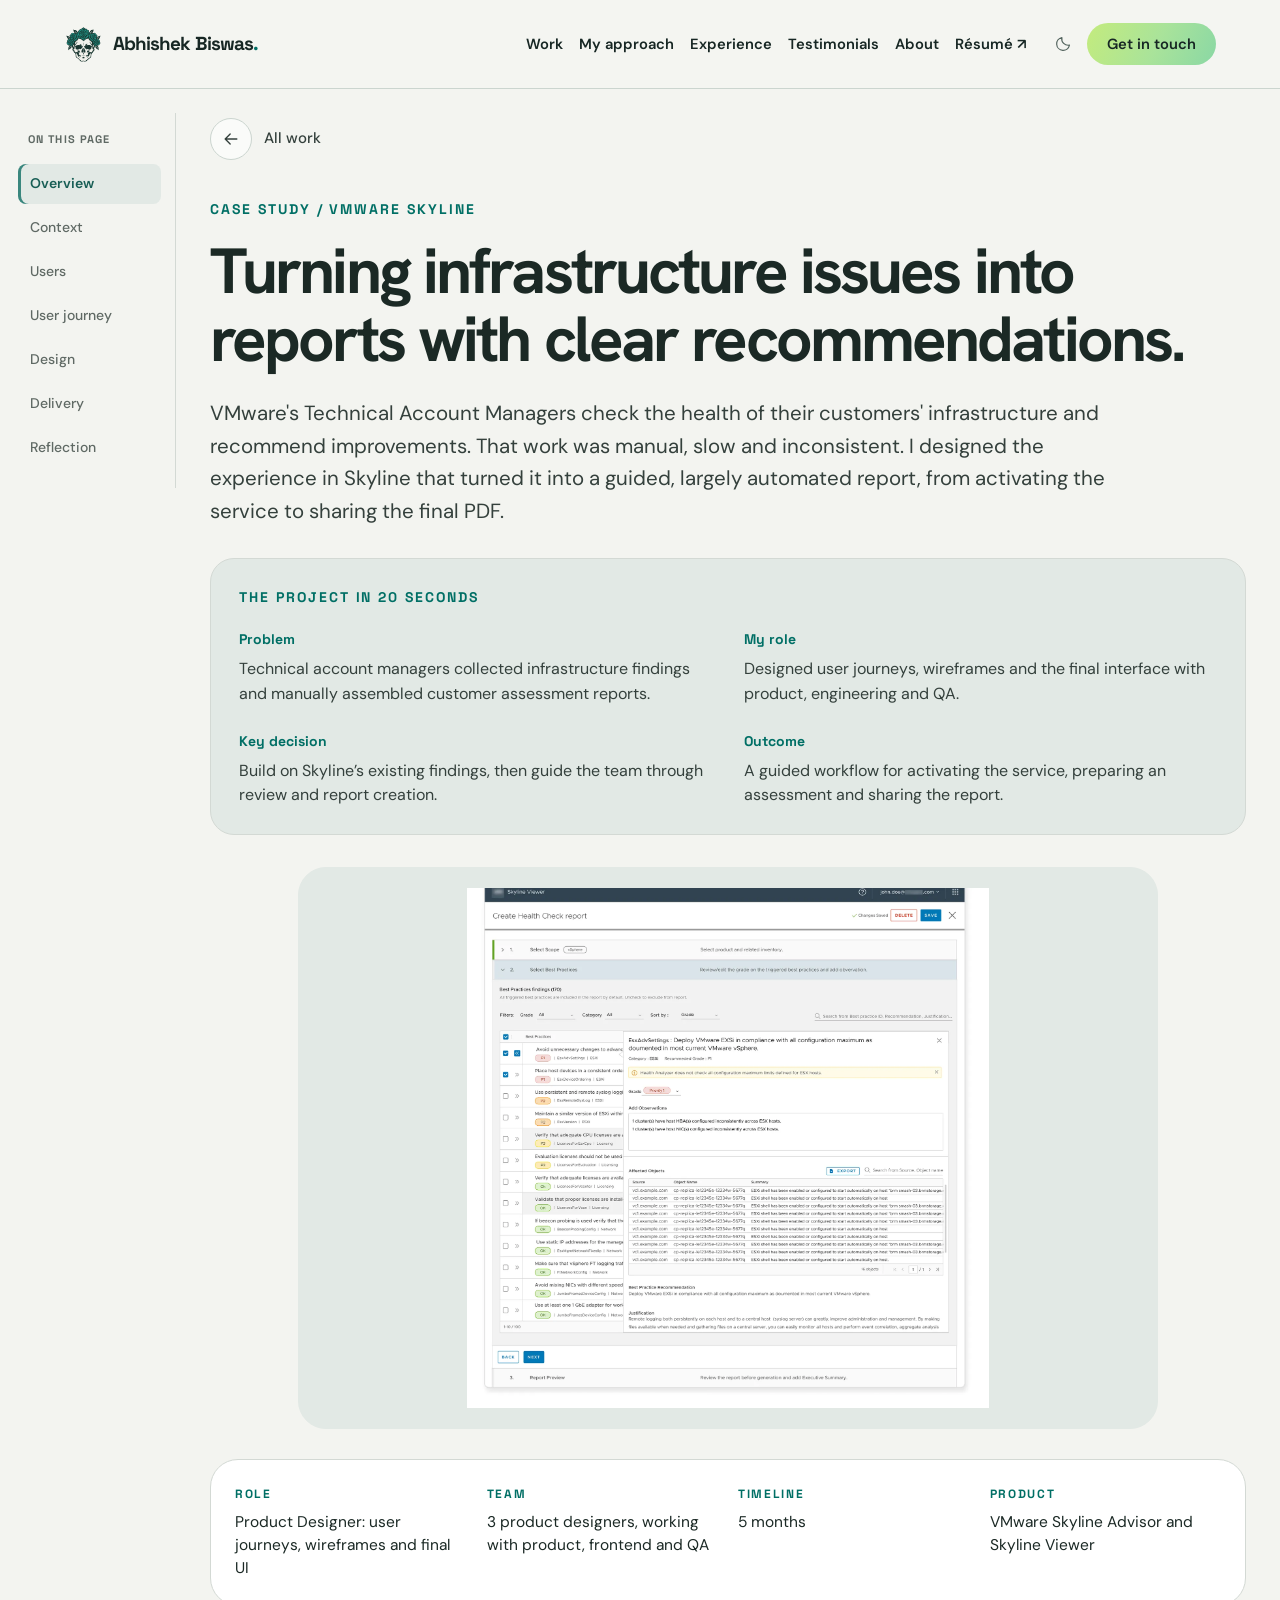
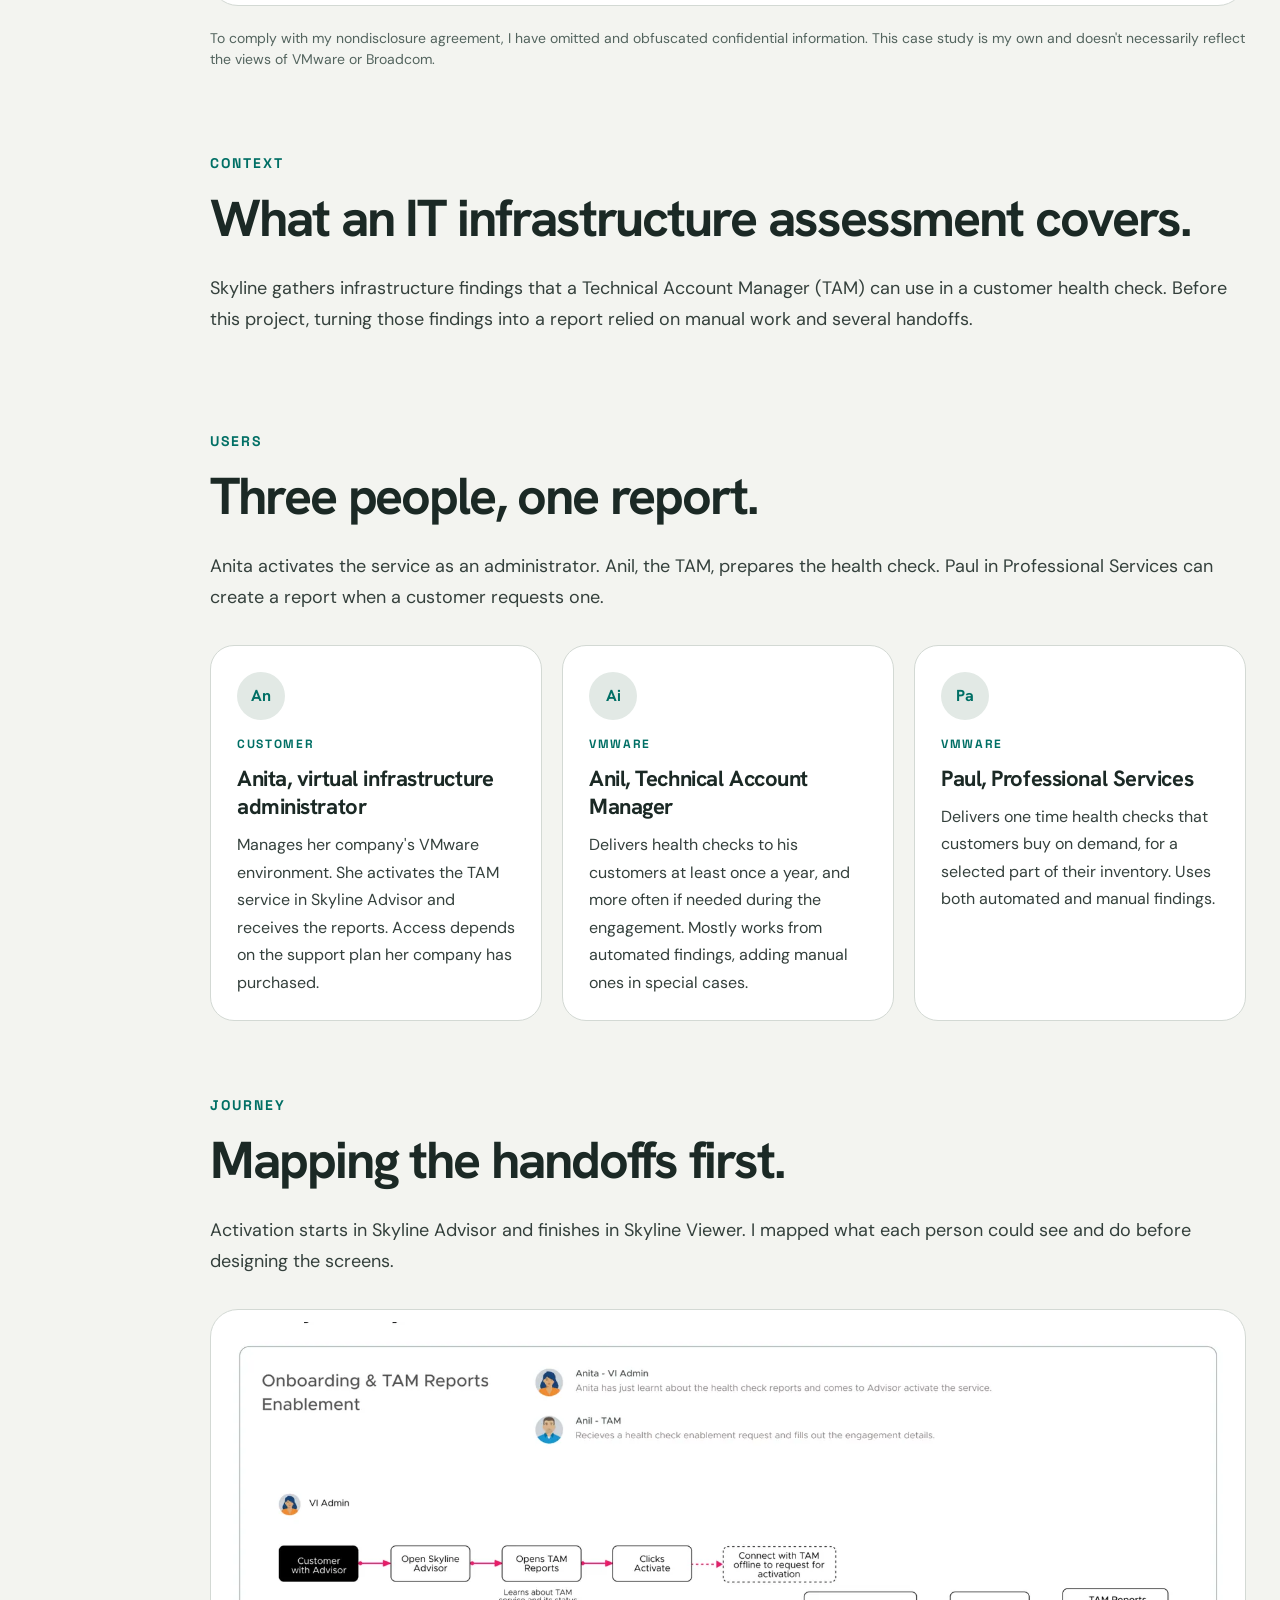
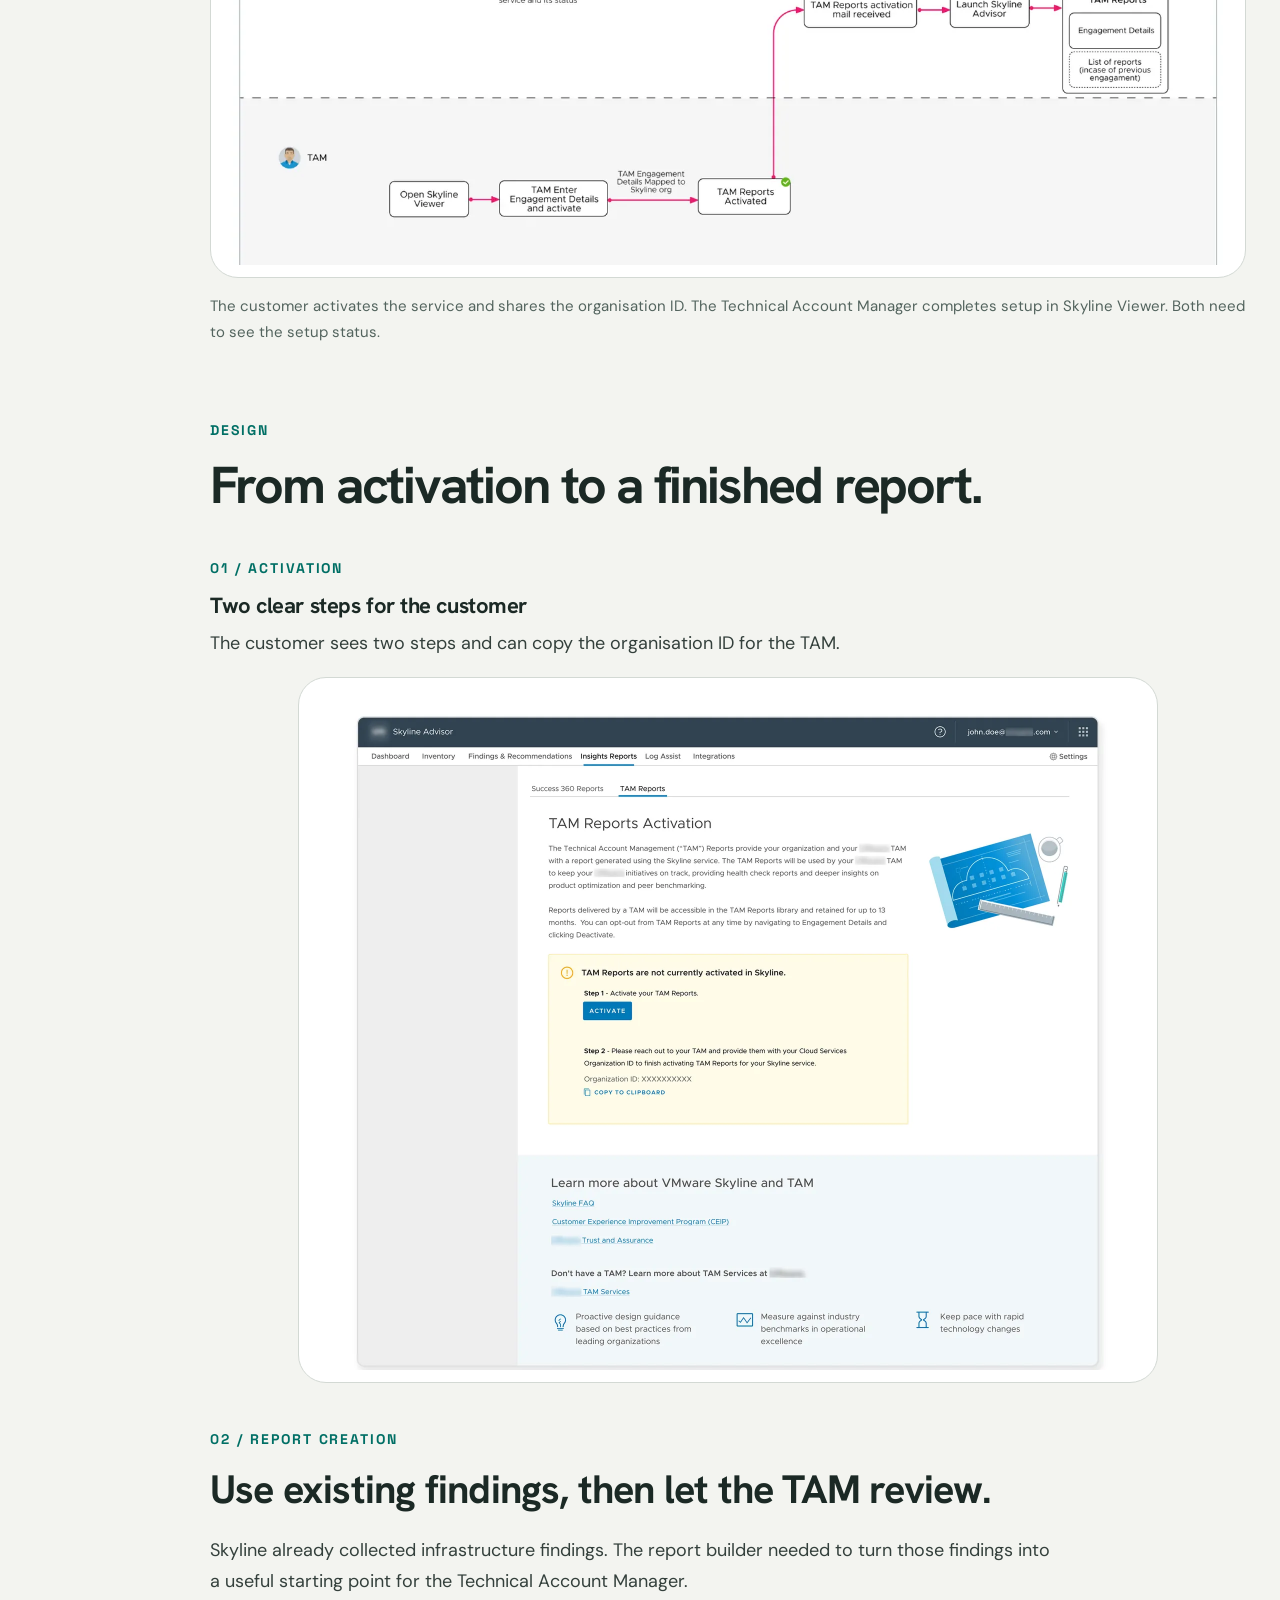
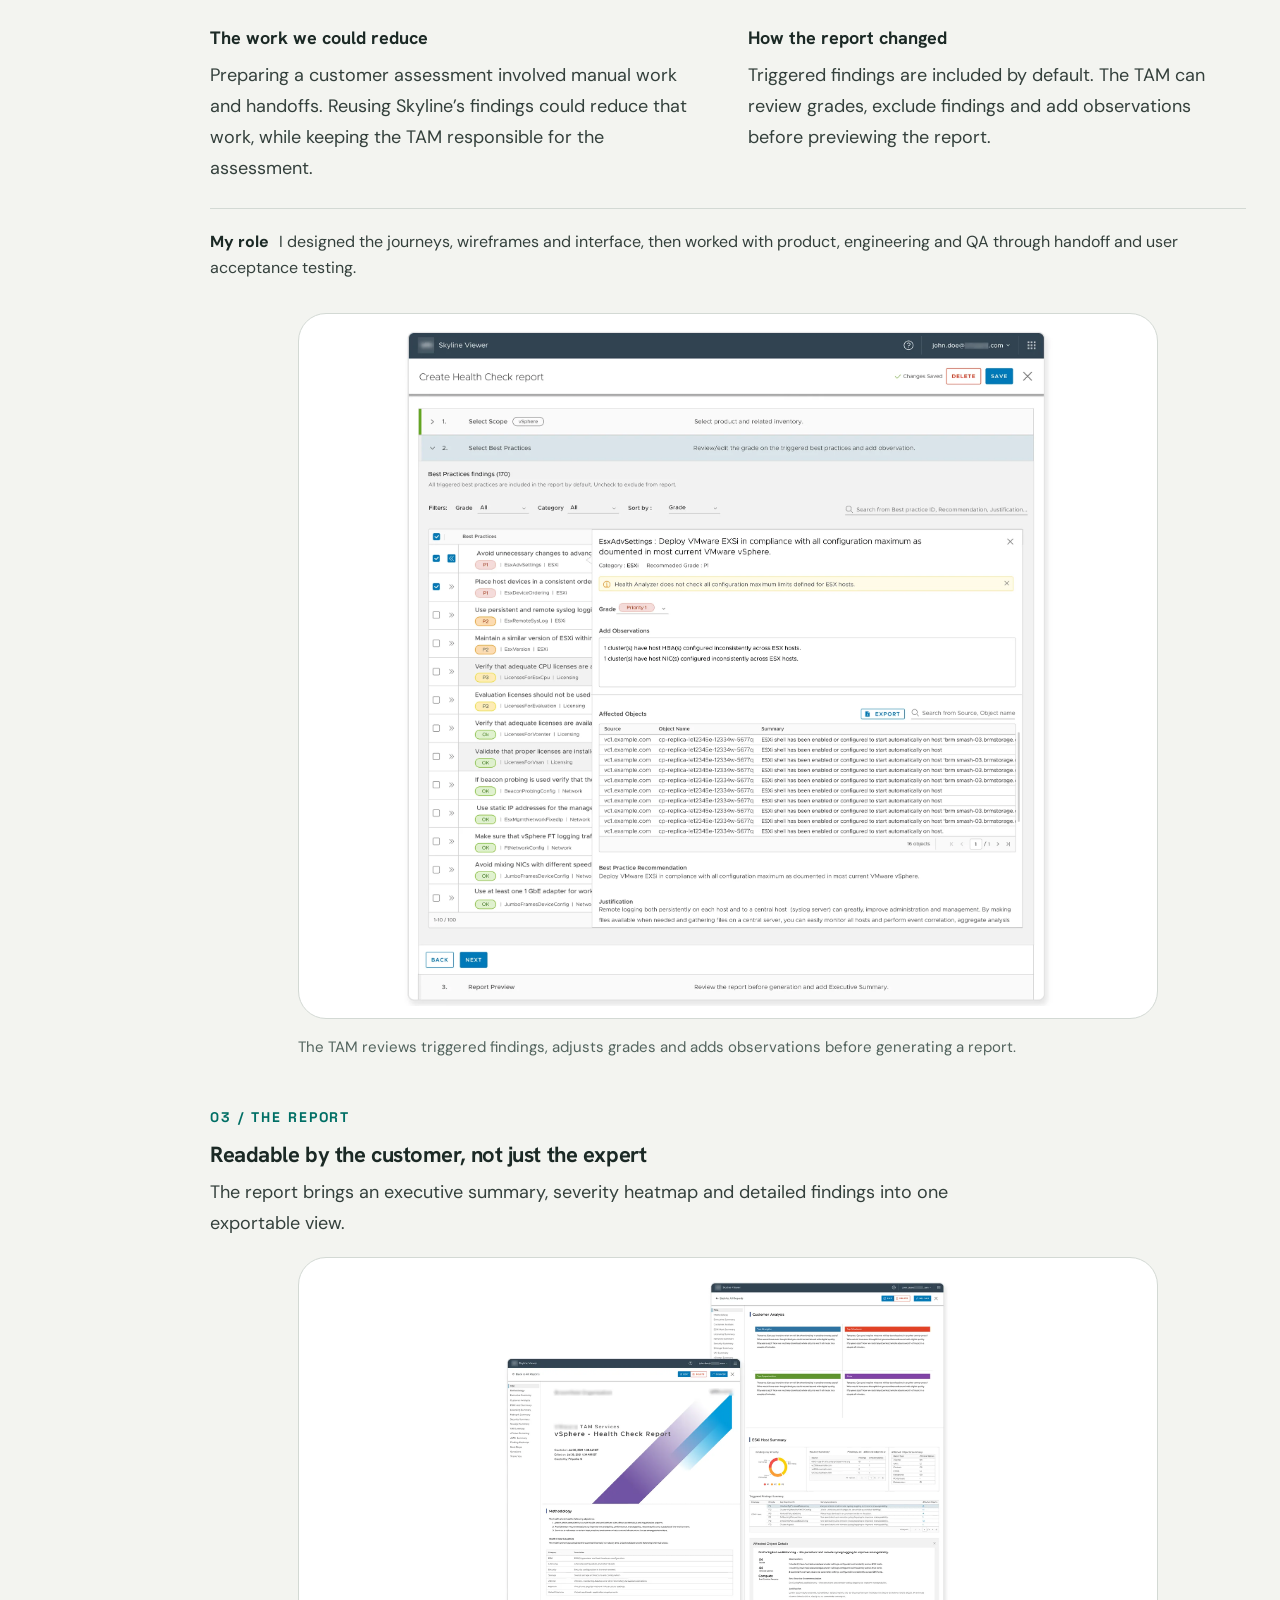
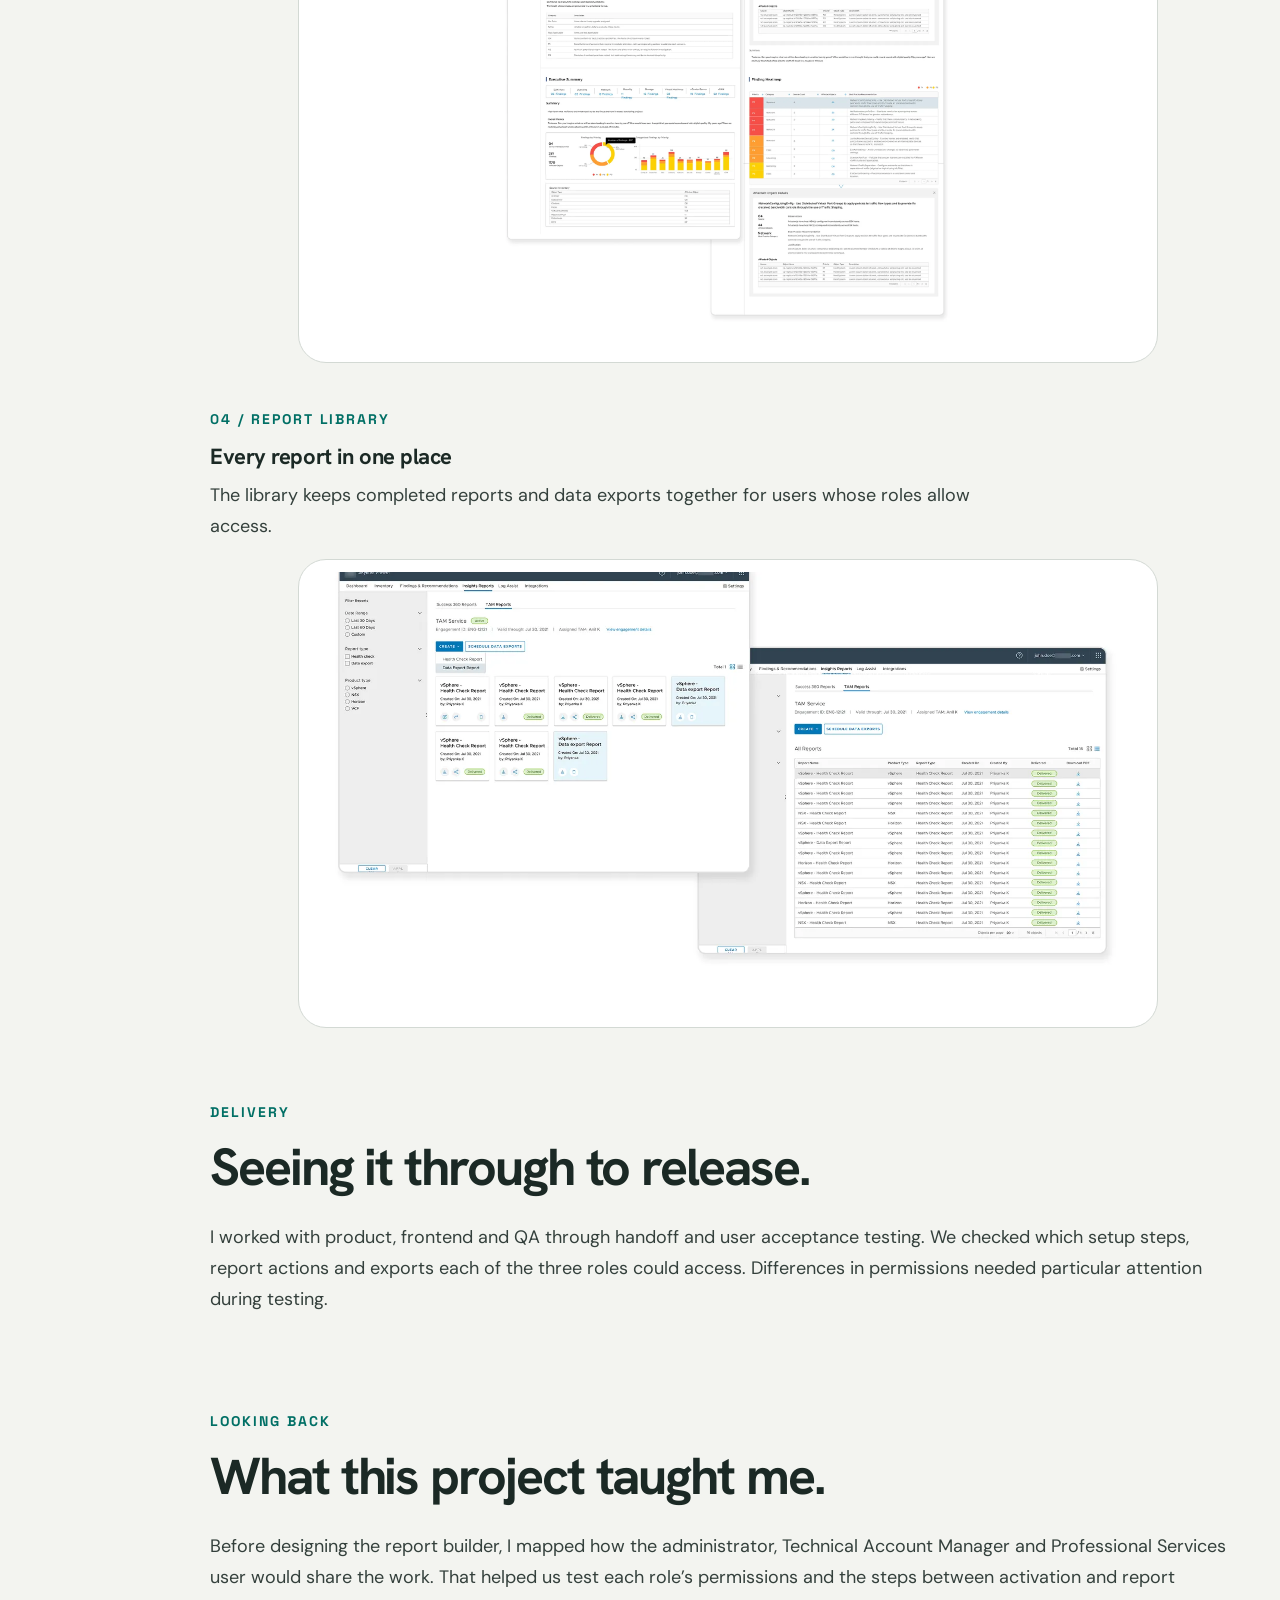
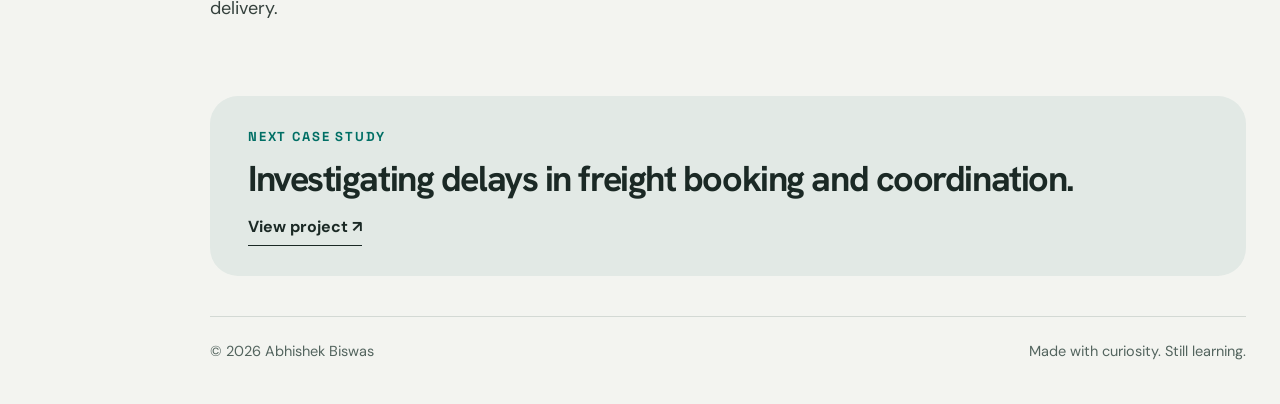
<file: vmware-skyline/index.html>
<!DOCTYPE html>
<html lang="en" data-theme="light">
<head>
<meta charset="utf-8">
<script src="/shared/theme.js?v=189"></script>
<meta name="viewport" content="width=device-width, initial-scale=1">
<title>VMware Skyline UX Case Study | Abhishek Biswas</title>
<link rel="canonical" href="https://iamabhishekbiswas.com/vmware-skyline/">
<meta property="og:type" content="article">
<meta property="og:title" content="VMware Skyline UX Case Study | Abhishek Biswas">
<meta property="og:description" content="How Abhishek Biswas designed VMware Skyline health check reports, helping technical account managers turn infrastructure issues into recommendations.">
<meta property="og:url" content="https://iamabhishekbiswas.com/vmware-skyline/">
<meta name="description" content="How Abhishek Biswas designed VMware Skyline health check reports, helping technical account managers turn infrastructure issues into recommendations.">
<meta name="theme-color" content="#f4f5f1">
<link rel="preconnect" href="https://fonts.googleapis.com"><link rel="preconnect" href="https://fonts.gstatic.com" crossorigin><link href="https://fonts.googleapis.com/css2?family=DM+Sans:opsz,wght@9..40,400;9..40,500;9..40,600&amp;family=Hanken+Grotesk:wght@500;600;700;800&amp;family=Space+Grotesk:wght@500;700&amp;display=swap" rel="stylesheet">
<link rel="stylesheet" href="/shared/case-study.css?v=221">
<link rel="stylesheet" href="/shared/navigation.css?v=265">
<script src="/shared/navigation.js?v=256" defer></script>
<link rel="stylesheet" href="/shared/case-navigation.css?v=256">
<script src="/shared/case-navigation.js?v=158" defer></script>
<link rel="stylesheet" href="/shared/theme-controls.css?v=187">
<link rel="stylesheet" href="/shared/dark-theme.css?v=252">
<link rel="icon" type="image/svg+xml" href="/favicon.svg?v=193">
<link rel="alternate icon" type="image/png" sizes="32x32" href="/favicon-32.png?v=193">
<link rel="apple-touch-icon" sizes="192x192" href="/favicon-192.png?v=193">
<link rel="stylesheet" href="../shared/editorial-cases.css?v=206">
<link rel="stylesheet" href="/shared/decision-sections.css?v=226">
<link rel="stylesheet" href="/shared/image-viewer.css?v=227">
<script src="/shared/image-viewer.js?v=228" defer></script>
<script src="/shared/contact-liquid.js?v=263" type="module"></script>
</head>
<body class="theme-case visual-case has-case-navigation">
<header class="portfolio-header"><div class="portfolio-header-inner"><a class="portfolio-brand" href="/" aria-label="Abhishek Biswas, home"><img src="/brand-mark.svg?v=2" alt="" width="39" height="39"><span>Abhishek Biswas<b>.</b></span></a><nav class="portfolio-nav" aria-label="Main navigation"><div class="portfolio-menu" id="portfolio-menu"><a href="/#work">Work</a><a href="/#process">My approach</a><a href="/#experience">Experience</a><a href="/#testimonials">Testimonials</a><a href="/#about">About</a><a href="/resume/" target="_blank" rel="noopener noreferrer">Résumé <span aria-hidden="true">↗</span></a></div><button class="theme-toggle" type="button" aria-label="Switch to dark theme" title="Switch to dark theme"><svg class="theme-sun" width="20" height="20" viewBox="0 0 24 24" fill="none" stroke="currentColor" stroke-width="1.7" stroke-linecap="round" aria-hidden="true"><circle cx="12" cy="12" r="3.8"/><path d="M12 2v2m0 16v2M2 12h2m16 0h2M4.93 4.93l1.42 1.42m11.3 11.3 1.42 1.42M4.93 19.07l1.42-1.42m11.3-11.3 1.42-1.42"/></svg><svg class="theme-moon" width="20" height="20" viewBox="0 0 24 24" fill="none" stroke="currentColor" stroke-width="1.7" stroke-linecap="round" stroke-linejoin="round" aria-hidden="true"><path d="M20.6 13.5A8.6 8.6 0 0 1 10.5 3.4a8.6 8.6 0 1 0 10.1 10.1Z"/></svg></button><a class="portfolio-contact" href="/#contact">Get in touch</a><button class="portfolio-menu-toggle" type="button" aria-expanded="false" aria-controls="portfolio-menu" aria-label="Open navigation menu"><svg width="22" height="22" viewBox="0 0 24 24" fill="none" stroke="currentColor" stroke-width="1.6" stroke-linecap="round" aria-hidden="true"><path class="menu-lines" d="M4 7h16M4 12h16M4 17h16"/><path class="menu-close" d="m6 6 12 12M18 6 6 18"/></svg></button></nav></div></header><nav class="case-navigation" aria-label="Case study sections"><span class="case-navigation-label">On this page</span><div class="case-navigation-links"><a href="#overview" aria-current="location">Overview</a><a href="#context">Context</a><a href="#users">Users</a><a href="#journey">User journey</a><a href="#design">Design</a><a href="#delivery">Delivery</a><a href="#reflection">Reflection</a></div></nav><div class="case-page"><div class="portfolio-back-row"><a class="portfolio-back" href="/#work"><span class="portfolio-back-icon"><svg width="20" height="20" viewBox="0 0 24 24" fill="none" stroke="currentColor" stroke-width="1.6" stroke-linecap="round" stroke-linejoin="round" aria-hidden="true"><path d="M19 12H5m6-6-6 6 6 6"/></svg></span><span>All work</span></a></div>
<main>

<header class="hero" id="overview"><div class="wrap">
  <span class="label">Case study / VMware Skyline</span>
  <h1>Turning infrastructure issues into reports with clear recommendations.</h1>
  <p class="lede">VMware's Technical Account Managers check the health of their customers' infrastructure and recommend improvements. That work was manual, slow and inconsistent. I designed the experience in Skyline that turned it into a guided, largely automated report, from activating the service to sharing the final PDF.</p><aside class="case-brief" aria-label="The project in 20 seconds"><span class="label">The project in 20 seconds</span><dl><div><dt>Problem</dt><dd>Technical account managers collected infrastructure findings and manually assembled customer assessment reports.</dd></div><div><dt>My role</dt><dd>Designed user journeys, wireframes and the final interface with product, engineering and QA.</dd></div><div><dt>Key decision</dt><dd>Build on Skyline’s existing findings, then guide the team through review and report creation.</dd></div><div><dt>Outcome</dt><dd>A guided workflow for activating the service, preparing an assessment and sharing the report.</dd></div></dl></aside>
  <figure><div class="shot mist"><a class="evidence-link" href="/image/?src=%2Fassets%2Fvmware-skyline-9cf1370b3a.webp" data-full-image="/assets/vmware-skyline-9cf1370b3a.webp" target="_blank" rel="noopener" aria-label="Open full-size image: The Create Health Check report screen, listing triggered best practices with grades, affected objects and recommendations."><img src="../assets/vmware-skyline-9cf1370b3a.webp" width="1600" height="1591" alt="The Create Health Check report screen, listing triggered best practices with grades, affected objects and recommendations." decoding="async" loading="lazy"></a></div></figure>
  <dl class="facts">
    <div><dt>Role</dt><dd>Product Designer: user journeys, wireframes and final UI</dd></div>
    <div><dt>Team</dt><dd>3 product designers, working with product, frontend and QA</dd></div>
    <div><dt>Timeline</dt><dd>5 months</dd></div>
    <div><dt>Product</dt><dd>VMware Skyline Advisor and Skyline Viewer</dd></div>
  </dl>
  <p class="note">To comply with my nondisclosure agreement, I have omitted and obfuscated confidential information. This case study is my own and doesn't necessarily reflect the views of VMware or Broadcom.</p>
</div></header>

<section id="context"><div class="wrap">
  <span class="label">Context</span>
  <h2>What an IT infrastructure assessment covers.</h2>
  <p>Skyline gathers infrastructure findings that a Technical Account Manager (TAM) can use in a customer health check. Before this project, turning those findings into a report relied on manual work and several handoffs.</p>
  </div></section>

<section id="users"><div class="wrap">
  <span class="label">Users</span>
  <h2>Three people, one report.</h2>
  <p>Anita activates the service as an administrator. Anil, the TAM, prepares the health check. Paul in Professional Services can create a report when a customer requests one.</p>
  <figure><div class="grid3">
    <div class="card"><div class="av">An</div><span class="tag">Customer</span><h3>Anita, virtual infrastructure administrator</h3><p>Manages her company's VMware environment. She activates the TAM service in Skyline Advisor and receives the reports. Access depends on the support plan her company has purchased.</p></div>
    <div class="card"><div class="av">Ai</div><span class="tag">VMware</span><h3>Anil, Technical Account Manager</h3><p>Delivers health checks to his customers at least once a year, and more often if needed during the engagement. Mostly works from automated findings, adding manual ones in special cases.</p></div>
    <div class="card"><div class="av">Pa</div><span class="tag">VMware</span><h3>Paul, Professional Services</h3><p>Delivers one time health checks that customers buy on demand, for a selected part of their inventory. Uses both automated and manual findings.</p></div>
  </div></figure>
</div></section>

<section id="journey"><div class="wrap">
  <span class="label">Journey</span>
  <h2>Mapping the handoffs first.</h2>
  <p>Activation starts in Skyline Advisor and finishes in Skyline Viewer. I mapped what each person could see and do before designing the screens.</p>
  <figure><div class="shot "><a class="evidence-link" href="/image/?src=%2Fassets%2Fvmware-skyline-39bd36337d.webp" data-full-image="/assets/vmware-skyline-39bd36337d.webp" target="_blank" rel="noopener" aria-label="Open full-size image: A swimlane journey map showing how the VI admin requests activation in Skyline Advisor and the TAM completes it in Skyline Viewer."><img src="../assets/vmware-skyline-39bd36337d.webp" width="1600" height="860" alt="A swimlane journey map showing how the VI admin requests activation in Skyline Advisor and the TAM completes it in Skyline Viewer." decoding="async" loading="lazy"></a></div><figcaption>The customer activates the service and shares the organisation ID. The Technical Account Manager completes setup in Skyline Viewer. Both need to see the setup status.</figcaption></figure>
</div></section>

<section id="design"><div class="wrap">
  <span class="label">Design</span>
  <h2>From activation to a finished report.</h2>
  <div class="feature">
    <div class="ftext"><span class="label">01 / Activation</span><h3>Two clear steps for the customer</h3><p>The customer sees two steps and can copy the organisation ID for the TAM.</p></div>
    <div class="shot"><a class="evidence-link" href="/image/?src=%2Fassets%2Fvmware-skyline-694eeff1be.webp" data-full-image="/assets/vmware-skyline-694eeff1be.webp" target="_blank" rel="noopener" aria-label="Open full-size image: The TAM Reports activation page in Skyline Advisor, with two numbered steps and a copy button for the organisation ID."><img src="../assets/vmware-skyline-694eeff1be.webp" width="1600" height="1360" alt="The TAM Reports activation page in Skyline Advisor, with two numbered steps and a copy button for the organisation ID." decoding="async" loading="lazy"></a></div>
  </div>
  <article class="decision-story decision-story-inset" aria-labelledby="skyline-report-decision">
  <span class="label">02 / Report creation</span>
  <h3 class="decision-story-title" id="skyline-report-decision">Use existing findings, then let the TAM review.</h3>
  <p class="decision-intro">Skyline already collected infrastructure findings. The report builder needed to turn those findings into a useful starting point for the Technical Account Manager.</p>
  <div class="decision-reasoning">
    <div><h4>The work we could reduce</h4><p>Preparing a customer assessment involved manual work and handoffs. Reusing Skyline’s findings could reduce that work, while keeping the TAM responsible for the assessment.</p></div>
    <div><h4>How the report changed</h4><p>Triggered findings are included by default. The TAM can review grades, exclude findings and add observations before previewing the report.</p></div>
  </div>
  <p class="decision-role"><strong>My role</strong> I designed the journeys, wireframes and interface, then worked with product, engineering and QA through handoff and user acceptance testing.</p>
  <figure class="source-figure"><div class="shot source-shot"><a class="evidence-link" href="/image/?src=%2Fassets%2Fskyline-report-builder.webp" data-full-image="/assets/skyline-report-builder.webp" target="_blank" rel="noopener" aria-label="Open full-size image: Skyline report builder showing triggered findings, grades, observations and affected objects."><img src="../assets/skyline-report-builder.webp" alt="Skyline report builder showing triggered findings, grades, observations and affected objects." loading="lazy" decoding="async" width="1855" height="1930"></a></div><figcaption>The TAM reviews triggered findings, adjusts grades and adds observations before generating a report.</figcaption></figure>
  </article>
  <div class="feature">
    <div class="ftext"><span class="label">03 / The report</span><h3>Readable by the customer, not just the expert</h3><p>The report brings an executive summary, severity heatmap and detailed findings into one exportable view.</p></div>
    <div class="shot"><a class="evidence-link" href="/image/?src=%2Fassets%2Fvmware-skyline-931f844671.webp" data-full-image="/assets/vmware-skyline-931f844671.webp" target="_blank" rel="noopener" aria-label="Open full-size image: The vSphere health check report, with a cover page, methodology, executive summary charts and a findings heatmap."><img src="../assets/vmware-skyline-931f844671.webp" width="1600" height="2285" alt="The vSphere health check report, with a cover page, methodology, executive summary charts and a findings heatmap." decoding="async" loading="lazy"></a></div>
  </div>
  <div class="feature flip">
    <div class="ftext"><span class="label">04 / Report library</span><h3>Every report in one place</h3><p>The library keeps completed reports and data exports together for users whose roles allow access.</p></div>
    <div class="shot"><a class="evidence-link" href="/image/?src=%2Fassets%2Fvmware-skyline-07c5f4e460.webp" data-full-image="/assets/vmware-skyline-07c5f4e460.webp" target="_blank" rel="noopener" aria-label="Open full-size image: The TAM reports library, showing engagement details and a list of health check and data export reports."><img src="../assets/vmware-skyline-07c5f4e460.webp" width="1600" height="848" alt="The TAM reports library, showing engagement details and a list of health check and data export reports." decoding="async" loading="lazy"></a></div>
  </div>
  </div></section>

<section id="delivery"><div class="wrap">
  <span class="label">Delivery</span>
  <h2>Seeing it through to release.</h2>
  <p>I worked with product, frontend and QA through handoff and user acceptance testing. We checked which setup steps, report actions and exports each of the three roles could access. Differences in permissions needed particular attention during testing.</p>
  </div></section>

<section id="reflection"><div class="wrap">
  <span class="label">Looking back</span>
  <h2>What this project taught me.</h2>
  <p>Before designing the report builder, I mapped how the administrator, Technical Account Manager and Professional Services user would share the work. That helped us test each role’s permissions and the steps between activation and report delivery.</p></div></section>

</main>
<div class="next"><div class="wrap">
  <a class="next-card" href="../cogoport-research/index.html"><small>Next case study</small><span class="next-title">Investigating delays in freight booking and coordination.</span><span class="next-action">View project ↗</span></a>
  <div class="foot"><span>© 2026 Abhishek Biswas</span><span>Made with curiosity. Still learning.</span></div>
</div></div>
</div><!-- case-page -->
</body>
</html>
</file>
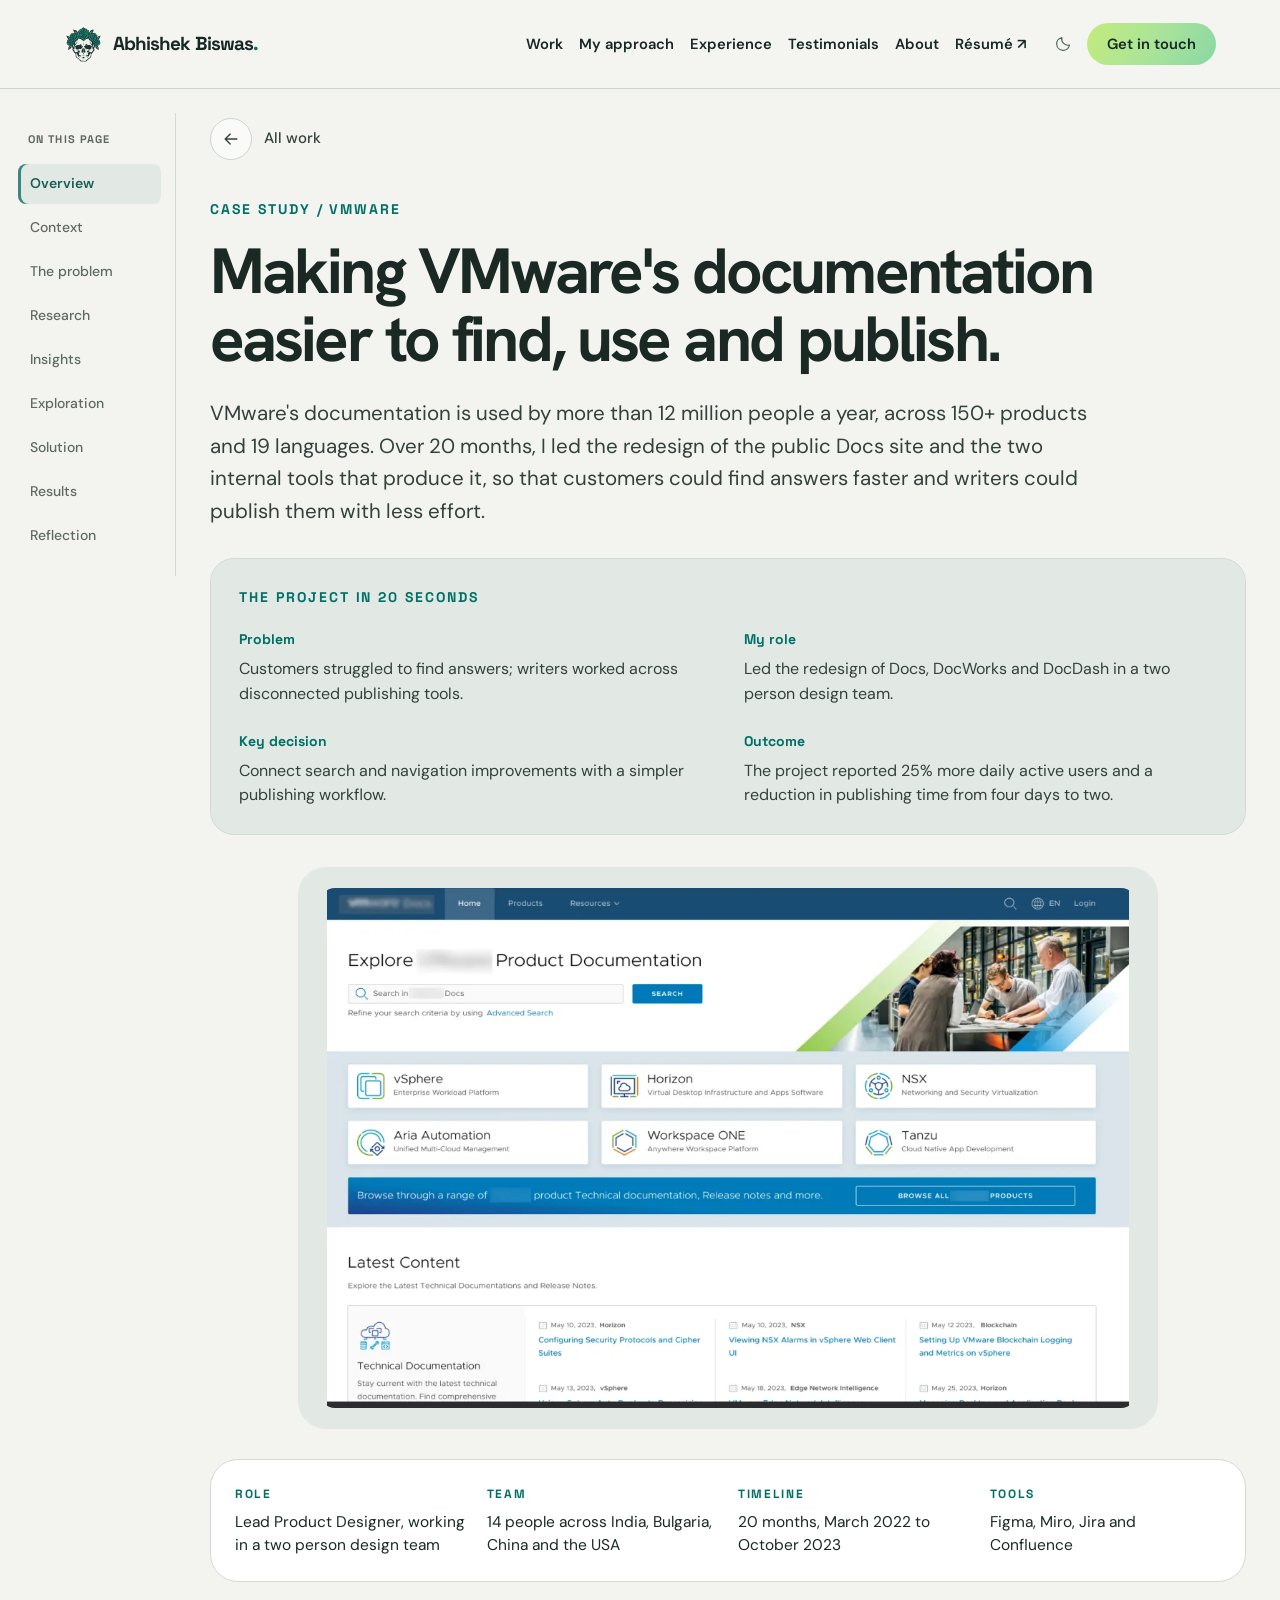
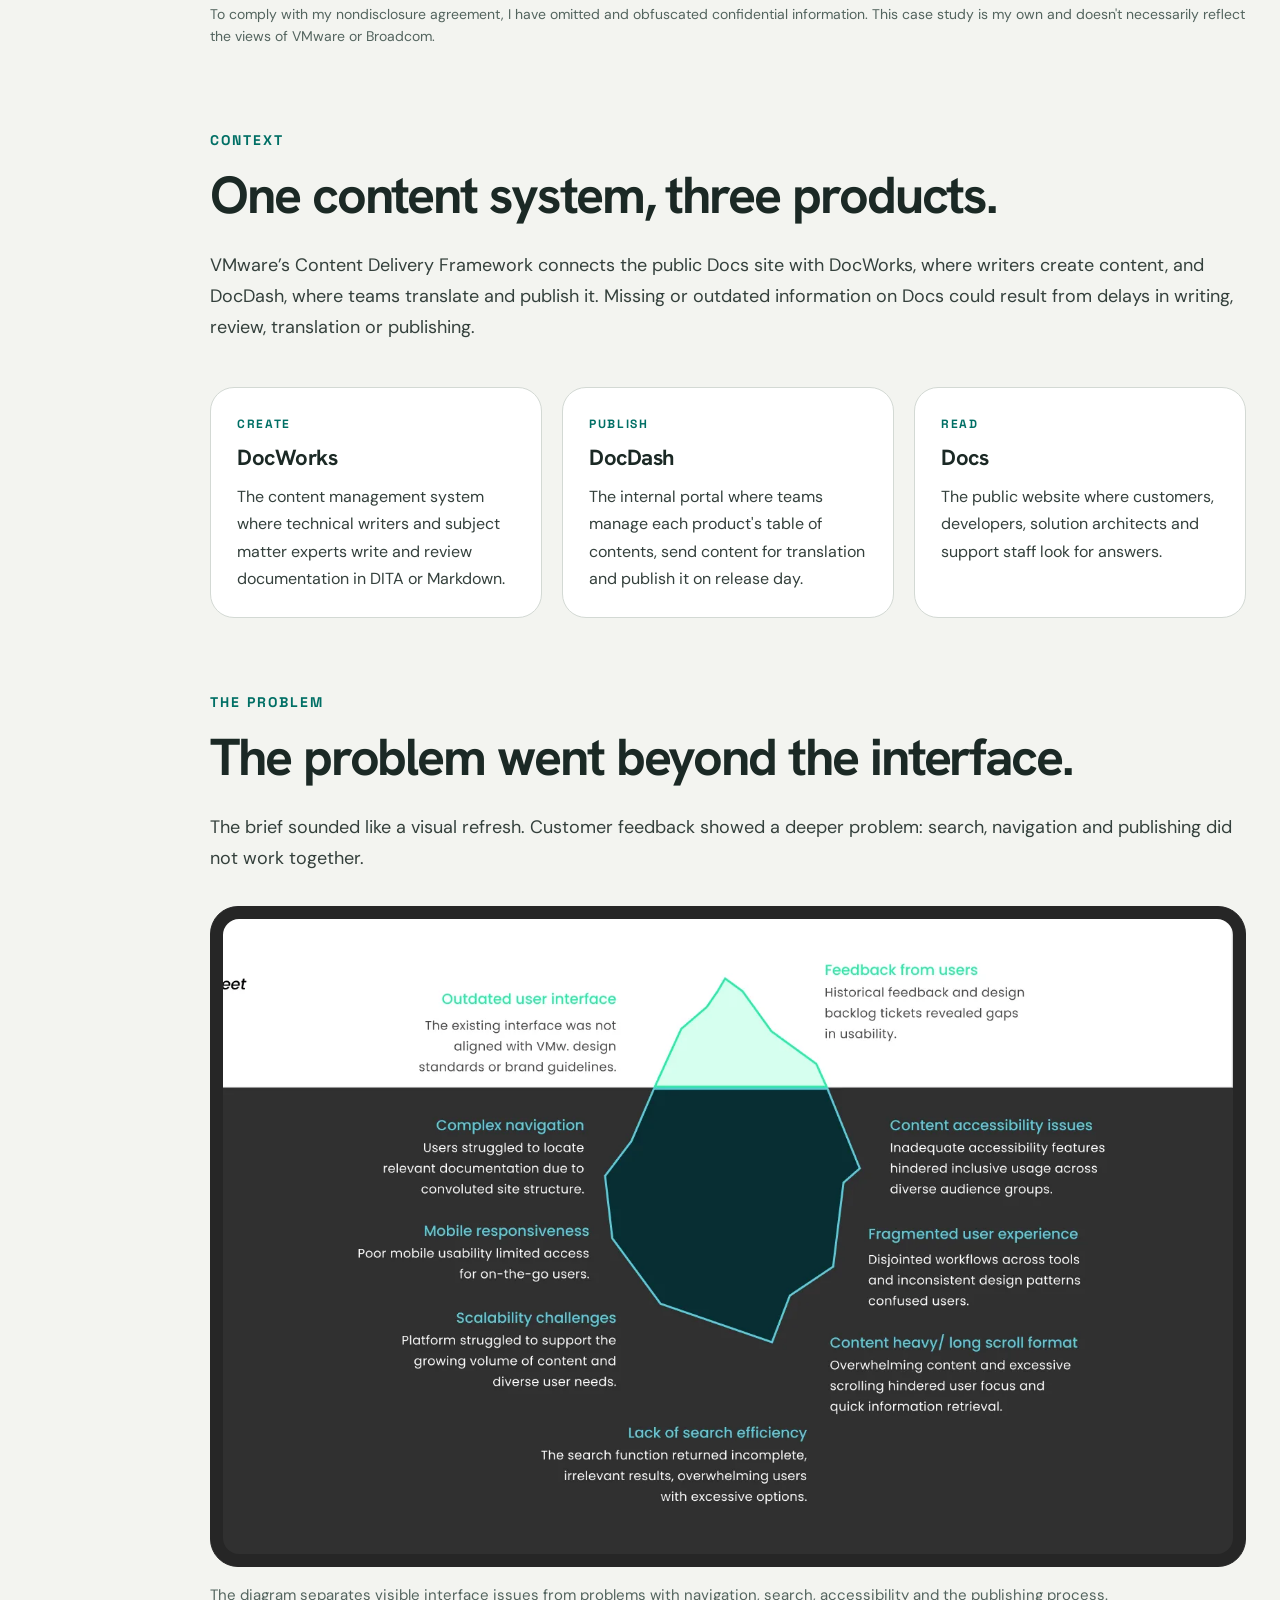
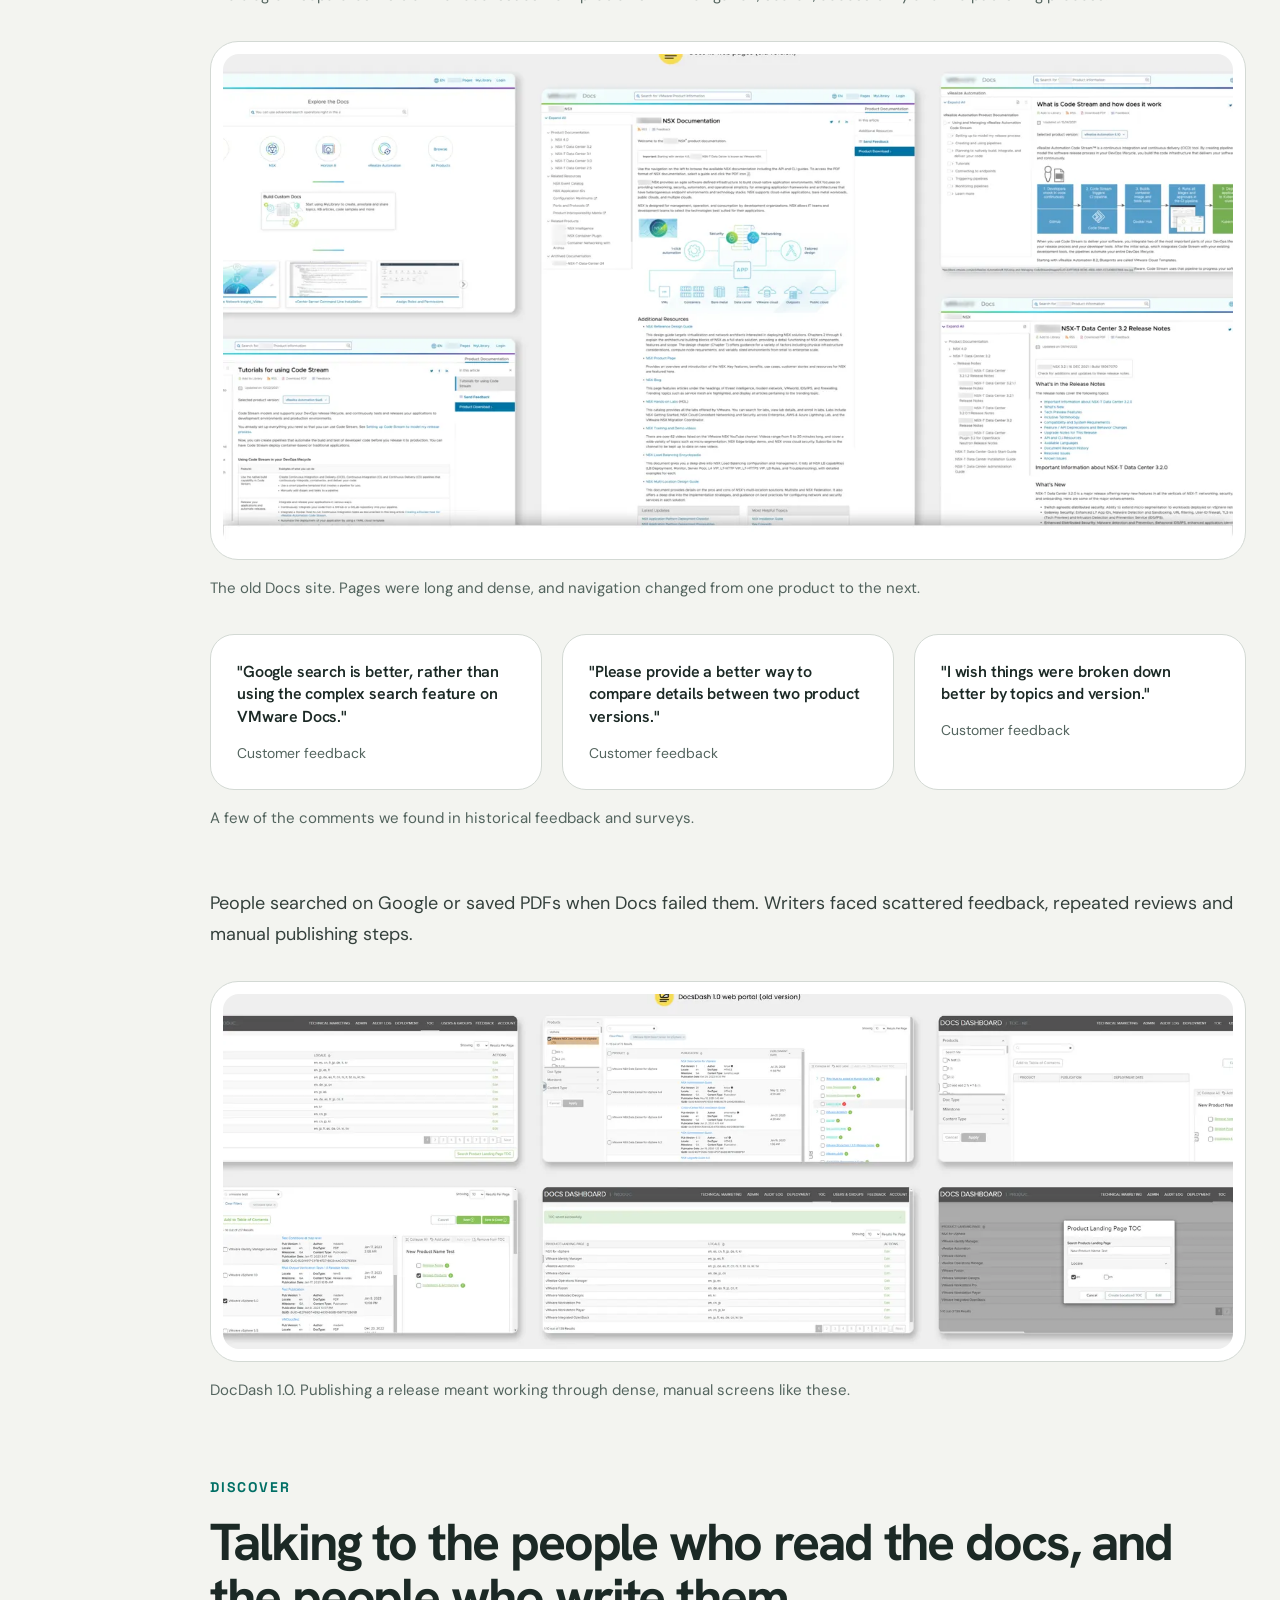
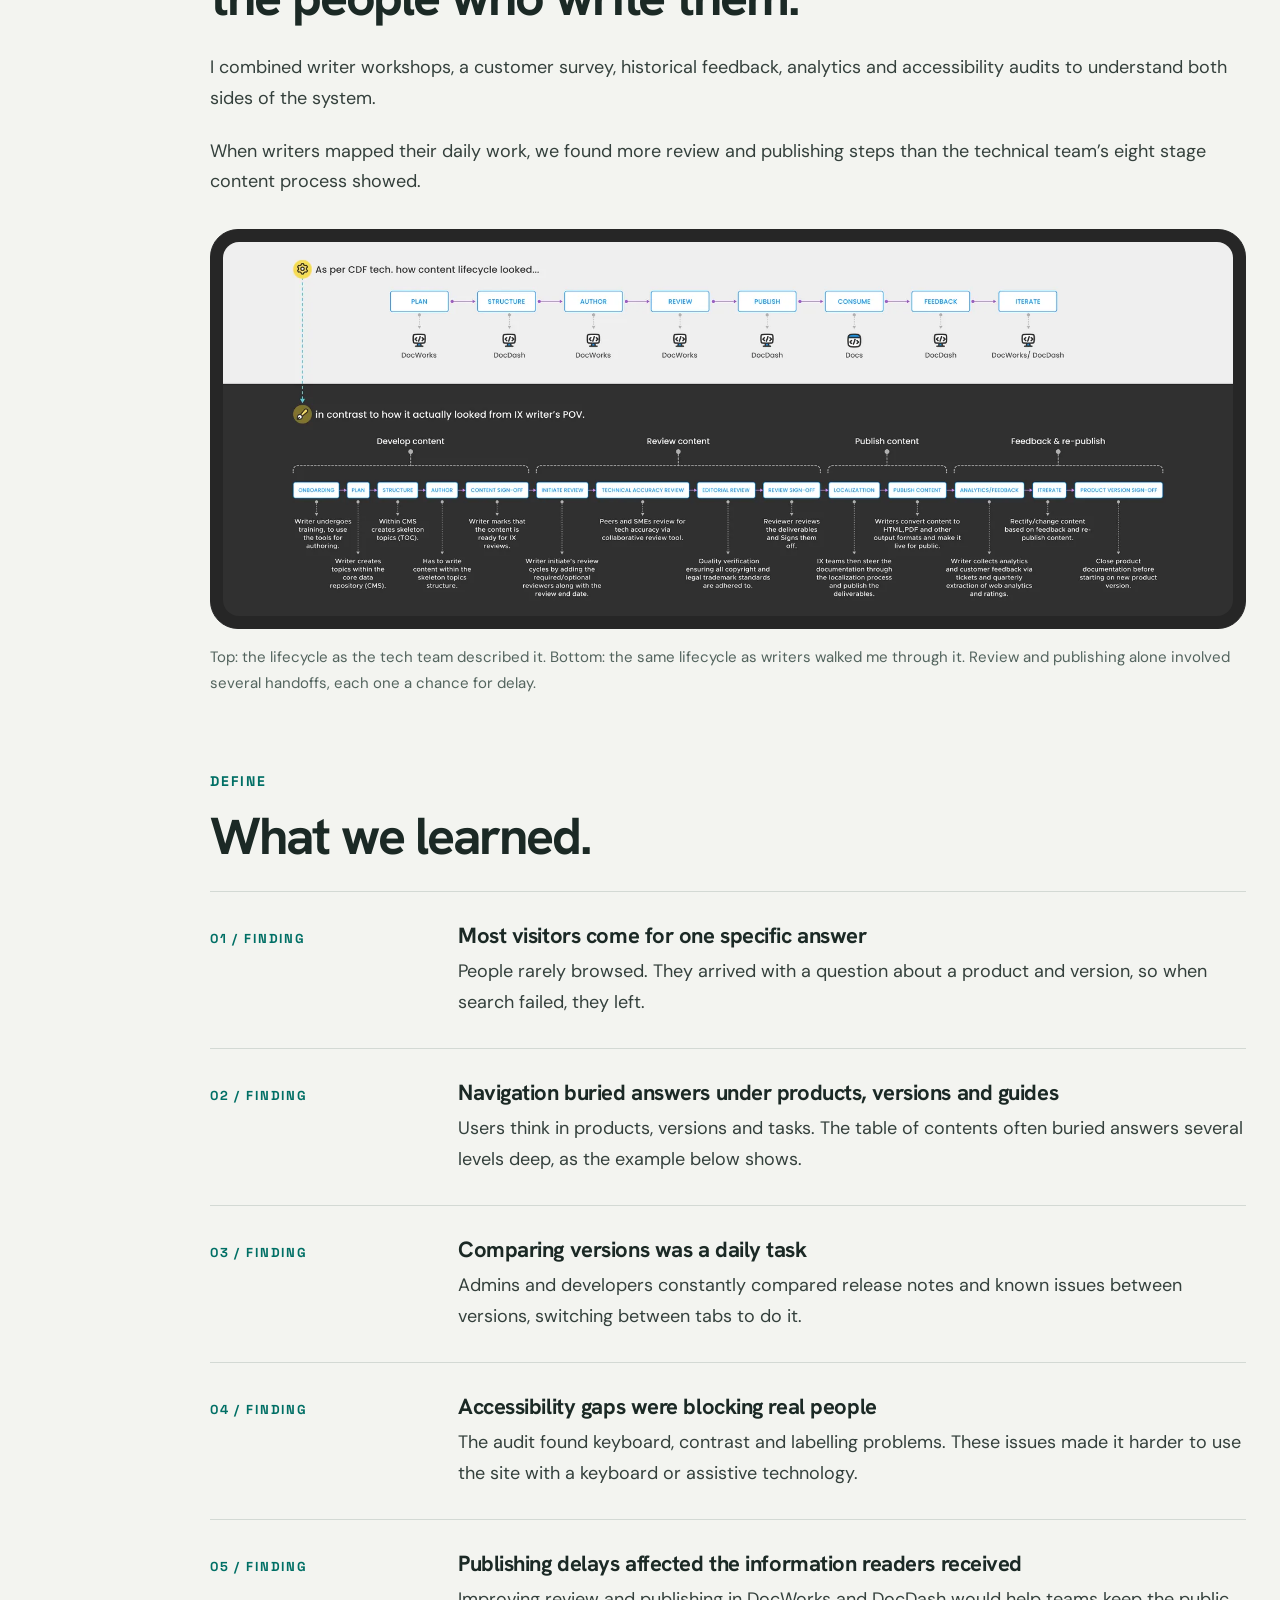
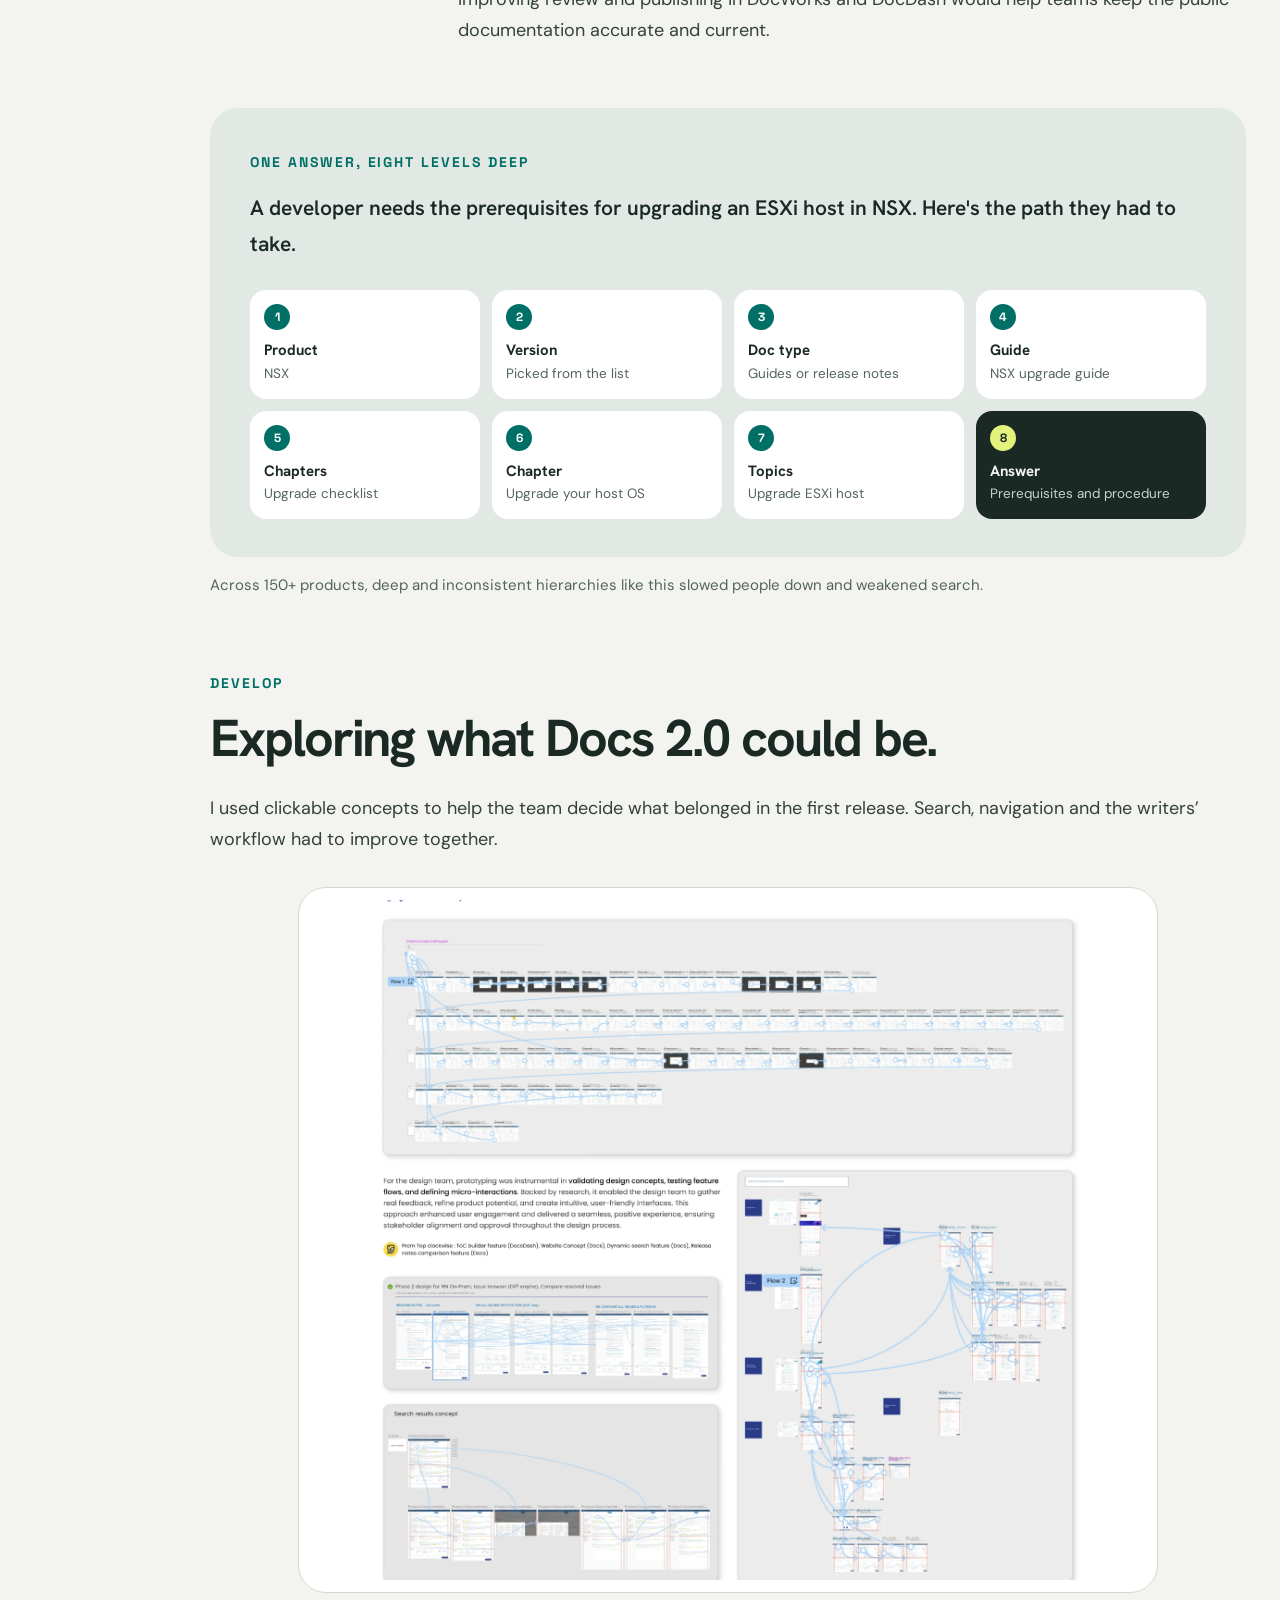
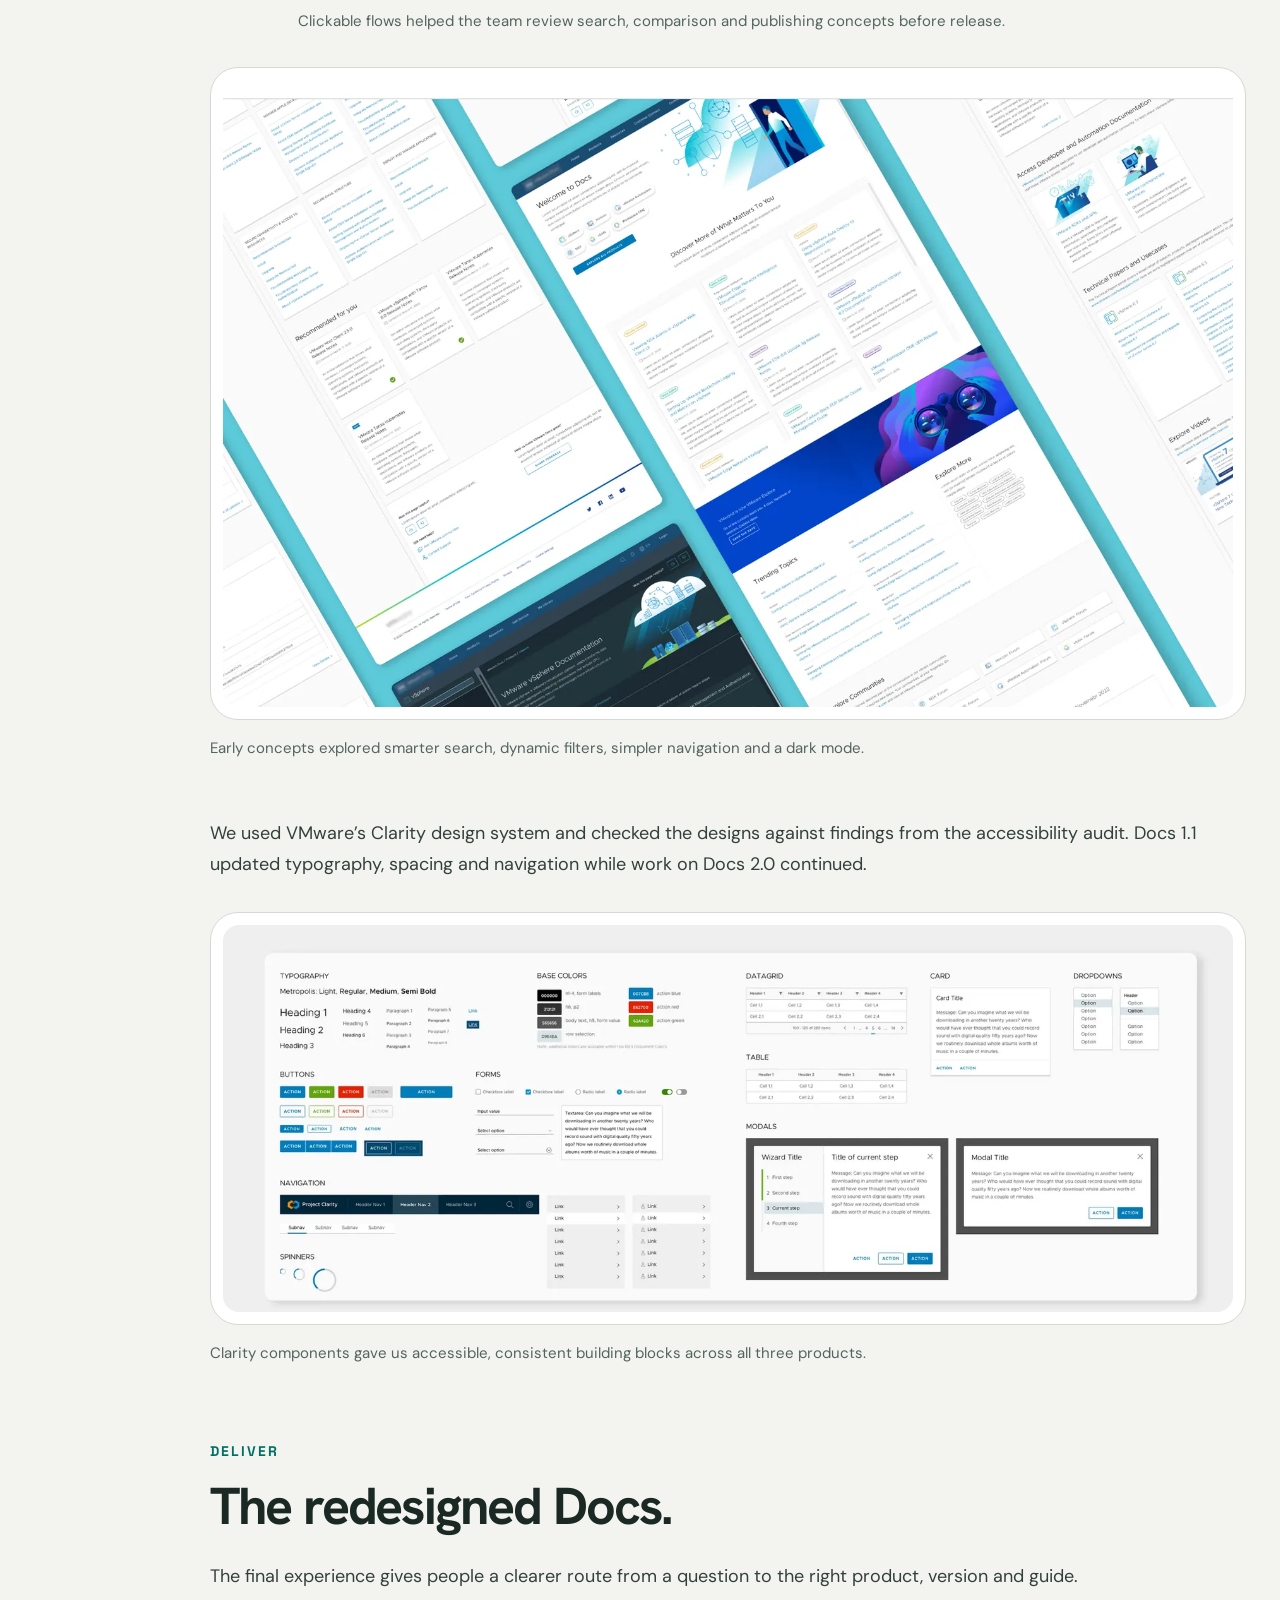
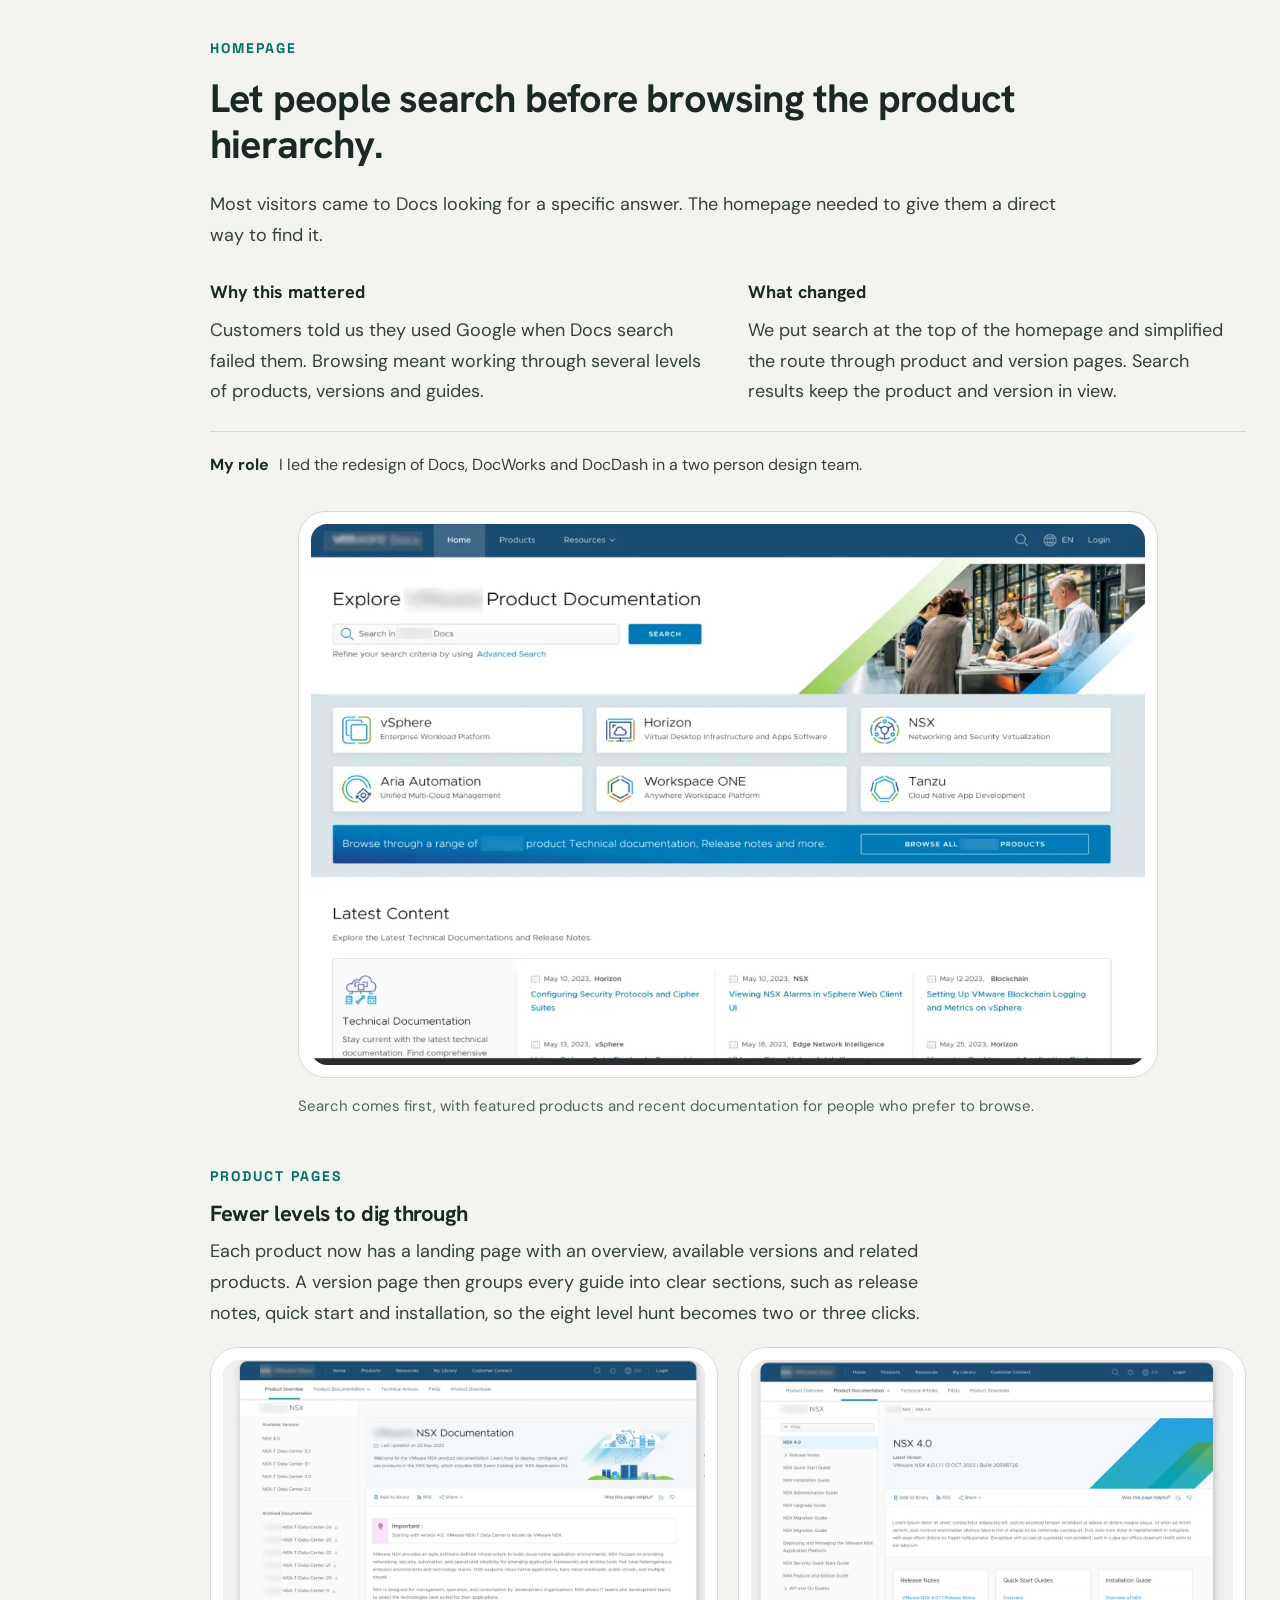
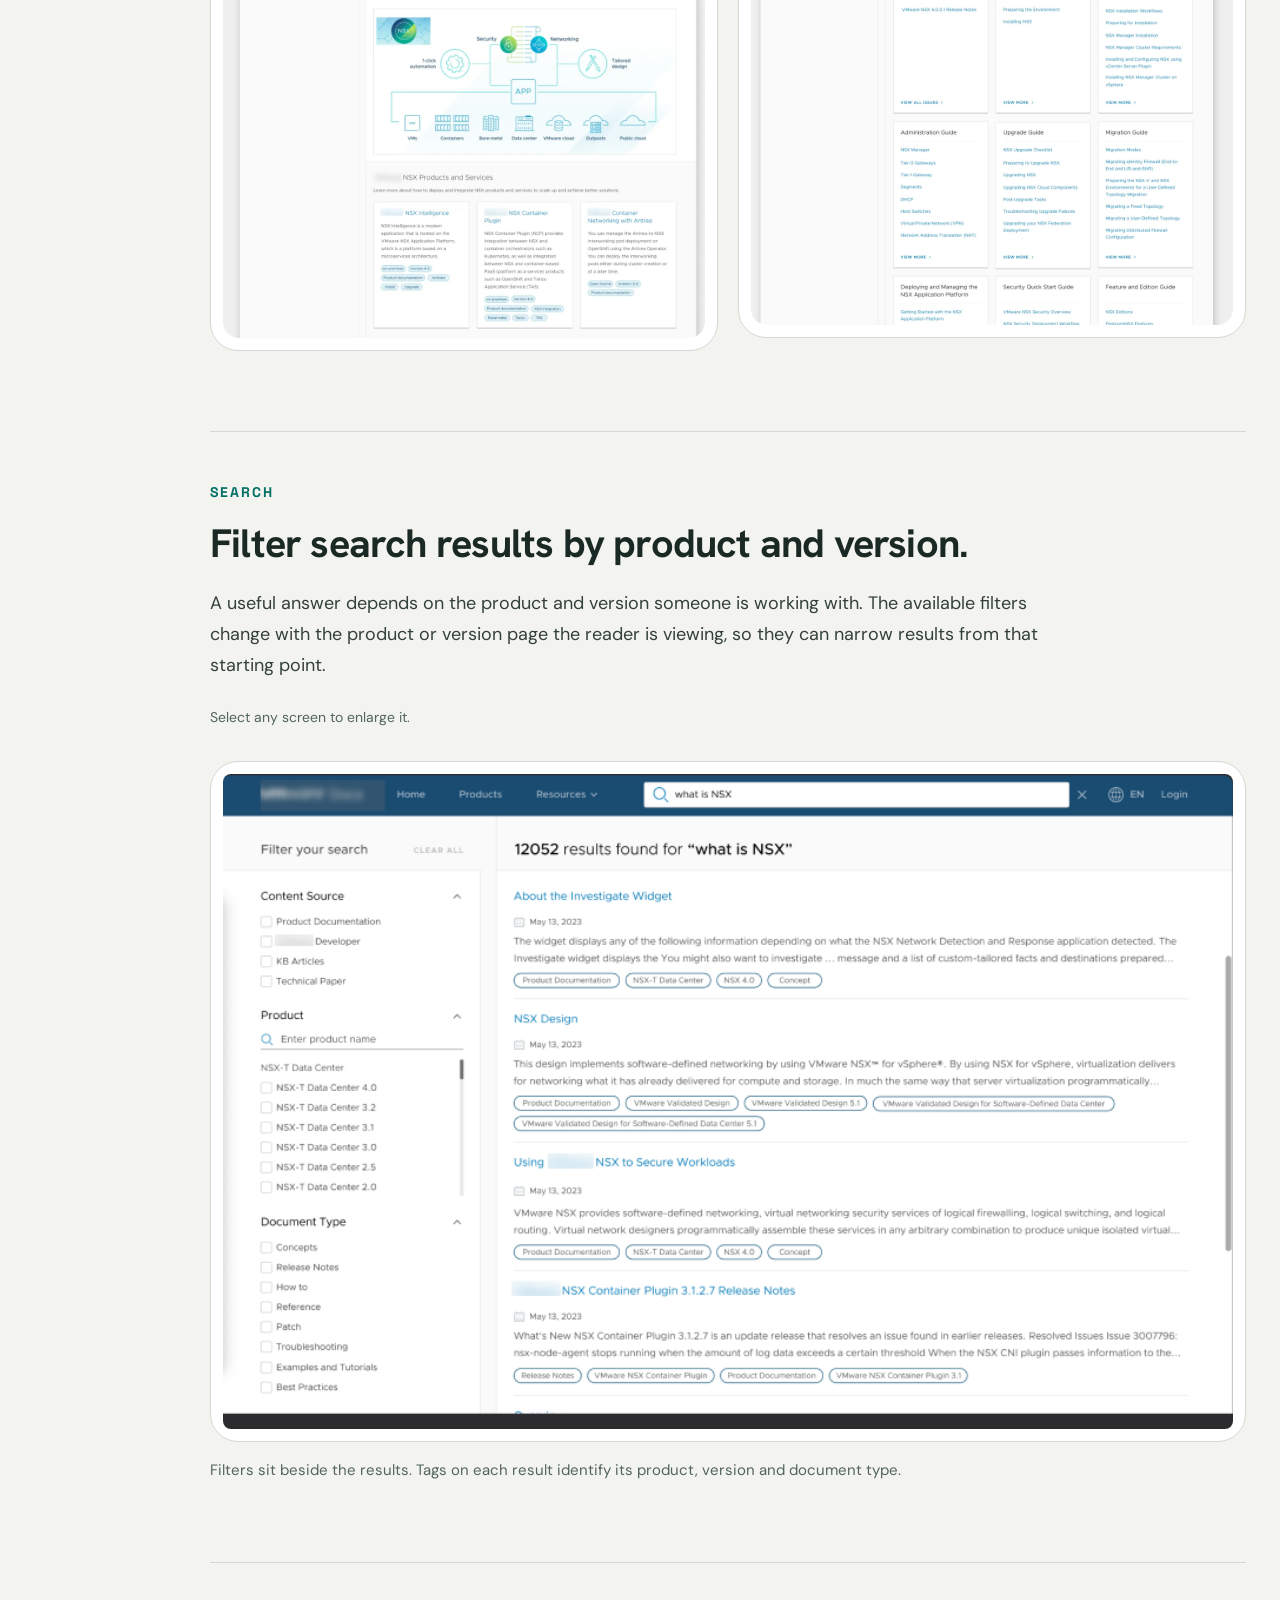
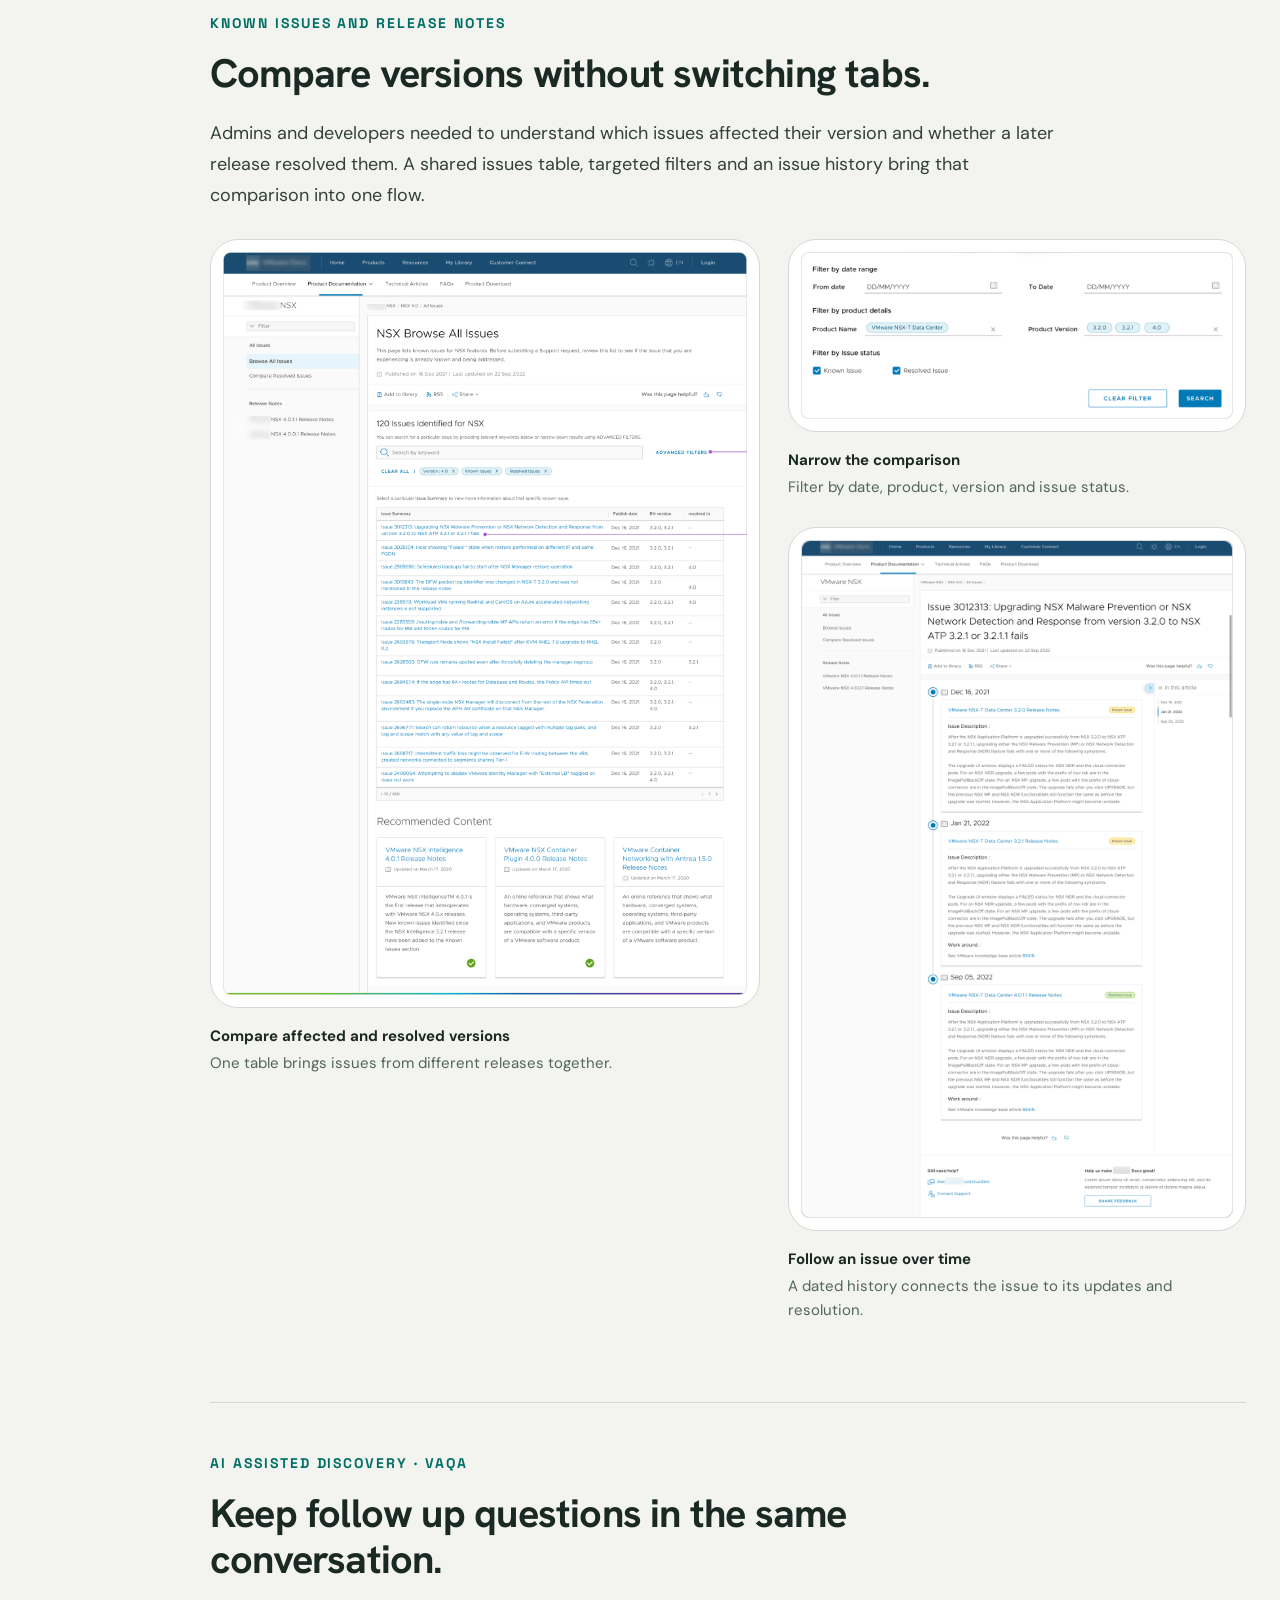
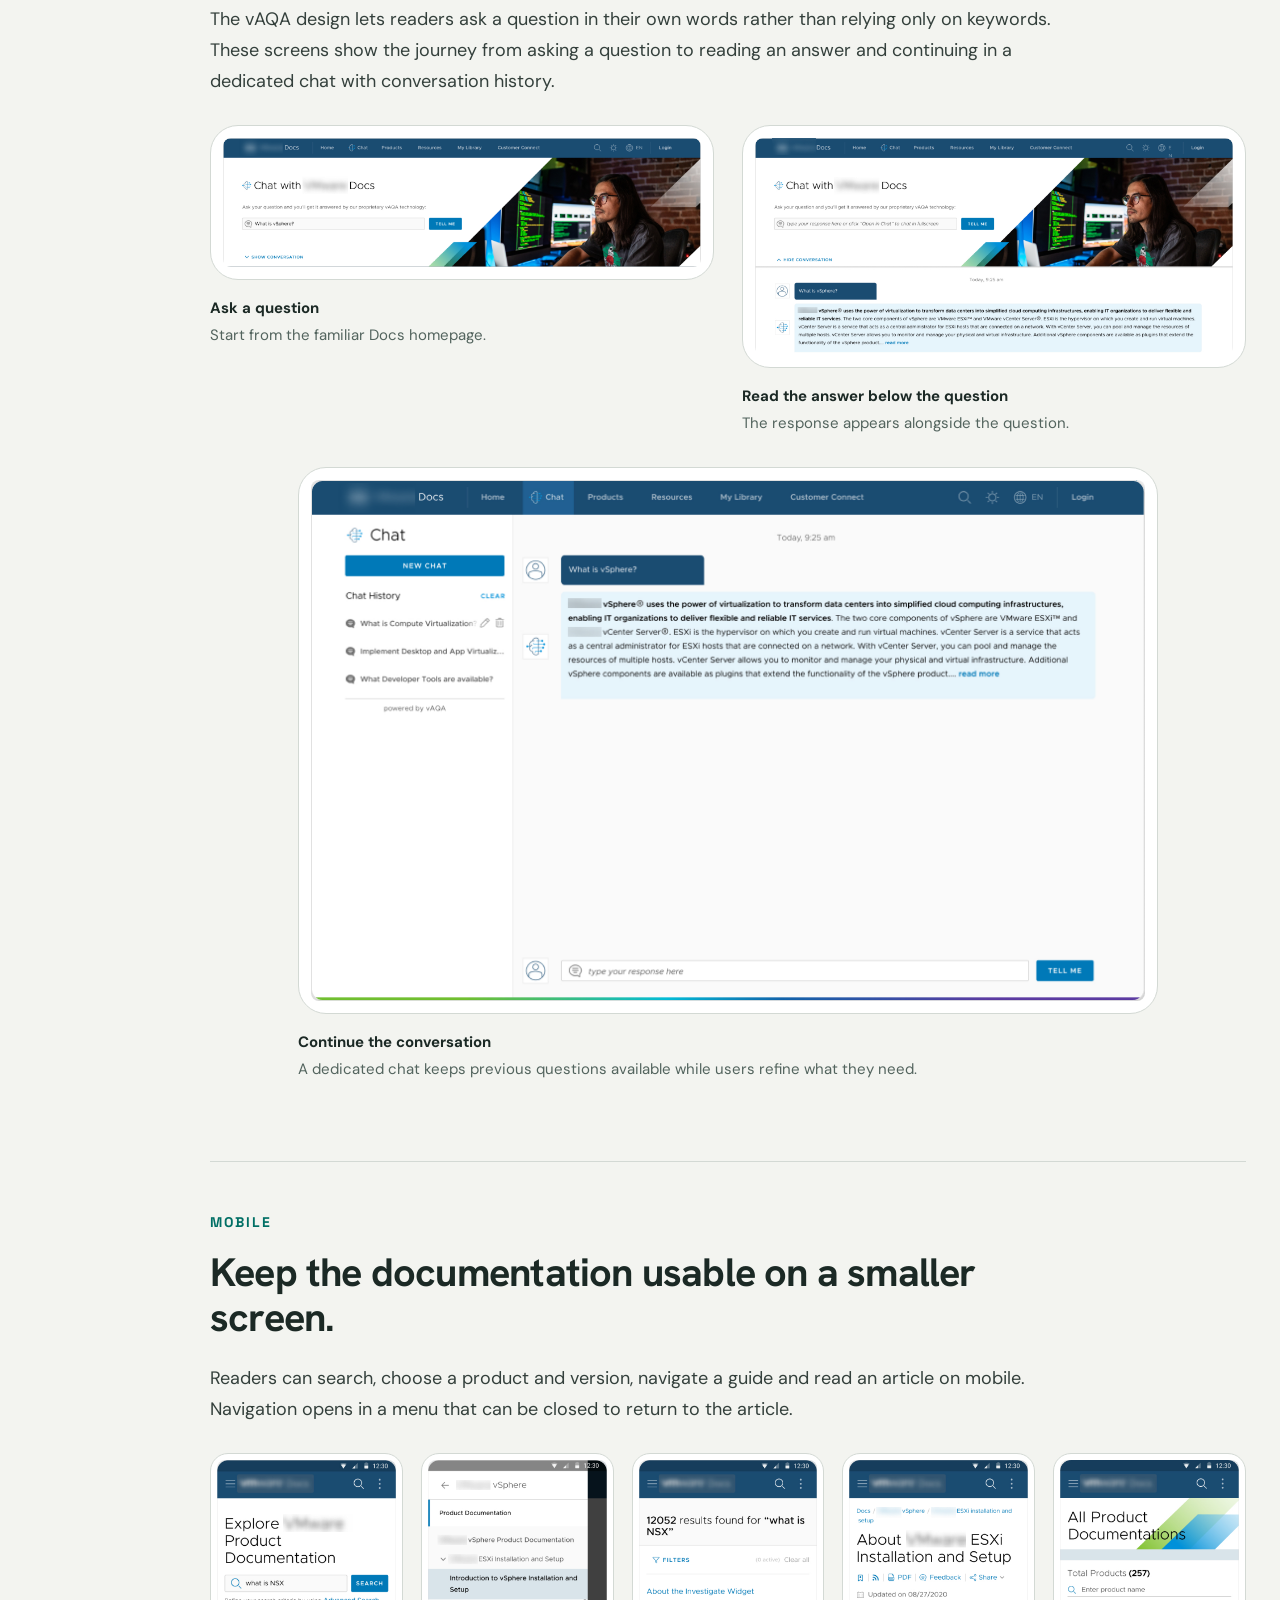
<file: vmware/index.html>
<!DOCTYPE html>
<html lang="en" data-theme="light">
<head>
<meta charset="utf-8">
<script src="/shared/theme.js?v=189"></script>
<meta name="viewport" content="width=device-width, initial-scale=1">
<title>VMware Documentation UX Case Study | Abhishek Biswas</title>
<link rel="canonical" href="https://iamabhishekbiswas.com/vmware/">
<meta property="og:type" content="article">
<meta property="og:title" content="VMware Documentation UX Case Study | Abhishek Biswas">
<meta property="og:description" content="How Abhishek Biswas redesigned VMware Docs, DocWorks and DocDash to improve documentation search, navigation and publishing.">
<meta property="og:url" content="https://iamabhishekbiswas.com/vmware/">
<meta name="description" content="How Abhishek Biswas redesigned VMware Docs, DocWorks and DocDash to improve documentation search, navigation and publishing.">
<meta name="theme-color" content="#f4f5f1">
<link rel="preconnect" href="https://fonts.googleapis.com"><link rel="preconnect" href="https://fonts.gstatic.com" crossorigin><link href="https://fonts.googleapis.com/css2?family=DM+Sans:opsz,wght@9..40,400;9..40,500;9..40,600&amp;family=Hanken+Grotesk:wght@500;600;700;800&amp;family=Space+Grotesk:wght@500;700&amp;display=swap" rel="stylesheet">
<link rel="stylesheet" href="../shared/case-study.css?v=221">
<link rel="stylesheet" href="../shared/navigation.css?v=265">
<script src="../shared/navigation.js?v=256" defer></script>
<link rel="stylesheet" href="../shared/case-navigation.css?v=256">
<script src="../shared/case-navigation.js?v=158" defer></script>
<link rel="stylesheet" href="/shared/theme-controls.css?v=187">
<link rel="stylesheet" href="/shared/dark-theme.css?v=252">
<link rel="icon" type="image/svg+xml" href="/favicon.svg?v=193">
<link rel="alternate icon" type="image/png" sizes="32x32" href="/favicon-32.png?v=193">
<link rel="apple-touch-icon" sizes="192x192" href="/favicon-192.png?v=193">
<link rel="stylesheet" href="../shared/editorial-cases.css?v=206">
<link rel="stylesheet" href="/shared/decision-sections.css?v=226">
<link rel="stylesheet" href="/shared/image-viewer.css?v=227">
<link rel="stylesheet" href="./screens.css?v=266">
<script src="/shared/image-viewer.js?v=228" defer></script>
<script src="/shared/contact-liquid.js?v=263" type="module"></script>
</head>
<body class="theme-case visual-case has-case-navigation">
<header class="portfolio-header"><div class="portfolio-header-inner"><a class="portfolio-brand" href="../index.html" aria-label="Abhishek Biswas, home"><img src="../brand-mark.svg?v=2" alt="" width="39" height="39"><span>Abhishek Biswas<b>.</b></span></a><nav class="portfolio-nav" aria-label="Main navigation"><div class="portfolio-menu" id="portfolio-menu"><a href="../index.html#work">Work</a><a href="../index.html#process">My approach</a><a href="../index.html#experience">Experience</a><a href="../index.html#testimonials">Testimonials</a><a href="../index.html#about">About</a><a href="../resume/" target="_blank" rel="noopener noreferrer">Résumé <span aria-hidden="true">↗</span></a></div><button class="theme-toggle" type="button" aria-label="Switch to dark theme" title="Switch to dark theme"><svg class="theme-sun" width="20" height="20" viewBox="0 0 24 24" fill="none" stroke="currentColor" stroke-width="1.7" stroke-linecap="round" aria-hidden="true"><circle cx="12" cy="12" r="3.8"/><path d="M12 2v2m0 16v2M2 12h2m16 0h2M4.93 4.93l1.42 1.42m11.3 11.3 1.42 1.42M4.93 19.07l1.42-1.42m11.3-11.3 1.42-1.42"/></svg><svg class="theme-moon" width="20" height="20" viewBox="0 0 24 24" fill="none" stroke="currentColor" stroke-width="1.7" stroke-linecap="round" stroke-linejoin="round" aria-hidden="true"><path d="M20.6 13.5A8.6 8.6 0 0 1 10.5 3.4a8.6 8.6 0 1 0 10.1 10.1Z"/></svg></button><a class="portfolio-contact" href="../index.html#contact">Get in touch</a><button class="portfolio-menu-toggle" type="button" aria-expanded="false" aria-controls="portfolio-menu" aria-label="Open navigation menu"><svg width="22" height="22" viewBox="0 0 24 24" fill="none" stroke="currentColor" stroke-width="1.6" stroke-linecap="round" aria-hidden="true"><path class="menu-lines" d="M4 7h16M4 12h16M4 17h16"/><path class="menu-close" d="m6 6 12 12M18 6 6 18"/></svg></button></nav></div></header><nav class="case-navigation" aria-label="Case study sections"><span class="case-navigation-label">On this page</span><div class="case-navigation-links"><a href="#overview" aria-current="location">Overview</a><a href="#context">Context</a><a href="#problem">The problem</a><a href="#research">Research</a><a href="#insights">Insights</a><a href="#exploration">Exploration</a><a href="#solution">Solution</a><a href="#results">Results</a><a href="#reflection">Reflection</a></div></nav><div class="case-page"><div class="portfolio-back-row"><a class="portfolio-back" href="../index.html#work"><span class="portfolio-back-icon"><svg width="20" height="20" viewBox="0 0 24 24" fill="none" stroke="currentColor" stroke-width="1.6" stroke-linecap="round" stroke-linejoin="round" aria-hidden="true"><path d="M19 12H5m6-6-6 6 6 6"/></svg></span><span>All work</span></a></div>
<main>

<header class="hero" id="overview"><div class="wrap">
  <span class="label">Case study / VMware</span>
  <h1>Making VMware's documentation easier to find, use and publish.</h1>
  <p class="lede">VMware's documentation is used by more than 12 million people a year, across 150+ products and 19 languages. Over 20 months, I led the redesign of the public Docs site and the two internal tools that produce it, so that customers could find answers faster and writers could publish them with less effort.</p><aside class="case-brief" aria-label="The project in 20 seconds"><span class="label">The project in 20 seconds</span><dl><div><dt>Problem</dt><dd>Customers struggled to find answers; writers worked across disconnected publishing tools.</dd></div><div><dt>My role</dt><dd>Led the redesign of Docs, DocWorks and DocDash in a two person design team.</dd></div><div><dt>Key decision</dt><dd>Connect search and navigation improvements with a simpler publishing workflow.</dd></div><div><dt>Outcome</dt><dd>The project reported 25% more daily active users and a reduction in publishing time from four days to two.</dd></div></dl></aside>
  <figure><div class="shot mist"><a class="evidence-link" href="/image/?src=%2Fassets%2Fvmware-1a4b3c69f5.webp" data-full-image="/assets/vmware-1a4b3c69f5.webp" target="_blank" rel="noopener" aria-label="Open full-size image: The redesigned VMware Docs homepage with a search bar, featured products and latest content."><img src="../assets/vmware-1a4b3c69f5.webp" width="1120" height="727" alt="The redesigned VMware Docs homepage with a search bar, featured products and latest content." decoding="async" loading="lazy"></a></div></figure>
  <dl class="facts">
    <div><dt>Role</dt><dd>Lead Product Designer, working in a two person design team</dd></div>
    <div><dt>Team</dt><dd>14 people across India, Bulgaria, China and the USA</dd></div>
    <div><dt>Timeline</dt><dd>20 months, March 2022 to October 2023</dd></div>
    <div><dt>Tools</dt><dd>Figma, Miro, Jira and Confluence</dd></div>
  </dl>
  <p class="note">To comply with my nondisclosure agreement, I have omitted and obfuscated confidential information. This case study is my own and doesn't necessarily reflect the views of VMware or Broadcom.</p>
</div></header>

<section id="context"><div class="wrap">
  <span class="label">Context</span>
  <h2>One content system, three products.</h2>
  <p>VMware’s Content Delivery Framework connects the public Docs site with DocWorks, where writers create content, and DocDash, where teams translate and publish it. Missing or outdated information on Docs could result from delays in writing, review, translation or publishing.</p>
  <div class="grid3" style="margin-top:44px">
    <div class="card"><span class="tag">Create</span><h3>DocWorks</h3><p>The content management system where technical writers and subject matter experts write and review documentation in DITA or Markdown.</p></div>
    <div class="card"><span class="tag">Publish</span><h3>DocDash</h3><p>The internal portal where teams manage each product's table of contents, send content for translation and publish it on release day.</p></div>
    <div class="card"><span class="tag">Read</span><h3>Docs</h3><p>The public website where customers, developers, solution architects and support staff look for answers.</p></div>
  </div>
</div></section>

<section id="problem"><div class="wrap">
  <span class="label">The problem</span>
  <h2>The problem went beyond the interface.</h2>
  <p>The brief sounded like a visual refresh. Customer feedback showed a deeper problem: search, navigation and publishing did not work together.</p>
  <figure><div class="shot dark"><a class="evidence-link" href="/image/?src=%2Fassets%2Fvmware-1a391bc6bd.webp" data-full-image="/assets/vmware-1a391bc6bd.webp" target="_blank" rel="noopener" aria-label="Open full-size image: An iceberg diagram. Above the waterline: an outdated interface and feedback from users. Below: complex navigation, poor mobile support, scalability problems, weak search, accessibility gaps and fragmented workflows."><img src="../assets/vmware-1a391bc6bd.webp" width="1462" height="920" alt="An iceberg diagram. Above the waterline: an outdated interface and feedback from users. Below: complex navigation, poor mobile support, scalability problems, weak search, accessibility gaps and fragmented workflows." decoding="async" loading="lazy"></a></div><figcaption>The diagram separates visible interface issues from problems with navigation, search, accessibility and the publishing process.</figcaption></figure>
  <figure><div class="shot "><a class="evidence-link" href="/image/?src=%2Fassets%2Fvmware-5a0125992a.webp" data-full-image="/assets/vmware-5a0125992a.webp" target="_blank" rel="noopener" aria-label="Open full-size image: Pages from the old VMware Docs site, dense with text and inconsistent in layout."><img src="../assets/vmware-5a0125992a.webp" width="1400" height="683" alt="Pages from the old VMware Docs site, dense with text and inconsistent in layout." decoding="async" loading="lazy"></a></div><figcaption>The old Docs site. Pages were long and dense, and navigation changed from one product to the next.</figcaption></figure>
  <figure><div class="grid3">
    <div class="card"><p class="quote">"Google search is better, rather than using the complex search feature on VMware Docs."</p><small>Customer feedback</small></div>
    <div class="card"><p class="quote">"Please provide a better way to compare details between two product versions."</p><small>Customer feedback</small></div>
    <div class="card"><p class="quote">"I wish things were broken down better by topics and version."</p><small>Customer feedback</small></div>
  </div><figcaption>A few of the comments we found in historical feedback and surveys.</figcaption></figure>
  <p style="margin-top:56px">People searched on Google or saved PDFs when Docs failed them. Writers faced scattered feedback, repeated reviews and manual publishing steps.</p>
  <figure><div class="shot "><a class="evidence-link" href="/image/?src=%2Fassets%2Fvmware-fd06ed8368.webp" data-full-image="/assets/vmware-fd06ed8368.webp" target="_blank" rel="noopener" aria-label="Open full-size image: Screens from DocDash 1.0, the internal publishing portal, full of dense tables and forms."><img src="../assets/vmware-fd06ed8368.webp" width="1600" height="561" alt="Screens from DocDash 1.0, the internal publishing portal, full of dense tables and forms." decoding="async" loading="lazy"></a></div><figcaption>DocDash 1.0. Publishing a release meant working through dense, manual screens like these.</figcaption></figure>
</div></section>

<section id="research"><div class="wrap">
  <span class="label">Discover</span>
  <h2>Talking to the people who read the docs, and the people who write them.</h2>
  <p>I combined writer workshops, a customer survey, historical feedback, analytics and accessibility audits to understand both sides of the system.</p>
  <p>When writers mapped their daily work, we found more review and publishing steps than the technical team’s eight stage content process showed.</p>
  <figure><div class="shot dark scroll-x"><a class="evidence-link" href="/image/?src=%2Fassets%2Fvmware-521e08e7cf.webp" data-full-image="/assets/vmware-521e08e7cf.webp" target="_blank" rel="noopener" aria-label="Open full-size image: Two process diagrams. The first shows the content lifecycle as the tech team saw it: eight clean steps across DocWorks, DocDash and Docs. The second shows how writers actually experienced it, with many more steps and handoffs in development, review, publishing and feedback."><img src="../assets/vmware-521e08e7cf.webp" width="1800" height="666" alt="Two process diagrams. The first shows the content lifecycle as the tech team saw it: eight clean steps across DocWorks, DocDash and Docs. The second shows how writers actually experienced it, with many more steps and handoffs in development, review, publishing and feedback." decoding="async" loading="lazy"></a></div><figcaption>Top: the lifecycle as the tech team described it. Bottom: the same lifecycle as writers walked me through it. Review and publishing alone involved several handoffs, each one a chance for delay.</figcaption></figure>
</div></section>

<section id="insights"><div class="wrap">
  <span class="label">Define</span>
  <h2>What we learned.</h2>
  <ol class="findings">
    <li><div><h3>Most visitors come for one specific answer</h3><p>People rarely browsed. They arrived with a question about a product and version, so when search failed, they left.</p></div></li>
    <li><div><h3>Navigation buried answers under products, versions and guides</h3><p>Users think in products, versions and tasks. The table of contents often buried answers several levels deep, as the example below shows.</p></div></li>
    <li><div><h3>Comparing versions was a daily task</h3><p>Admins and developers constantly compared release notes and known issues between versions, switching between tabs to do it.</p></div></li>
    <li><div><h3>Accessibility gaps were blocking real people</h3><p>The audit found keyboard, contrast and labelling problems. These issues made it harder to use the site with a keyboard or assistive technology.</p></div></li>
    <li><div><h3>Publishing delays affected the information readers received</h3><p>Improving review and publishing in DocWorks and DocDash would help teams keep the public documentation accurate and current.</p></div></li>
  </ol>
  <figure><div class="boxed">
    <span class="label">One answer, eight levels deep</span>
    <p style="font-family:var(--head);font-weight:600;font-size:21px;color:var(--ink);margin-bottom:28px">A developer needs the prerequisites for upgrading an ESXi host in NSX. Here's the path they had to take.</p>
    <ol class="steps8">
      <li><b>Product</b><span>NSX</span></li><li><b>Version</b><span>Picked from the list</span></li><li><b>Doc type</b><span>Guides or release notes</span></li><li><b>Guide</b><span>NSX upgrade guide</span></li>
      <li><b>Chapters</b><span>Upgrade checklist</span></li><li><b>Chapter</b><span>Upgrade your host OS</span></li><li><b>Topics</b><span>Upgrade ESXi host</span></li><li><b>Answer</b><span>Prerequisites and procedure</span></li>
    </ol>
  </div><figcaption>Across 150+ products, deep and inconsistent hierarchies like this slowed people down and weakened search.</figcaption></figure>
  </div></section>

<section id="exploration"><div class="wrap">
  <span class="label">Develop</span>
  <h2>Exploring what Docs 2.0 could be.</h2>
  <p>I used clickable concepts to help the team decide what belonged in the first release. Search, navigation and the writers’ workflow had to improve together.</p>
  <figure class="source-figure"><div class="shot source-shot"><a class="evidence-link" href="/image/?src=%2Fassets%2Fcdf-prototype-flows.webp" data-full-image="/assets/cdf-prototype-flows.webp" target="_blank" rel="noopener" aria-label="Open full-size image: Figma prototype flows for Docs search, release-note comparison, the website and DocDash table-of-contents building."><img src="../assets/cdf-prototype-flows.webp" alt="Figma prototype flows for Docs search, release-note comparison, the website and DocDash table-of-contents building." loading="lazy" decoding="async" width="1530" height="1470"></a></div><figcaption>Clickable flows helped the team review search, comparison and publishing concepts before release.</figcaption></figure><figure><div class="shot "><a class="evidence-link" href="/image/?src=%2Fassets%2Fvmware-230c80a086.webp" data-full-image="/assets/vmware-230c80a086.webp" target="_blank" rel="noopener" aria-label="Open full-size image: Early Docs 2.0 concept screens, including a new homepage, product pages and a dark mode."><img src="../assets/vmware-230c80a086.webp" width="1600" height="993" alt="Early Docs 2.0 concept screens, including a new homepage, product pages and a dark mode." decoding="async" loading="lazy"></a></div><figcaption>Early concepts explored smarter search, dynamic filters, simpler navigation and a dark mode.</figcaption></figure>
  <p style="margin-top:56px">We used VMware’s Clarity design system and checked the designs against findings from the accessibility audit. Docs 1.1 updated typography, spacing and navigation while work on Docs 2.0 continued.</p>
  <figure><div class="shot "><a class="evidence-link" href="/image/?src=%2Fassets%2Fvmware-96f7e4dc18.webp" data-full-image="/assets/vmware-96f7e4dc18.webp" target="_blank" rel="noopener" aria-label="Open full-size image: Components from the Clarity design system, including typography, colours, buttons, forms, navigation, tables and modals."><img src="../assets/vmware-96f7e4dc18.webp" width="1600" height="614" alt="Components from the Clarity design system, including typography, colours, buttons, forms, navigation, tables and modals." decoding="async" loading="lazy"></a></div><figcaption>Clarity components gave us accessible, consistent building blocks across all three products.</figcaption></figure>
</div></section>

<section id="solution"><div class="wrap">
  <span class="label">Deliver</span>
  <h2>The redesigned Docs.</h2>
  <p>The final experience gives people a clearer route from a question to the right product, version and guide.</p>
  <article class="decision-story decision-story-inset" aria-labelledby="docs-search-decision">
  <span class="label">Homepage</span>
  <h3 class="decision-story-title" id="docs-search-decision">Let people search before browsing the product hierarchy.</h3>
  <p class="decision-intro">Most visitors came to Docs looking for a specific answer. The homepage needed to give them a direct way to find it.</p>
  <div class="decision-reasoning">
    <div><h4>Why this mattered</h4><p>Customers told us they used Google when Docs search failed them. Browsing meant working through several levels of products, versions and guides.</p></div>
    <div><h4>What changed</h4><p>We put search at the top of the homepage and simplified the route through product and version pages. Search results keep the product and version in view.</p></div>
  </div>
  <p class="decision-role"><strong>My role</strong> I led the redesign of Docs, DocWorks and DocDash in a two person design team.</p>
  <figure class="source-figure"><div class="shot"><a class="evidence-link" href="/image/?src=%2Fassets%2Fvmware-1a4b3c69f5.webp" data-full-image="/assets/vmware-1a4b3c69f5.webp" target="_blank" rel="noopener" aria-label="Open full-size image: The Docs homepage with search, featured products and latest content."><img src="../assets/vmware-1a4b3c69f5.webp" width="1120" height="727" alt="The Docs homepage with search, featured products and latest content." decoding="async" loading="lazy"></a></div><figcaption>Search comes first, with featured products and recent documentation for people who prefer to browse.</figcaption></figure>
  </article>
  <div class="feature flip">
    <div class="ftext"><span class="label">Product pages</span><h3>Fewer levels to dig through</h3><p>Each product now has a landing page with an overview, available versions and related products. A version page then groups every guide into clear sections, such as release notes, quick start and installation, so the eight level hunt becomes two or three clicks.</p></div>
    <div class="grid2 top"><div class="shot"><a class="evidence-link" href="/image/?src=%2Fassets%2Fvmware-47d39d1ebb.webp" data-full-image="/assets/vmware-47d39d1ebb.webp" target="_blank" rel="noopener" aria-label="Open full-size image: The NSX product landing page with version navigation and product overview."><img src="../assets/vmware-47d39d1ebb.webp" width="1150" height="1380" alt="The NSX product landing page with version navigation and product overview." decoding="async" loading="lazy"></a></div><div class="shot"><a class="evidence-link" href="/image/?src=%2Fassets%2Fvmware-77a688f6e4.webp" data-full-image="/assets/vmware-77a688f6e4.webp" target="_blank" rel="noopener" aria-label="Open full-size image: The NSX 4.0 version page with guides grouped into cards."><img src="../assets/vmware-77a688f6e4.webp" width="1160" height="1360" alt="The NSX 4.0 version page with guides grouped into cards." decoding="async" loading="lazy"></a></div></div>
  </div>

  <article class="decision-story vmware-ui-story" aria-labelledby="contextual-search-decision">
    <span class="label">Search</span>
    <h3 class="decision-story-title" id="contextual-search-decision">Filter search results by product and version.</h3>
    <p>A useful answer depends on the product and version someone is working with. The available filters change with the product or version page the reader is viewing, so they can narrow results from that starting point.</p>
    <p class="ui-hint">Select any screen to enlarge it.</p><figure><div class="shot"><a class="evidence-link" href="/image/?src=%2Fassets%2Fvmware-ui%2Fcontextual-search.webp" data-full-image="/assets/vmware-ui/contextual-search.webp" target="_blank" rel="noopener" aria-label="Enlarge image: Docs search results for “what is NSX”, with product, version, content source and document type filters."><img src="/assets/vmware-ui/contextual-search.webp" width="858" height="556" alt="Docs search results for “what is NSX”, with product, version, content source and document type filters." loading="lazy" decoding="async"></a></div><figcaption>Filters sit beside the results. Tags on each result identify its product, version and document type.</figcaption></figure>
  </article>

  <article class="decision-story vmware-ui-story" aria-labelledby="version-comparison-decision">
    <span class="label">Known issues and release notes</span>
    <h3 class="decision-story-title" id="version-comparison-decision">Compare versions without switching tabs.</h3>
    <p>Admins and developers needed to understand which issues affected their version and whether a later release resolved them. A shared issues table, targeted filters and an issue history bring that comparison into one flow.</p>
    <div class="ui-gallery ui-comparison"><figure><div class="shot"><a class="evidence-link" href="/image/?src=%2Fassets%2Fvmware-ui%2Fknown-issues.webp" data-full-image="/assets/vmware-ui/known-issues.webp" target="_blank" rel="noopener" aria-label="Enlarge image: NSX Browse All Issues table listing issue summaries, publication dates, affected versions and resolved versions."><img src="/assets/vmware-ui/known-issues.webp" width="800" height="1134" alt="NSX Browse All Issues table listing issue summaries, publication dates, affected versions and resolved versions." loading="lazy" decoding="async"></a></div><figcaption><strong>Compare affected and resolved versions</strong>One table brings issues from different releases together.</figcaption></figure><div class="ui-stack"><figure><div class="shot"><a class="evidence-link" href="/image/?src=%2Fassets%2Fvmware-ui%2Fissue-filters.webp" data-full-image="/assets/vmware-ui/issue-filters.webp" target="_blank" rel="noopener" aria-label="Enlarge image: Advanced known-issue filters for date range, product, product version and known or resolved status."><img src="/assets/vmware-ui/issue-filters.webp" width="601" height="232" alt="Advanced known-issue filters for date range, product, product version and known or resolved status." loading="lazy" decoding="async"></a></div><figcaption><strong>Narrow the comparison</strong>Filter by date, product, version and issue status.</figcaption></figure><figure><div class="shot"><a class="evidence-link" href="/image/?src=%2Fassets%2Fvmware-ui%2Fissue-history.webp" data-full-image="/assets/vmware-ui/issue-history.webp" target="_blank" rel="noopener" aria-label="Enlarge image: An individual NSX issue shown as a dated history, progressing from known issue to resolved issue."><img src="/assets/vmware-ui/issue-history.webp" width="529" height="830" alt="An individual NSX issue shown as a dated history, progressing from known issue to resolved issue." loading="lazy" decoding="async"></a></div><figcaption><strong>Follow an issue over time</strong>A dated history connects the issue to its updates and resolution.</figcaption></figure></div></div>
  </article>

  <article class="decision-story vmware-ui-story" aria-labelledby="ai-search-decision">
    <span class="label">AI assisted discovery · vAQA</span>
    <h3 class="decision-story-title" id="ai-search-decision">Keep follow up questions in the same conversation.</h3>
    <p>The vAQA design lets readers ask a question in their own words rather than relying only on keywords. These screens show the journey from asking a question to reading an answer and continuing in a dedicated chat with conversation history.</p>
    <div class="ui-gallery ui-pair"><figure><div class="shot"><a class="evidence-link" href="/image/?src=%2Fassets%2Fvmware-ui%2Fai-question.webp" data-full-image="/assets/vmware-ui/ai-question.webp" target="_blank" rel="noopener" aria-label="Enlarge image: Docs homepage question field with the example “What is vSphere?”."><img src="/assets/vmware-ui/ai-question.webp" width="842" height="227" alt="Docs homepage question field with the example “What is vSphere?”." loading="lazy" decoding="async"></a></div><figcaption><strong>Ask a question</strong>Start from the familiar Docs homepage.</figcaption></figure><figure><div class="shot"><a class="evidence-link" href="/image/?src=%2Fassets%2Fvmware-ui%2Fai-answer.webp" data-full-image="/assets/vmware-ui/ai-answer.webp" target="_blank" rel="noopener" aria-label="Enlarge image: Docs homepage displaying an answer to a vSphere question."><img src="/assets/vmware-ui/ai-answer.webp" width="842" height="382" alt="Docs homepage displaying an answer to a vSphere question." loading="lazy" decoding="async"></a></div><figcaption><strong>Read the answer below the question</strong>The response appears alongside the question.</figcaption></figure></div><figure class="ui-conversation"><div class="shot"><a class="evidence-link" href="/image/?src=%2Fassets%2Fvmware-ui%2Fai-conversation.webp" data-full-image="/assets/vmware-ui/ai-conversation.webp" target="_blank" rel="noopener" aria-label="Enlarge image: A vAQA conversation with a vSphere answer, previous chats in the sidebar and a message field for follow-up questions."><img src="/assets/vmware-ui/ai-conversation.webp" width="841" height="525" alt="A vAQA conversation with a vSphere answer, previous chats in the sidebar and a message field for follow-up questions." loading="lazy" decoding="async"></a></div><figcaption><strong>Continue the conversation</strong>A dedicated chat keeps previous questions available while users refine what they need.</figcaption></figure>
  </article>

  <article class="decision-story vmware-ui-story" aria-labelledby="mobile-docs-decision">
    <span class="label">Mobile</span>
    <h3 class="decision-story-title" id="mobile-docs-decision">Keep the documentation usable on a smaller screen.</h3>
    <p>Readers can search, choose a product and version, navigate a guide and read an article on mobile. Navigation opens in a menu that can be closed to return to the article.</p>
    <div class="ui-gallery ui-mobile"><figure><div class="shot"><a class="evidence-link" href="/image/?src=%2Fassets%2Fvmware-ui%2Fmobile-home.webp" data-full-image="/assets/vmware-ui/mobile-home.webp" target="_blank" rel="noopener" aria-label="Enlarge image: Mobile Docs homepage with search and featured products."><img src="/assets/vmware-ui/mobile-home.webp" width="321" height="643" alt="Mobile Docs homepage with search and featured products." loading="lazy" decoding="async"></a></div><figcaption>Homepage and search</figcaption></figure><figure><div class="shot"><a class="evidence-link" href="/image/?src=%2Fassets%2Fvmware-ui%2Fmobile-navigation.webp" data-full-image="/assets/vmware-ui/mobile-navigation.webp" target="_blank" rel="noopener" aria-label="Enlarge image: Expanded mobile table of contents for a vSphere installation guide."><img src="/assets/vmware-ui/mobile-navigation.webp" width="321" height="644" alt="Expanded mobile table of contents for a vSphere installation guide." loading="lazy" decoding="async"></a></div><figcaption>Guide navigation</figcaption></figure><figure><div class="shot"><a class="evidence-link" href="/image/?src=%2Fassets%2Fvmware-ui%2Fmobile-search.webp" data-full-image="/assets/vmware-ui/mobile-search.webp" target="_blank" rel="noopener" aria-label="Enlarge image: Mobile documentation search results for an NSX question."><img src="/assets/vmware-ui/mobile-search.webp" width="321" height="643" alt="Mobile documentation search results for an NSX question." loading="lazy" decoding="async"></a></div><figcaption>Search results</figcaption></figure><figure><div class="shot"><a class="evidence-link" href="/image/?src=%2Fassets%2Fvmware-ui%2Fmobile-article.webp" data-full-image="/assets/vmware-ui/mobile-article.webp" target="_blank" rel="noopener" aria-label="Enlarge image: Mobile ESXi installation article with version selection and in-page navigation."><img src="/assets/vmware-ui/mobile-article.webp" width="321" height="643" alt="Mobile ESXi installation article with version selection and in-page navigation." loading="lazy" decoding="async"></a></div><figcaption>Article and version</figcaption></figure><figure><div class="shot"><a class="evidence-link" href="/image/?src=%2Fassets%2Fvmware-ui%2Fmobile-products.webp" data-full-image="/assets/vmware-ui/mobile-products.webp" target="_blank" rel="noopener" aria-label="Enlarge image: Mobile alphabetical product documentation directory."><img src="/assets/vmware-ui/mobile-products.webp" width="321" height="643" alt="Mobile alphabetical product documentation directory." loading="lazy" decoding="async"></a></div><figcaption>Product directory</figcaption></figure><figure><div class="shot"><a class="evidence-link" href="/image/?src=%2Fassets%2Fvmware-ui%2Fmobile-languages.webp" data-full-image="/assets/vmware-ui/mobile-languages.webp" target="_blank" rel="noopener" aria-label="Enlarge image: Mobile navigation drawer with language selection."><img src="/assets/vmware-ui/mobile-languages.webp" width="321" height="643" alt="Mobile navigation drawer with language selection." loading="lazy" decoding="async"></a></div><figcaption>Language selection</figcaption></figure><figure><div class="shot"><a class="evidence-link" href="/image/?src=%2Fassets%2Fvmware-ui%2Fmobile-latest.webp" data-full-image="/assets/vmware-ui/mobile-latest.webp" target="_blank" rel="noopener" aria-label="Enlarge image: Mobile list of the latest technical documentation."><img src="/assets/vmware-ui/mobile-latest.webp" width="321" height="643" alt="Mobile list of the latest technical documentation." loading="lazy" decoding="async"></a></div><figcaption>Latest content</figcaption></figure><figure><div class="shot"><a class="evidence-link" href="/image/?src=%2Fassets%2Fvmware-ui%2Fmobile-resources.webp" data-full-image="/assets/vmware-ui/mobile-resources.webp" target="_blank" rel="noopener" aria-label="Enlarge image: Mobile resources drawer with library, community and support links."><img src="/assets/vmware-ui/mobile-resources.webp" width="321" height="644" alt="Mobile resources drawer with library, community and support links." loading="lazy" decoding="async"></a></div><figcaption>Resources menu</figcaption></figure><figure><div class="shot"><a class="evidence-link" href="/image/?src=%2Fassets%2Fvmware-ui%2Fmobile-reading.webp" data-full-image="/assets/vmware-ui/mobile-reading.webp" target="_blank" rel="noopener" aria-label="Enlarge image: Mobile vSphere article showing body content, a table and a diagram."><img src="/assets/vmware-ui/mobile-reading.webp" width="321" height="644" alt="Mobile vSphere article showing body content, a table and a diagram." loading="lazy" decoding="async"></a></div><figcaption>Long form reading</figcaption></figure><figure><div class="shot"><a class="evidence-link" href="/image/?src=%2Fassets%2Fvmware-ui%2Fmobile-videos.webp" data-full-image="/assets/vmware-ui/mobile-videos.webp" target="_blank" rel="noopener" aria-label="Enlarge image: Mobile Docs page with an event banner and related videos."><img src="/assets/vmware-ui/mobile-videos.webp" width="321" height="643" alt="Mobile Docs page with an event banner and related videos." loading="lazy" decoding="async"></a></div><figcaption>Related content</figcaption></figure></div>
  </article>

  <article class="decision-story vmware-ui-story" aria-labelledby="docdash-deployment-decision">
    <span class="label">DocDash 2.0 · Publishing</span>
    <h3 class="decision-story-title" id="docdash-deployment-decision">Bring deployment status and publishing controls together.</h3>
    <p>Writers needed clearer visibility into publication errors and fewer repetitive steps. The deployment dashboard brings content status, approval and deployment actions into one view, supported by audit logs, reusable filters and consistent status messages.</p>
    <figure><div class="shot"><a class="evidence-link" href="/image/?src=%2Fassets%2Fvmware-ui%2Fdeployments.webp" data-full-image="/assets/vmware-ui/deployments.webp" target="_blank" rel="noopener" aria-label="Enlarge image: DocDash 2.0 deployments table with staging, pre-production and production tabs, filters, sign-off actions and publication statuses."><img src="/assets/vmware-ui/deployments.webp" width="1042" height="665" alt="DocDash 2.0 deployments table with staging, pre-production and production tabs, filters, sign-off actions and publication statuses." loading="lazy" decoding="async"></a></div><figcaption><strong>Review and deploy publications from one dashboard</strong>Teams can review publication status and act on selected content in the same workspace.</figcaption></figure><div class="ui-gallery ui-pair ui-support"><div class="ui-stack"><figure><div class="shot"><a class="evidence-link" href="/image/?src=%2Fassets%2Fvmware-ui%2Faudit-log.webp" data-full-image="/assets/vmware-ui/audit-log.webp" target="_blank" rel="noopener" aria-label="Enlarge image: DocDash audit log dialog showing publication activity and an admin view."><img src="/assets/vmware-ui/audit-log.webp" width="697" height="485" alt="DocDash audit log dialog showing publication activity and an admin view." loading="lazy" decoding="async"></a></div><figcaption><strong>Trace publishing activity</strong>The audit log records publishing activity so teams can check what happened when a deployment fails.</figcaption></figure><figure><div class="shot"><a class="evidence-link" href="/image/?src=%2Fassets%2Fvmware-ui%2Fsave-filter.webp" data-full-image="/assets/vmware-ui/save-filter.webp" target="_blank" rel="noopener" aria-label="Enlarge image: Save Filter dialog for choosing an existing filter or creating a named filter."><img src="/assets/vmware-ui/save-filter.webp" width="696" height="283" alt="Save Filter dialog for choosing an existing filter or creating a named filter." loading="lazy" decoding="async"></a></div><figcaption><strong>Save a useful filter</strong>Reuse a selection without rebuilding it each time.</figcaption></figure></div><div class="ui-stack"><figure><div class="shot"><a class="evidence-link" href="/image/?src=%2Fassets%2Fvmware-ui%2Fdeployment-filters.webp" data-full-image="/assets/vmware-ui/deployment-filters.webp" target="_blank" rel="noopener" aria-label="Enlarge image: DocDash deployment filter panel with product, version, document type, locale and status fields."><img src="/assets/vmware-ui/deployment-filters.webp" width="713" height="202" alt="DocDash deployment filter panel with product, version, document type, locale and status fields." loading="lazy" decoding="async"></a></div><figcaption><strong>Find the right publications</strong>Filter the deployment list by the details relevant to the task.</figcaption></figure><figure><div class="shot"><a class="evidence-link" href="/image/?src=%2Fassets%2Fvmware-ui%2Fsaved-filters.webp" data-full-image="/assets/vmware-ui/saved-filters.webp" target="_blank" rel="noopener" aria-label="Enlarge image: My Filters dialog for editing persistent publication search filters and setting a default."><img src="/assets/vmware-ui/saved-filters.webp" width="717" height="462" alt="My Filters dialog for editing persistent publication search filters and setting a default." loading="lazy" decoding="async"></a></div><figcaption><strong>Edit saved filters and choose a default</strong>Edit saved filters and choose a default view.</figcaption></figure></div></div><figure><div class="shot"><a class="evidence-link" href="/image/?src=%2Fassets%2Fvmware-ui%2Fdeployment-alerts.webp" data-full-image="/assets/vmware-ui/deployment-alerts.webp" target="_blank" rel="noopener" aria-label="Enlarge image: DocDash informational, warning, error and success alerts for publication deployment."><img src="/assets/vmware-ui/deployment-alerts.webp" width="697" height="139" alt="DocDash informational, warning, error and success alerts for publication deployment." loading="lazy" decoding="async"></a></div><figcaption><strong>Make the outcome clear</strong>Consistent alerts distinguish successful actions, warnings and failed deployments.</figcaption></figure>
  </article>

  <p style="margin-top:56px">Before each release, we tested an alpha version internally, then shared a beta with volunteer writers for real world feedback before launch.</p>
</div></section>

<section id="results"><div class="wrap">
  <span class="label">Results</span>
  <h2>What changed.</h2>
  <p>In March 2023, Docs recorded 5.34 million page views. The project also reported gains in daily use and improvements to publishing and writer workflows. These are project reported outcomes across the Docs, DocWorks and DocDash redesign.</p>
  <figure><div class="results">
    <div class="rh"><strong>After launch</strong><span>2023</span></div>
    <table>
      <tr><td class="v">+25%</td><td class="w">Daily active users on the public Docs site</td></tr>
      <tr><td class="v">50%</td><td class="w">Less time spent searching, thanks to better search and navigation</td></tr>
      <tr><td class="v">4 → 2 days</td><td class="w">Average time to publish content</td></tr>
      <tr><td class="v">30%</td><td class="w">Less time for writers to complete their tasks</td></tr>
      <tr><td class="v">40%</td><td class="w">Fewer publishing errors</td></tr>
      <tr><td class="v">90%</td><td class="w">User satisfaction (CSAT) after implementation</td></tr>
    </table>
  </div></figure>
  <p style="margin-top:28px">The redesign addressed keyboard, contrast, focus and labelling problems identified in the accessibility audit.</p>
</div></section>

<section id="reflection"><div class="wrap">
  <span class="label">Looking back</span>
  <h2>What this project taught me.</h2>
  <p style="margin-top:44px">Readers needed relevant, current documentation, but delivering it also required changes to the writers’ review and publishing tools. This project taught me to trace a reader’s problem back through the content process. Prototypes helped the team compare options when time was limited.</p>
</div></section>

</main>
<div class="next"><div class="wrap">
  <a class="next-card" href="../vmware-skyline/index.html"><small>Next case study</small><span class="next-title">Turning infrastructure issues into reports with clear recommendations.</span><span class="next-action">View project ↗</span></a>
  <div class="foot"><span>© 2026 Abhishek Biswas</span><span>Made with curiosity. Still learning.</span></div>
</div></div>
</div><!-- case-page -->
</body>
</html>
</file>
<file: shared/navigation.css>
/* Shared navigation across the portfolio and case studies. */
:root{--portfolio-nav-motion:.28s cubic-bezier(.22,.61,.36,1)}
.portfolio-header{position:sticky;top:0;z-index:50;width:100%;padding:0;background:rgba(244,245,241,.96);border:0;border-bottom:1px solid #cbd5cf;backdrop-filter:blur(12px);-webkit-backdrop-filter:blur(12px);transform:translate3d(0,0,0);will-change:transform;transition:transform var(--portfolio-nav-motion)}
.portfolio-header.is-hidden{transform:translate3d(0,-100%,0)}
.portfolio-header-inner{box-sizing:border-box;max-width:1440px;min-height:88px;margin:0 auto;padding:0 clamp(22px,5vw,80px);display:flex;align-items:center;justify-content:space-between;gap:28px}
.portfolio-header .portfolio-brand{display:inline-flex;align-items:center;gap:10px;flex-shrink:0;color:#172724;font:700 1.18rem/1.3 'Space Grotesk',system-ui,sans-serif;letter-spacing:-.05em;white-space:nowrap;text-decoration:none}
.portfolio-brand img{display:block;width:39px;height:39px;object-fit:contain}.portfolio-brand b{color:#008f82}
.portfolio-header .portfolio-nav{display:flex;align-items:center;gap:24px;margin:0;padding:0}
.portfolio-header .portfolio-nav a{color:#172724;font:600 .92rem/1.4 'DM Sans',system-ui,sans-serif;text-decoration:none;white-space:nowrap;letter-spacing:0}
.portfolio-header .portfolio-nav a:hover{color:#008f82}
.portfolio-header .portfolio-nav .portfolio-contact{display:inline-flex;align-items:center;justify-content:center;border:0;border-radius:100px;padding:11px 20px;background:linear-gradient(115deg,#dcf363 0%,#a9e39a 52%,#68cbb0 100%);background-size:200% 200%;background-position:50% 50%;animation:contact-gradient-drift 4s ease-in-out infinite alternate;transition:filter .2s ease}
@keyframes contact-gradient-drift{from{background-position:0% 50%}to{background-position:100% 50%}}
/* Carry the navigation gradient into the homepage contact section. */
#contact.contact{min-height:100vh;min-height:100dvh;scroll-margin-top:0;background:linear-gradient(115deg,#dcf363 0%,#a9e39a 52%,#68cbb0 100%);background-size:200% 200%;background-position:50% 50%;animation:contact-gradient-drift 6s ease-in-out infinite alternate}
#contact.contact .section-label{color:#123b39}
.portfolio-header .portfolio-nav .portfolio-contact:hover{color:#172724;filter:brightness(.96)}
/* Shared fluid surface for the contact fold and every navigation contact button. */
#contact.contact{isolation:isolate}
/* iPhone/iPad keep the animated gradient without a resizable WebGL surface. */
#contact.contact[data-liquid-mode="css"]{min-height:100svh;background-color:#a9e39a}
.portfolio-header .portfolio-nav .portfolio-contact[data-liquid-mode="css"]{background-color:#a9e39a}
.portfolio-header .portfolio-nav .portfolio-contact{position:relative;isolation:isolate;overflow:hidden}
.contact-liquid{position:absolute;inset:0;z-index:-1;display:block;width:100%;height:100%;pointer-events:none;opacity:0;transition:opacity .7s ease;contain:strict}
.contact-liquid.is-flowing{opacity:1}
.contact-liquid-button{border-radius:inherit;transition:opacity .25s ease}
@media(prefers-reduced-motion:reduce){.contact-liquid{display:none;transition:none}}
.portfolio-header a:focus-visible,.portfolio-back:focus-visible{outline:3px solid #008f82;outline-offset:5px}
.portfolio-back-row{max-width:1100px;margin:0 auto;padding:28px 32px 0}
.portfolio-back{display:inline-flex;align-items:center;gap:12px;min-height:44px;color:#34403c;text-decoration:none;font:500 .94rem/1.4 'DM Sans',system-ui,sans-serif}
.portfolio-back-icon{display:grid;place-items:center;width:42px;height:42px;border:1px solid #cbd5cf;border-radius:50%;background:rgba(255,255,255,.65);transition:background .2s,border-color .2s,transform .2s}
.portfolio-back:hover{color:#00796e;text-decoration:none}.portfolio-back:hover .portfolio-back-icon{background:#e0ece7;border-color:#91b6a8;transform:translateX(-3px)}
.visual-case .hero{padding-top:36px}
.career-scroll .career-list>li:nth-child(odd){background:#eceeeb;border-top-color:#bfcac3}
.career-scroll .career-list>li:nth-child(even){background:#dfede5;border-top-color:#b1ccbc}

.portfolio-header .portfolio-menu{display:flex;align-items:center;gap:24px}
.portfolio-menu-toggle{display:none;align-items:center;justify-content:center;flex:none;width:40px;height:40px;padding:0;border:0;border-radius:50%;background:transparent;color:#172724;cursor:pointer}
.portfolio-menu-toggle:hover{background:#e0ece7}.portfolio-menu-toggle:focus-visible{outline:3px solid #008f82;outline-offset:3px}
.portfolio-menu-toggle svg{display:block}.menu-close{display:none}.portfolio-header.menu-open .menu-lines{display:none}.portfolio-header.menu-open .menu-close{display:block}
/* Keep keyboard focus visible without pinning the bar after a mouse click. */
.portfolio-header.menu-open,.portfolio-header:has(:focus-visible){transform:translate3d(0,0,0)}
.portfolio-scroll-top{position:fixed;right:clamp(16px,3vw,36px);bottom:calc(18px + env(safe-area-inset-bottom));z-index:60;display:grid;place-items:center;width:44px;height:44px;padding:0;border:1px solid rgba(220,243,99,.35);border-radius:50%;background:rgba(23,39,36,.9);color:#dcf363;box-shadow:0 7px 22px rgba(23,39,36,.18);backdrop-filter:blur(8px);-webkit-backdrop-filter:blur(8px);cursor:pointer;opacity:0;visibility:hidden;transform:translateY(10px);transition:opacity .2s ease,transform .2s ease,visibility .2s ease,background .2s ease}
.portfolio-scroll-top.is-visible{opacity:1;visibility:visible;transform:translateY(0)}
.portfolio-scroll-top:hover{background:#0d574e;transform:translateY(-3px)}
.portfolio-scroll-top:focus-visible{outline:3px solid #008f82;outline-offset:3px}
.portfolio-scroll-top svg{display:block}
#work,#process,#experience,#testimonials,#about,#contact{scroll-margin-top:100px}
@media(min-width:1101px) and (max-width:1280px){
 .portfolio-header-inner{gap:20px}
 .portfolio-header .portfolio-nav,.portfolio-header .portfolio-menu{gap:16px}
}
@media(max-width:1100px){
 .portfolio-header-inner{min-height:72px;padding:0 24px;gap:16px;flex-wrap:nowrap}
 .portfolio-header .portfolio-nav{gap:12px}
 .portfolio-header .portfolio-menu{display:none;position:absolute;top:100%;left:0;right:0;max-height:calc(100dvh - 72px);overflow:auto;padding:14px 24px 22px;background:#f4f5f1;border-bottom:1px solid #cbd5cf;box-shadow:0 16px 24px rgba(23,39,36,.08);flex-direction:column;align-items:stretch;gap:0}
 .portfolio-header.menu-open .portfolio-menu{display:flex}
 .portfolio-header .portfolio-menu a{display:block;padding:14px 8px;font-size:1rem;border-radius:8px}
 .portfolio-header .portfolio-menu a:hover{background:#e0ece7}
 .portfolio-menu-toggle{display:flex}
 .portfolio-header .portfolio-nav .portfolio-contact{padding:9px 14px}
}
@media(max-width:620px){
 .portfolio-header-inner{padding:0 16px;gap:8px}
 .portfolio-header .portfolio-brand{font-size:.88rem;gap:6px}
 .portfolio-brand img{width:32px;height:32px}
 .portfolio-header .portfolio-nav{gap:6px}
 .portfolio-header .portfolio-nav .portfolio-contact{font-size:.78rem;padding:8px 10px}
 .portfolio-header .portfolio-menu{padding-inline:16px}
 .portfolio-back-row{padding:22px 18px 0}.visual-case .hero{padding-top:28px}
 .portfolio-scroll-top{right:14px;bottom:calc(14px + env(safe-area-inset-bottom));width:40px;height:40px}
}
@media(max-width:380px){.portfolio-header-inner{padding-inline:12px}.portfolio-header .portfolio-brand{font-size:.76rem;gap:4px}.portfolio-brand img{width:28px;height:28px}.portfolio-header .portfolio-nav .portfolio-contact{font-size:.72rem;padding:8px}}
@media(prefers-reduced-motion:reduce){.portfolio-header,.portfolio-back-icon,.portfolio-header .portfolio-nav .portfolio-contact,.portfolio-scroll-top{transition:none}.portfolio-header .portfolio-nav .portfolio-contact,#contact.contact{animation:none;background-size:100% 100%}.portfolio-back:hover .portfolio-back-icon,.portfolio-scroll-top:hover{transform:none}}
</file>
<file: shared/theme-controls.css>
/* Shared theme control and résumé layout, available in both color themes. */
:root {
  --surface:#ffffff; --body-ink:#34403c; --muted:#53645e;
  --control-line:#6b8277; --on-accent:#11251d;
}
:root[data-theme="light"] { color-scheme:light; --teal:#006f65; }
.theme-toggle {
  display:inline-flex; align-items:center; justify-content:center; flex:none;
  width:40px; height:40px; padding:0; border:0;
  border-radius:50%; background:transparent; color:var(--muted); cursor:pointer;
  transition:background .18s ease,color .18s ease;
}
.theme-toggle:hover, .theme-toggle:active { background:#1727240d; color:var(--ink); }
html[data-theme="dark"] .theme-toggle:hover, html[data-theme="dark"] .theme-toggle:active { background:#ffffff0d; }
.portfolio-nav .theme-toggle { margin-right:-12px; }
@media(max-width:1100px) { .portfolio-nav .theme-toggle { margin-right:-4px; } }
@media(max-width:620px) { .portfolio-nav .theme-toggle { margin-right:0; } }
.theme-toggle:focus-visible { outline:3px solid var(--teal); outline-offset:4px; }
.theme-toggle svg { display:block; width:18px; height:18px; flex:none; stroke-width:1.6; }
.theme-toggle .theme-moon { display:none; }
html[data-theme="light"] .theme-toggle .theme-sun { display:none; }
html[data-theme="light"] .theme-toggle .theme-moon { display:block; }
.portfolio-header .portfolio-brand { min-width:0; flex-shrink:1; }
.portfolio-header .portfolio-brand>span { overflow:hidden; text-overflow:ellipsis; }
.portfolio-header .portfolio-brand img, .portfolio-header .portfolio-nav { flex-shrink:0; }
.resume-toolbar-actions { display:flex; align-items:center; gap:8px; }
html[data-theme="light"] .portfolio-brand b { color:var(--teal); }
html[data-theme="light"] .portfolio-header .portfolio-nav a:not(.portfolio-contact):hover { color:#006f65; }
html[data-theme="light"] #contact.contact a:hover { color:#123b39; }
html[data-theme="light"] .resume-sheet a:hover { color:#174f43; }
html[data-theme="light"] .resume-sheet a:focus-visible { outline-color:#006f65; }
@media(max-width:620px) { .theme-toggle { width:36px; height:36px; } .resume-toolbar-actions { gap:8px; } }
@media(prefers-reduced-motion:reduce) { .theme-toggle { transition:none; } }
.resume-sheet { background:var(--surface); color:var(--body-ink); border:1px solid var(--line); border-radius:20px; padding:clamp(24px,5vw,58px); margin:0 0 24px; }
.resume-sheet h1 { font:600 clamp(2rem,5vw,3rem)/1.15 'Space Grotesk',sans-serif; letter-spacing:-.04em; color:var(--ink); margin:0 0 14px; }
.resume-sheet h2 { font:700 1rem/1.4 'Space Grotesk',sans-serif; letter-spacing:.08em; color:var(--teal); border-bottom:1px solid var(--line); padding-bottom:12px; margin:34px 0 20px; }
.resume-sheet h3 { font:700 1.15rem/1.4 'DM Sans',sans-serif; color:var(--ink); margin:0 0 4px; }
.resume-sheet p, .resume-sheet li { font-size:1rem; line-height:1.7; margin:0 0 12px; }
.resume-sheet strong, .resume-sheet b { color:var(--ink); }
.resume-sheet .resume-subtitle { font-weight:600; color:var(--ink); }
.resume-sheet .resume-meta { color:var(--muted); margin-bottom:14px; font-size:.94rem; }
.resume-sheet .resume-contact { font-size:.94rem; color:var(--muted); overflow-wrap:anywhere; }
.resume-sheet a { color:var(--teal); text-decoration:underline; text-underline-offset:4px; }
.resume-sheet a:hover { color:var(--lime); }
.resume-sheet ul { padding-left:22px; margin:12px 0 0; }
.resume-sheet li::marker { color:var(--teal); }
.resume-entry { margin:0 0 28px; }
.resume-sheet .resume-entry:last-child { margin-bottom:0; }
@media(max-width:600px) {
  .theme-resume .resume-pages { padding:18px 14px 32px; }
  .resume-sheet { border-radius:14px; padding:24px 20px; }
}
@media(prefers-reduced-motion:reduce) { html { scroll-behavior:auto; } }
</file>
<file: shared/dark-theme.css>
/* Portfolio dark theme. Shared by every route; product screenshots retain their original colors. */
:root[data-theme="dark"] {
  color-scheme: dark;
  --paper: #111b19;
  --bg: #111b19;
  --ink: #eef4ee;
  --text: #eef4ee;
  --body-ink: #d0dcd4;
  --muted: #b0beb7;
  --white: #1b2824;
  --mist: #24352f;
  --line: #3d5148;
  --teal: #7fd7c0;
  --lime: #d9ec8a;
  --dark: #142e28;
  --surface: #1b2824;
  --surface-raised: #24352f;
  --control-line: #789487;
  --on-accent: #11251d;
  --focus: #e4f59f;
  --contact-gradient: linear-gradient(115deg,#dcf363 0%,#a9e39a 52%,#68cbb0 100%);
}
html[data-theme="dark"],
:where(html[data-theme="dark"]) body { background: var(--paper); color: var(--ink); }
:where(html[data-theme="dark"]) ::selection { background: var(--lime); color: var(--on-accent); }
html[data-theme="dark"] { scrollbar-color: var(--control-line) var(--paper); }
:root[data-theme="dark"] body :is(a, button, summary, [tabindex]):focus-visible {
  outline: 3px solid var(--focus); outline-offset: 5px;
}
:where(html[data-theme="dark"]) body .sr-only:focus { position:static; width:auto; height:auto; clip:auto; margin:0 0 20px; display:block; }

/* Navigation, including its mobile menu and the case-study reading rail. */
:where(html[data-theme="dark"]) .portfolio-header,
:where(html[data-theme="dark"]) .resume-toolbar {
  background: #111b19f5; border-bottom: 1px solid var(--line);
}
:where(html[data-theme="dark"]) .portfolio-header .portfolio-brand,
:where(html[data-theme="dark"]) .portfolio-header .portfolio-nav a { color: var(--ink); }
:where(html[data-theme="dark"]) .portfolio-brand b { color: var(--teal); }
:where(html[data-theme="dark"]) .portfolio-header .portfolio-nav a:hover { color: var(--teal); }
:where(html[data-theme="dark"]) .portfolio-header .portfolio-menu { background: transparent; border-color: var(--line); }
/* Only the expanded mobile menu needs its own surface; desktop links share the header. */
@media(max-width:1100px) {
  :where(html[data-theme="dark"]) .portfolio-header .portfolio-menu { background: var(--paper); }
}
:where(html[data-theme="dark"]) .portfolio-header .portfolio-menu a:hover { background: transparent; }
:where(html[data-theme="dark"]) .portfolio-menu-toggle { color: var(--ink); }
:where(html[data-theme="dark"]) .portfolio-menu-toggle:hover { background: var(--mist); }
:where(html[data-theme="dark"]) .portfolio-header .portfolio-nav .portfolio-contact {
  color: var(--on-accent);
  background-image: var(--contact-gradient);
}
:where(html[data-theme="dark"]) .portfolio-header .portfolio-nav .portfolio-contact:hover { color: var(--on-accent); filter:brightness(1.05); }
:where(html[data-theme="dark"]) .portfolio-back,
:where(html[data-theme="dark"]) .back-link { color: var(--body-ink); }
:where(html[data-theme="dark"]) .portfolio-back-icon,
:where(html[data-theme="dark"]) .back-icon { background:var(--surface); border-color:var(--control-line); }
:where(html[data-theme="dark"]) .portfolio-back:hover,
:where(html[data-theme="dark"]) .back-link:hover { color:var(--teal); }
:where(html[data-theme="dark"]) .portfolio-back:hover .portfolio-back-icon,
:where(html[data-theme="dark"]) .back-link:hover .back-icon { background:var(--mist); border-color:var(--teal); }
:where(html[data-theme="dark"]) .case-navigation { background:var(--paper); border-color:var(--line); }
:where(html[data-theme="dark"]) .case-navigation-label { color:var(--muted); }
:where(html[data-theme="dark"]) .case-navigation .case-navigation-links a { color:var(--muted); }
:where(html[data-theme="dark"]) .case-navigation .case-navigation-links a:hover { background:var(--mist); color:var(--ink); }
:where(html[data-theme="dark"]) .case-navigation .case-navigation-links a[aria-current=location] {
  background:var(--mist); color:var(--teal); box-shadow:inset 3px 0 var(--teal);
}
:where(html[data-theme="dark"]) .portfolio-scroll-top,
:where(html[data-theme="dark"]) .scroll-top { background:#1b2824; color:var(--lime); border-color:var(--control-line); box-shadow:0 8px 24px #0005; }
:where(html[data-theme="dark"]) .portfolio-scroll-top:hover,
:where(html[data-theme="dark"]) .scroll-top:hover { background:#294a3c; }
@media(max-width:1180px) {
  :where(html[data-theme="dark"]) .case-navigation { background:#111b19f7; }
  :where(html[data-theme="dark"]) .case-navigation .case-navigation-links a[aria-current=location] { box-shadow:inset 0 -3px var(--teal); }
}

/* Home: colored project identities, low-glare surfaces and quiet outline shapes. */
:where(html[data-theme="dark"]) .theme-home .projects .project { background:#203b33; color:var(--ink); border:1px solid #3f6154; }
:where(html[data-theme="dark"]) .theme-home .projects .project:nth-child(2) { background:#243642; border-color:#475d6b; }
:where(html[data-theme="dark"]) .theme-home .projects .project.project-skyline { background:#3d2e27; border-color:#705044; }
:where(html[data-theme="dark"]) .theme-home .projects .project.project-research { background:#393522; border-color:#685f3c; }
:where(html[data-theme="dark"]) .theme-home .projects .project.project-shipment { background:#342a3e; border-color:#65506f; }
:where(html[data-theme="dark"]) .theme-home .projects .project::after { border-color:#ffffff0d; }
:where(html[data-theme="dark"]) .theme-home .projects .project.project-skyline::after { background:#ffffff0d; }
:where(html[data-theme="dark"]) .theme-home .project-content p { color:var(--body-ink); }
:where(html[data-theme="dark"]) .theme-home .project-content .outcome { border-color:#ffffff38; }
:where(html[data-theme="dark"]) .theme-home .project-content .outcome strong,
:where(html[data-theme="dark"]) .theme-home .project-content .client { color:var(--ink); }
:where(html[data-theme="dark"]) .theme-home .projects .project .project-visual { background:linear-gradient(135deg,#294e42,#1d3932 52%,#152c28); }
:where(html[data-theme="dark"]) .theme-home .projects .project:nth-child(2) .project-visual { background:linear-gradient(135deg,#354e60,#243b4a 52%,#1a2a35); }
:where(html[data-theme="dark"]) .theme-home .projects .project.project-skyline .project-visual { background:linear-gradient(135deg,#624638,#442f28 52%,#30231f); }
:where(html[data-theme="dark"]) .theme-home .projects .project.project-research .project-visual { background:linear-gradient(135deg,#5b5030,#413a26 52%,#2e2b20); }
:where(html[data-theme="dark"]) .theme-home .projects .project.project-shipment .project-visual { background:linear-gradient(135deg,#554262,#3a2e46 52%,#292331); }
:where(html[data-theme="dark"]) .theme-home .project:hover:has(.project-hit) { box-shadow:0 15px 35px #0004; }
:where(html[data-theme="dark"]) .theme-home .project-hit:focus-visible { outline:3px solid var(--focus); outline-offset:-5px; }
:where(html[data-theme="dark"]) .theme-home .process-steps li { background:var(--surface); }
:where(html[data-theme="dark"]) .theme-home .process-steps li:hover .process-icon,
:where(html[data-theme="dark"]) .theme-home .process-steps li:focus-within .process-icon,
:where(html[data-theme="dark"]) .theme-home .process-steps li:has(.process-icon[aria-pressed=true]) .process-icon {
  background:linear-gradient(135deg,#244638,#153a30); color:var(--lime); border-color:var(--teal);
}
:where(html[data-theme="dark"]) .theme-home .career-scroll .career-list>li:nth-child(odd) { background:#1b2824; border-top-color:#607e6e; }
:where(html[data-theme="dark"]) .theme-home .career-scroll .career-list>li:nth-child(even) { background:#203b30; border-top-color:#607e6e; }
:where(html[data-theme="dark"]) .theme-home .career-controls button { background:var(--surface); color:var(--ink); border-color:var(--control-line); }
:where(html[data-theme="dark"]) .theme-home .career-controls button:not(:disabled):hover,
:where(html[data-theme="dark"]) .theme-home .career-controls button:not(:disabled):focus-visible { background:var(--mist); color:var(--lime); }
:where(html[data-theme="dark"]) .theme-home .about,
:where(html[data-theme="dark"]) .theme-home .portrait-frame { background:var(--dark); }
:where(html[data-theme="dark"]) .theme-home .about p { color:var(--body-ink); }
/* Bright contact accent matches the navigation CTA, with dark text throughout. */
:where(html[data-theme="dark"]) #contact.contact {
  --ink:#11251d;
  --body-ink:#233e32;
  --focus:#174f43;
  color:var(--ink);
  background-image:var(--contact-gradient);
}
:where(html[data-theme="dark"]) #contact.contact .section-label,
:where(html[data-theme="dark"]) #contact.contact .contact-detail-label { color:#294b3b; }
:where(html[data-theme="dark"]) #contact.contact .contact-intro { color:var(--body-ink); }
:where(html[data-theme="dark"]) #contact.contact a:hover { color:#174f43; }
:where(html[data-theme="dark"]) #contact.contact .contact-resume .resume-button {
  background:#172724; color:#f4f5f1; border-color:#172724;
}
:where(html[data-theme="dark"]) #contact.contact .contact-resume .resume-button:hover,
:where(html[data-theme="dark"]) #contact.contact .contact-resume .resume-button:focus-visible { background:#123b39; color:#fff; border-color:#123b39; }
:where(html[data-theme="dark"]) body footer { background:#0b1412; color:var(--muted); }

/* Case studies: existing design tokens plus explicit inverse/special surfaces. */
:where(html[data-theme="dark"]) .card.ink { background:#193b30; border-color:#496d5b; color:var(--ink); }
:where(html[data-theme="dark"]) .card.ink h3,
:where(html[data-theme="dark"]) .card.ink strong { color:var(--ink); }
:where(html[data-theme="dark"]) .card.ink p,
:where(html[data-theme="dark"]) .card.ink li { color:var(--body-ink); }
:where(html[data-theme="dark"]) .card.ink .tag { color:var(--lime); }
:where(html[data-theme="dark"]) .journey::after { background:#ffffff05; }
:where(html[data-theme="dark"]) .stop.hot .pain { background:#334c36; }
:where(html[data-theme="dark"]) .steps8 li::before { background:var(--teal); color:var(--on-accent); }
:where(html[data-theme="dark"]) .steps8 li:last-child { background:#193b30; color:var(--ink); }
:where(html[data-theme="dark"]) .steps8 li:last-child::before { color:var(--on-accent); }
:where(html[data-theme="dark"]) .steps8 li:last-child span { color:var(--body-ink); }
:where(html[data-theme="dark"]) .next-card em { color:var(--on-accent); }
:where(html[data-theme="dark"]) .shot.dark { background:#15211d; border-color:var(--line); }
:where(html[data-theme="dark"]) .tfe-case .journey-lanes span { background:#193b30; color:var(--ink); }
:where(html[data-theme="dark"]) .tfe-case .journey-lanes span:last-child { background:var(--teal); color:var(--on-accent); }
:where(html[data-theme="dark"]) .tfe-case .comparison-heading>div:last-child,
:where(html[data-theme="dark"]) .tfe-case .shared-work,
:where(html[data-theme="dark"]) .tfe-case .handoff-return,
:where(html[data-theme="dark"]) .tfe-case #phase-one .target-comparison,
:where(html[data-theme="dark"]) .tfe-case .setup-time-result { background:#193b30; color:var(--ink); }
:where(html[data-theme="dark"]) .tfe-case .shared-work strong,
:where(html[data-theme="dark"]) .tfe-case #phase-one .target-numbers strong,
:where(html[data-theme="dark"]) .tfe-case #phase-one .target-comparison h3,
:where(html[data-theme="dark"]) .tfe-case .setup-time-result h3 { color:var(--ink); }
:where(html[data-theme="dark"]) .tfe-case #phase-one .target-numbers>div:last-child strong { color:var(--lime); }
:where(html[data-theme="dark"]) .tfe-case .comparison-stage,
:where(html[data-theme="dark"]) .tfe-case .about-evidence,
:where(html[data-theme="dark"]) .tfe-case .managed-owner { background:var(--mist); }
:where(html[data-theme="dark"]) .tfe-case .ibm-cell,
:where(html[data-theme="dark"]) .tfe-case .setup-flow-ibm { background:#203b30; border-color:var(--line); }
:where(html[data-theme="dark"]) .tfe-case .user-type,
:where(html[data-theme="dark"]) .tfe-case .summary-result strong { color:var(--teal); }
:where(html[data-theme="dark"]) .tfe-case #validation .big-quote cite { color:var(--muted); }
:where(html[data-theme="dark"]) .tfe-case .project-status { color:var(--teal); background:var(--mist); border-color:var(--control-line); }
:where(html[data-theme="dark"]) .tfe-case .flow-platform,
:where(html[data-theme="dark"]) .tfe-case .flow-count { color:var(--muted); }
:where(html[data-theme="dark"]) .tfe-case .flow-number { background:var(--mist); color:var(--ink); }
:where(html[data-theme="dark"]) .tfe-case .setup-flow-ibm .flow-number { background:var(--teal); color:var(--on-accent); }
:where(html[data-theme="dark"]) .tfe-case .flow-managed-label { background:#334c36; color:var(--ink); }
:where(html[data-theme="dark"]) .tfe-case .flow-steps li:not(:last-child)::after { background:var(--control-line); }
:where(html[data-theme="dark"]) .tfe-case .reflection-takeaway { background:#294a3c; border:1px solid #526e50; }
:where(html[data-theme="dark"]) .tfe-case .reflection-takeaway p { color:var(--ink); }
:where(html[data-theme="dark"]) .tfe-case .screen-link { background:var(--surface); }
:where(html[data-theme="dark"]) .tfe-case .media-stage { background:linear-gradient(135deg,#24352f,#192822); }
:where(html[data-theme="dark"]) .tfe-case .media-status { color:var(--body-ink); background:var(--surface); }
:where(html[data-theme="dark"]) .tfe-case .impact-icon { --teal:#7fd7c0; --ink:#11251d; --lime:#d9ec8a; }
:where(html[data-theme="dark"]) .tfe-case .expected-impact-grid article:hover .impact-icon,
:where(html[data-theme="dark"]) .tfe-case .expected-impact-grid article:focus-within .impact-icon,
:where(html[data-theme="dark"]) .tfe-case .expected-impact-grid article:has(.impact-icon[aria-pressed=true]) .impact-icon { border-color:var(--teal); }

/* The original CDF route uses a separate layout but the same color system. */
:where(html[data-theme="dark"]) .theme-cdf .hero-image { background:var(--surface); }
:where(html[data-theme="dark"]) .theme-cdf .section-copy p,
:where(html[data-theme="dark"]) .theme-cdf .learning p { color:var(--body-ink); }
:where(html[data-theme="dark"]) .theme-cdf .solution { background:#1a2c25; }
:where(html[data-theme="dark"]) .theme-cdf .screen img,
:where(html[data-theme="dark"]) .theme-cdf .screen .screen-art.tall { border-color:var(--line); background:var(--surface); }
:where(html[data-theme="dark"]) .theme-cdf .next { background:#203b30; color:var(--ink); }
:where(html[data-theme="dark"]) .theme-cdf .next-label { color:var(--lime); }
:where(html[data-theme="dark"]) .theme-cdf .next a:hover { color:var(--teal); }

/* A readable dark résumé on the web; the linked PDF remains suitable for printing. */
:where(html[data-theme="dark"]) .resume-toolbar .download-link { color:var(--on-accent); background:linear-gradient(115deg,var(--lime),var(--teal)); }
:where(html[data-theme="dark"]) .resume-toolbar .download-link:hover { background:var(--lime); color:var(--on-accent); }
</file>
<file: shared/editorial-home.css>
/* A shorter route from introduction to evidence, using the existing palette. */
.visually-hidden{position:absolute;width:1px;height:1px;padding:0;margin:-1px;overflow:hidden;clip:rect(0,0,0,0);white-space:nowrap;border:0}
.intro-stack{display:grid;grid-template-columns:minmax(0,1.05fr) minmax(0,1fr);gap:36px;align-items:center;max-width:1440px;margin:auto;padding:64px clamp(22px,5vw,80px)}
.intro-stack .hero{display:block;margin:0;padding:0;min-width:0;background:transparent}
.hero .eyebrow{font-size:.875rem;letter-spacing:.08em}
.hero h1{font-size:clamp(2.8rem,4.25vw,4rem);line-height:1.08;letter-spacing:-.055em;margin:22px 0 24px;max-width:650px}
.hero-bottom{display:block}
.hero-intro{font-size:1.125rem;line-height:1.55;max-width:560px}
.hero-aside{font-size:1rem;line-height:1.6;color:var(--muted);margin-top:16px}
.hero-work-link{display:inline-flex;align-items:center;min-height:48px;margin-top:24px;padding:11px 21px;border:1px solid var(--ink);border-radius:999px;text-decoration:none;font-weight:600;color:var(--ink)}
.hero-work-link:hover{background:var(--ink);color:var(--paper)}
.intro-stack .illustration{position:relative;top:auto;border-radius:24px;width:100%;aspect-ratio:595/317;align-self:center}
.intro-stack .illustration>img,.intro-stack .illustration .motion{width:100%;height:100%;object-fit:cover;object-position:center}
.intro-stack .illustration .motion.desktop{display:block}
.intro-stack .illustration .motion.mobile{display:none}
.work{padding-top:64px;padding-bottom:72px}
.section-heading{margin-bottom:30px}
.section-heading h2,.process h2,.career-heading h2{font-size:clamp(2.25rem,4vw,3.5rem)}
.section-heading>p,.process-intro>p{font-size:1.125rem;line-height:1.6;max-width:720px}
.projects{grid-auto-rows:auto;gap:24px}
.projects .project .project-visual{aspect-ratio:2.1/1}
.projects .project .project-top{padding:22px 26px 0}
.projects .project .project-content{padding:18px 26px 26px}
.projects .project .project-content h3{font-size:clamp(1.65rem,2.3vw,2.2rem);line-height:1.15;margin-bottom:14px}
.projects .project .project-content p{max-width:none;font-size:1rem;line-height:1.5}
.projects .project .project-content .client{margin-bottom:8px;font-size:.875rem}
.projects .project .project-content .outcome{font-size:.9rem;margin-bottom:18px}
.projects .project:last-child{grid-column:1/-1;display:grid;grid-template-columns:minmax(0,1fr) minmax(0,1fr);grid-template-rows:auto 1fr}
.projects .project:last-child .project-visual{grid-column:1;grid-row:1/3;aspect-ratio:auto;height:100%;min-height:320px}
.projects .project:last-child .project-top,.projects .project:last-child .project-content{grid-column:2}
.projects .project:last-child .project-hit{position:absolute}
.process{padding-block:72px}
.process-intro{margin-bottom:32px}
.process-steps{row-gap:18px}
.process-steps li{padding:24px 20px}
.process-icon{width:52px;height:52px;border-radius:15px}
.process-icon svg{width:30px;height:30px}
.process-steps h3{font-size:1.4rem}
.career{padding-block:72px}
.career-heading{margin-bottom:36px}
.career .career-list,.career .career-earlier{width:100%;max-width:1020px}
.career-entry{padding-bottom:28px}
.career-entry h3{font-size:1.65rem}
.career-role{margin-bottom:8px}
.career-assignment{margin-top:14px;padding-top:14px}
.career-gap .career-entry{padding-bottom:22px}
.career-earlier{margin-top:12px;padding-top:20px}
.career-earlier summary{padding-block:10px;min-height:44px}
.career-earlier .career-stage{position:static;display:block;margin-bottom:8px}
.career-earlier .career-list{margin-top:24px}
@media(max-width:1100px){.intro-stack{gap:26px;padding-block:48px}.hero h1{font-size:clamp(2.6rem,4.6vw,3.5rem)}}
@media(max-width:900px){.intro-stack{grid-template-columns:1fr;padding:40px clamp(22px,5vw,48px);gap:32px}.hero h1{font-size:clamp(2.6rem,6.5vw,3.75rem);max-width:760px}.hero-intro{max-width:680px}.intro-stack .illustration{max-width:760px}.hero-aside br{display:none}.hero-aside br:after{content:' '}}
@media(max-width:780px){.projects .project:last-child{display:flex;grid-column:auto}.projects .project:last-child .project-visual{aspect-ratio:2.1/1;min-height:0;height:auto}.projects .project .project-top{padding:20px 22px 0;flex-wrap:wrap;gap:8px}.projects .project .project-content{padding:16px 22px 24px}.work,.process,.career{padding-block:48px}.hero h1{letter-spacing:-.05em}.hero-aside{margin-top:14px}.intro-stack .illustration{border-radius:18px}.process-intro{margin-bottom:28px}}
@media(prefers-reduced-motion:reduce){html{scroll-behavior:auto}}

/* Restore the original introduction and let the full illustration carry its details. */
.intro-stack{grid-template-columns:minmax(0,1fr);gap:40px;padding-top:48px;padding-bottom:56px}
.intro-stack .hero{display:grid;grid-template-columns:minmax(0,1.15fr) minmax(0,1fr);column-gap:48px;align-items:start}
.hero .eyebrow{grid-column:1/-1}
.hero h1{grid-column:1;margin:22px 0 0;font-size:clamp(2.8rem,4.5vw,4.2rem);max-width:none}
.hero .hero-bottom{grid-column:2;margin-top:24px}
.hero-intro{font-size:1.125rem;max-width:none}
.hero-aside{margin-top:18px;font-size:1rem;color:var(--muted)}
.intro-stack .illustration{max-width:none;aspect-ratio:595/317;width:100%}
@media(max-width:900px){.intro-stack{gap:30px;padding-top:36px;padding-bottom:40px}.intro-stack .hero{display:block}.hero h1{margin:18px 0 22px;font-size:clamp(2.6rem,6.5vw,3.75rem);max-width:760px}.hero .hero-bottom{margin-top:0}.hero-intro{font-size:1.1rem}.hero-aside{margin-top:16px}}

.career-location{color:var(--muted);font-size:.9rem;line-height:1.5;margin:0 0 12px}

/* Full-width artwork stays behind the existing two-column introduction. */
.intro-stack{display:block;max-width:none;margin:0;padding:0}
/* The following work section extends the pin boundary beyond the full cover. */
.intro-foreground{position:relative;z-index:1;background:var(--paper);display:flow-root}
.intro-stack .illustration{position:sticky;top:0;z-index:0;max-width:none;width:100%;height:clamp(260px,45vw,650px);aspect-ratio:auto;border-radius:0}
.intro-stack .illustration>img,.intro-stack .illustration .motion{width:100%;height:100%;object-fit:cover;object-position:center}
.intro-stack .hero{position:relative;z-index:1;width:100%;max-width:none;margin:0;padding-block:48px 56px;padding-inline:max(clamp(22px,5vw,80px),calc((100vw - 1440px)/2 + 80px));background:var(--paper)}
.hero-lead{grid-column:1;min-width:0}
.hero-lead h1{margin-bottom:0}
@media(max-width:900px){
  .intro-stack .illustration{height:clamp(230px,52vw,380px)}
  .intro-stack .illustration>img{object-position:right center}
  .intro-stack .illustration .motion.desktop{display:none}
  .intro-stack .illustration .motion.mobile{display:block}
  .intro-stack .hero{padding-block:36px 40px}
  .hero-lead{margin-bottom:26px}
}

/* Paired cards share their copy, divider, outcome and link row heights. */
@media(min-width:781px){
  .projects{row-gap:0}
  .projects .project:not(:last-child){display:grid;grid-row:span 7;grid-template-rows:subgrid;row-gap:0;margin-bottom:24px}
  .projects .project:not(:last-child) .project-visual{grid-row:1}
  .projects .project:not(:last-child) .project-top{grid-row:2}
  .projects .project:not(:last-child) .project-content{display:grid;grid-row:3 / span 5;grid-template-rows:subgrid;row-gap:0;min-width:0}
  .projects .project:not(:last-child) .text-link{justify-self:start;align-self:start}
}

/* Keep the portrait in its own grid tracks, including narrow landscape views. */
.about .about-layout{grid-template-columns:minmax(0,7fr) minmax(0,5fr)}
.about .about-copy{grid-column:1;grid-row:1;min-width:0;max-width:100%;width:100%}
.about .portrait-frame{grid-column:2;grid-row:1;min-width:0;width:100%;max-width:100%;margin-inline:0}
.about h2,.about p{max-width:100%;overflow-wrap:break-word}
@media(max-width:780px){
  .about .about-layout{grid-template-columns:minmax(0,1fr);gap:26px}
  .about .about-copy{grid-column:1;grid-row:1;padding:40px 0 0}
  .about .portrait-frame{grid-column:1;grid-row:2;align-self:stretch;width:100vw;max-width:none;margin-left:calc(50% - 50vw)}
  .about .portrait{position:static;inset:auto;height:auto;aspect-ratio:4/4.7;object-position:right 35%}
}
@media(max-width:460px){.about{padding-top:0}.about .about-copy{padding-top:48px}}

/* Long About sections scroll fully before Contact slides over their lower edge. */
.about-contact-stack .about,.about-contact-stack.can-pin .about{position:sticky;top:var(--about-pin-top,0px);z-index:0}
.about-contact-stack .contact{position:relative;z-index:1}

/* Link-like disclosure, with no surrounding card or filled control. */
.career-earlier summary{padding:10px 0;min-height:44px;border:0;border-radius:0;background:transparent;color:#006b60;cursor:pointer;font-weight:600}
.career-earlier summary:hover{color:#004f48;text-decoration:underline;text-underline-offset:4px}
.career-earlier summary:focus-visible{outline:3px solid var(--teal);outline-offset:4px}
:where(html[data-theme="dark"]) .career-earlier summary{color:#7fd7c0}
:where(html[data-theme="dark"]) .career-earlier summary:hover{color:#abead9}

/* A single secondary résumé action, scoped above the contact link colours. */
html[data-theme] .theme-home #top a.resume-secondary{display:inline-flex;align-items:center;justify-content:center;gap:9px;min-height:48px;padding:12px 22px;border:1px solid #000;border-radius:999px;background:transparent;color:#000;font:600 1rem/1.25 'Space Grotesk',sans-serif;letter-spacing:0;text-decoration:none;transition:background-color .2s ease,color .2s ease}
html[data-theme="dark"] .theme-home #top a.resume-secondary:where(.hero-work-link){color:var(--ink);border-color:var(--ink)}
html[data-theme] .theme-home #top a.resume-secondary:hover,
html[data-theme] .theme-home #top a.resume-secondary:focus-visible{background:#000;color:#fff;border-color:#000}
html[data-theme="dark"] .theme-home #top a.resume-secondary:where(.hero-work-link):hover,
html[data-theme="dark"] .theme-home #top a.resume-secondary:where(.hero-work-link):focus-visible{background:#fff;color:#000;border-color:#fff}
html[data-theme] .theme-home #top a.resume-secondary span[aria-hidden]{color:inherit;line-height:1;font-size:1.1em}
@media(prefers-reduced-motion:reduce){html[data-theme] .theme-home #top a.resume-secondary{transition:none}}

/* The introduction and artwork share the first fold. Keep text first in the DOM. */
/* Include the sticky header's border when filling the initial desktop viewport. */
.intro-stack{--hero-header-height:89px;display:grid;grid-template-columns:minmax(0,.94fr) minmax(0,1.16fr);align-items:center;gap:clamp(28px,4vw,64px);max-width:1440px;min-height:calc(100vh - var(--hero-header-height));min-height:calc(100dvh - var(--hero-header-height));margin:0 auto;padding:48px clamp(22px,5vw,80px)}
.intro-stack .hero{display:block;min-width:0;width:100%;max-width:560px;margin:0;padding:0;background:transparent}
.hero .eyebrow{font-size:.8125rem;letter-spacing:.075em;margin-bottom:18px}
.hero-lead{margin:0}
.hero-lead h1{font-size:clamp(2.35rem,3.35vw,3.4rem);line-height:1.08;letter-spacing:-.055em;margin:0 0 24px;max-width:none}
.hero .hero-bottom{display:block;margin:0}
.hero .hero-intro,.hero .hero-aside{font-size:1rem;line-height:1.5;max-width:none}
.hero .hero-intro{margin:0;color:var(--ink)}
.hero .hero-aside{margin:14px 0 0;color:var(--muted)}
.hero-experience p{margin:0}
.hero-experience strong{font-weight:600;color:var(--ink)}
.hero-experience .hero-experience-focus{margin-top:4px}
.hero-experience .hero-industries{margin-top:12px;font-size:1rem;font-weight:600;line-height:1.75;color:#006b60}
.hero-industries .industry-name{white-space:nowrap}
.hero-industries .industry-dot{display:inline-block;margin-inline:.35em;color:var(--muted);font-weight:400}
html[data-theme="dark"] .hero-experience .hero-industries{color:#7fd7c0}
.hero .hero-work-link{margin-top:24px}
.intro-stack .illustration{position:relative;top:auto;z-index:0;align-self:center;width:100%;max-width:none;height:auto;aspect-ratio:595/317;border-radius:24px;overflow:hidden;background:#1b2422}
.intro-stack .illustration>img,.intro-stack .illustration .motion{width:100%;height:100%;object-fit:cover;object-position:center}
.intro-stack .illustration .motion.desktop{display:block}
.intro-stack .illustration .motion.mobile{display:none}
@media(min-width:901px) and (max-height:760px){
  .intro-stack{padding-block:24px}
  .hero-lead h1{font-size:clamp(2.25rem,3.1vw,3.1rem);margin-bottom:18px}
  .hero .eyebrow{margin-bottom:14px}
  .hero .hero-work-link{margin-top:20px}
}
/* Smaller screens give the artwork the full page width, with normal text gutters below. */
@media(max-width:1100px){
  .intro-stack{--hero-gutter:clamp(22px,5vw,80px);grid-template-columns:var(--hero-gutter) minmax(0,1fr) var(--hero-gutter);min-height:0;padding:0 0 36px;gap:32px 0}
  .intro-stack .hero{max-width:680px;grid-column:2;grid-row:2}
  .hero-lead h1{font-size:clamp(2.4rem,6.4vw,3.65rem);max-width:680px}
  .intro-stack .illustration{grid-column:1/-1;grid-row:1;aspect-ratio:595/317;border-radius:0}
}

/* Role and outcome remain aligned across neighbouring cards. */
@media(min-width:781px){
  .projects .project:not(:last-child){grid-row:span 8}
  .projects .project:not(:last-child) .project-content{grid-row:3 / span 6}
}

/* Emphasise experience within the existing hero paragraph. */
.hero .hero-experience-highlight{font-weight:700;color:var(--teal)}

/* A quiet, seamless logo strip between the first fold and selected work. */
.company-strip{--company-ink:#4c5c50;--company-opacity:.96;padding-block:24px;background:#e7eee8}
html[data-theme="dark"] .company-strip{--company-ink:#d5e3da;--company-opacity:.64;background:#1b2a24}
.company-marquee{overflow-x:auto;overflow-y:hidden;scrollbar-width:none;overscroll-behavior-x:contain;scroll-behavior:auto;cursor:grab;user-select:none;-webkit-user-select:none;mask-image:linear-gradient(90deg,transparent,#000 8%,#000 92%,transparent);-webkit-mask-image:linear-gradient(90deg,transparent,#000 8%,#000 92%,transparent)}
.company-marquee::-webkit-scrollbar{display:none}
.company-marquee.is-dragging{cursor:grabbing}
.company-marquee:focus-visible{outline:2px solid var(--teal);outline-offset:6px;border-radius:4px}
.company-track{display:flex;width:max-content}
.company-group{--company-gap:clamp(40px,5vw,72px);display:flex;flex-shrink:0;align-items:center;gap:var(--company-gap);list-style:none;margin:0;padding:0 var(--company-gap) 0 0}
.company-group li{display:flex;flex-shrink:0;align-items:center;justify-content:center}
/* All logo silhouettes receive the same theme colour, independent of source RGB. */
.company-logo{display:block;width:var(--logo-width);height:var(--logo-height);background:var(--company-ink);opacity:calc(var(--company-opacity) * var(--logo-alpha,1));-webkit-mask:var(--logo-mask) center/contain no-repeat;mask:var(--logo-mask) center/contain no-repeat;mask-mode:alpha}
@media(max-width:620px){
  .company-strip{padding-block:20px}
  .company-logo{width:calc(var(--logo-width)*.86);height:calc(var(--logo-height)*.86)}
}

/* The hero offers a work anchor and the current downloadable résumé. */
.hero-actions{display:flex;flex-wrap:wrap;gap:12px;margin-top:24px}
.hero .hero-actions .hero-work-link{margin-top:0;justify-content:center}
.hero .hero-primary{background:var(--lime);color:#172724;border-color:var(--lime)}
.hero .hero-primary:hover{background:var(--ink);color:var(--paper);border-color:var(--ink)}
@media(max-width:420px){.hero-actions{gap:10px}.hero .hero-actions .hero-work-link{padding-inline:17px}}

/* Use the same green fluid surface as the navigation contact button. */
.hero .hero-contact{position:relative;isolation:isolate;overflow:hidden;border:0;color:#172724;background:linear-gradient(115deg,#dcf363 0%,#a9e39a 52%,#68cbb0 100%);background-size:200% 200%;background-position:50% 50%;animation:contact-gradient-drift 4s ease-in-out infinite alternate;transition:filter .2s ease}
.hero .hero-contact:hover{color:#172724;filter:brightness(.96)}
@media(prefers-reduced-motion:reduce){.hero .hero-contact{animation:none}}

/* Preserve the hero while keeping its body copy and highlighted experience AA readable. */
html:not([data-theme="dark"]) .hero .hero-aside{color:#596761}
html:not([data-theme="dark"]) .hero .hero-experience-highlight{color:#006b60}
.career-entry p.career-description{color:var(--ink)}
@media(max-width:420px){
 .hero .eyebrow{font-size:.75rem;line-height:1.5;letter-spacing:.055em}
 .intro-stack{padding-bottom:28px;row-gap:22px}
 .hero-lead h1{margin-bottom:18px}
 .hero-actions{margin-top:18px}
}

/* Wider desktop homepage, with existing tablet and mobile spacing retained. */
@media(min-width:1101px){
 .wrap,.intro-stack,.portfolio-header .portfolio-header-inner{max-width:1600px;padding-inline:48px}
}
</file>
<file: shared/testimonials.css>
/* Testimonials share the page grid, colour tokens and quiet controls. */
.testimonials{--testimonial-per-view:2;--testimonial-gap:32px;--feedback-background:#e7eee8;--feedback-bubble:#fff;--feedback-avatar:#d6e4da;--feedback-accent:#006f65;padding-block:64px 88px;background:var(--feedback-background);color:var(--ink)}
html[data-theme="dark"] .testimonials{--feedback-background:#1b2a24;--feedback-bubble:#20332c;--feedback-avatar:#2a4439;--feedback-accent:#8cdbbe}
.testimonials-heading{margin-bottom:32px}
.testimonials-heading>div:first-child{min-width:0}
.testimonials .section-label{color:#006f65}
html[data-theme="dark"] .testimonials .section-label{color:var(--teal)}
.testimonials-heading h2{max-width:820px;margin:14px 0 0;font-size:clamp(2.25rem,4vw,3.5rem);line-height:1.08;letter-spacing:-.055em}
.testimonials-track{display:grid;grid-auto-flow:column;grid-auto-columns:calc((100% - var(--testimonial-gap))/2);gap:var(--testimonial-gap);overflow-x:auto;overscroll-behavior-x:contain;scroll-snap-type:x mandatory;scrollbar-width:thin;scrollbar-color:var(--teal) transparent;padding-block:6px 18px;-webkit-overflow-scrolling:touch}
.testimonials.is-enhanced .testimonials-track{scrollbar-width:none}
.testimonials.is-enhanced .testimonials-track::-webkit-scrollbar{display:none}
.testimonials .feedback-quote{display:flex;flex-direction:column;min-width:0;margin:0;scroll-snap-align:start;scroll-margin-inline:0}
.testimonials .feedback-mark{display:block;width:max-content;height:40px;margin-bottom:8px;font-family:Georgia,serif;font-size:60px;line-height:1;color:var(--feedback-accent);opacity:.65;transform:translateY(0);transition:transform .2s ease,opacity .2s ease;user-select:none}
.testimonials .feedback-copy{position:relative;flex:1;min-width:0;margin:0;padding:28px 32px 32px;background:var(--feedback-bubble);border:0;border-radius:24px;overflow-wrap:break-word}
.testimonials .feedback-copy:after{content:"";position:absolute;left:30px;bottom:-16px;width:0;height:0;border-top:18px solid var(--feedback-bubble);border-right:20px solid transparent;pointer-events:none}
.testimonials .feedback-copy p{margin:0;font:400 1.125rem/1.65 'DM Sans',sans-serif;letter-spacing:0;color:var(--ink)}
.testimonials .feedback-copy strong{font-weight:600}
.testimonials .feedback-attribution{display:flex;align-items:center;gap:14px;margin-top:28px;padding-left:8px;color:var(--muted);font:400 .9375rem/1.6 'DM Sans',sans-serif}
.testimonials .feedback-attribution strong{display:block;color:var(--ink);font-weight:600}
.testimonials .feedback-attribution span{display:block}
.testimonials .feedback-attribution .feedback-avatar{display:grid;place-items:center;flex:0 0 46px;width:46px;height:46px;border-radius:50%;background:var(--feedback-avatar);color:var(--feedback-accent)}
.testimonials .feedback-avatar svg{display:block;width:24px;height:24px}
.testimonials .feedback-author{min-width:0;overflow-wrap:break-word}
.testimonials-controls{display:flex;align-items:center;justify-content:center;gap:12px;margin-top:16px}
.testimonials-controls[hidden]{display:none}
.testimonials-pagination{display:flex;align-items:center;justify-content:center}
.testimonials-indicator{display:grid;place-items:center;flex:none;width:32px;height:44px;margin:0;padding:0;border:0;border-radius:999px;background:transparent;color:var(--feedback-accent);cursor:pointer}
.testimonials-indicator::before{content:"";width:8px;height:8px;box-sizing:border-box;border:1.5px solid currentColor;border-radius:999px;transition:width .2s ease,background-color .2s ease}
.testimonials-indicator[aria-current="true"]::before{width:24px;background:currentColor}
.testimonials-indicator:focus-visible{outline:3px solid var(--teal);outline-offset:2px}
.testimonials .testimonials-control{display:grid;place-items:center;flex:none;width:46px;height:46px;padding:0;border:1px solid var(--ink);border-radius:50%;background:transparent;color:var(--ink);font:400 2rem/1 'DM Sans',sans-serif;cursor:pointer;box-shadow:none;transition:background-color .2s ease,color .2s ease,opacity .2s ease}
.testimonials .testimonials-control svg{display:block;width:20px;height:20px}
.testimonials .testimonials-control[aria-disabled="true"]{opacity:.35;cursor:default}
.testimonials .testimonials-control:focus-visible{outline:3px solid var(--teal);outline-offset:4px}
.testimonials-status{position:absolute!important;width:1px;height:1px;padding:0;margin:-1px;overflow:hidden;clip:rect(0,0,0,0);white-space:nowrap;border:0}
@media(hover:hover) and (pointer:fine){.testimonials .feedback-quote:hover .feedback-mark{opacity:1;transform:translateY(-3px)}.testimonials .testimonials-control:not([aria-disabled="true"]):hover{background:var(--ink);color:var(--paper)}}
@media(max-width:900px){.testimonials{--testimonial-gap:32px}.testimonials-heading h2{max-width:680px}}
@media(max-width:700px){.testimonials{--testimonial-per-view:1;--testimonial-gap:24px;padding-block:40px 56px}.testimonials-track{grid-auto-columns:100%}.testimonials-heading{margin-bottom:20px}.testimonials .feedback-copy{padding:24px}.testimonials .feedback-attribution{margin-top:28px}}
@media(prefers-reduced-motion:reduce){.testimonials .feedback-mark,.testimonials .testimonials-control,.testimonials-indicator::before{transition:none}.testimonials .feedback-quote:hover .feedback-mark{transform:none}.testimonials-track{scroll-behavior:auto}}
@media print{.testimonials-controls{display:none!important}.testimonials-track{grid-auto-flow:row;grid-template-columns:1fr;grid-auto-columns:auto;overflow:visible}.testimonials .feedback-quote{break-inside:avoid}}
</file>
<file: shared/base.css>
/* Shared layout for all four case-study pages */
*, *::before, *::after { box-sizing: border-box; }

:root {
  --content-max: 1100px;
  --pad-x: 32px;
  --section-gap: 96px;
  --text: #1a1a1a;
  --muted: #5c5c5c;
  --bg: #ffffff;
}

html, body { margin: 0; overflow-x: hidden; }
body {
  font-family: "Inter", system-ui, -apple-system, "Segoe UI", Roboto, sans-serif;
  font-size: 18px;
  line-height: 1.6;
  color: var(--text);
  background: var(--bg);
}

/* The ONE container every section uses: identical left/right padding */
.container {
  width: 100%;
  max-width: var(--content-max);
  margin: 0 auto;
  padding-left: var(--pad-x);
  padding-right: var(--pad-x);
}

/* Sections and full-width bands keep the same inner padding via .container */
.section { padding: calc(var(--section-gap) / 2) 0; }
.section + .section { margin-top: calc(var(--section-gap) / 2); }
.band { width: 100%; }

img, video { max-width: 100%; height: auto; display: block; }
h1, h2, h3 { line-height: 1.2; }
p { margin: 0 0 1em; }

@media (max-width: 600px) {
  :root { --pad-x: 18px; --section-gap: 56px; }
  body { font-size: 16px; }
}

/* Usage:
<section class="section">
  <div class="container"> ...content... </div>
</section>
*/
</file>
<file: shared/case-navigation.css>
/* One reading navigation for every project page. */
.has-case-navigation{--case-rail-width:176px;--case-header-visible:88px;--case-navigation-height:0px}
.has-case-navigation .case-page{margin-left:var(--case-rail-width);min-width:0}
.case-navigation{position:fixed;left:0;top:calc(var(--case-header-visible) + 24px);width:var(--case-rail-width);max-height:calc(100dvh - var(--case-header-visible) - 48px);overflow-y:auto;padding:18px 14px 20px 18px;z-index:40;border-right:1px solid #d3d9d4;background:#f3f4f0;scrollbar-width:thin;transition:top var(--portfolio-nav-motion),max-height var(--portfolio-nav-motion)}
.case-navigation-label{display:block;margin:0 10px 16px;color:#5f6964;font:700 11px/1.5 'Space Grotesk',system-ui,sans-serif;letter-spacing:.1em;text-transform:uppercase}
.case-navigation-links{display:flex;flex-direction:column;gap:4px}
.case-navigation .case-navigation-links a{display:block;padding:10px 12px;min-height:40px;border-radius:8px;text-decoration:none;font:500 14px/1.4 'DM Sans',system-ui,sans-serif;letter-spacing:0;color:#5f6964;transition:background .16s,color .16s;overflow-wrap:break-word}
.case-navigation .case-navigation-links a:hover{background:#e2e9e5;color:#1b2925}
.case-navigation .case-navigation-links a[aria-current=location]{background:#e2e9e5;color:#185e55;box-shadow:inset 3px 0 #3a877e;font-weight:600}
.case-navigation a:focus-visible{outline:3px solid #3a877e;outline-offset:2px}
.has-case-navigation .case-page [id]{scroll-margin-top:calc(var(--case-header-visible) + var(--case-navigation-height) + 26px)}
@media(max-width:1180px){
 .has-case-navigation{--case-navigation-height:57px}
 .has-case-navigation .case-page{margin-left:0}
 .case-navigation{position:sticky;top:var(--case-header-visible);width:100%;max-height:none;padding:8px 18px;overflow-x:auto;overflow-y:hidden;border-right:0;border-bottom:1px solid #d3d9d4;background:rgba(243,244,240,.97);backdrop-filter:blur(10px);scrollbar-width:none}
 .case-navigation::-webkit-scrollbar{display:none}
 .case-navigation-label{display:none}
 .case-navigation-links{flex-direction:row;gap:4px;width:max-content}
 .case-navigation .case-navigation-links a{white-space:nowrap;padding:10px 14px}
 .case-navigation .case-navigation-links a[aria-current=location]{box-shadow:inset 0 -3px 0 #3a877e}
}
@media(prefers-reduced-motion:reduce){.case-navigation,.case-navigation a{transition:none}html{scroll-behavior:auto}}

@media(max-width:1100px){.has-case-navigation{--case-header-visible:72px}}
</file>
<file: shared/image-viewer.css>
a[aria-haspopup="dialog"] { cursor: zoom-in; }
.theme-cdf .evidence-link { display: block; }
dialog.image-viewer {
  box-sizing: border-box;
  width: calc(100vw - 32px);
  height: calc(100vh - 32px);
  height: calc(100dvh - 32px);
  max-width: 1600px;
  max-height: none;
  margin: auto;
  padding: 0;
  border: 1px solid var(--line, #cbd5cf);
  border-radius: 20px;
  background: var(--paper, #f4f5f1);
  color: var(--ink, #172724);
  box-shadow: 0 24px 80px #0005;
  overflow: hidden;
}
.image-viewer::backdrop { background: #08120fe0; }
.image-viewer-shell { display: flex; flex-direction: column; height: 100%; min-height: 0; }
.image-viewer-toolbar { display: flex; align-items: center; gap: 12px; padding: 12px 16px; border-bottom: 1px solid var(--line, #cbd5cf); }
.image-viewer-status { margin-right: auto; font-size: .875rem; line-height: 1.4; color: var(--muted, #53645e); }
.image-viewer-toolbar button {
  display: inline-flex;
  align-items: center;
  justify-content: center;
  flex-shrink: 0;
  gap: 8px;
  min-width: 44px;
  min-height: 44px;
  padding: 8px 12px;
  border: 1px solid var(--line, #cbd5cf);
  border-radius: 24px;
  background: transparent;
  color: inherit;
  font: 500 .875rem/1.4 var(--body, 'DM Sans', sans-serif);
  cursor: pointer;
}
.image-viewer-toolbar button:hover { background: var(--mist, #e2e9e5); }
.image-viewer-toolbar button:disabled { opacity: .5; cursor: default; }
.image-viewer-toolbar .image-viewer-close { padding: 8px; }
.image-viewer button:focus-visible,
.image-viewer-viewport:focus-visible { outline: 3px solid var(--teal, #008f82); outline-offset: -4px; }
.image-viewer-viewport { flex: 1; min-height: 0; overflow: auto; overscroll-behavior: contain; }
.image-viewer-canvas { box-sizing: border-box; display: grid; place-items: center; width: max-content; min-width: 100%; min-height: 100%; padding: 16px; }
.image-viewer img.image-viewer-picture { display: block; flex: none; max-width: none; max-height: none; object-fit: contain; border: 0; border-radius: 0; margin: 0; cursor: zoom-in; }
.image-viewer img.image-viewer-picture[hidden] { display: none; }
.image-viewer img.image-viewer-picture.is-zoomed { cursor: zoom-out; }
.image-viewer p.image-viewer-caption { margin: 0; padding: 12px 20px; border-top: 1px solid var(--line, #cbd5cf); font-size: .875rem; line-height: 1.5; color: var(--body-ink, #34403c); max-height: 20vh; overflow: auto; }
.image-viewer-caption:empty { display: none; }
@media (max-width: 620px) {
  dialog.image-viewer { width: calc(100vw - 16px); height: calc(100vh - 16px); height: calc(100dvh - 16px); border-radius: 16px; }
  .image-viewer-toolbar { padding: 8px; gap: 8px; flex-wrap: wrap; }
  .image-viewer-status { flex: 1; min-width: 100px; }
  .image-viewer p.image-viewer-caption { padding: 10px 14px; }
}
</file>
<file: shared/case-study.css>
/* Portfolio case-study styles, shared from the existing VMware and Cogoport pages. */
  :root{--paper:#f3f4f0;--ink:#1b2925;--teal:#3a877e;--lime:#e2f27b;--mist:#e2e9e5;--line:#d3d9d4;--muted:#5f6964;--body-ink:#34403c;--white:#fff;
    --head:"Hanken Grotesk",system-ui,sans-serif;--body:"DM Sans",system-ui,sans-serif;--label:"Space Grotesk",system-ui,sans-serif;--wide:1100px;--r:28px}
  *{box-sizing:border-box}
  html{-webkit-text-size-adjust:100%;scroll-behavior:smooth}
  body{margin:0;background:var(--paper);color:var(--ink);font-family:var(--body);font-size:18px;line-height:1.72;-webkit-font-smoothing:antialiased}
  a{color:var(--teal);text-underline-offset:3px}
  a:focus-visible{outline:3px solid var(--teal);outline-offset:3px;border-radius:6px}
  img{max-width:100%;height:auto;display:block}
  .site{position:sticky;top:0;z-index:5;background:rgba(243,244,240,.94);backdrop-filter:blur(8px);border-bottom:1.5px solid var(--line)}
  .bar,.wrap{max-width:var(--wide);margin:0 auto;padding-left:32px;padding-right:32px}
  .bar{padding-top:14px;padding-bottom:14px;display:flex;align-items:center;justify-content:space-between;gap:16px}
  .brand{display:flex;align-items:center;gap:12px;color:var(--ink);text-decoration:none}
  .brand img{width:38px;height:38px}
  .brand b{font-family:var(--head);font-weight:700;font-size:19px;letter-spacing:-.02em}
  .brand span{color:var(--teal)}
  .site nav{display:flex;align-items:center;gap:22px}
  .site nav a{font-family:var(--label);font-weight:500;font-size:16px;color:var(--ink);text-decoration:none}
  .site nav a.cta{background:var(--lime);padding:10px 20px;border-radius:999px}
  .site nav a:hover{text-decoration:underline}.site nav a.cta:hover{text-decoration:none;background:#d6ea5c}
  .label{font-family:var(--label);font-weight:700;font-size:14px;letter-spacing:.14em;text-transform:uppercase;color:var(--teal);margin:0 0 16px;display:block}
  .back{display:inline-block;font-family:var(--label);font-weight:500;font-size:15px;color:var(--ink);text-decoration:none;margin-bottom:36px}
  .back:hover{text-decoration:underline}
  .hero{padding:72px 0 8px}
  h1{font-family:var(--head);font-weight:700;font-size:clamp(44px,7vw,86px);line-height:1;letter-spacing:-.045em;margin:0 0 30px}
  .lede{font-size:clamp(19px,2vw,22px);line-height:1.6;margin:0;color:var(--body-ink)}
  .facts{display:grid;grid-template-columns:repeat(4,1fr);gap:24px;margin:56px 0 0;padding:30px 34px;background:var(--white);border:1.5px solid var(--line);border-radius:var(--r)}
  .facts dt{font-family:var(--label);font-weight:700;font-size:12px;letter-spacing:.14em;text-transform:uppercase;color:var(--teal);margin:0 0 6px}
  .facts dd{margin:0;font-size:15.5px;line-height:1.5}
  .note{font-size:14.5px;color:var(--muted);margin:22px 0 0}
  section{padding:96px 0 0}
  section.near{padding-top:40px}
  h2{font-family:var(--head);font-weight:700;font-size:clamp(34px,4.4vw,52px);line-height:1.04;letter-spacing:-.04em;margin:0 0 28px}
  h3{font-family:var(--head);font-weight:700;font-size:22px;line-height:1.28;letter-spacing:-.02em;margin:0 0 8px}
  p{margin:0 0 22px;color:var(--body-ink)}
  ul.list{padding-left:22px;margin:0 0 22px}
  ul.list li{margin:0 0 14px;color:var(--body-ink)}
  ul.list li::marker{color:var(--teal)}
  strong{color:var(--ink)}
  figure{margin:56px 0 0}
  figure + figure{margin-top:40px}
  figcaption{font-size:15px;color:var(--muted);margin-top:16px}
  .shot{background:var(--white);border:1.5px solid var(--line);border-radius:var(--r);padding:14px;overflow:hidden}
  .shot img{border-radius:16px;width:100%}
  .shot.mist{background:var(--mist);border-color:var(--mist);padding:clamp(14px,3vw,36px)}
  .shot.dark{background:#262626;border-color:#262626}
  .shot.narrow{max-width:760px;margin-left:auto;margin-right:auto}
  .scroll-x{overflow-x:auto;-webkit-overflow-scrolling:touch}.scroll-x img{min-width:880px}
  .grid2,.grid3,.grid4{display:grid;gap:20px}
  .grid2{grid-template-columns:1fr 1fr}.grid3{grid-template-columns:repeat(3,1fr)}.grid4{grid-template-columns:repeat(4,1fr)}
  .grid2.top,.grid3.top{align-items:start}
  .grid5{display:grid;gap:16px;grid-template-columns:repeat(5,1fr)}
  .card{background:var(--white);border:1.5px solid var(--line);border-radius:24px;padding:26px 26px 24px}
  .card.mist{background:var(--mist);border-color:var(--mist)}
  .card.ink{background:var(--ink);border-color:var(--ink);color:var(--paper)}
  .card.ink p,.card.ink li{color:#d4ddd9}
  .card h3{margin-bottom:10px}
  .card p{font-size:16px;margin:0}
  .card ul{margin:0;padding-left:18px;font-size:15.5px;line-height:1.55}
  .card li{margin-bottom:9px;color:var(--body-ink)}.card li::marker{color:var(--teal)}
  .card .tag{font-family:var(--label);font-weight:700;font-size:12px;letter-spacing:.14em;text-transform:uppercase;color:var(--teal);display:block;margin-bottom:10px}
  .card.ink .tag{color:var(--lime)}
  .quote{font-family:var(--head);font-weight:600;font-size:18px;line-height:1.42;letter-spacing:-.01em;color:var(--ink)!important}
  .quote + small{display:block;margin-top:12px;font-size:14px;color:var(--muted)}
  .big-quote{font-family:var(--head);font-weight:600;font-size:clamp(24px,3vw,32px);line-height:1.3;letter-spacing:-.025em;margin:0;padding:38px 40px;background:var(--white);border:1.5px solid var(--line);border-radius:var(--r);color:var(--ink)!important}
  .big-quote::before{content:"";display:block;width:44px;height:8px;border-radius:99px;background:var(--lime);margin-bottom:20px}
  .numbers{display:grid;grid-template-columns:repeat(3,1fr);gap:20px}
  .numbers div{background:var(--white);border:1.5px solid var(--line);border-radius:22px;padding:22px}
  .numbers b{display:block;font-family:var(--head);font-size:32px;letter-spacing:-.035em;line-height:1.05;margin-bottom:6px}
  .numbers span{font-size:15px;color:var(--muted);line-height:1.45;display:block}
  .findings{list-style:none;padding:0;margin:0;counter-reset:f}
  .findings li{counter-increment:f;padding:30px 0;border-top:1.5px solid var(--line);display:grid;grid-template-columns:220px 1fr;gap:28px}
  .findings li::before{content:"0" counter(f) " / Finding";font-family:var(--label);font-weight:700;font-size:13px;letter-spacing:.14em;text-transform:uppercase;color:var(--teal);padding-top:6px}
  .findings h3{margin-bottom:6px}.findings p{margin:0}
  .journey{background:var(--mist);border-radius:var(--r);padding:44px 40px 38px;position:relative;overflow:hidden}
  .journey::after{content:"";position:absolute;right:-180px;bottom:-260px;width:560px;height:560px;border-radius:50%;background:rgba(255,255,255,.45);pointer-events:none}
  .journey .label{position:relative;z-index:1;margin-bottom:34px}
  .stops{list-style:none;margin:0;padding:0;display:grid;grid-auto-flow:column;grid-auto-columns:1fr;position:relative;z-index:1}
  .stops::before{content:"";position:absolute;left:12px;right:12px;top:12px;border-top:2px solid #b9c7c1}
  .stop{position:relative;padding-right:18px}
  .port{width:24px;height:24px;border-radius:50%;background:var(--mist);position:relative;z-index:1;display:grid;place-items:center}
  .port::after{content:"";width:13px;height:13px;border-radius:50%;background:var(--teal)}
  .stop.hot .port{box-shadow:inset 0 0 0 4px var(--lime);background:var(--white)}
  .stop.hot .port::after{background:var(--ink);width:11px;height:11px}
  .stop h4{font-family:var(--head);font-size:24px;font-weight:700;letter-spacing:-.03em;margin:18px 0 8px;line-height:1.05}
  .stop .doing{font-size:14.5px;color:var(--muted);margin:0 0 16px;line-height:1.45}
  .pain{font-size:14.5px;line-height:1.45;background:var(--white);border-radius:12px;padding:9px 11px;margin:0 0 8px;color:var(--ink)!important}
  .stop.hot .pain{background:#eef6c4}
  .legend{display:flex;gap:22px;margin-top:28px;font-size:14px;color:var(--muted);flex-wrap:wrap;position:relative;z-index:1}
  .legend i{display:inline-block;width:12px;height:12px;border-radius:50%;margin-right:8px;vertical-align:-1px}
  .feature{display:grid;grid-template-columns:5fr 7fr;gap:48px;align-items:center;margin-top:72px}
  .feature.flip{grid-template-columns:7fr 5fr}
  .feature.flip .ftext{order:2}
  .feature .ftext .label{margin-bottom:12px}
  .feature .ftext p:last-child{margin-bottom:0}
  .feature .shot{max-height:none}
  .feature .shot.phone{max-width:340px;margin:0 auto}
  .results{background:var(--white);border:1.5px solid var(--line);border-radius:var(--r);overflow:hidden}
  .results .rh{display:flex;justify-content:space-between;gap:16px;padding:18px 30px;background:var(--mist);font-size:14px;color:var(--muted);flex-wrap:wrap}
  .results .rh strong{font-family:var(--label);font-size:13px;letter-spacing:.14em;text-transform:uppercase;color:var(--teal)}
  .results table{width:100%;border-collapse:collapse}
  .results td{padding:22px 30px;border-bottom:1.5px solid var(--line);vertical-align:baseline}
  .results tr:last-child td{border-bottom:0}
  .results td.v{font-family:var(--head);font-weight:700;font-size:38px;letter-spacing:-.04em;line-height:1;white-space:nowrap;width:1%}
  .results td.w{font-size:17px;color:var(--body-ink)}
  .chips{display:flex;flex-wrap:wrap;gap:10px}
  .chips span{background:var(--white);border:1.5px solid var(--line);border-radius:99px;padding:9px 16px;font-family:var(--label);font-weight:500;font-size:14.5px}
  .av{width:48px;height:48px;border-radius:50%;display:grid;place-items:center;background:var(--mist);font-family:var(--head);font-weight:700;font-size:16px;color:var(--teal);margin-bottom:14px}
  .steps8{list-style:none;margin:0;padding:0;display:grid;grid-template-columns:repeat(4,1fr);gap:12px;counter-reset:lv}
  .steps8 li{counter-increment:lv;background:var(--white);border-radius:16px;padding:14px 14px 16px;font-size:14px;line-height:1.35}
  .steps8 li::before{content:counter(lv);display:grid;place-items:center;width:26px;height:26px;border-radius:50%;background:var(--teal);color:#fff;font-family:var(--label);font-weight:700;font-size:12px;margin-bottom:10px}
  .steps8 li:last-child{background:var(--ink);color:var(--paper)}.steps8 li:last-child::before{background:var(--lime);color:var(--ink)}
  .steps8 b{display:block;font-family:var(--head);font-size:15px;margin-bottom:3px}.steps8 span{color:var(--muted);font-size:13.5px}.steps8 li:last-child span{color:#c7d3ce}
  .boxed{background:var(--mist);border-radius:var(--r);padding:42px 40px 38px}
  .next{margin-top:150px;padding-bottom:40px}
  .next-card{--next-card-shadow:0 15px 35px rgba(23,39,36,.12);display:block;background:var(--mist);border-radius:var(--r);padding:30px 38px;text-decoration:none;color:var(--ink);transition:transform .2s ease,box-shadow .2s ease}
  .next-card small{display:block;font-family:var(--label);font-weight:700;font-size:13px;letter-spacing:.14em;text-transform:uppercase;color:var(--teal);margin-bottom:10px}
  .next-card .next-title{font-family:var(--head);font-weight:700;font-size:clamp(1.625rem,3.2vw,2.25rem);letter-spacing:-.04em;line-height:1.15;display:block}
  .next-card .next-action{display:inline-flex;margin-top:16px;font-family:var(--body);font-weight:700;font-size:1rem;line-height:1.55;color:inherit;border-bottom:1px solid currentColor;padding-bottom:5px}
  :where(html[data-theme="dark"]) .next-card{--next-card-shadow:0 15px 35px #0004}
  .next-card:focus-visible{transform:translateY(-3px);box-shadow:var(--next-card-shadow);border-radius:var(--r)}
  @media(hover:hover){.next-card:hover{transform:translateY(-3px);box-shadow:var(--next-card-shadow)}}
  @media(prefers-reduced-motion:reduce){.next-card{transition:none}.next-card:hover,.next-card:focus-visible{transform:none}}
  .foot{display:flex;justify-content:space-between;gap:12px;flex-wrap:wrap;font-size:14.5px;color:var(--muted);border-top:1.5px solid var(--line);margin-top:40px;padding-top:22px}
  @media (max-width:900px){
    .facts{grid-template-columns:1fr 1fr}
    .grid3,.grid4,.numbers{grid-template-columns:1fr 1fr}
    .grid5{grid-template-columns:1fr 1fr 1fr}
    .feature,.feature.flip{grid-template-columns:1fr;gap:28px}
    .feature.flip .ftext{order:0}
    .stops{grid-auto-flow:row;gap:26px}
    .stops::before{left:11px;right:auto;top:12px;bottom:12px;border-top:0;border-left:2px solid #b9c7c1}
    .stop{padding:0 0 0 44px}.port{position:absolute;left:0;top:0}.stop h4{margin-top:0}
    .findings li{grid-template-columns:1fr;gap:10px}
  }
  @media (max-width:620px){
    body{font-size:17px}
    .bar,.wrap{padding-left:18px;padding-right:18px}
    .brand b{font-size:17px}.site nav{gap:14px}.site nav a{font-size:15px}.site nav a.cta{padding:9px 16px}
    section{padding-top:56px}
    figure{margin-top:40px}
    .grid2,.grid3,.grid4,.grid5,.numbers{grid-template-columns:1fr}
    .steps8{grid-template-columns:1fr 1fr}
    .journey,.boxed{padding:30px 22px}
    .facts{padding:24px}
    .big-quote{padding:30px 26px}
    .next-card{padding:24px}
    .results td{padding:18px}.results td.v{font-size:30px}
  }
  @media (max-width:400px){.site nav a:not(.cta){display:none}}

  /* Case-study reading rhythm: short copy, large evidence. */
  .visual-case .feature,.visual-case .feature.flip{grid-template-columns:minmax(0,1fr);gap:20px;margin-top:64px}
  .visual-case .feature.flip .ftext{order:0}
  .visual-case .feature .ftext{max-width:760px}
  .visual-case .feature .shot,.visual-case .feature .shot.phone{max-width:none;width:100%;margin:0}
  .source-figure{margin:42px 0 0}
  .source-shot{padding:10px}
  .source-shot img{width:100%;height:auto;object-fit:contain}
  .source-figure figcaption{max-width:760px}
  @media(max-width:620px){.visual-case .feature,.visual-case .feature.flip{margin-top:48px}.source-shot{padding:6px}}
</file>
<file: shared/editorial-cases.css>
/* Keep summaries and product evidence readable in both themes. */
.visual-case .hero h1{font-size:clamp(2.5rem,5vw,4.25rem);line-height:1.06;max-width:980px;margin-bottom:24px}
.visual-case .lede{max-width:900px;font-size:clamp(1.125rem,1.6vw,1.3rem);line-height:1.6}
.case-brief{margin:30px 0 0;padding:26px 28px;background:var(--mist);border:1px solid var(--line);border-radius:24px}
.case-brief>.label{margin-bottom:18px}
.case-brief dl{display:grid;grid-template-columns:1fr 1fr;gap:22px 32px;margin:0}
.case-brief dt{font-family:var(--label);font-weight:700;font-size:.875rem;color:var(--teal);margin-bottom:6px}
.case-brief dd{margin:0;font-size:1rem;line-height:1.55;color:var(--body-ink)}
.visual-case section{padding-top:72px}
.visual-case figure{margin-top:32px}
.visual-case .hero figure{max-width:860px;margin-inline:auto}
.visual-case .hero figure .shot img{max-height:520px;object-fit:contain}
.visual-case .facts{margin-top:30px;padding:24px;gap:20px}
.visual-case .feature,.visual-case .feature.flip{margin-top:44px;gap:18px}
.visual-case .feature .shot,.visual-case .source-figure{max-width:860px;margin-inline:auto}
.visual-case .shot img{max-height:680px;width:100%;height:auto;object-fit:contain}
.visual-case .shot{padding:12px}
.visual-case .shot.mist{padding:20px}
.evidence-link{display:block;border-radius:16px;cursor:zoom-in}
.evidence-link:focus-visible{outline:3px solid var(--teal);outline-offset:5px}
.visual-case .next{margin-top:72px}
.visual-case .note{font-size:.875rem;line-height:1.55}
@media(max-width:620px){.case-brief{padding:22px 20px;border-radius:20px}.case-brief dl{grid-template-columns:1fr;gap:18px}.visual-case section{padding-top:48px}.visual-case .facts{grid-template-columns:1fr;gap:16px}.visual-case .hero h1{font-size:clamp(2.25rem,8.8vw,3.1rem)}.visual-case .shot,.visual-case .shot.mist{padding:8px}.visual-case .next{margin-top:48px}}
</file>
<file: shared/decision-sections.css>
/* Decision, reasoning and evidence sit in the page's existing reading flow. */
.decision-story { margin-bottom: 32px; }
.decision-story-inset { margin-top: 44px; }
.decision-story > h2 { max-width: 970px; }
.decision-story > .decision-story-title {
  max-width: 860px;
  margin: 0 0 22px;
  font-size: clamp(1.75rem, 3.1vw, 2.5rem);
  line-height: 1.15;
  letter-spacing: -.02em;
}
.decision-story > .decision-intro { max-width: 850px; }
.decision-reasoning {
  display: grid;
  grid-template-columns: repeat(2, minmax(0, 1fr));
  gap: 24px 40px;
  margin: 28px 0 24px;
}
.decision-reasoning h3,
.decision-reasoning h4 {
  margin: 0 0 10px;
  font-family: var(--head);
  font-size: 1.125rem;
  font-weight: 700;
  line-height: 1.4;
  color: var(--ink);
}
.decision-reasoning p { margin: 0; }
.decision-story .decision-role {
  margin: 0;
  padding-top: 20px;
  border-top: 1px solid var(--line);
  font-size: 1rem;
  line-height: 1.65;
  color: var(--body-ink);
}
.decision-role strong { margin-right: .4em; color: var(--ink); }
.decision-story .decision-evidence { max-width: 860px; margin: 32px auto 0; }
.decision-story .screen-link:focus-visible {
  outline: 3px solid var(--teal);
  outline-offset: 5px;
}
@media (max-width: 680px) {
  .decision-reasoning { grid-template-columns: 1fr; gap: 22px; }
  .decision-story-inset { margin-top: 36px; }
}
</file>
<file: image/view.css>
*{box-sizing:border-box}
body.image-page{margin:0;height:100vh;height:100dvh;display:flex;flex-direction:column;background:var(--paper);color:var(--ink);font-family:system-ui,sans-serif}
.image-page-toolbar{display:flex;align-items:center;justify-content:space-between;gap:16px;padding:12px 20px;border-bottom:1px solid var(--line)}
.image-page-toolbar a{color:var(--ink);font-size:1rem;text-underline-offset:4px}
.image-page-toolbar button{min-height:44px;padding:10px 20px;border:1px solid var(--line);border-radius:24px;background:transparent;color:var(--ink);font:500 1rem/1.4 system-ui,sans-serif;cursor:pointer}
.image-page-toolbar button:hover{background:var(--mist)}
.image-page-toolbar button:disabled{opacity:.5;cursor:default}
.image-page-viewport{flex:1;min-height:0;overflow:auto;overscroll-behavior:contain}
.image-page-canvas{display:grid;place-items:center;min-width:100%;min-height:100%;width:max-content;padding:16px}
.image-page #image-page-image{display:block;max-width:none;max-height:none;cursor:zoom-in}
.image-page #image-page-image[hidden]{display:none}
.image-page.is-zoomed #image-page-image{cursor:zoom-out}
.image-page :focus-visible{outline:3px solid var(--teal);outline-offset:-3px}
.image-page #image-page-status{max-width:50ch;margin:0;padding:20px;text-align:center;color:var(--body-ink)}
</file>
<file: tfeaas/case-study.css>
/* IBM-specific diagrams and evidence use the shared portfolio page styles. */
.tfe-case .intro{padding-top:36px;padding-bottom:8px}
.tfe-case .intro .lede{max-width:900px}
.tfe-case h1 span{color:var(--teal)}
.tfe-case .eyebrow{display:block;font:700 14px/1.5 var(--label);letter-spacing:.14em;text-transform:uppercase;color:var(--teal);margin:0 0 16px}
.tfe-case h4{font-family:var(--head);font-weight:700;letter-spacing:-.02em;line-height:1.28}
.tfe-case .small,.tfe-case .capture-note,.tfe-case .visual-caption{font-size:14.5px;line-height:1.6;color:var(--muted)}
.tfe-case .project-meta{grid-template-columns:1fr 1.1fr 1.5fr}
.tfe-case .chapter-plan{display:grid;grid-template-columns:1fr 1fr;gap:28px;margin-top:36px}
.tfe-case .chapter-plan article{padding:24px 26px;background:var(--white);border:1.5px solid var(--line);border-radius:24px}
.tfe-case .chapter-plan .eyebrow{font-size:12px;margin-bottom:12px}
.tfe-case .chapter-plan h3{font-size:22px}
.tfe-case .chapter-plan p{font-size:16px;margin:0}
.tfe-case .hero-evidence{padding-top:48px}
.tfe-case .hero-evidence figure{margin-top:0}
.tfe-case .definition{max-width:850px}
.tfe-case .definition .lede{margin-bottom:22px}
.tfe-case .product-explainer{display:grid;grid-template-columns:repeat(3,minmax(0,1fr));gap:28px;margin:40px 0}
.tfe-case .product-explainer article{border-top:1.5px solid var(--line);padding-top:20px}
.tfe-case .product-explainer span{font:700 12px/1.5 var(--label);text-transform:uppercase;letter-spacing:.1em;color:var(--teal)}
.tfe-case .product-explainer h3{margin-top:14px}
.tfe-case .product-explainer p{font-size:16px;margin:0}
.tfe-case .design-question{font:600 clamp(24px,3vw,32px)/1.3 var(--head);letter-spacing:-.025em;background:var(--white);border:1.5px solid var(--line);border-radius:var(--r);padding:36px 38px;margin:40px 0 0;color:var(--ink)}
.tfe-case .collaboration{display:grid;grid-template-columns:1fr 1fr;gap:32px 40px;margin-top:40px}
.tfe-case .collaboration article{border-top:1.5px solid var(--line);padding-top:22px}
.tfe-case .collaboration p{font-size:17px;margin:0}
.tfe-case .finding{display:grid;grid-template-columns:45px 1fr 1fr;gap:24px;padding:30px 0;border-top:1.5px solid var(--line)}
.tfe-case .finding:first-of-type{margin-top:38px}
.tfe-case .finding .number{font:700 13px/1.5 var(--label);color:var(--teal);padding-top:6px}
.tfe-case .finding p{font-size:17px;margin:0}
.tfe-case .finding .meaning b{display:block;font:700 12px/1.5 var(--label);letter-spacing:.1em;text-transform:uppercase;color:var(--teal);margin:0 0 12px}
.tfe-case .finding-source{display:block;font-size:13px;color:var(--muted);margin-top:14px}
.tfe-case .research-basis{font-size:14px;color:var(--muted);padding-top:24px;border-top:1.5px solid var(--line);margin:0}
.tfe-case .journey-graphic{margin:40px 0;background:var(--mist);border-radius:var(--r);padding:32px}
.tfe-case .journey-lanes{display:grid;grid-template-columns:4fr 1fr;gap:14px;margin-bottom:24px}
.tfe-case .journey-lanes span{background:var(--ink);color:white;padding:12px 14px;border-radius:8px;font:600 14px/1.4 var(--body)}
.tfe-case .journey-lanes span:last-child{background:var(--teal)}
.tfe-case .journey-nodes{display:grid;grid-template-columns:repeat(5,minmax(0,1fr));gap:14px}
.tfe-case .journey-node{border-top:2px solid #b9c7c1;padding-top:20px;position:relative;min-width:0}
.tfe-case .journey-node:before{content:'';position:absolute;left:0;top:-7px;width:12px;height:12px;background:var(--teal);border-radius:50%}
.tfe-case .journey-node b{display:block;font:700 18px/1.25 var(--head);margin-bottom:10px}
.tfe-case .journey-node p{font-size:14px;line-height:1.5;margin:0}
.tfe-case .journey-question{font-size:15px;margin:28px 0 0;padding-top:22px;border-top:1px solid #bdcec3}
.tfe-case .decision{padding-top:64px}
.tfe-case .decision-head{display:grid;grid-template-columns:32px minmax(0,1fr);gap:18px;margin-bottom:28px}
.tfe-case .decision-head h3{font-size:28px}
.tfe-case .decision-head p{max-width:800px;margin-bottom:0}
.tfe-case .decision-number{font:700 13px/1.5 var(--label);color:var(--teal);padding-top:7px}
.tfe-case .decision-layout{display:grid;grid-template-columns:minmax(0,1fr);gap:30px}
.tfe-case .decision-layout .side-notes{display:grid;grid-template-columns:repeat(3,minmax(0,1fr));gap:24px}
.tfe-case .side-note{border-top:1.5px solid var(--line);padding-top:20px}
.tfe-case .side-note h4{font-size:18px;margin:0 0 10px}
.tfe-case .side-note p{font-size:16px;margin:0}
.tfe-case .screen-link{display:block;padding:10px;background:var(--white);border:1.5px solid var(--line);border-radius:var(--r);overflow:hidden}
.tfe-case .screen-link img{width:100%;height:auto;max-height:none;object-fit:contain;border-radius:18px}
.tfe-case .screen-link:hover{border-color:var(--teal)}
.tfe-case .screen-caption{display:flex;justify-content:space-between;align-items:start;gap:24px;font-size:15px;line-height:1.6;margin-top:16px;color:var(--muted)}
.tfe-case .screen-caption span{max-width:800px}
.tfe-case .screen-caption a{white-space:nowrap;font-size:14px}
.tfe-case .decision figure,.tfe-case .concept-story figure{margin-top:0}
.tfe-case .reading-note{padding:24px 28px;border-left:3px solid var(--teal);margin-top:28px;background:var(--mist);border-radius:0 16px 16px 0}
.tfe-case .reading-note p{font-size:17px;margin:0}
.tfe-case .gallery,.tfe-case .image-pair,.tfe-case .validation-photos{display:grid;grid-template-columns:minmax(0,1fr);gap:40px;margin-top:40px}
.tfe-case .gallery figure,.tfe-case .image-pair figure,.tfe-case .validation-photos figure{margin:0}
.tfe-case .gallery figcaption strong{display:block;font-family:var(--head);font-size:20px;margin-bottom:5px}
.tfe-case .capture-note{margin:20px 0 0}
.tfe-case .validation-subhead{font-size:28px;margin-top:48px}
.tfe-case .metric-story{display:grid;grid-template-columns:1fr 1.6fr;gap:44px;margin-top:28px;padding:34px;background:var(--white);border:1.5px solid var(--line);border-radius:var(--r)}
.tfe-case .large-number{font:700 clamp(64px,7vw,96px)/1 var(--head);letter-spacing:-.045em;margin:0 0 16px}
.tfe-case .large-number span{font-size:.4em}
.tfe-case .score-description{font-size:17px}
.tfe-case .rating-row{display:grid;grid-template-columns:1fr 44px;gap:8px 16px;margin-bottom:20px;font-size:15px}
.tfe-case .rating-row strong{text-align:right}
.tfe-case .rating-track{grid-column:1/-1;height:7px;background:var(--mist);border-radius:7px}
.tfe-case .rating-fill{width:var(--value);height:100%;background:var(--teal);border-radius:7px}
.tfe-case .rating-scale{display:flex;justify-content:space-between;font-size:13px;color:var(--muted)}
.tfe-case .evidence-to-design{margin:40px 0 24px}
.tfe-case .map-head,.tfe-case .map-row{display:grid;grid-template-columns:1fr 32px 1.2fr;gap:22px}
.tfe-case .map-head{font:700 12px/1.5 var(--label);text-transform:uppercase;letter-spacing:.1em;padding-bottom:18px;color:var(--teal)}
.tfe-case .map-row{padding:24px 0;border-top:1.5px solid var(--line)}
.tfe-case .map-row p{font-size:17px;margin:0}
.tfe-case .map-row .arrow{font-size:25px;color:var(--teal);align-self:center}
.tfe-case .result-note{font-size:16px;border-top:1.5px solid var(--line);padding-top:22px}
.tfe-case .big-quote{margin-top:38px}
.tfe-case .big-quote cite{display:block;font:400 14px/1.6 var(--body);letter-spacing:0;color:var(--muted);margin-top:16px}
.tfe-case .evidence-details{margin-top:32px;padding-top:22px;border-top:1.5px solid var(--line)}
.tfe-case .evidence-details summary{font-size:16px;cursor:pointer;color:var(--teal)}
.tfe-case .evidence-details figure{margin-top:24px}
.tfe-case .evidence-details img{width:100%;height:auto}
.tfe-case .phase2-opening{display:grid;grid-template-columns:1.5fr 1fr;gap:36px;align-items:start}
.tfe-case .phase2-opening .lede{margin-bottom:22px}
.tfe-case .phase2-opening aside{background:var(--white);border:1.5px solid var(--line);border-radius:24px;padding:26px;font-size:16px;color:var(--body-ink)}
.tfe-case .phase2-opening aside b{display:block;color:var(--teal);font-family:var(--label);font-size:13px;margin-bottom:12px}
.tfe-case .journey-source{margin:44px 0 0}
.tfe-case .journey-source p{max-width:850px}
.tfe-case .journey-viewport{overflow-x:auto;border:1.5px solid var(--line);border-radius:var(--r);background:var(--white)}
.tfe-case .journey-viewport img{width:4800px;max-width:none;height:auto}
.tfe-case .concept-story{padding-top:64px}
.tfe-case .split{display:grid;grid-template-columns:1fr 1fr;gap:36px;align-items:start;margin-bottom:28px}
.tfe-case .split h3{font-size:28px}
.tfe-case .split p{margin:0}
.tfe-case .sequence-screen+.sequence-screen{margin-top:48px}
.tfe-case .sequence-screen h4{font:700 13px/1.5 var(--label);text-transform:uppercase;letter-spacing:.1em;color:var(--teal);margin:0 0 16px}
.tfe-case .supporting-concepts{padding-top:64px}
.tfe-case .concept-review,.tfe-case .impact-summary{display:grid;grid-template-columns:1fr 1fr;gap:36px;margin:40px 0 28px}
.tfe-case .concept-review article,.tfe-case .impact-summary article{padding-top:22px;border-top:1.5px solid var(--line)}
.tfe-case .concept-review p,.tfe-case .impact-summary p{font-size:17px;margin:0}
.tfe-case .target-comparison{background:var(--white);border:1.5px solid var(--line);border-radius:var(--r);margin-top:40px;padding:32px}
.tfe-case .target-comparison .eyebrow{font-size:12px}
.tfe-case .target-numbers{display:grid;grid-template-columns:1fr 40px 1fr;gap:24px;align-items:center}
.tfe-case .target-numbers strong{display:block;font:700 clamp(32px,4vw,52px)/1.1 var(--head);letter-spacing:-.04em}
.tfe-case .target-numbers span{display:block;font-size:14px;color:var(--muted);margin-top:12px}
.tfe-case .target-numbers .target-arrow{font-size:28px;color:var(--teal);margin:0}
.tfe-case .target-comparison p{font-size:14px;color:var(--muted);margin:24px 0 0}
.tfe-case .reflection-text{font:600 clamp(24px,3vw,32px)/1.35 var(--head);letter-spacing:-.025em;max-width:950px;color:var(--ink)}
/* Deployment comparison: contrast belongs inside the visual, not whole page bands. */
.tfe-case .deployment-comparison{margin:40px 0;border:1.5px solid var(--line);border-radius:var(--r);background:var(--white);overflow:hidden}
.tfe-case .comparison-heading,.tfe-case .comparison-pair{display:grid;grid-template-columns:1fr 1fr}
.tfe-case .comparison-heading>div{padding:26px 28px;background:var(--mist)}
.tfe-case .comparison-heading>div:last-child{background:var(--ink);color:var(--paper)}
.tfe-case .comparison-heading h3{font-size:24px;margin:12px 0 0}
.tfe-case .comparison-kicker{font:700 12px/1.5 var(--label);text-transform:uppercase;letter-spacing:.1em}
.tfe-case .comparison-heading>div:last-child .comparison-kicker{color:var(--lime)}
.tfe-case .comparison-stage{padding:11px 28px;background:#edf0ed;font:700 12px/1.5 var(--label);text-transform:uppercase;letter-spacing:.1em}
.tfe-case .comparison-cell{padding:26px 28px;min-width:0}
.tfe-case .comparison-cell h4{font-size:22px;margin:12px 0 18px}
.tfe-case .comparison-cell p{font-size:15px;margin:18px 0 0;line-height:1.6}
.tfe-case .ibm-cell{background:#f4f7ed;border-left:1px solid var(--line)}
.tfe-case .owner-label{font:700 12px/1.5 var(--label);text-transform:uppercase;letter-spacing:.08em;color:var(--teal)}
.tfe-case .service-components{display:grid;grid-template-columns:repeat(3,minmax(0,1fr));gap:8px}
.tfe-case .service-components span{text-align:center;padding:14px 8px;border:1px solid var(--line);border-radius:10px;font-size:13px}
.tfe-case .service-components b{display:block;font-size:14px;margin-bottom:5px}
.tfe-case .managed-request{display:flex;flex-wrap:wrap;gap:8px;align-items:center;min-height:76px}
.tfe-case .managed-request span{padding:10px 12px;border-radius:10px;background:var(--mist);font-size:14px}
.tfe-case .shared-work{text-align:center;padding:24px;background:var(--ink);color:var(--paper)}
.tfe-case .shared-work>span{display:block;font:700 12px/1.5 var(--label);text-transform:uppercase;letter-spacing:.1em;color:var(--lime);margin-bottom:10px}
.tfe-case .shared-work strong{color:var(--paper);font:600 20px/1.5 var(--head)}
.tfe-case .market-takeaway{padding:28px 32px;background:var(--mist);border-radius:var(--r);margin-bottom:24px}
.tfe-case .market-takeaway h3{font-size:26px;max-width:800px}
.tfe-case .market-takeaway p{font-size:17px;margin:0;max-width:850px}
.tfe-case .comparison-source{font-size:13px;line-height:1.6;color:var(--muted);margin:0}
@media(max-width:900px){
 .tfe-case .product-explainer{grid-template-columns:1fr;gap:24px}
 .tfe-case .finding{grid-template-columns:32px 1fr}.tfe-case .finding .meaning{grid-column:2}
 .tfe-case .phase2-opening{grid-template-columns:1fr}.tfe-case .metric-story{grid-template-columns:1fr;gap:24px}
 .tfe-case .journey-lanes{display:none}.tfe-case .journey-nodes{grid-template-columns:1fr;gap:0}
 .tfe-case .journey-node{border-top:0;border-left:2px solid #b9c7c1;padding:0 0 26px 24px}
 .tfe-case .journey-node:before{left:-7px;top:5px}.tfe-case .journey-node:last-child{border-color:transparent;padding-bottom:0}
 .tfe-case .decision-layout .side-notes{grid-template-columns:1fr}
}
@media(max-width:620px){
 .tfe-case .intro{padding-top:28px}.tfe-case .project-meta{grid-template-columns:1fr 1fr}.tfe-case .project-meta>div:last-child{grid-column:1/-1}
 .tfe-case .chapter-plan,.tfe-case .collaboration,.tfe-case .split,.tfe-case .concept-review,.tfe-case .impact-summary{grid-template-columns:1fr;gap:24px}
 .tfe-case .chapter-plan article,.tfe-case .phase2-opening aside{padding:24px}
 .tfe-case .design-question,.tfe-case .journey-graphic{padding:28px 24px}
 .tfe-case .screen-link{padding:6px}.tfe-case .screen-link img{border-radius:20px}
 .tfe-case .screen-caption{display:block}.tfe-case .screen-caption a{display:inline-block;margin-top:8px}
 .tfe-case .decision,.tfe-case .concept-story,.tfe-case .supporting-concepts{padding-top:48px}
 .tfe-case .decision-head{grid-template-columns:24px 1fr;gap:10px}.tfe-case .decision-head h3,.tfe-case .split h3{font-size:26px}
 .tfe-case .metric-story,.tfe-case .target-comparison{padding:24px}
 .tfe-case .map-head{display:none}.tfe-case .map-row{grid-template-columns:1fr;gap:12px}
 .tfe-case .map-row .arrow{transform:rotate(90deg);justify-self:start}
 .tfe-case .map-row p:last-child:before{content:'Design priority: ';font-weight:600}
 .tfe-case .target-numbers{gap:10px;grid-template-columns:1fr 20px 1fr}.tfe-case .target-numbers strong{font-size:clamp(27px,6vw,36px)}
 .tfe-case .comparison-heading>div,.tfe-case .comparison-cell{padding:20px 14px}
 .tfe-case .comparison-heading h3{font-size:20px}.tfe-case .comparison-cell h4{font-size:19px}
 .tfe-case .comparison-kicker,.tfe-case .owner-label{font-size:11px;letter-spacing:.03em}
 .tfe-case .comparison-cell p{font-size:14px}.tfe-case .service-components{grid-template-columns:1fr;gap:6px}
 .tfe-case .service-components span{display:flex;justify-content:space-between;align-items:center;padding:8px;font-size:12px}.tfe-case .service-components b{font-size:12px;margin:0}
 .tfe-case .managed-request{min-height:120px;align-content:start}.tfe-case .managed-request span{font-size:12px;padding:8px}
 .tfe-case .shared-work strong{font-size:17px}.tfe-case .market-takeaway{padding:24px}
 .tfe-case .journey-viewport img{width:3500px}
}
.tfe-case #market .target-comparison{margin:0 0 32px;background:var(--white)}
.tfe-case .target-comparison h3{font-size:clamp(26px,3vw,36px);margin-bottom:28px}
.tfe-case .target-numbers strong{font-size:clamp(38px,5vw,66px)}
.tfe-case .target-numbers>div:last-child strong{color:var(--teal)}
@media(max-width:620px){.tfe-case .target-numbers strong{font-size:clamp(27px,7vw,42px)}}

/* Session photographs document participation; product screens remain full width. */
.tfe-case .validation-session-evidence{margin:40px 0 0}
.tfe-case .validation-photos{grid-template-columns:repeat(2,minmax(0,1fr));gap:24px;align-items:start;margin:0}
.tfe-case .validation-photos .screen-link{min-width:0}
.tfe-case .validation-photos img{aspect-ratio:16/10;width:100%;height:auto;object-fit:contain;background:#090909}
@media(max-width:620px){.tfe-case .validation-photos{grid-template-columns:minmax(0,1fr);gap:20px}.tfe-case .validation-photos img{aspect-ratio:auto}}

.tfe-case .target-users{margin:40px 0 48px;padding:32px;background:var(--mist,#e2e9e5);border-radius:24px}
.tfe-case .target-users>h3{margin:10px 0 24px}
.tfe-case .target-user-grid{display:grid;grid-template-columns:repeat(2,minmax(0,1fr));gap:32px}
.tfe-case .target-user-grid article{min-width:0}
.tfe-case .target-user-grid article+article{border-left:1px solid #bacbc4;padding-left:32px}
.tfe-case .user-type{font:500 14px/1.5 'Space Grotesk',sans-serif;color:#356f64}
.tfe-case .target-user-grid h4{font-size:22px;margin:7px 0 12px}
.tfe-case .target-user-grid p{font-size:17px;line-height:1.65}
.tfe-case .user-design-need{margin:20px 0 0}
.tfe-case .user-design-need strong{display:block;font-size:14px;margin-bottom:6px}
@media(max-width:620px){.tfe-case .target-users{padding:24px 20px}.tfe-case .target-user-grid{grid-template-columns:1fr;gap:24px}.tfe-case .target-user-grid article+article{border-left:0;border-top:1px solid #bacbc4;padding:24px 0 0}}

/* Stable media and case study content. */
.tfe-case .case-main h2{display:block;position:static;float:none;columns:auto;transform:none;animation:none;max-width:100%;text-wrap:balance;break-inside:avoid;page-break-inside:avoid}
.tfe-case #challenge h2{line-height:1.08;white-space:normal}
.tfe-case .keep-together{white-space:nowrap}
.tfe-case .case-summary{padding-top:36px}
.tfe-case .summary-panel{padding:32px 36px;background:var(--mist);border-radius:var(--r)}
.tfe-case .summary-panel h2{font-size:clamp(28px,3vw,40px);margin-bottom:24px}
.tfe-case .summary-list{margin:0}
.tfe-case .summary-list>div{display:grid;grid-template-columns:125px minmax(0,1fr);gap:20px;padding:13px 0;border-top:1px solid #c2cfc6}
.tfe-case .summary-list dt{font:700 15px/1.6 var(--label);color:var(--teal)}
.tfe-case .summary-list dd{font-size:17px;line-height:1.55;margin:0}
.tfe-case .summary-result strong{color:#205f53}
.tfe-case .decision-moments{display:grid;grid-template-columns:repeat(2,minmax(0,1fr));gap:28px;margin-top:36px}
.tfe-case .decision-moment{padding:28px;background:var(--white);border:1.5px solid var(--line);border-radius:var(--r);min-width:0}
.tfe-case .decision-moment .eyebrow{font-size:12px}
.tfe-case .decision-moment h3{font-size:26px}
.tfe-case .decision-moment dl{margin:24px 0 0}
.tfe-case .decision-moment dl>div{padding:18px 0;border-top:1px solid var(--line)}
.tfe-case .decision-moment dt{font:700 14px/1.5 var(--label);color:var(--teal);margin-bottom:7px}
.tfe-case .decision-moment dd{font-size:16px;line-height:1.65;margin:0}
.tfe-case .about-evidence{margin-top:36px;padding:28px 32px;background:#e8ede7;border-left:4px solid var(--teal);border-radius:0 20px 20px 0}
.tfe-case .about-evidence h3{font-size:22px}
.tfe-case .about-evidence dl{margin:20px 0 0}
.tfe-case .about-evidence dl>div{display:grid;grid-template-columns:100px minmax(0,1fr);gap:20px;margin-top:14px}
.tfe-case .about-evidence dt{font-weight:700;font-size:15px}
.tfe-case .about-evidence dd{margin:0;font-size:15px;line-height:1.65}
.tfe-case .screen-link{background:#e2e7e3;content-visibility:visible}
.tfe-case .media-stage{position:relative;display:block;width:100%;isolation:isolate;background:linear-gradient(135deg,#e6ebe6,#d9e2db);border-radius:16px;overflow:hidden;content-visibility:visible}
.tfe-case .media-stage img{position:absolute;inset:0;width:100%;height:100%;object-fit:contain;border-radius:0;z-index:1}
.tfe-case .media-status{display:none;position:absolute;inset:0;align-items:center;justify-content:center;padding:20px;text-align:center;color:#496457;font:500 14px/1.5 var(--body);z-index:2;background:#e2e7e3}
.media-ready .tfe-case .media-stage:not(.is-loaded) .media-status{display:flex}
.tfe-case .media-stage.is-error img{visibility:hidden}
.tfe-case .hero-evidence{padding-top:32px}
.tfe-case .gallery{gap:40px}
.tfe-case #phase-one .target-comparison{background:var(--ink);color:var(--paper);border:0;margin:40px 0;padding:40px}
.tfe-case #phase-one .target-comparison .eyebrow,.tfe-case #phase-one .target-numbers>div:last-child strong{color:var(--lime)}
.tfe-case #phase-one .target-comparison p,.tfe-case #phase-one .target-numbers span{color:#c8d7cf}
.tfe-case #phase-one .target-numbers strong{color:var(--paper);font-size:clamp(44px,5.4vw,76px)}
.tfe-case #phase-one .target-comparison h3{color:var(--paper)}
.tfe-case .metric-story{grid-template-columns:minmax(0,.85fr) minmax(0,1.6fr);padding:40px;gap:44px;background:var(--ink);border:0;color:var(--paper);margin:36px 0}
.tfe-case .large-number{font-size:clamp(90px,10vw,132px);color:var(--lime)}
.tfe-case .score-description{font-size:20px;line-height:1.45;color:var(--paper)}
.tfe-case .score-sample{font-size:14px;color:#c4d2ca}
.tfe-case .rating-row{font-size:16px;gap:10px 16px;margin:0 0 22px;padding:0}
.tfe-case .rating-row strong{font-size:20px;color:var(--paper);line-height:1.3}
.tfe-case .rating-track{height:12px;background:#42574b;border-radius:8px}
.tfe-case .rating-fill{background:#80baaa;border-radius:8px}
.tfe-case .rating-lowest{padding:14px;margin:0 -14px 22px;border:1px solid #b4c77a;border-radius:14px;background:#334733}
.tfe-case .rating-lowest .rating-fill{background:var(--lime)}
.tfe-case .rating-lowest .rating-label,.tfe-case .rating-lowest strong{color:var(--lime)}
.tfe-case .rating-scale{color:#cad7cf}
.tfe-case .map-head{font-size:13px;letter-spacing:.07em}
.tfe-case .map-row{border:1px solid var(--line);border-radius:20px;margin:14px 0;padding:26px;background:var(--white)}
.tfe-case .map-row p strong{display:block;font:700 22px/1.25 var(--head);margin-bottom:12px}
.tfe-case .map-row p:last-child{border-left:3px solid #adc69c;padding-left:20px}
.tfe-case .map-row p>span{display:block;font-size:16px;line-height:1.65}
.tfe-case .validation-session-evidence{margin:36px 0}
.tfe-case .validation-photos{gap:18px}
.tfe-case .validation-photos .screen-link{padding:0;border:0;border-radius:20px}
.tfe-case .validation-photos .media-stage{border-radius:20px;background:#111}
.tfe-case .validation-photos img{aspect-ratio:auto}
.tfe-case #validation .big-quote{font-size:clamp(28px,3.3vw,42px);background:var(--lime);border:0;padding:38px;margin:36px 0}
.tfe-case #validation .big-quote:before{background:var(--teal)}
.tfe-case #validation .big-quote cite{color:#344b3f}
.tfe-case .ai-judgement{display:grid;grid-template-columns:minmax(0,.8fr) minmax(0,1.2fr);gap:36px;margin-top:32px;padding:32px;background:var(--mist);border-radius:var(--r)}
.tfe-case .ai-judgement h3{font-size:26px;margin-bottom:16px}
.tfe-case .ai-judgement p,.tfe-case .ai-judgement li{font-size:17px;line-height:1.65}
.tfe-case .ai-judgement ol{margin:0;padding-left:22px}
.tfe-case .ai-judgement li{margin-bottom:18px;padding-left:5px}
.tfe-case .ai-judgement li:last-child{margin-bottom:0}
.tfe-case .ai-judgement li strong{display:block;margin-bottom:5px}
.tfe-case .concept-status{font:700 13px/1.5 var(--label);letter-spacing:.08em;text-transform:uppercase;color:var(--teal);margin-top:22px}
.tfe-case .clean-handoff{margin:48px 0 0}
.tfe-case .handoff-map{display:grid;grid-template-columns:repeat(3,minmax(0,1fr));gap:0;margin-top:24px;background:var(--white);border:1.5px solid var(--line);border-radius:var(--r);overflow:hidden}
.tfe-case .handoff-step{padding:28px;min-width:0}
.tfe-case .handoff-step h4{font-size:23px;margin:12px 0}
.tfe-case .handoff-step p{font-size:16px;margin:0}
.tfe-case .handoff-crossing{background:var(--mist);border-inline:1px solid var(--line)}
.tfe-case .handoff-return{grid-column:1/-1;padding:20px 28px;background:var(--ink);color:var(--paper);font-size:16px}
.tfe-case .handoff-return strong{color:var(--lime);display:block;margin-bottom:4px}
.tfe-case .concept-heading{max-width:850px}
.tfe-case .concept-heading h3{font-size:28px}
.tfe-case .concept-heading p{margin:12px 0 0}
@media(max-width:1000px){
 .tfe-case .metric-story{grid-template-columns:1fr;gap:20px}
 .tfe-case .large-number{font-size:110px}
 .tfe-case .decision-moments,.tfe-case .ai-judgement{grid-template-columns:1fr}
}
@media(max-width:620px){
 .tfe-case .summary-panel,.tfe-case .decision-moment,.tfe-case .about-evidence,.tfe-case .ai-judgement{padding:24px}
 .tfe-case .summary-list>div,.tfe-case .about-evidence dl>div{grid-template-columns:1fr;gap:5px}
 .tfe-case #phase-one .target-comparison,.tfe-case .metric-story{padding:28px 24px}
 .tfe-case #phase-one .target-numbers strong{font-size:clamp(30px,7.8vw,44px)}
 .tfe-case .rating-row{font-size:15px}
 .tfe-case .rating-label{overflow-wrap:break-word}
 .tfe-case .rating-lowest{margin-inline:-10px;padding:10px}
 .tfe-case .map-row{padding:22px;gap:16px}
 .tfe-case .map-row p:last-child:before{content:none}
 .tfe-case .map-row p:last-child{padding-left:14px}
 .tfe-case #validation .big-quote{padding:28px}
 .tfe-case .handoff-map{grid-template-columns:1fr}
 .tfe-case .handoff-crossing{border-inline:0;border-block:1px solid var(--line)}
 .tfe-case .handoff-step{padding:24px}
 .tfe-case .handoff-return{padding:22px 24px}
}
@media print{
 .tfe-case h1,.tfe-case h2,.tfe-case h3{break-inside:avoid;page-break-inside:avoid}
 .tfe-case .media-stage{break-inside:avoid}
 .tfe-case .media-status{display:none!important}
}


/* Complete screens and a quieter presentation of the evidence. */
.tfe-case .screen-evidence{display:block;margin-top:32px;min-width:0}
.tfe-case .screen-evidence figure{margin:0;min-width:0}
.tfe-case .hero-evidence .screen-evidence,.tfe-case .gallery>.screen-evidence{margin-top:0}
.tfe-case .metric-story{grid-template-columns:minmax(0,.8fr) minmax(0,1.6fr);gap:32px;padding:28px;background:var(--white);color:var(--ink);border:1.5px solid var(--line);margin:28px 0}
.tfe-case .large-number{font-size:52px;color:var(--ink)}
.tfe-case .score-description{font-size:17px;color:var(--ink)}
.tfe-case .score-sample{font-size:14px;color:var(--muted)}
.tfe-case .rating-row{font-size:15px;gap:8px 16px;padding:0;margin:0 0 18px}
.tfe-case .rating-row strong{font-size:16px;color:var(--ink)}
.tfe-case .rating-track{height:7px;background:var(--mist)}
.tfe-case .rating-fill{background:var(--teal)}
.tfe-case .rating-lowest{border:0;background:none;border-radius:0}
.tfe-case .rating-lowest .rating-fill{background:var(--teal)}
.tfe-case .rating-lowest .rating-label,.tfe-case .rating-lowest strong{color:var(--ink)}
.tfe-case .rating-scale{color:var(--muted)}
.tfe-case .map-row{padding:24px 0;margin:0;background:transparent;border:0;border-top:1.5px solid var(--line);border-radius:0}
.tfe-case .map-row p strong{font-size:19px;margin-bottom:8px}
.tfe-case .map-row p:last-child{border:0;padding-left:0}
.tfe-case #validation .big-quote{font-size:24px;background:none;border:0;border-left:3px solid var(--teal);border-radius:0;padding:8px 0 8px 24px;margin:32px 0}
.tfe-case #validation .big-quote:before{display:none}
.tfe-case .validation-session-evidence{max-width:760px;margin:32px 0}
.tfe-case .validation-photos{gap:20px;align-items:start}
.tfe-case .validation-photos .screen-link{padding:6px;border:1px solid var(--line);border-radius:16px;background:var(--white)}
.tfe-case .validation-photos .media-stage{border-radius:10px}
@media(max-width:900px){.tfe-case .metric-story{grid-template-columns:minmax(0,1fr);gap:20px}}
@media(max-width:620px){
 .tfe-case .screen-evidence{margin-top:24px}
 .tfe-case .metric-story{padding:24px}
 .tfe-case .large-number{font-size:46px}
 .tfe-case .rating-lowest{margin:0 0 18px;padding:0}
 .tfe-case #validation .big-quote{font-size:22px;padding:8px 0 8px 18px}
 .tfe-case .validation-photos{gap:16px}
}

/* Agreed revisions: workload comparison, original evidence and advanced service screens. */
.tfe-case .setup-shift{margin:36px 0 44px}
.tfe-case .setup-shift>h3{font-size:26px;max-width:680px;margin-bottom:24px}
.tfe-case .setup-comparison{display:grid;grid-template-columns:repeat(2,minmax(0,1fr));border:1.5px solid var(--line);border-radius:var(--r);overflow:hidden;background:var(--white)}
.tfe-case .setup-comparison article{padding:30px;min-width:0}
.tfe-case .setup-comparison h4{font-size:24px;margin:0 0 24px}
.tfe-case .setup-comparison .eyebrow{font-size:13px;margin-bottom:12px}
.tfe-case .setup-after{background:var(--mist);border-left:1.5px solid var(--line)}
.tfe-case .setup-steps{list-style:none;padding:0;margin:0;display:grid;gap:22px}
.tfe-case .setup-steps li{display:grid;grid-template-columns:32px minmax(0,1fr);gap:14px}
.tfe-case .setup-number{font:600 14px/1.5 var(--label);color:var(--teal);padding-top:2px}
.tfe-case .setup-steps strong{display:block;font-size:17px;margin-bottom:3px}
.tfe-case .setup-steps p,.tfe-case .setup-owner p{font-size:16px;line-height:1.6;margin:0}
.tfe-case .setup-owner{padding:20px 0;border-top:1px solid #b8c9bd}
.tfe-case .setup-owner .owner-label{display:block;margin-bottom:9px;font-size:13px}
.tfe-case .managed-owner{background:#eef2ed;padding:20px;border-radius:16px;border:0;margin-top:6px}
.tfe-case .setup-destination{font-size:17px;line-height:1.5;margin:24px 0 0;padding-top:22px;border-top:1px solid var(--line);font-weight:600;color:var(--ink)}
.tfe-case .setup-after .setup-destination{border-color:#b8c9bd}
.tfe-case .evidence-details>h3{font-size:22px;margin:0 0 20px}
.tfe-case .evidence-details>figure{margin-top:0}
.tfe-case .journey-source{min-width:0;max-width:100%;margin-top:48px}
.tfe-case .journey-viewport{width:100%;max-width:100%;overflow-x:auto;overflow-y:hidden;overscroll-behavior-x:contain;scrollbar-color:var(--teal) var(--mist);scrollbar-width:auto;border-radius:18px;margin-top:22px}
.tfe-case .journey-viewport:focus-visible{outline:3px solid var(--teal);outline-offset:4px}
.tfe-case .journey-canvas{width:4800px;max-width:none;border-radius:0;aspect-ratio:14400/2867.182627}
.tfe-case .journey-viewport .journey-canvas img{width:100%;max-width:none;height:100%;object-fit:contain}
.tfe-case .phase2-screen{padding-top:64px;min-width:0}
.tfe-case .phase2-screen-heading{max-width:850px;margin-bottom:26px}
.tfe-case .phase2-screen-heading h3{font-size:28px;margin-bottom:12px}
.tfe-case .phase2-screen-heading p{margin:0;font-size:18px;line-height:1.6}
.tfe-case .phase2-screen>figure{margin:0}
.tfe-case .phase2-screen>figure+figure{margin-top:36px}
.tfe-case .measured-impact{margin:36px 0;padding:28px;background:var(--mist);border-radius:var(--r)}
.tfe-case .measured-impact h3{font-size:28px;margin-bottom:14px}
.tfe-case .measured-impact p{font-size:17px;margin:0;max-width:840px}
.tfe-case .phase2-impact{margin-top:44px}
.tfe-case .phase2-impact>h3{font-size:28px;margin-bottom:14px}
.tfe-case .impact-intro{font-size:17px;max-width:840px}
.tfe-case .expected-impact-grid{display:grid;grid-template-columns:repeat(2,minmax(0,1fr));gap:28px 36px;margin-top:28px}
.tfe-case .expected-impact-grid article{border-top:1.5px solid var(--line);padding-top:22px;min-width:0}
.tfe-case .expected-impact-grid h4{font-size:22px;margin:0 0 12px}
.tfe-case .expected-impact-grid p{font-size:17px;line-height:1.65;margin:0}
/* Match the interactive outline icons in the homepage's How I design section. */
/* Match the homepage process-icon interaction exactly. */
.tfe-case .impact-icon{--teal:#008f82;--ink:#172724;--lime:#dcf363;appearance:none;cursor:pointer;background:transparent;display:grid;place-items:center;width:64px;height:64px;min-width:64px;min-height:64px;padding:0;margin:0 0 22px;border:1.5px solid var(--teal);border-radius:18px;color:var(--teal);visibility:visible;opacity:1;transition:background .25s ease,color .25s ease,border-color .25s ease,border-radius .35s ease}
.tfe-case .impact-icon:focus-visible{outline:3px solid var(--teal);outline-offset:4px}
.tfe-case .impact-icon svg{display:block;width:36px;height:36px;fill:none;stroke:currentColor;stroke-width:1.65;stroke-linecap:round;stroke-linejoin:round;transition:transform .35s cubic-bezier(.2,.8,.2,1)}
.tfe-case .expected-impact-grid article:hover .impact-icon,.tfe-case .expected-impact-grid article:focus-within .impact-icon,.tfe-case .expected-impact-grid article:has(.impact-icon[aria-pressed="true"]) .impact-icon{background:linear-gradient(135deg,var(--ink),#08685e);color:var(--lime);border-color:var(--ink);border-radius:24px}
.tfe-case .expected-impact-grid article:hover .impact-icon svg,.tfe-case .expected-impact-grid article:focus-within .impact-icon svg,.tfe-case .expected-impact-grid article:has(.impact-icon[aria-pressed="true"]) .impact-icon svg{transform:rotate(-8deg) scale(1.08)}
@media(prefers-reduced-motion:reduce){.tfe-case .impact-icon,.tfe-case .impact-icon svg{transition:none}.tfe-case .expected-impact-grid article .impact-icon svg{transform:none}}
.tfe-case .impact-measures{font-size:16px;margin-top:32px;padding-top:24px;border-top:1.5px solid var(--line)}
.tfe-case .impact-measures strong{display:block;font-size:16px;margin-bottom:8px}
@media(max-width:700px){
 .tfe-case .setup-comparison,.tfe-case .expected-impact-grid{grid-template-columns:minmax(0,1fr)}
 .tfe-case .setup-comparison article{padding:24px}
 .tfe-case .setup-after{border-left:0;border-top:1.5px solid var(--line)}
 .tfe-case .measured-impact{padding:24px}
 .tfe-case .phase2-screen{padding-top:48px}
 .tfe-case .phase2-screen-heading h3{font-size:26px}
}

.tfe-case .business-impact{margin-top:48px;padding-top:36px;border-top:1.5px solid var(--line)}
.tfe-case .business-impact>h3{font-size:28px;margin-bottom:24px}
.tfe-case .business-forecast{display:grid;grid-template-columns:repeat(2,minmax(0,1fr));gap:28px;margin:0 0 24px}
.tfe-case .business-forecast>div{padding:24px;background:var(--mist);border-radius:20px;min-width:0}
.tfe-case .business-forecast strong{display:block;font:700 30px/1.15 var(--head);color:var(--teal);letter-spacing:-.025em;margin-bottom:12px}
.tfe-case .business-forecast span{display:block;font-size:16px;line-height:1.5}
.tfe-case .business-impact>p{font-size:17px;max-width:850px}
.tfe-case .business-impact .forecast-source{font-size:14px;color:var(--muted);margin:12px 0 28px}
.tfe-case .business-impact>h4{font-size:23px;margin:32px 0 16px}
.tfe-case .business-measures{margin:0}
.tfe-case .business-measures>div{display:grid;grid-template-columns:minmax(0,1fr) minmax(0,1.4fr);gap:24px;padding:18px 0;border-top:1px solid var(--line)}
.tfe-case .business-measures dt{font-weight:600;font-size:17px}
.tfe-case .business-measures dd{font-size:17px;margin:0}
@media(max-width:700px){.tfe-case .business-forecast,.tfe-case .business-measures>div{grid-template-columns:minmax(0,1fr)}.tfe-case .business-measures>div{gap:8px}}

/* Closing reflection: three lessons and one shared takeaway. */
.tfe-case .reflection-intro{max-width:850px}
.tfe-case .reflection-cards{display:grid;grid-template-columns:repeat(3,minmax(0,1fr));gap:24px;list-style:none;padding:0;margin:40px 0 0;align-items:stretch}
.tfe-case .reflection-card{min-width:0;padding:28px;background:var(--white);border:1.5px solid var(--teal);border-radius:24px;overflow-wrap:break-word}
.tfe-case .reflection-number{display:block;font:600 20px/1.4 var(--label);color:var(--teal);margin-bottom:22px}
.tfe-case .reflection-card h3{font-size:22px;line-height:1.3;margin:0 0 18px}
.tfe-case .reflection-card p{font-size:18px;line-height:1.65;margin:0;color:var(--body-ink)}
.tfe-case .reflection-takeaway{margin-top:32px;padding:30px 34px;border-radius:22px;background:var(--lime)}
.tfe-case .reflection-takeaway p{font:600 clamp(21px,2.3vw,26px)/1.45 var(--head);letter-spacing:-.015em;color:var(--ink);margin:0;max-width:980px}
@media(max-width:900px){.tfe-case .reflection-cards{grid-template-columns:minmax(0,1fr);gap:20px}.tfe-case .reflection-number{margin-bottom:16px}}
@media(max-width:620px){.tfe-case .reflection-cards{margin-top:28px}.tfe-case .reflection-card{padding:24px}.tfe-case .reflection-takeaway{margin-top:24px;padding:24px}}

/* Contribution and setup comparison: numbered paths with clear ownership. */
.tfe-case .hero-project-heading{display:flex;align-items:center;flex-wrap:wrap;gap:12px 22px;margin-bottom:24px}
.tfe-case .hero-project-heading .eyebrow{margin:0}
.tfe-case .project-status{display:inline-block;padding:7px 12px;border:1px solid #b7c8bd;border-radius:999px;background:var(--mist);color:#294c40;font:600 14px/1.5 var(--body)}
.tfe-case .contribution-context{font-size:18px;margin:20px 0 0}
.tfe-case .contribution-grid{display:grid;grid-template-columns:repeat(2,minmax(0,1fr));gap:24px;list-style:none;margin:36px 0 0;padding:0;align-items:stretch}
.tfe-case .contribution-grid>li{min-width:0;padding:30px;border:1.5px solid var(--line);border-radius:24px;background:var(--white);overflow-wrap:break-word}
.tfe-case .contribution-number{display:block;font:600 20px/1.4 var(--label);color:var(--teal);margin-bottom:20px}
.tfe-case .contribution-grid h3{font-size:25px;line-height:1.25;margin:0 0 16px}
.tfe-case .contribution-grid p{font-size:18px;line-height:1.65;margin:0}
.tfe-case .contribution-grid p+p{margin-top:16px}
.tfe-case .contribution-grid .contribution-ai{background:var(--mist);border-color:#c2d3c9}
.tfe-case .setup-flow-comparison{display:grid;grid-template-columns:repeat(2,minmax(0,1fr));gap:28px;align-items:start;margin-top:40px}
.tfe-case .setup-flow{min-width:0;border:1.5px solid var(--line);border-radius:var(--r);padding:32px;background:var(--white);overflow-wrap:break-word}
.tfe-case .setup-flow-ibm{background:#e9f0d8;border-color:#b7cc99}
.tfe-case .flow-platform{display:block;font:600 14px/1.5 var(--label);color:#53635b;margin-bottom:12px}
.tfe-case .flow-heading h3{font-size:clamp(24px,2.8vw,30px);line-height:1.2;margin:0 0 12px}
.tfe-case .flow-count{font-size:14px;line-height:1.5;color:#53635b;display:block}
.tfe-case .flow-steps{list-style:none;margin:30px 0 0;padding:0}
.tfe-case .flow-steps li{position:relative;display:grid;grid-template-columns:34px minmax(0,1fr);gap:16px;padding:0 0 25px;min-width:0}
.tfe-case .flow-steps li:last-child{padding-bottom:0}
.tfe-case .flow-steps li:not(:last-child)::after{content:"";position:absolute;left:16px;top:38px;bottom:5px;width:2px;background:#d4ddd7}
.tfe-case .flow-number{position:relative;z-index:1;display:grid;place-items:center;width:34px;height:34px;border-radius:50%;background:#eef1ed;color:#44574e;font:600 14px/1 var(--label)}
.tfe-case .flow-steps li>div{min-width:0;padding-top:3px}
.tfe-case .flow-steps p{font-size:18px;line-height:1.6;margin:0}
.tfe-case .flow-steps h4{font:700 21px/1.3 var(--head);margin:0 0 8px}
.tfe-case .setup-flow-ibm .flow-number{background:var(--teal);color:#fff}
.tfe-case .setup-flow-ibm .flow-steps li{padding-bottom:34px}
.tfe-case .setup-flow-ibm .flow-steps li:last-child{padding-bottom:0}
.tfe-case .setup-flow-ibm .flow-steps li:not(:last-child)::after{background:#a5bf9f}
.tfe-case .flow-managed-label{display:inline-block;font-size:14px;line-height:1.5;font-weight:600;color:#294c40;background:#d5e3bf;border-radius:8px;padding:8px 10px;margin-top:12px}
.tfe-case .flow-ongoing{border-top:1px solid #b7cc99;margin-top:30px;padding-top:24px}
.tfe-case .flow-ongoing h4{font:700 21px/1.3 var(--head);margin:0 0 12px}
.tfe-case .flow-ongoing p{font-size:17px;line-height:1.6;margin:0}
.tfe-case .flow-note{font-size:14px;line-height:1.6;color:var(--muted);margin:20px 0 0}
.tfe-case .setup-time-result{display:grid;grid-template-columns:minmax(0,1.1fr) minmax(0,1fr);gap:32px;align-items:center;margin-top:32px;padding:32px;border-radius:24px;background:var(--ink)}
.tfe-case .setup-time-result .eyebrow{color:var(--lime);font-size:14px;margin-bottom:14px}
.tfe-case .setup-time-result h3{font-size:clamp(28px,3vw,36px);line-height:1.2;color:var(--paper);margin:0}
.tfe-case .setup-time-result h3 span{display:block;color:var(--lime)}
.tfe-case .setup-time-result p{font-size:17px;line-height:1.65;color:#d9e4dc;margin:0}
@media(max-width:800px){
 .tfe-case .setup-flow-comparison,.tfe-case .contribution-grid,.tfe-case .setup-time-result{grid-template-columns:minmax(0,1fr)}
 .tfe-case .setup-flow-comparison{gap:24px}
 .tfe-case .setup-time-result{gap:22px}
}
@media(max-width:620px){
 .tfe-case .contribution-grid{margin-top:28px;gap:20px}
 .tfe-case .contribution-grid>li,.tfe-case .setup-flow,.tfe-case .setup-time-result{padding:24px}
 .tfe-case .contribution-grid h3{font-size:24px}
 .tfe-case .setup-flow-comparison{margin-top:28px}
 .tfe-case .flow-steps li{gap:12px}
 .tfe-case .flow-platform{font-size:14px;letter-spacing:0}
 .tfe-case .flow-heading h3{font-size:26px}
}

/* A direct link to the advanced service prototype. */
.tfe-case .phase2-prototype-action{margin:24px 0 0}
.tfe-case .phase2-prototype-link{display:inline-flex;align-items:center;gap:10px;max-width:100%;min-height:44px;padding:6px 0;font:600 18px/1.5 var(--body);color:var(--teal);text-decoration:none;border-bottom:1.5px solid currentColor;transition:color .18s ease}
.tfe-case .phase2-prototype-link:hover{color:var(--ink)}
.tfe-case .phase2-prototype-link>span{flex-shrink:0;font-size:23px;line-height:1}
.tfe-case .phase2-prototype-link:focus-visible{outline:3px solid var(--teal);outline-offset:5px;border-radius:3px}
</file>
<file: tfeaas/access.css>
/* The private-case-study invitation shares the contact section's accent surface. */
.case-access[hidden],#case-private-content[hidden],.case-access-session[hidden]{display:none!important}
.tfe-case .case-access{scroll-margin-top:150px;padding-bottom:0}
/* The locked invitation needs one section gap before the next project. */
.tfe-case .case-main:has(> #case-access:not([hidden])) + .next{margin-top:clamp(32px,4vw,56px)}
.case-access-card{
  --ink:#172724;--body-ink:#233e32;--muted:#365347;--teal:#174f43;--focus:#174f43;
  width:100%;max-width:none;padding:clamp(28px,4vw,48px);border:0;border-radius:var(--r,28px);
  color:var(--ink);color-scheme:light;
  background:var(--contact-gradient,linear-gradient(115deg,#dcf363 0%,#a9e39a 52%,#68cbb0 100%));
  background-size:200% 200%;background-position:50% 50%;
  animation:contact-gradient-drift 6s ease-in-out infinite alternate;
}
.case-access-icon{display:block;width:36px;height:36px;color:var(--ink);margin-bottom:20px}
.tfe-case .case-access-card .eyebrow{color:#294b3b;font-size:14px;margin-bottom:16px}
.tfe-case .case-access-card h2{font-size:clamp(32px,4.2vw,54px);line-height:1.06;letter-spacing:-.045em;max-width:900px;margin:0 0 16px;color:var(--ink);text-wrap:balance}
.tfe-case .case-access-card p{font-size:18px;line-height:1.5;max-width:62ch;color:var(--body-ink)}
.case-access-card form{margin-top:28px}
.case-access-card label{display:block;font:700 14px/1.5 var(--label);letter-spacing:.1em;text-transform:uppercase;color:#294b3b;margin-bottom:12px}
.case-access-fields{display:grid;grid-template-columns:minmax(0,1fr) auto;align-items:stretch;gap:16px;max-width:760px}
.case-password-wrap{position:relative;min-width:0}
.case-password-wrap input{
  box-sizing:border-box;width:100%;height:60px;padding:16px 82px 16px 22px;
  border:1.5px solid #3f6b5b;border-radius:20px;background:#f4f5f1;color:#172724;
  font:400 20px/1.4 var(--body);transition:border-color .2s ease,box-shadow .2s ease;
}
.case-password-wrap input:hover{border-color:#172724}
.case-password-wrap input[aria-invalid="true"]{border-color:#852125}
.case-password-wrap button{position:absolute;right:8px;top:8px;min-width:62px;min-height:44px;border:0;border-radius:999px;background:transparent;color:#174f43;font:600 14px var(--body);cursor:pointer}
.case-password-wrap button:hover{background:#e2e9e5}
/* Match the dark, rounded button inside Get in Touch in both colour themes. */
.case-unlock{display:inline-flex;align-items:center;justify-content:center;gap:10px;min-height:60px;padding:16px 28px;border:1px solid #172724;border-radius:999px;background:#172724;color:#f4f5f1;font:600 16px/1.25 var(--label);letter-spacing:0;cursor:pointer;transition:background .2s ease,color .2s ease,border-color .2s ease}
.case-unlock:hover,.case-unlock:focus-visible{background:#123b39;color:#fff;border-color:#123b39}
.case-unlock:disabled{cursor:wait;opacity:.7}
.case-access-card :is(button,a):focus-visible,.case-access-session button:focus-visible{outline:3px solid var(--focus,#174f43);outline-offset:5px}
.tfe-case .case-access-message{margin:12px 0 0;min-height:1.6em;font-size:16px;color:var(--body-ink)}
.tfe-case .case-access-message[data-error="true"]{color:#852125}
.tfe-case .case-access-request{max-width:none;margin:0;padding:0;border:0;font-size:14px;line-height:1.5}
.case-access-request a{display:inline-flex;align-items:center;min-height:44px;color:var(--body-ink);font:500 14px/1.5 var(--body);text-decoration:underline;text-decoration-thickness:1px;text-underline-offset:4px;overflow-wrap:anywhere}
.case-access-request a:hover{color:#174f43}
.case-access-session{display:flex;justify-content:space-between;align-items:center;gap:20px;padding-top:24px;padding-bottom:36px;color:var(--muted);font-size:14px}
.case-access-session button{min-height:44px;border:1px solid var(--muted);border-radius:999px;background:transparent;color:var(--ink);padding:12px 22px;font:600 14px var(--label);cursor:pointer}
@media(max-width:640px){
  .case-access-fields{grid-template-columns:minmax(0,1fr);gap:14px}
  .case-unlock{width:100%;min-height:56px}
  .case-password-wrap input{height:56px;font-size:18px;padding-left:18px}
  .case-password-wrap button{top:6px;right:6px}
  .case-access-session{flex-wrap:wrap}
  .case-access-card{padding:30px 24px;border-radius:24px}
  .case-access-icon{margin-bottom:22px}
  .case-access-card form{margin-top:30px}
}
@media(prefers-reduced-motion:reduce){.case-access-card{animation:none;background-size:100% 100%}.case-access-card :is(input,button){transition:none}}
.case-request-online[hidden],.case-review-page [hidden]{display:none!important}
.case-request-online{margin-top:28px;padding:0;border:0;scroll-margin-top:160px}
.tfe-case .case-request-online h3{font-size:clamp(24px,3vw,32px);color:var(--ink)}
.tfe-case .case-request-online>p{font-size:18px;max-width:60ch}
.case-access-card #case-request-form{margin-top:0}
.case-request-online fieldset{margin:0;padding:0;border:0;min-width:0}
.case-request-online :is(input,textarea){box-sizing:border-box;display:block;width:100%;min-width:0;max-width:100%;min-height:60px;padding:14px 20px;border:1.5px solid #3f6b5b;border-radius:20px;background:#f4f5f1;color:#172724;font:400 18px/1.5 var(--body)}
.case-access-card :is(input,textarea):focus{border-color:transparent;outline:2px solid var(--focus);outline-offset:2px;box-shadow:none}
.case-access-card input[aria-invalid="true"]:focus{outline-color:#852125}
.case-request-online textarea{resize:vertical}
.case-request-online input::placeholder{color:#596761}
.case-request-extra{margin:8px 0 0;max-width:680px}
.case-request-extra summary{cursor:pointer;color:#174f43;font-size:16px;min-height:44px;line-height:1.5;padding:10px 0}
.case-request-extra label{margin-top:20px}
.case-request-trap{position:absolute;left:-10000px;width:1px;height:1px;overflow:hidden}
.tfe-case .case-request-privacy{font-size:14px;margin:8px 0 0;max-width:none}
.case-request-secondary{border:1px solid #172724;border-radius:999px;background:transparent;color:#172724;padding:16px 26px;font:600 16px/1.25 var(--label);min-height:56px;cursor:pointer}
.case-request-secondary:disabled{opacity:.6;cursor:default}
.case-review-page{padding:32px 0 64px}
.review-brand{display:inline-flex;align-items:center;gap:12px;font:700 20px var(--head);text-decoration:none;color:var(--ink);margin:0 0 36px}
.review-brand img{width:36px;height:36px}
.case-review-page h1{font-size:clamp(36px,5vw,58px);color:#172724}
.review-details{display:grid;gap:24px;margin:28px 0 36px}
.review-details dt{font:700 14px/1.5 var(--label);text-transform:uppercase;letter-spacing:.1em;color:#294b3b}
.review-details dd{margin:6px 0 0;font-size:20px;line-height:1.5;color:#172724;overflow-wrap:anywhere;white-space:pre-wrap}
.review-actions{display:flex;gap:16px;flex-wrap:wrap}
/* Completed requests become a compact next step instead of a disabled form. */
.case-access-card [hidden]{display:none!important}
.case-access-card.has-request-state{padding:clamp(28px,4vw,48px)}
.case-request-feedback,#case-access-form{scroll-margin-top:160px}
.case-request-check{display:block;margin-bottom:20px;color:#174f43}
.tfe-case .case-request-feedback h2{font-size:clamp(30px,4vw,46px);margin:0 0 14px;letter-spacing:-.035em}
.tfe-case .case-request-feedback p{font-size:18px;line-height:1.5;margin:0 0 24px;max-width:48ch}
.case-request-feedback .case-unlock{min-height:52px}


/* One primary task, with a quiet switch for returning visitors. */
.case-access-options{display:flex;align-items:center;justify-content:space-between;flex-wrap:wrap;column-gap:24px;row-gap:0;margin-top:16px;max-width:760px}
.case-access-mode{min-height:44px;padding:8px 0;background:transparent;border:0;color:var(--body-ink);font:500 14px/1.5 var(--body);text-align:left;text-decoration:underline;text-decoration-thickness:1px;text-underline-offset:4px;cursor:pointer}
.case-access-mode:hover,.case-access-request a:hover{color:#172724}
.tfe-case .case-access-message:empty{display:none}
.case-unlock-action-icon{flex-shrink:0;transition:transform .18s ease}
.case-lock-shackle{transform-origin:8px 10px;transition:transform .24s ease}
#case-access-form .case-unlock:hover .case-lock-shackle,#case-access-form .case-unlock:focus-visible .case-lock-shackle{transform:rotate(-15deg) translateY(-1px)}
#case-access-form .case-unlock:active .case-unlock-action-icon{transform:scale(.88)}
#case-access-form[aria-busy="true"] .case-lock-shackle{animation:case-lock-check .8s ease-in-out infinite alternate}
@keyframes case-lock-check{from{transform:rotate(-8deg)}to{transform:rotate(-22deg) translateY(-1px)}}
@media(max-width:640px){.case-request-online :is(input,textarea){min-height:56px}.case-access-options{align-items:flex-start;flex-direction:column}.case-access-options .case-access-request{margin:0}.case-request-online{margin-top:24px}}
@media(prefers-reduced-motion:reduce){.case-unlock-action-icon,.case-lock-shackle{transition:none!important;animation:none!important;transform:none!important}}
</file>
<file: vmware/screens.css>
/* Product screens from the original case study, arranged for the portfolio. */
.vmware-ui-story {
  margin-top: clamp(48px, 7vw, 80px);
  padding-top: clamp(32px, 5vw, 48px);
  border-top: 1px solid var(--line);
}
.vmware-ui-story > p { max-width: 850px; }
.vmware-ui-story .ui-gallery {
  display: grid;
  gap: 28px;
  margin-top: 28px;
  align-items: start;
}
.vmware-ui-story .ui-gallery figure { min-width: 0; margin: 0; }
.vmware-ui-story .ui-gallery .shot { padding: 12px; }
.vmware-ui-story .shot img {
  display: block;
  width: 100%;
  height: auto;
  max-height: none;
  border-radius: 8px;
}
.vmware-ui-story .evidence-link { border-radius: 8px; }
.vmware-ui-story figcaption { font-size: .9375rem; line-height: 1.6; }
.vmware-ui-story figcaption strong { display: block; margin-bottom: 3px; }
.vmware-ui-story .ui-comparison { grid-template-columns: minmax(0, 1.2fr) minmax(0, 1fr); }
.vmware-ui-story .ui-stack { display: grid; gap: 28px; min-width: 0; }
.vmware-ui-story .ui-pair { grid-template-columns: repeat(2, minmax(0, 1fr)); }
.vmware-ui-story .ui-conversation { max-width: 860px; margin-inline: auto; }
.vmware-ui-story .ui-mobile { grid-template-columns: repeat(5, minmax(0, 1fr)); gap: 28px 18px; }
.vmware-ui-story .ui-mobile .shot { padding: 6px; border-radius: 18px; }
.vmware-ui-story .ui-mobile figcaption { font-size: .875rem; margin-top: 10px; }
.vmware-ui-story .ui-support { margin-top: 32px; }
.vmware-ui-story .ui-hint { margin: 24px 0 0; color: var(--muted); font-size: .875rem; }
@media (max-width: 900px) {
  .vmware-ui-story .ui-mobile { grid-template-columns: repeat(3, minmax(0, 1fr)); }
}
@media (max-width: 620px) {
  .vmware-ui-story .ui-comparison,
  .vmware-ui-story .ui-pair { grid-template-columns: minmax(0, 1fr); }
  .vmware-ui-story .ui-mobile { grid-template-columns: repeat(2, minmax(0, 1fr)); gap: 24px 14px; }
  .vmware-ui-story .ui-gallery .shot { padding: 8px; }
  .vmware-ui-story .ui-mobile .shot { padding: 5px; }
}
</file>
